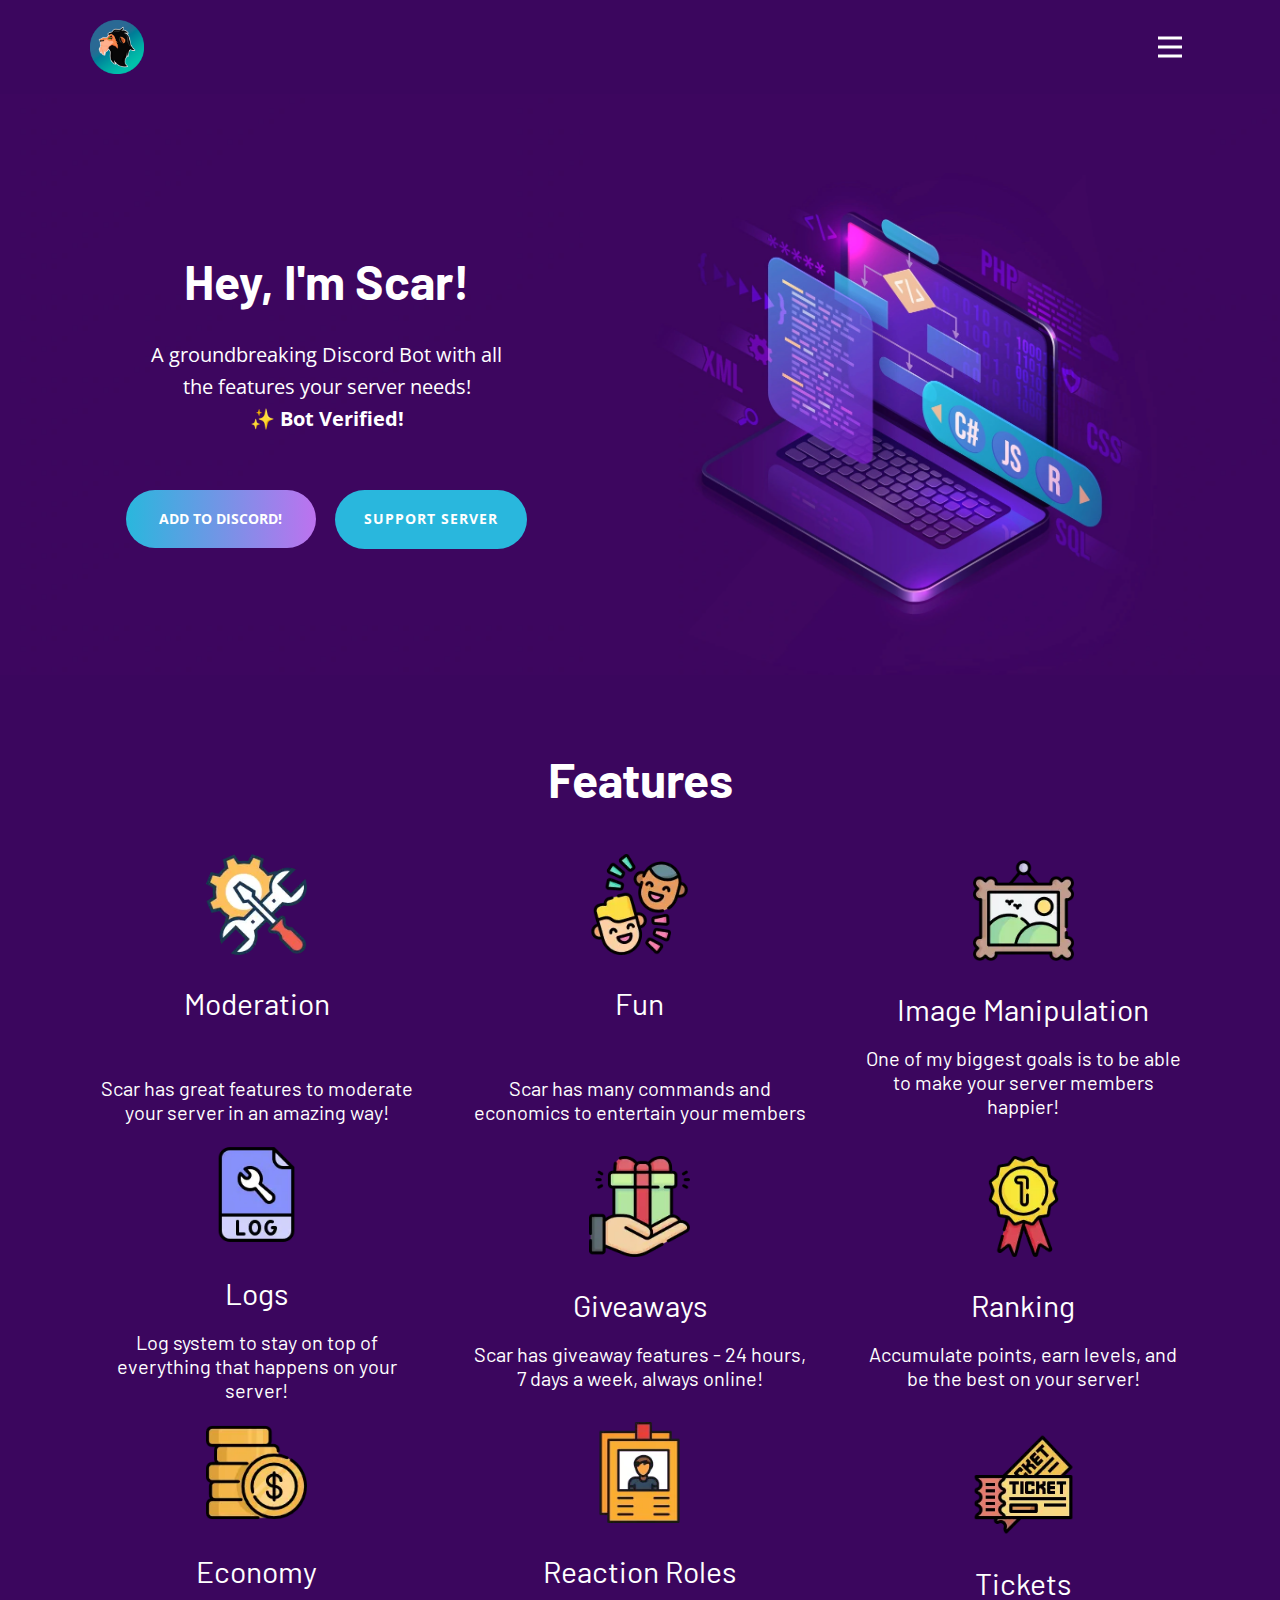
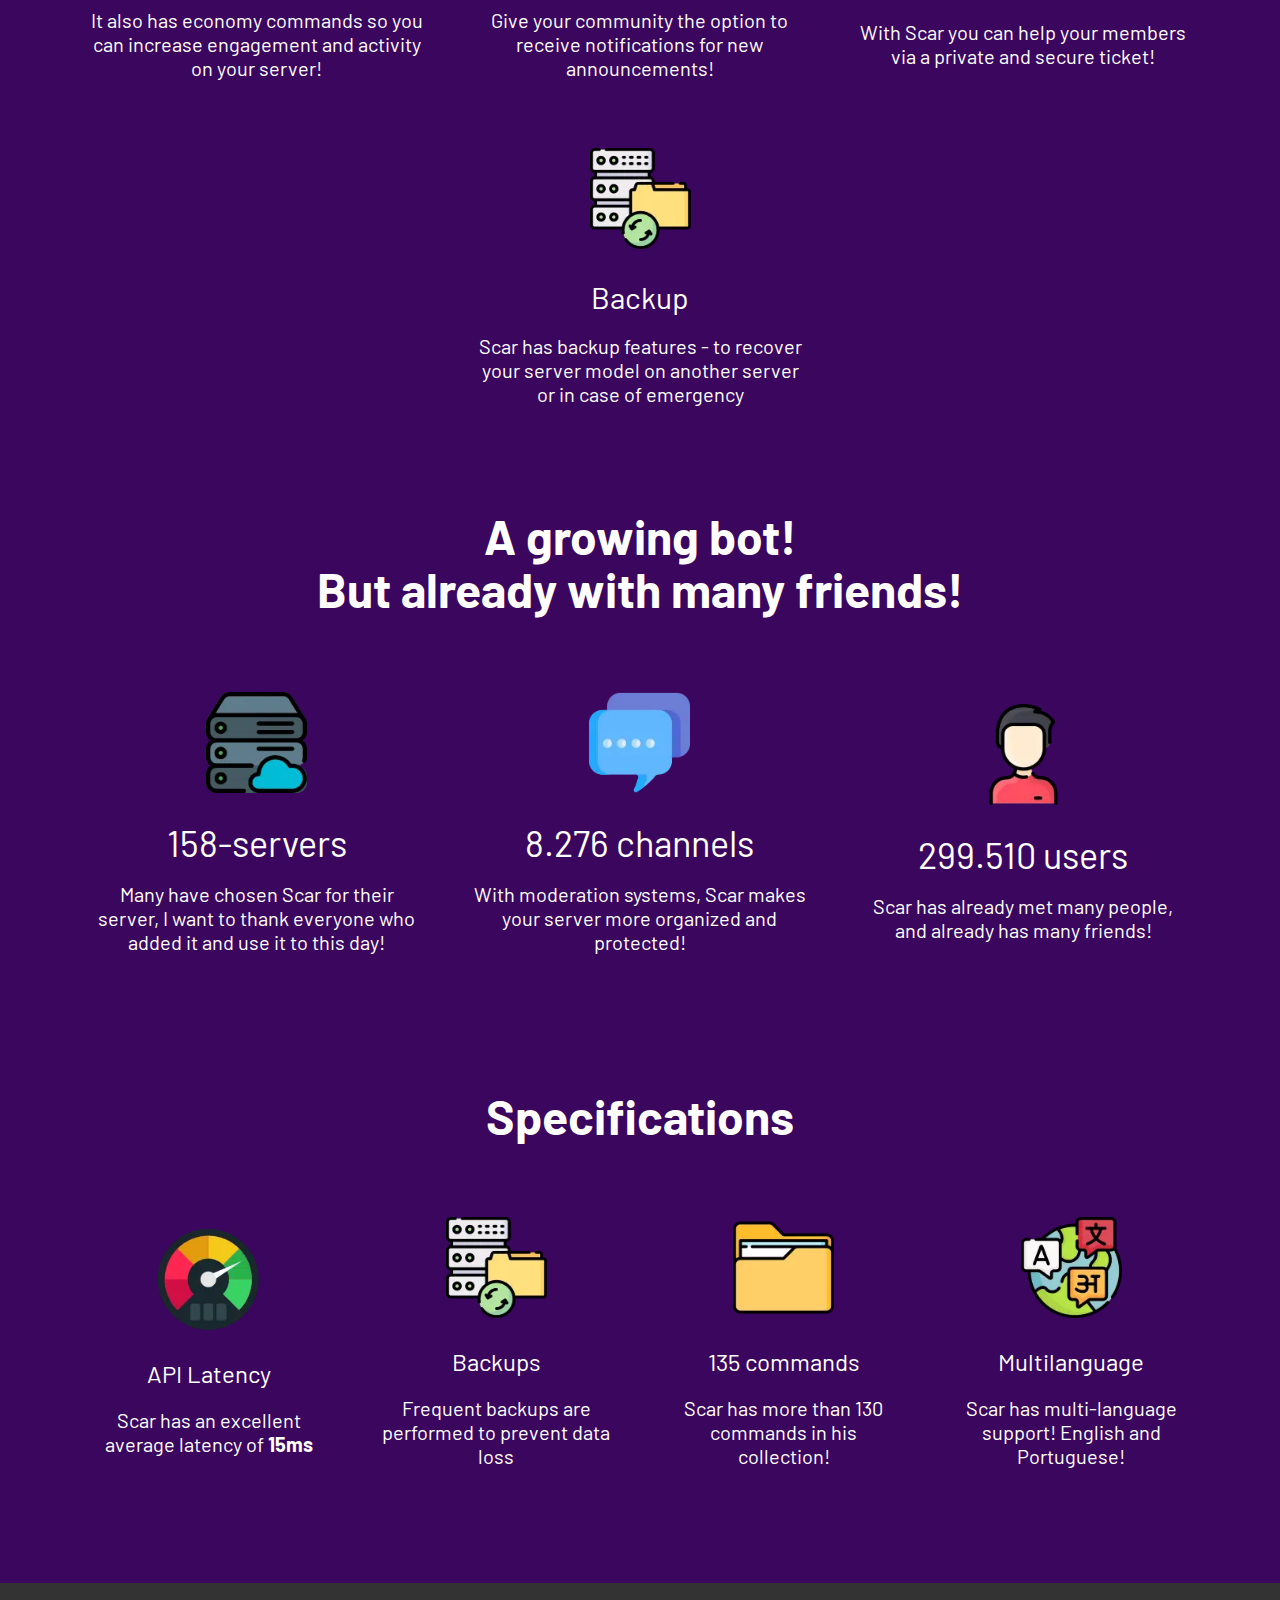
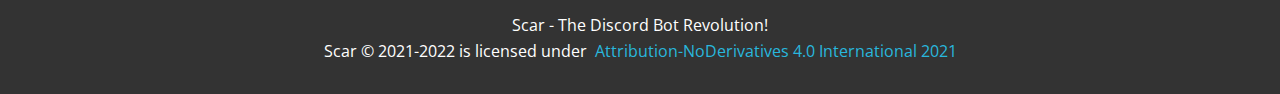
<file: index.html>
<!DOCTYPE html>
<html lang="en-US" , style="font-size: 16px;">
    <head>
        <meta name="viewport" content="width=device-width, initial-scale=1.0" />
        <meta charset="utf-8" />
        <meta name="keywords" content="scar, scarbot, discord, discord bot, economy discord bot, reaction roles discord bot, ticket tool, ticket discord bot, giveaways discord bot" />
        <meta name="description" content="Scar. The Discord Bot Revolution! Administration, Giveaways, Rankup, Economy, Logs, Reaction Roles, Tickets and SO much more!" />
        <link rel="shortcut icon" href="images/image-39.webp" type="image/x-icon" />
        <meta name="page_type" content="np-template-header-footer-from-plugin" />
        <meta property="og:title" content="Scar - A Discord Bot!" />
        <meta property="og:description" content="Scar. The Discord Bot Revolution! Administration, Giveaways, Rankup, Economy, Logs, Reaction Roles, Tickets and SO much more!" />
        <meta property="og:url" content="https://scarbot.com" />
        <title>Scar - A Discord Bot!</title>
        <link href="./home.css" media="screen" rel="stylesheet" />
        <link href="./style.css" media="screen" rel="stylesheet" />
        <script class="u-script" defer src="./jquery.js" type="text/javascript"></script>
        <script class="u-script" defer src="./scriptBase.js" type="text/javascript"></script>
        <link
            id="u-theme-google-font"
            rel="stylesheet"
            href="https://fonts.googleapis.com/css?family=Open+Sans:300,300i,400,400i,500,500i,600,600i,700,700i,800,800i|Barlow:100,100i,200,200i,300,300i,400,400i,500,500i,600,600i,700,700i,800,800i,900,900i"
        />
        <link id="u-page-google-font" rel="stylesheet" href="https://fonts.googleapis.com/css?family=Barlow:100,100i,200,200i,300,300i,400,400i,500,500i,600,600i,700,700i,800,800i,900,900i" />
        <script type="application/ld+json">
            {
                "@context": "http://schema.org",
                "@type": "website",
                "url": "https://scarbot.com",
                "name": "Scar",
                "logo": "images/image.webp"
            }
        </script>
        <meta name="theme-color" content="#3B065E" />
        <meta property="og:type" content="website" />
    </head>
    <body class="u-body u-xl-mode">
        <header class="u-clearfix u-header u-palette-2-base u-sticky u-header" id="sec-2485">
            <div class="u-clearfix u-sheet u-sheet-1">
                <a class="u-image u-logo u-image-1" href="https://scarbot.com/" data-image-width="671" data-image-height="671">
                    <img alt="Logo" , src="images/image.webp" class="u-logo-image u-logo-image-1" />
                </a>
                <nav class="u-menu u-menu-dropdown u-offcanvas u-menu-1" data-responsive-from="XL">
                    <div class="menu-collapse" style="font-size: 1rem; letter-spacing: 0px; font-weight: 700; text-transform: uppercase;">
                        <a
                            class="u-button-style u-custom-active-border-color u-custom-border u-custom-border-color u-custom-borders u-custom-hover-border-color u-custom-left-right-menu-spacing u-custom-padding-bottom u-custom-text-color u-custom-text-hover-color u-custom-top-bottom-menu-spacing u-nav-link u-text-active-palette-1-base u-text-hover-palette-2-base u-text-white"
                            href="#"
                        >
                            <svg class="u-svg-link" viewBox="0 0 24 24">
                                <use xmlns:xlink="http://www.w3.org/1999/xlink" xlink:href="#menu-hamburger"></use>
                            </svg>
                            <svg class="u-svg-content" version="1.1" id="menu-hamburger" viewBox="0 0 16 16" x="0px" y="0px" xmlns:xlink="http://www.w3.org/1999/xlink" xmlns="http://www.w3.org/2000/svg">
                                <g>
                                    <rect y="1" width="16" height="2"></rect>
                                    <rect y="7" width="16" height="2"></rect>
                                    <rect y="13" width="16" height="2"></rect>
                                </g>
                            </svg>
                        </a>
                    </div>
                    <div class="u-nav-container" wfd-invisible="true">
                        <ul class="u-nav u-spacing-30 u-unstyled u-nav-1">
                            <li class="u-nav-item">
                                <a
                                    class="u-border-2 u-border-active-palette-1-base u-border-hover-palette-1-base u-border-no-left u-border-no-right u-border-no-top u-button-style u-nav-link u-text-active-palette-1-base u-text-grey-90 u-text-hover-grey-90"
                                    href="https://scarbot.com/"
                                    style="padding: 10px 0px;"
                                >
                                    Home
                                </a>
                            </li>
                            <li class="u-nav-item">
                                <a
                                    class="u-border-2 u-border-active-palette-1-base u-border-hover-palette-1-base u-border-no-left u-border-no-right u-border-no-top u-button-style u-nav-link u-text-active-palette-1-base u-text-grey-90 u-text-hover-grey-90"
                                    href="https://scarbot.com/commands"
                                    style="padding: 10px 0px;"
                                >
                                    Commands
                                </a>
                            </li>
                            <li class="u-nav-item">
                                <a
                                    class="u-border-2 u-border-active-palette-1-base u-border-hover-palette-1-base u-border-no-left u-border-no-right u-border-no-top u-button-style u-nav-link u-text-active-palette-1-base u-text-grey-90 u-text-hover-grey-90"
                                    href="https://scarbot.com/staff"
                                    style="padding: 10px 0px;"
                                >
                                    Staff Team
                                </a>
                            </li>
                            <li class="u-nav-item">
                                <a
                                    class="u-border-2 u-border-active-palette-1-base u-border-hover-palette-1-base u-border-no-left u-border-no-right u-border-no-top u-button-style u-nav-link u-text-active-palette-1-base u-text-grey-90 u-text-hover-grey-90"
                                    href="https://scarbot.com/donate"
                                    style="padding: 10px 0px;"
                                >
                                    Donate
                                </a>
                            </li>

                            <li class="u-nav-item">
                                <a
                                    class="u-border-2 u-border-active-palette-1-base u-border-hover-palette-1-base u-border-no-left u-border-no-right u-border-no-top u-button-style u-nav-link u-text-active-palette-1-base u-text-grey-90 u-text-hover-grey-90"
                                    href="https://scarbot.com/terms"
                                    style="padding: 10px 0px;"
                                >
                                    Terms of Use
                                </a>
                            </li>
                            <li class="u-nav-item">
                                <a
                                    class="u-border-2 u-border-active-palette-1-base u-border-hover-palette-1-base u-border-no-left u-border-no-right u-border-no-top u-button-style u-nav-link u-text-active-palette-1-base u-text-grey-90 u-text-hover-grey-90"
                                    href="https://scarbot.com/privacy"
                                    style="padding: 10px 0px;"
                                >
                                    Privacy Policy
                                </a>
                            </li>
                        </ul>
                    </div>
                    <div class="u-nav-container-collapse">
                        <div class="u-black u-container-style u-inner-container-layout u-opacity u-opacity-95 u-sidenav">
                            <div class="u-inner-container-layout u-sidenav-overflow">
                                <div class="u-menu-close"></div>
                                <ul class="u-align-center u-nav u-popupmenu-items u-unstyled u-nav-2">
                                    <li class="u-nav-item">
                                        <a class="u-button-style u-nav-link" href="https://scarbot.com/" style="padding: 10px 20px;">Home</a>
                                    </li>
                                    <li class="u-nav-item">
                                        <a class="u-button-style u-nav-link" href="https://scarbot.com/commands" style="padding: 10px 20px;">Commands</a>
                                    </li>
                                    <li class="u-nav-item">
                                        <a class="u-button-style u-nav-link" href="https://scarbot.com/staff" style="padding: 10px 20px;">Staff Team</a>
                                    </li>
                                    <li class="u-nav-item">
                                        <a class="u-button-style u-nav-link" href="https://scarbot.com/donate" style="padding: 10px 20px;">Donate</a>
                                    </li>
                                    <li class="u-nav-item">
                                        <a class="u-button-style u-nav-link" href="https://scarbot.com/terms" style="padding: 10px 20px;">Terms of Use</a>
                                    </li>
                                    <li class="u-nav-item">
                                        <a class="u-button-style u-nav-link" href="https://scarbot.com/privacy" style="padding: 10px 20px;">Privacy Policy</a>
                                    </li>
                                </ul>
                            </div>
                        </div>
                        <div class="u-black u-menu-overlay u-opacity u-opacity-70" wfd-invisible="true"></div>
                    </div>
                </nav>
            </div>
        </header>
        <section class="u-align-left u-clearfix u-image u-section-1" id="carousel_3e8e" data-image-width="1980" data-image-height="1350">
            <div class="u-clearfix u-sheet u-valign-middle-sm u-valign-middle-xl u-valign-middle-xs u-sheet-1">
                <div class="u-clearfix u-expanded-width-md u-expanded-width-sm u-expanded-width-xl u-expanded-width-xs u-layout-wrap u-layout-wrap-1">
                    <div class="u-gutter-0 u-layout">
                        <div class="u-layout-row">
                            <div class="u-align-center u-container-style u-layout-cell u-left-cell u-shape-rectangle u-size-27 u-layout-cell-1">
                                <div class="u-container-layout u-container-layout-1">
                                    <h1 class="u-custom-font u-text u-text-body-alt-color u-text-1">
                                        Hey, I'm Scar!
                                    </h1>
                                    <p class="u-text u-text-body-alt-color u-text-2">
                                        A groundbreaking Discord Bot&nbsp;with all the features your server needs!<br />
                                        ✨ <strong>Bot Verified!</strong>
                                    </p>
                                    <a
                                        href="https://discord.com/oauth2/authorize?client_id=915532683847815198&amp;scope=bot%20applications.commands&amp;permissions=1110119407695"
                                        class="u-btn u-btn-round u-button-style u-gradient u-none u-radius-50 u-text-body-alt-color u-text-hover-white u-btn-1"
                                        target="_blank"
                                    >
                                        Add To Discord!
                                    </a>
                                    <a href="https://discord.gg/zB4f2Etm8A" class="u-btn u-btn-round u-button-style u-hover-palette-1-light-1 u-palette-1-base u-radius-50 u-btn-2" target="_blank">Support Server</a>
                                </div>
                            </div>
                            <div class="u-align-left u-container-style u-image u-layout-cell u-right-cell u-size-33 u-image-1" data-image-width="1372" data-image-height="1235">
                                <div class="u-container-layout u-valign-bottom u-container-layout-2"></div>
                            </div>
                        </div>
                    </div>
                </div>
            </div>
        </section>
        <section class="u-align-center u-clearfix u-palette-2-dark-1 u-section-2" id="sec-26c1">
            <h1 class="u-align-center u-text u-text-1">Features</h1>
            <div class="u-expanded-width-md u-expanded-width-sm u-expanded-width-xs u-list u-list-1">
                <div class="u-repeater u-repeater-1">
                    <div class="u-align-center u-container-style u-list-item u-repeater-item">
                        <div class="u-container-layout u-similar-container u-valign-middle-lg u-valign-middle-xl u-container-layout-1">
                            <span class="u-file-icon u-icon u-icon-1"><img alt="Presentation Image" , src="./images/627495.webp" alt="" /></span>
                            <h3 class="u-text u-text-default u-text-2">
                                Moderation<br />
                                <br />
                            </h3>
                            <h5 class="u-text u-text-3">
                                Scar has great features to moderate your server in an amazing way!
                            </h5>
                        </div>
                    </div>
                    <div class="u-align-center u-container-style u-list-item u-repeater-item">
                        <div class="u-container-layout u-similar-container u-valign-middle-lg u-valign-middle-xl u-container-layout-2">
                            <span class="u-file-icon u-icon u-icon-2"><img src="./images/2058208.webp" alt="" /></span>
                            <h3 class="u-text u-text-default u-text-4">
                                Fun<br />
                                <br />
                            </h3>
                            <h5 class="u-text u-text-5">
                                Scar has many commands and economics to entertain your members
                            </h5>
                        </div>
                    </div>
                    <div class="u-align-center u-container-style u-list-item u-repeater-item">
                        <div class="u-container-layout u-similar-container u-valign-middle-lg u-valign-middle-xl u-container-layout-3">
                            <span class="u-file-icon u-icon u-icon-3"><img src="./images/3719821.webp" alt="" /></span>
                            <h3 class="u-text u-text-default u-text-6">Image Manipulation</h3>
                            <h5 class="u-text u-text-7">
                                One of my biggest goals is to be able to make your server members happier!
                            </h5>
                        </div>
                    </div>
                </div>
            </div>
            <div class="u-expanded-width-md u-expanded-width-sm u-expanded-width-xs u-list u-list-2">
                <div class="u-repeater u-repeater-2">
                    <div class="u-align-center u-container-style u-list-item u-repeater-item">
                        <div class="u-container-layout u-similar-container u-valign-middle-lg u-valign-middle-xl u-container-layout-4">
                            <span class="u-file-icon u-icon u-icon-4"><img src="./images/2305896.webp" alt="" /></span>
                            <h3 class="u-text u-text-default u-text-8">Logs</h3>
                            <h5 class="u-text u-text-9">
                                Log system to stay on top of everything that happens on your server!
                            </h5>
                        </div>
                    </div>
                    <div class="u-align-center u-container-style u-list-item u-repeater-item">
                        <div class="u-container-layout u-similar-container u-valign-middle-lg u-valign-middle-xl u-container-layout-5">
                            <span class="u-file-icon u-icon u-icon-5"><img src="./images/3655364.webp" alt="" /></span>
                            <h3 class="u-text u-text-default u-text-10">Giveaways</h3>
                            <h5 class="u-text u-text-11">
                                Scar has giveaway features - 24 hours, 7 days a week, always online!
                            </h5>
                        </div>
                    </div>
                    <div class="u-align-center u-container-style u-list-item u-repeater-item">
                        <div class="u-container-layout u-similar-container u-valign-middle-lg u-valign-middle-xl u-container-layout-6">
                            <span class="u-file-icon u-icon u-icon-6"><img src="./images/3132785.webp" alt="" /></span>
                            <h3 class="u-text u-text-default u-text-12">Ranking</h3>
                            <h5 class="u-text u-text-13">
                                Accumulate points, earn levels, and be the best on your server!
                            </h5>
                        </div>
                    </div>
                </div>
            </div>
            <div class="u-list u-list-3">
                <div class="u-repeater u-repeater-3"></div>
            </div>
            <div class="u-expanded-width-md u-expanded-width-sm u-expanded-width-xs u-list u-list-4">
                <div class="u-repeater u-repeater-4">
                    <div class="u-align-center u-container-style u-list-item u-repeater-item">
                        <div class="u-container-layout u-similar-container u-valign-middle-lg u-valign-middle-xl u-container-layout-7">
                            <span class="u-file-icon u-icon u-icon-7"><img src="./images/1027961.webp" alt="" /></span>
                            <h3 class="u-text u-text-default u-text-14">Economy</h3>
                            <h5 class="u-text u-text-15">
                                It also has economy commands so you can increase engagement and activity on your server!
                            </h5>
                        </div>
                    </div>
                    <div class="u-align-center u-container-style u-list-item u-repeater-item">
                        <div class="u-container-layout u-similar-container u-valign-middle-lg u-valign-middle-xl u-container-layout-8">
                            <span class="u-file-icon u-icon u-icon-8"><img src="./images/7182514.webp" alt="" /></span>
                            <h3 class="u-text u-text-default u-text-16">Reaction Roles</h3>
                            <h5 class="u-text u-text-17">
                                Give your community the option to receive notifications for new announcements!
                            </h5>
                        </div>
                    </div>
                    <div class="u-align-center u-container-style u-list-item u-repeater-item">
                        <div class="u-container-layout u-similar-container u-valign-middle-lg u-valign-middle-xl u-container-layout-9">
                            <span class="u-file-icon u-icon u-icon-9"><img src="./images/2942962.webp" alt="" /></span>
                            <h3 class="u-text u-text-default u-text-18">Tickets</h3>
                            <h5 class="u-text u-text-19">
                                With Scar you can help your members via a private and secure ticket!
                            </h5>
                        </div>
                    </div>
                </div>
            </div>
            <div class="u-list u-list-5">
                <div class="u-repeater u-repeater-5"></div>
            </div>
            <div class="u-list u-list-6">
                <div class="u-repeater u-repeater-6">
                    <div class="u-align-center u-container-style u-list-item u-repeater-item">
                        <div class="u-container-layout u-similar-container u-valign-bottom-xs u-valign-middle-lg u-valign-middle-md u-valign-middle-sm u-valign-middle-xl u-container-layout-10">
                            <span class="u-file-icon u-icon u-icon-10"><img src="./images/4403114.webp" alt="" /></span>
                            <h3 class="u-text u-text-default u-text-20">Backup</h3>
                            <h5 class="u-text u-text-21">
                                Scar has backup features - to recover your server model on another server or in case of emergency
                            </h5>
                        </div>
                    </div>
                </div>
            </div>
        </section>
        <section class="u-clearfix u-palette-2-base u-section-3" id="carousel_dadf">
            <div class="u-clearfix u-sheet u-sheet-1">
                <h1 class="u-align-center u-text u-text-1">
                    A growing bot!<br />
                    But already with many friends!
                </h1>
                <div class="u-expanded-width-lg u-expanded-width-xl u-list u-list-1">
                    <div class="u-repeater u-repeater-1">
                        <div class="u-align-center u-container-style u-list-item u-repeater-item">
                            <div class="u-container-layout u-similar-container u-valign-middle-lg u-valign-middle-xl u-container-layout-1">
                                <span class="u-file-icon u-icon u-icon-1"><img src="./images/1202702.webp" alt="" /></span>
                                <h2 class="u-text u-text-default u-text-2">158-servers</h2>
                                <h5 class="u-hidden-xs u-text u-text-3">
                                    Many have chosen Scar for their server, I want to thank everyone who added it and use it to this day!
                                </h5>
                            </div>
                        </div>
                        <div class="u-align-center u-container-style u-list-item u-repeater-item">
                            <div class="u-container-layout u-similar-container u-valign-middle-lg u-valign-middle-xl u-container-layout-2">
                                <span class="u-file-icon u-icon u-icon-2"><img src="./images/2190552.webp" alt="" /></span>
                                <h2 class="u-text u-text-default u-text-4">8.276 channels</h2>
                                <h5 class="u-hidden-xs u-text u-text-5">
                                    With moderation systems, Scar makes your server more organized and protected!
                                </h5>
                            </div>
                        </div>
                        <div class="u-align-center u-container-style u-list-item u-repeater-item">
                            <div class="u-container-layout u-similar-container u-valign-middle-lg u-valign-middle-xl u-container-layout-3">
                                <span class="u-file-icon u-icon u-icon-3"><img src="./images/2922506.webp" alt="" /></span>
                                <h2 class="u-text u-text-default u-text-6">299.510 users</h2>
                                <h5 class="u-hidden-xs u-text u-text-7">
                                    Scar has already met many people, and already has many friends!
                                </h5>
                            </div>
                        </div>
                    </div>
                </div>
            </div>
        </section>
        <section class="u-clearfix u-palette-2-base u-section-4" id="sec-001c">
            <div class="u-clearfix u-sheet u-sheet-1">
                <h1 class="u-align-center u-text u-text-1">Specifications</h1>
                <div class="u-expanded-width u-list u-list-1">
                    <div class="u-repeater u-repeater-1">
                        <div class="u-align-center u-container-style u-list-item u-repeater-item">
                            <div class="u-container-layout u-similar-container u-valign-middle u-container-layout-1">
                                <span class="u-file-icon u-icon u-icon-1"><img src="./images/1531130.webp" alt="" /></span>
                                <h4 class="u-text u-text-default u-text-2">API Latency</h4>
                                <h5 class="u-text u-text-3">
                                    Scar has an excellent average latency of
                                    <span style="font-weight: 700;">15ms</span>
                                </h5>
                            </div>
                        </div>
                        <div class="u-align-center u-container-style u-list-item u-repeater-item">
                            <div class="u-container-layout u-similar-container u-valign-middle u-container-layout-2">
                                <span class="u-file-icon u-icon u-icon-2"><img src="./images/4403114.webp" alt="" /></span>
                                <h4 class="u-text u-text-default u-text-4">Backups</h4>
                                <h5 class="u-text u-text-5">
                                    Frequent backups are performed to prevent data loss
                                </h5>
                            </div>
                        </div>
                        <div class="u-align-center u-container-style u-list-item u-repeater-item">
                            <div class="u-container-layout u-similar-container u-valign-middle u-container-layout-3">
                                <span class="u-file-icon u-icon u-icon-3"><img src="./images/3767084.webp" alt="" /></span>
                                <h4 class="u-text u-text-default u-text-6">135 commands</h4>
                                <h5 class="u-text u-text-7">
                                    Scar has more than 130 commands in his collection!
                                </h5>
                            </div>
                        </div>
                        <div class="u-align-center u-container-style u-list-item u-repeater-item">
                            <div class="u-container-layout u-similar-container u-valign-middle u-container-layout-4">
                                <span class="u-file-icon u-icon u-icon-4"><img src="./images/3898082.webp" alt="" /></span>
                                <h4 class="u-text u-text-default u-text-8">Multilanguage</h4>
                                <h5 class="u-text u-text-9">
                                    Scar has multi-language support! English and Portuguese!
                                </h5>
                            </div>
                        </div>
                    </div>
                </div>
            </div>
        </section>
        <footer class="u-align-center u-clearfix u-footer u-grey-80 u-footer" id="sec-2692">
            <div class="u-clearfix u-sheet u-valign-middle u-sheet-1">
                <p class="u-small-text u-text u-text-variant u-text-1">
                    Scar - The Discord Bot Revolution!<br />
                    Scar © 2021-2022 is licensed under&nbsp;
                    <a href="https://creativecommons.org/licenses/by-nd/4.0/?ref=chooser-v1" class="text-primary u-active-none u-border-none u-btn u-button-style u-hover-none u-none u-text-palette-1-base u-btn-1">
                        Attribution-NoDerivatives 4.0 International 2021
                    </a>
                </p>
            </div>
        </footer>
    </body>
</html>
</file>
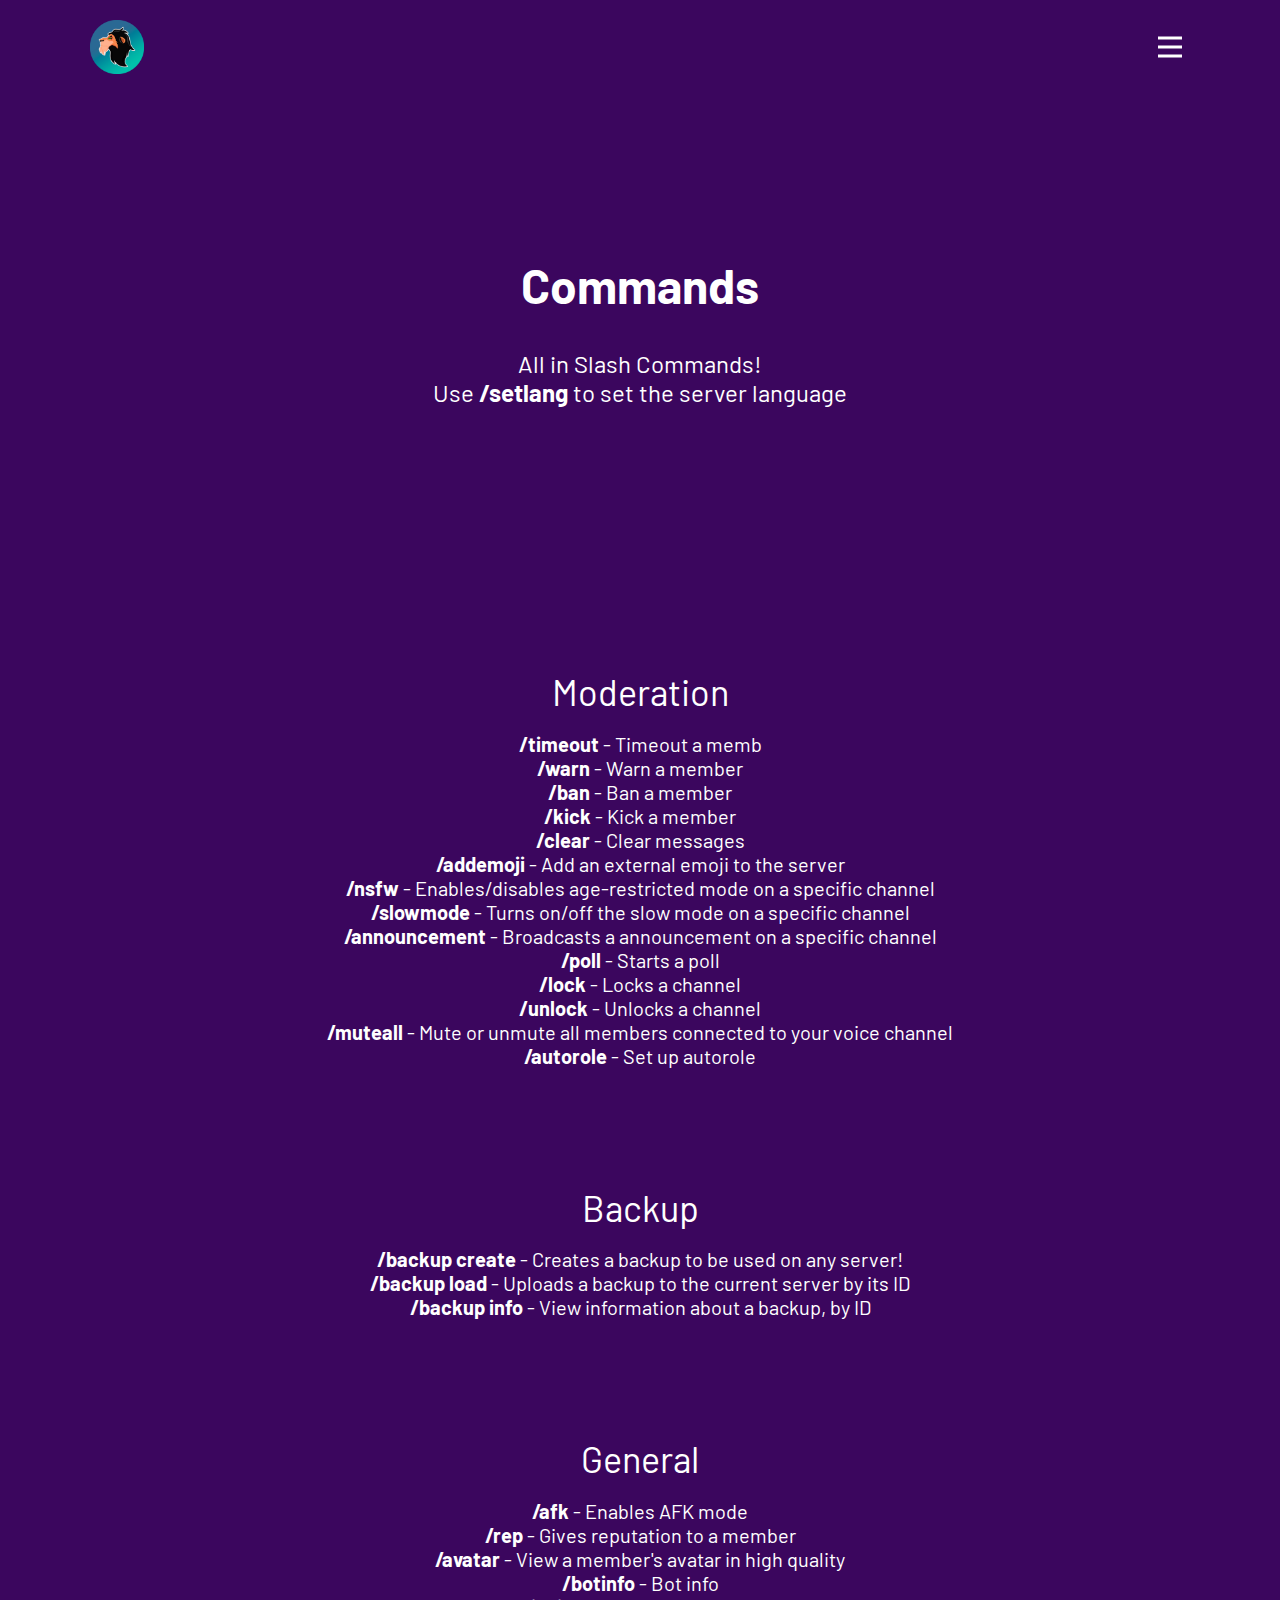
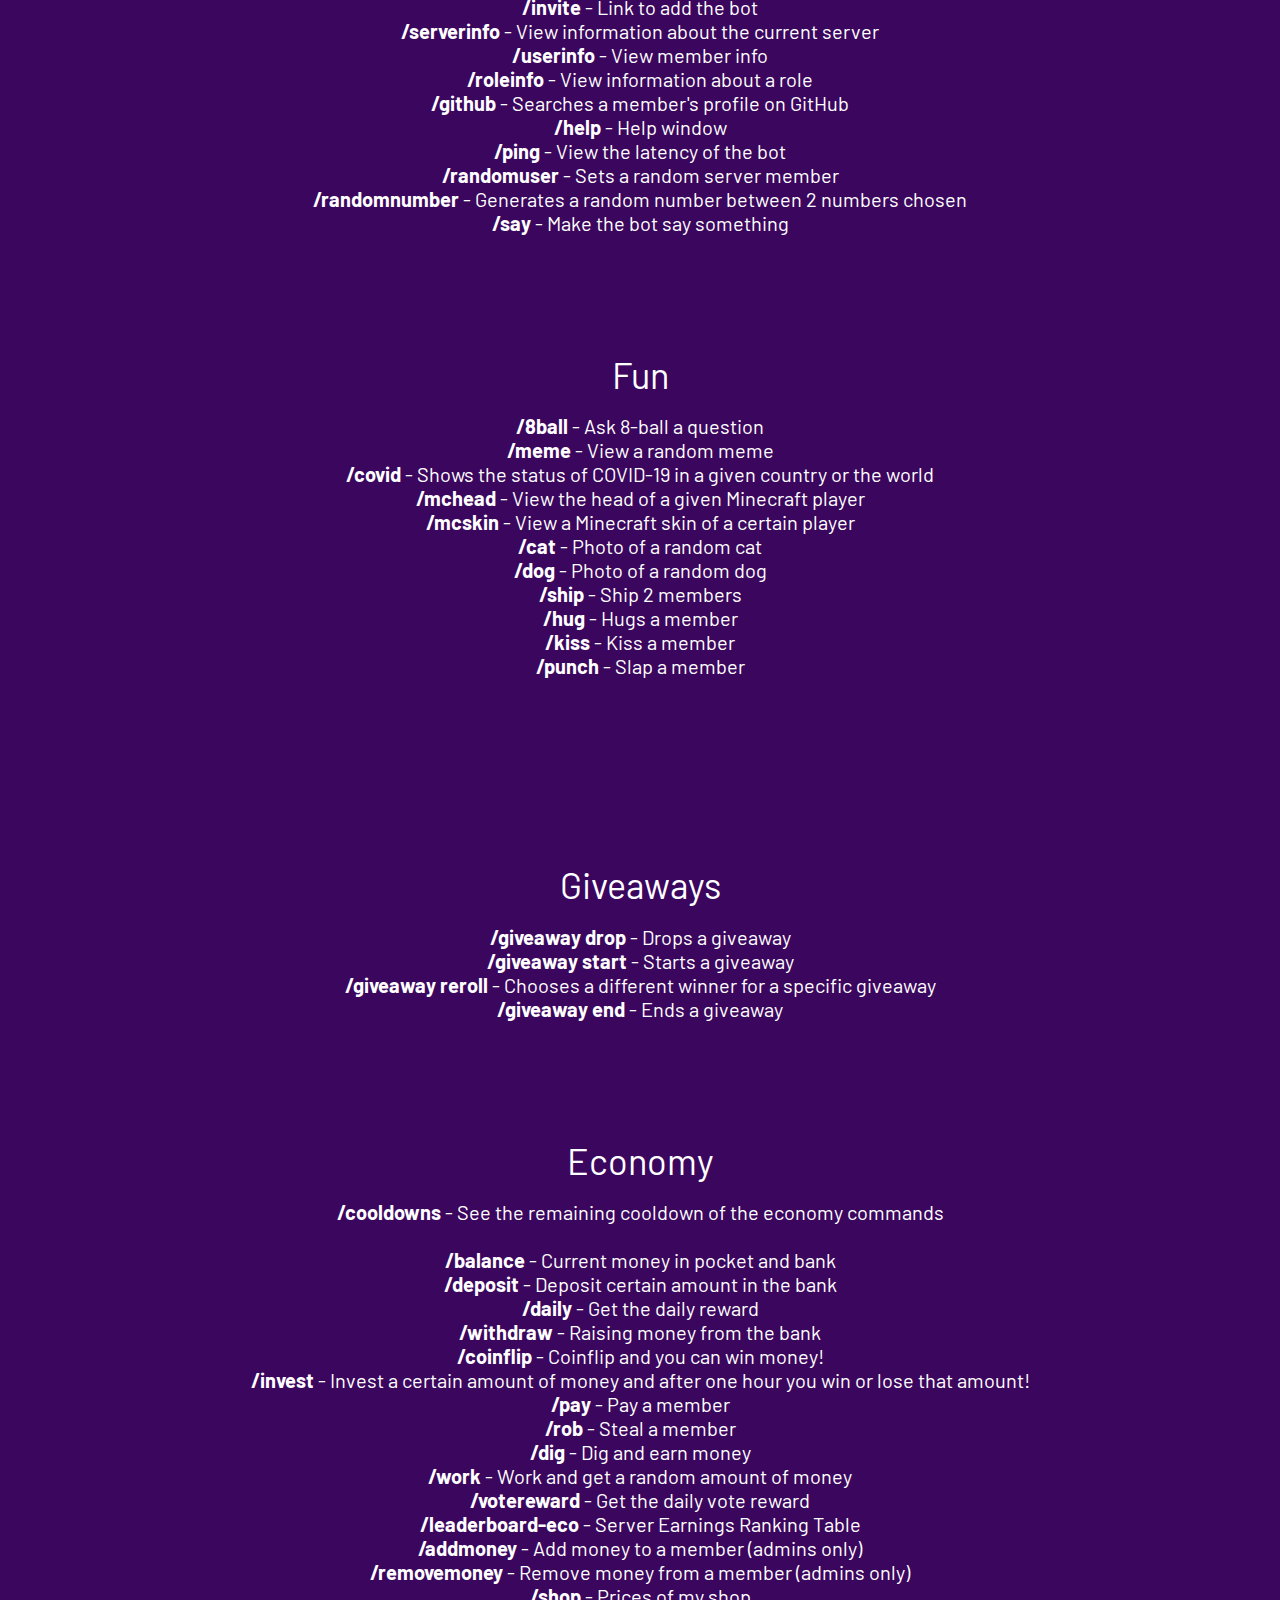
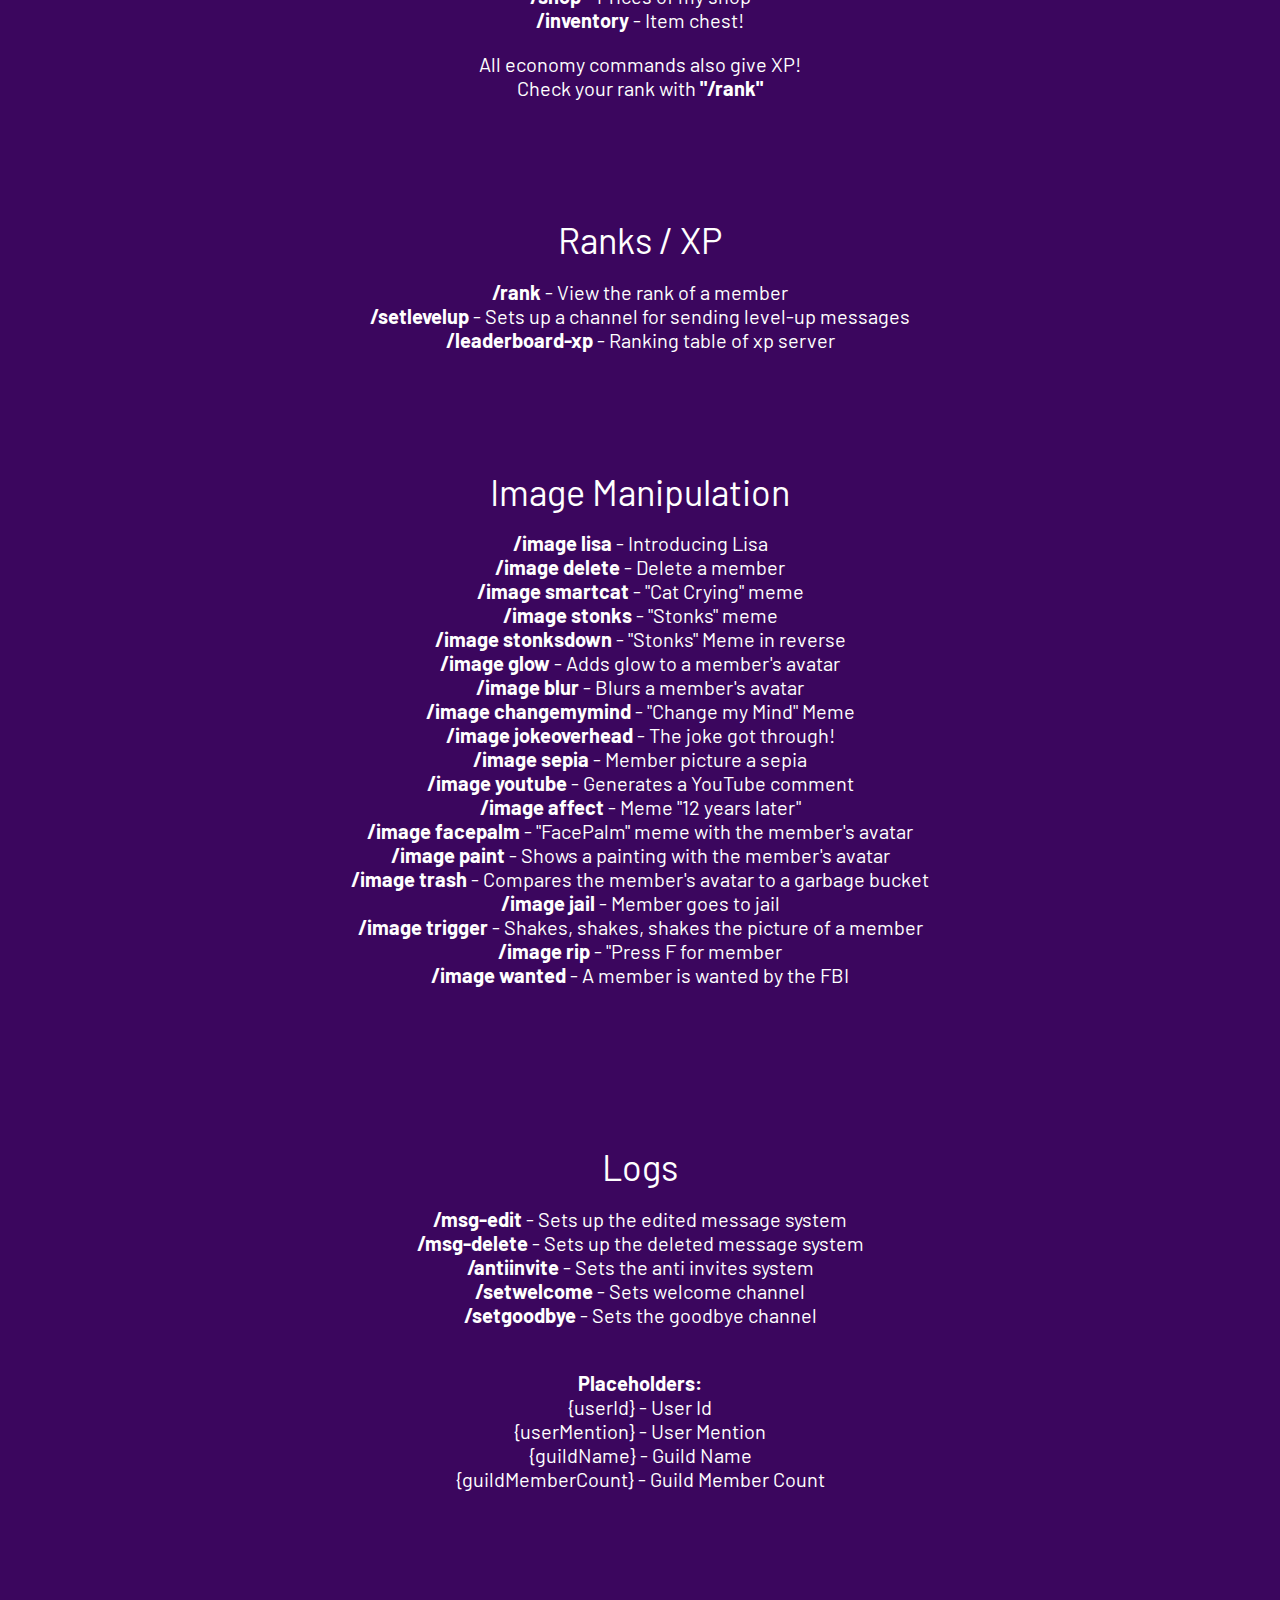
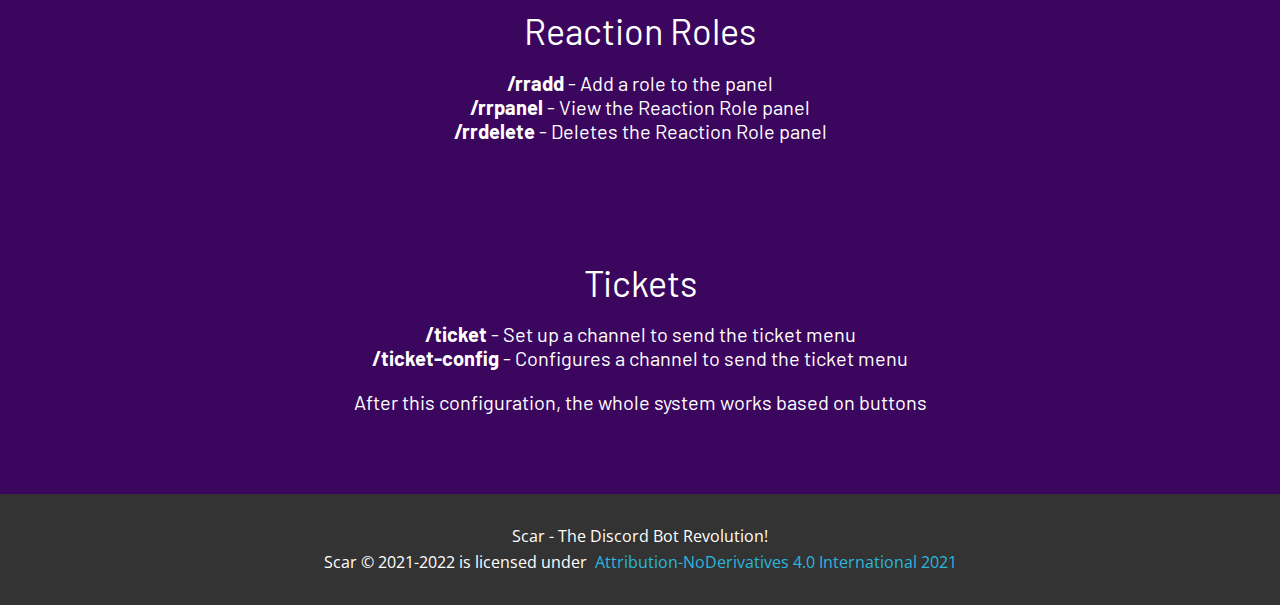
<file: commands/index.html>
<!DOCTYPE html>
<html lang="en-US" , style="font-size: 16px;">
    <head>
        <meta name="viewport" content="width=device-width, initial-scale=1.0" />
        <meta charset="utf-8" />
        <meta name="keywords" content="" />
        <meta name="description" content="" />
        <meta name="robots" content="noindex" />
        <meta name="page_type" content="np-template-header-footer-from-plugin" />
        <meta property="og:title" content="Scar - Commands" />
        <link rel="shortcut icon" href="../images/image-39.webp" type="image/x-icon" />
        <meta property="og:url" content="https://scarbot.com/commands" />
        <title>Scar - Commands</title>
        <link rel="stylesheet" href="../style.css" media="screen" />
        <link rel="stylesheet" href="./commands.css" media="screen" />
        <link
            id="u-theme-google-font"
            rel="stylesheet"
            href="https://fonts.googleapis.com/css?family=Open+Sans:300,300i,400,400i,500,500i,600,600i,700,700i,800,800i|Barlow:100,100i,200,200i,300,300i,400,400i,500,500i,600,600i,700,700i,800,800i,900,900i"
        />
        <script type="application/ld+json">
            {
                "@context": "http://schema.org",
                "@type": "website",
                "url": "https://scarbot.com/commands",
                "name": "Scar",
                "logo": "../images/image.webp"
            }
        </script>
        <meta name="theme-color" content="#3B065E" />
        <meta property="og:description" content="" />
        <meta property="og:type" content="website" />
        <script class="u-script" defer src="../jquery.js" type="text/javascript"></script>
        <script class="u-script" defer src="../scriptBase.js" type="text/javascript"></script>
    </head>

    <body class="u-body u-xl-mode">
        <header class="u-clearfix u-header u-palette-2-base u-sticky u-header" id="sec-2485">
            <div class="u-clearfix u-sheet u-sheet-1">
                <a class="u-image u-logo u-image-1" href="https://scarbot.com/" data-image-width="671" data-image-height="671">
                    <img src="../images/image.webp" class="u-logo-image u-logo-image-1" />
                </a>
                <nav class="u-menu u-menu-dropdown u-offcanvas u-menu-1" data-responsive-from="XL">
                    <div class="menu-collapse" style="font-size: 1rem; letter-spacing: 0px; font-weight: 700; text-transform: uppercase;">
                        <a
                            class="u-button-style u-custom-active-border-color u-custom-border u-custom-border-color u-custom-borders u-custom-hover-border-color u-custom-left-right-menu-spacing u-custom-padding-bottom u-custom-text-color u-custom-text-hover-color u-custom-top-bottom-menu-spacing u-nav-link u-text-active-palette-1-base u-text-hover-palette-2-base u-text-white"
                            href="#"
                        >
                            <svg class="u-svg-link" viewBox="0 0 24 24">
                                <use xmlns:xlink="http://www.w3.org/1999/xlink" xlink:href="#menu-hamburger"></use>
                            </svg>
                            <svg class="u-svg-content" version="1.1" id="menu-hamburger" viewBox="0 0 16 16" x="0px" y="0px" xmlns:xlink="http://www.w3.org/1999/xlink" xmlns="http://www.w3.org/2000/svg">
                                <g>
                                    <rect y="1" width="16" height="2"></rect>
                                    <rect y="7" width="16" height="2"></rect>
                                    <rect y="13" width="16" height="2"></rect>
                                </g>
                            </svg>
                        </a>
                    </div>
                    <div class="u-nav-container" wfd-invisible="true">
                        <ul class="u-nav u-spacing-30 u-unstyled u-nav-1">
                            <li class="u-nav-item">
                                <a
                                    class="u-border-2 u-border-active-palette-1-base u-border-hover-palette-1-base u-border-no-left u-border-no-right u-border-no-top u-button-style u-nav-link u-text-active-palette-1-base u-text-grey-90 u-text-hover-grey-90"
                                    href="https://scarbot.com/"
                                    style="padding: 10px 0px;"
                                >
                                    Home
                                </a>
                            </li>
                            <li class="u-nav-item">
                                <a
                                    class="u-border-2 u-border-active-palette-1-base u-border-hover-palette-1-base u-border-no-left u-border-no-right u-border-no-top u-button-style u-nav-link u-text-active-palette-1-base u-text-grey-90 u-text-hover-grey-90"
                                    href="https://scarbot.com/commands"
                                    style="padding: 10px 0px;"
                                >
                                    Commands
                                </a>
                            </li>
                            <li class="u-nav-item">
                                <a
                                    class="u-border-2 u-border-active-palette-1-base u-border-hover-palette-1-base u-border-no-left u-border-no-right u-border-no-top u-button-style u-nav-link u-text-active-palette-1-base u-text-grey-90 u-text-hover-grey-90"
                                    href="https://scarbot.com/staff"
                                    style="padding: 10px 0px;"
                                >
                                    Staff Team
                                </a>
                            </li>
                            <li class="u-nav-item">
                                <a
                                    class="u-border-2 u-border-active-palette-1-base u-border-hover-palette-1-base u-border-no-left u-border-no-right u-border-no-top u-button-style u-nav-link u-text-active-palette-1-base u-text-grey-90 u-text-hover-grey-90"
                                    href="https://scarbot.com/donate"
                                    style="padding: 10px 0px;"
                                >
                                    Donate
                                </a>
                            </li>

                            <li class="u-nav-item">
                                <a
                                    class="u-border-2 u-border-active-palette-1-base u-border-hover-palette-1-base u-border-no-left u-border-no-right u-border-no-top u-button-style u-nav-link u-text-active-palette-1-base u-text-grey-90 u-text-hover-grey-90"
                                    href="https://scarbot.com/terms"
                                    style="padding: 10px 0px;"
                                >
                                    Terms of Use
                                </a>
                            </li>
                            <li class="u-nav-item">
                                <a
                                    class="u-border-2 u-border-active-palette-1-base u-border-hover-palette-1-base u-border-no-left u-border-no-right u-border-no-top u-button-style u-nav-link u-text-active-palette-1-base u-text-grey-90 u-text-hover-grey-90"
                                    href="https://scarbot.com/privacy"
                                    style="padding: 10px 0px;"
                                >
                                    Privacy Policy
                                </a>
                            </li>
                        </ul>
                    </div>
                    <div class="u-nav-container-collapse">
                        <div class="u-black u-container-style u-inner-container-layout u-opacity u-opacity-95 u-sidenav">
                            <div class="u-inner-container-layout u-sidenav-overflow">
                                <div class="u-menu-close"></div>
                                <ul class="u-align-center u-nav u-popupmenu-items u-unstyled u-nav-2">
                                    <li class="u-nav-item">
                                        <a class="u-button-style u-nav-link" href="https://scarbot.com/" style="padding: 10px 20px;">Home</a>
                                    </li>
                                    <li class="u-nav-item">
                                        <a class="u-button-style u-nav-link" href="https://scarbot.com/commands" style="padding: 10px 20px;">Commands</a>
                                    </li>
                                    <li class="u-nav-item">
                                        <a class="u-button-style u-nav-link" href="https://scarbot.com/staff" style="padding: 10px 20px;">Staff Team</a>
                                    </li>
                                    <li class="u-nav-item">
                                        <a class="u-button-style u-nav-link" href="https://scarbot.com/donate" style="padding: 10px 20px;">Donate</a>
                                    </li>
                                    <li class="u-nav-item">
                                        <a class="u-button-style u-nav-link" href="https://scarbot.com/terms" style="padding: 10px 20px;">Terms of Use</a>
                                    </li>
                                    <li class="u-nav-item">
                                        <a class="u-button-style u-nav-link" href="https://scarbot.com/privacy" style="padding: 10px 20px;">Privacy Policy</a>
                                    </li>
                                </ul>
                            </div>
                        </div>
                        <div class="u-black u-menu-overlay u-opacity u-opacity-70" wfd-invisible="true"></div>
                    </div>
                </nav>
            </div>
        </header>
        <section class="u-clearfix u-palette-2-base u-section-1" id="sec-0b3a">
            <div class="u-clearfix u-sheet u-sheet-1">
                <h1 class="u-align-center u-text u-text-1">Commands</h1>
                <h4 class="u-align-center u-text u-text-default u-text-2">All in Slash Commands!<br>Use <span style="font-weight: 700;">/setlang</span> to set the server language
                </h4>
            </div>
        </section>
        <section class="u-align-left u-clearfix u-palette-2-base u-section-2" id="sec-6c10">
            <div class="u-clearfix u-sheet u-sheet-1">
                <div class="fr-view u-clearfix u-rich-text u-text u-text-1">
                    <h2 id="isPasted" style="text-align: center;">Moderation</h2>
                    <h5 style="text-align: center;">
                        <span style="font-weight: 700;">/timeout</span> - Timeout a memb <br />
                        <span style="font-weight: 700;">/warn</span> - Warn a member <br />
                        <span style="font-weight: 700;">/ban</span> - Ban a member <br />
                        <span style="font-weight: 700;">/kick</span> - Kick a member <br />
                        <span style="font-weight: 700;">/clear</span> - Clear messages <br />
                        <span style="font-weight: 700;">/addemoji</span> - Add an external emoji to the server <br />
                        <span style="font-weight: 700;">/nsfw&nbsp;</span>- Enables/disables age-restricted mode on a specific channel
                        <br />
                        <span style="font-weight: 700;">/slowmode</span> - Turns on/off the slow mode on a specific channel <br />
                        <span style="font-weight: 700;">/announcement</span> - Broadcasts a announcement on a specific channel <br />
                        <span style="font-weight: 700;">/poll</span> - Starts a poll <br />
                        <span style="font-weight: 700;">/lock</span> - Locks a channel <br />
                        <span style="font-weight: 700;">/unlock</span> - Unlocks a channel <br />
                        <span style="font-weight: 700;">/muteall</span> - Mute or unmute all members connected to your voice channel <br />
                        <span style="font-weight: 700;">/autorole</span> - Set up autorole
                    </h5>
                </div>
                <div class="fr-view u-clearfix u-rich-text u-text u-text-2">
                    <h2 id="isPasted" style="text-align: center;">Backup</h2>
                    <h5 style="text-align: center;">
                        <span style="font-weight: 700;">/backup create</span> - Creates a backup to be used on any server! <br />
                        <span style="font-weight: 700;">/backup load</span> - Uploads a backup to the current server by its ID <br />
                        <span style="font-weight: 700;">/backup info</span> - View information about a backup, by ID
                    </h5>
                </div>
                <div class="fr-view u-clearfix u-rich-text u-text u-text-3">
                    <h2 id="isPasted" style="text-align: center;">General</h2>
                    <h5 style="text-align: center;">
                        <span style="font-weight: 700;">/afk</span> - Enables AFK mode <br />
                        <span style="font-weight: 700;">/rep</span> - Gives reputation to a member <br />
                        <span style="font-weight: 700;">/avatar</span> - View a member's avatar in high quality <br />
                        <span style="font-weight: 700;">/botinfo</span> - Bot info <br />
                        <span style="font-weight: 700;">/invite</span> - Link to add the bot <br />
                        <span style="font-weight: 700;">/serverinfo</span> - View information about the current server <br />
                        <span style="font-weight: 700;">/userinfo</span> - View member info <br />
                        <span style="font-weight: 700;">/roleinfo</span> - View information about a role <br />
                        <span style="font-weight: 700;">/github</span> - Searches a member's profile on GitHub <br />
                        <span style="font-weight: 700;">/help</span> - Help window <br />
                        <span style="font-weight: 700;">/ping</span> - View the latency of the bot <br />
                        <span style="font-weight: 700;">/randomuser</span> - Sets a random server member <br />
                        <span style="font-weight: 700;">/randomnumber</span> - Generates a random number between 2 numbers chosen
                        <br />
                        <span style="font-weight: 700;">/say</span> - Make the bot say something
                    </h5>
                </div>
                <div class="fr-view u-clearfix u-rich-text u-text u-text-4">
                    <h2 id="isPasted" style="text-align: center;">Fun</h2>
                    <h5 style="text-align: center;">
                        <span style="font-weight: 700;">/8ball</span> - Ask 8-ball a question <br />
                        <span style="font-weight: 700;">/meme</span> - View a random meme <br />
                        <span style="font-weight: 700;">/covid&nbsp;</span>- Shows the status of COVID-19 in a given country or the world <br />
                        <span style="font-weight: 700;">/mchead</span> - View the head of a given Minecraft player <br />
                        <span style="font-weight: 700;">/mcskin</span> - View a Minecraft skin of a certain player <br />
                        <span style="font-weight: 700;">/cat</span> - Photo of a random cat <br />
                        <span style="font-weight: 700;">/dog</span> - Photo of a random dog <br />
                        <span style="font-weight: 700;">/ship</span> - Ship 2 members <br />
                        <span style="font-weight: 700;">/hug</span> - Hugs a member <br />
                        <span style="font-weight: 700;">/kiss</span> - Kiss a member <br />
                        <span style="font-weight: 700;">/punch</span> - Slap a member
                    </h5>
                </div>
            </div>
        </section>
        <section class="u-align-left u-clearfix u-palette-2-base u-section-3" id="sec-0cdc">
            <div class="u-clearfix u-sheet u-sheet-1">
                <div class="fr-view u-clearfix u-rich-text u-text u-text-1">
                    <h2 id="isPasted" style="text-align: center;">Giveaways</h2>
                    <h5 style="text-align: center;">
                        <span style="font-weight: 700;">/giveaway drop</span> - Drops a giveaway<br />
                        <span style="font-weight: 700;">/giveaway start </span> - Starts a giveaway <br />
                        <span style="font-weight: 700;">/giveaway reroll</span> - Chooses a different winner for a specific giveaway
                        <br />
                        <span style="font-weight: 700;">/giveaway end</span> - Ends a giveaway
                    </h5>
                </div>
                <div class="fr-view u-clearfix u-rich-text u-text u-text-2">
                    <h2 id="isPasted" style="text-align: center;">Economy</h2>
                    <h5 style="text-align: center;">
                        <span style="font-weight: 700;">/cooldowns</span> - See the remaining cooldown of the economy commands<br />
                        <br />
                        <span style="font-weight: 700;">/balance</span> - Current money in pocket and bank <br />
                        <span style="font-weight: 700;">/deposit</span> - Deposit certain amount in the bank <br />
                        <span style="font-weight: 700;">/daily</span> - Get the daily reward <br />
                        <span style="font-weight: 700;">/withdraw</span> - Raising money from the bank <br />
                        <span style="font-weight: 700;">/coinflip</span> - Coinflip and you can win money! <br />
                        <span style="font-weight: 700;">/invest</span> - Invest a certain amount of money and after one hour you win or lose that amount!<br />
                        <span style="font-weight: 700;">/pay</span> - Pay a member <br />
                        <span style="font-weight: 700;">/rob</span> - Steal a member <br />
                        <span style="font-weight: 700;">/dig</span> - Dig and earn money <br />
                        <span style="font-weight: 700;">/work&nbsp;</span>- Work and get a random amount of money <br />
                        <span style="font-weight: 700;">/votereward</span> - Get the daily vote reward <br />
                        <span style="font-weight: 700;">/leaderboard-eco</span> - Server Earnings Ranking Table <br />
                        <span style="font-weight: 700;">/addmoney</span> - Add money to a member (admins only) <br />
                        <span style="font-weight: 700;">/removemoney</span> - Remove money from a member (admins only) <br />
                        <span style="font-weight: 700;">/shop</span> - Prices of my shop <br />
                        <span style="font-weight: 700;">/inventory</span> - Item chest! <br />
                    </h5>
                    <h5 style="text-align: center;">
                        All economy commands also give XP! <br />
                        Check your rank with <span style="font-weight: 700;">"/rank"</span>
                    </h5>
                </div>
                <div class="fr-view u-clearfix u-rich-text u-text u-text-3">
                    <h2 id="isPasted" style="text-align: center;">Ranks / XP</h2>
                    <h5 style="text-align: center;">
                        <span style="font-weight: 700;">/rank</span> - View the rank of a member <br />
                        <span style="font-weight: 700;">/setlevelup</span> - Sets up a channel for sending level-up messages<br />
                        <span style="font-weight: 700;">/leaderboard-xp</span> - Ranking table of xp server
                    </h5>
                </div>
                <div class="fr-view u-clearfix u-rich-text u-text u-text-4">
                    <h2 id="isPasted" style="text-align: center;">Image Manipulation</h2>
                    <h5 style="text-align: center;">
                        <span style="font-weight: 700;">/image lisa</span> - Introducing Lisa <br />
                        <span style="font-weight: 700;">/image delete</span> - Delete a member <br />
                        <span style="font-weight: 700;">/image smartcat</span> - "Cat Crying" meme <br />
                        <span style="font-weight: 700;">/image stonks</span> - "Stonks" meme <br />
                        <span style="font-weight: 700;">/image stonksdown</span> - "Stonks" Meme in reverse <br />
                        <span style="font-weight: 700;">/image glow</span> - Adds glow to a member's avatar <br />
                        <span style="font-weight: 700;">/image blur</span> - Blurs a member's avatar <br />
                        <span style="font-weight: 700;">/image changemymind</span> - "Change my Mind" Meme <br />
                        <span style="font-weight: 700;">/image jokeoverhead</span> - The joke got through! <br />
                        <span style="font-weight: 700;">/image sepia</span> - Member picture a sepia <br />
                        <span style="font-weight: 700;">/image youtube</span> - Generates a YouTube comment <br />
                        <span style="font-weight: 700;">/image affect</span> - Meme "12 years later" <br />
                        <span style="font-weight: 700;">/image facepalm</span> - "FacePalm" meme with the member's avatar <br />
                        <span style="font-weight: 700;">/image paint</span> - Shows a painting with the member's avatar <br />
                        <span style="font-weight: 700;">/image trash</span> - Compares the member's avatar to a garbage bucket <br />
                        <span style="font-weight: 700;">/image jail</span> - Member goes to jail <br />
                        <span style="font-weight: 700;">/image trigger</span> - Shakes, shakes, shakes the picture of a member <br />
                        <span style="font-weight: 700;">/image rip</span> - "Press F for member <br />
                        <span style="font-weight: 700;">/image wanted</span> - A member is wanted by the FBI
                    </h5>
                </div>
            </div>
        </section>
        <section class="u-align-left u-clearfix u-palette-2-base u-section-4" id="sec-5cc4">
            <div class="u-clearfix u-sheet u-valign-middle u-sheet-1">
                <div class="fr-view u-clearfix u-rich-text u-text u-text-1">
                    <h2 id="isPasted" style="text-align: center;">Logs</h2>
                    <h5 style="text-align: center;">
                        <span style="font-weight: 700;">/msg-edit</span> - Sets up the edited message system <br />
                        <span style="font-weight: 700;">/msg-delete</span> - Sets up the deleted message system <br />
                        <span style="font-weight: 700;">/antiinvite</span> - Sets the anti invites system <br />
                        <span style="font-weight: 700;">/setwelcome</span> - Sets welcome channel <br />
                        <span style="font-weight: 700;">/setgoodbye</span> - Sets the goodbye channel<br />
                        <br />
                        <h5 style="text-align: center;">
                            <span style="font-weight: 700;">Placeholders:</span> <br />
                            {userId} - User Id<br />
                            {userMention} - User Mention<br />
                            {guildName} - Guild Name<br />
                            {guildMemberCount} - Guild Member Count
                        </h5>
                    </h5>
                </div>
                <div class="fr-view u-clearfix u-rich-text u-text u-text-2">
                    <h2 id="isPasted" style="text-align: center;">Reaction Roles</h2>
                    <h5 style="text-align: center;">
                        <span style="font-weight: 700;">/rradd</span> - Add a role to the panel <br />
                        <span style="font-weight: 700;">/rrpanel</span> - View the Reaction Role panel <br />
                        <span style="font-weight: 700;">/rrdelete</span> - Deletes the Reaction Role panel
                    </h5>
                </div>
                <div class="fr-view u-clearfix u-rich-text u-text u-text-3">
                    <h2 id="isPasted" style="text-align: center;">Tickets</h2>
                    <h5 style="text-align: center;">
                        <span style="font-weight: 700;">/ticket</span> - Set up a channel to send the ticket menu <br />
                        <span style="font-weight: 700;">/ticket-config</span> - Configures a channel to send the ticket menu
                    </h5>
                    <h5 style="text-align: center;">After this configuration, the whole system works based on buttons</h5>
                </div>
            </div>
        </section>
        <footer class="u-align-center u-clearfix u-footer u-grey-80 u-footer" id="sec-2692">
            <div class="u-clearfix u-sheet u-valign-middle u-sheet-1">
                <p class="u-small-text u-text u-text-variant u-text-1">
                    Scar - The Discord Bot Revolution! <br />
                    Scar © 2021-2022 is licensed under&nbsp;
                    <a href="https://creativecommons.org/licenses/by-nd/4.0/?ref=chooser-v1" class="text-primary u-active-none u-border-none u-btn u-button-style u-hover-none u-none u-text-palette-1-base u-btn-1">
                        Attribution-NoDerivatives 4.0 International 2021
                    </a>
                </p>
            </div>
        </footer>
    </body>
</html>
</file>
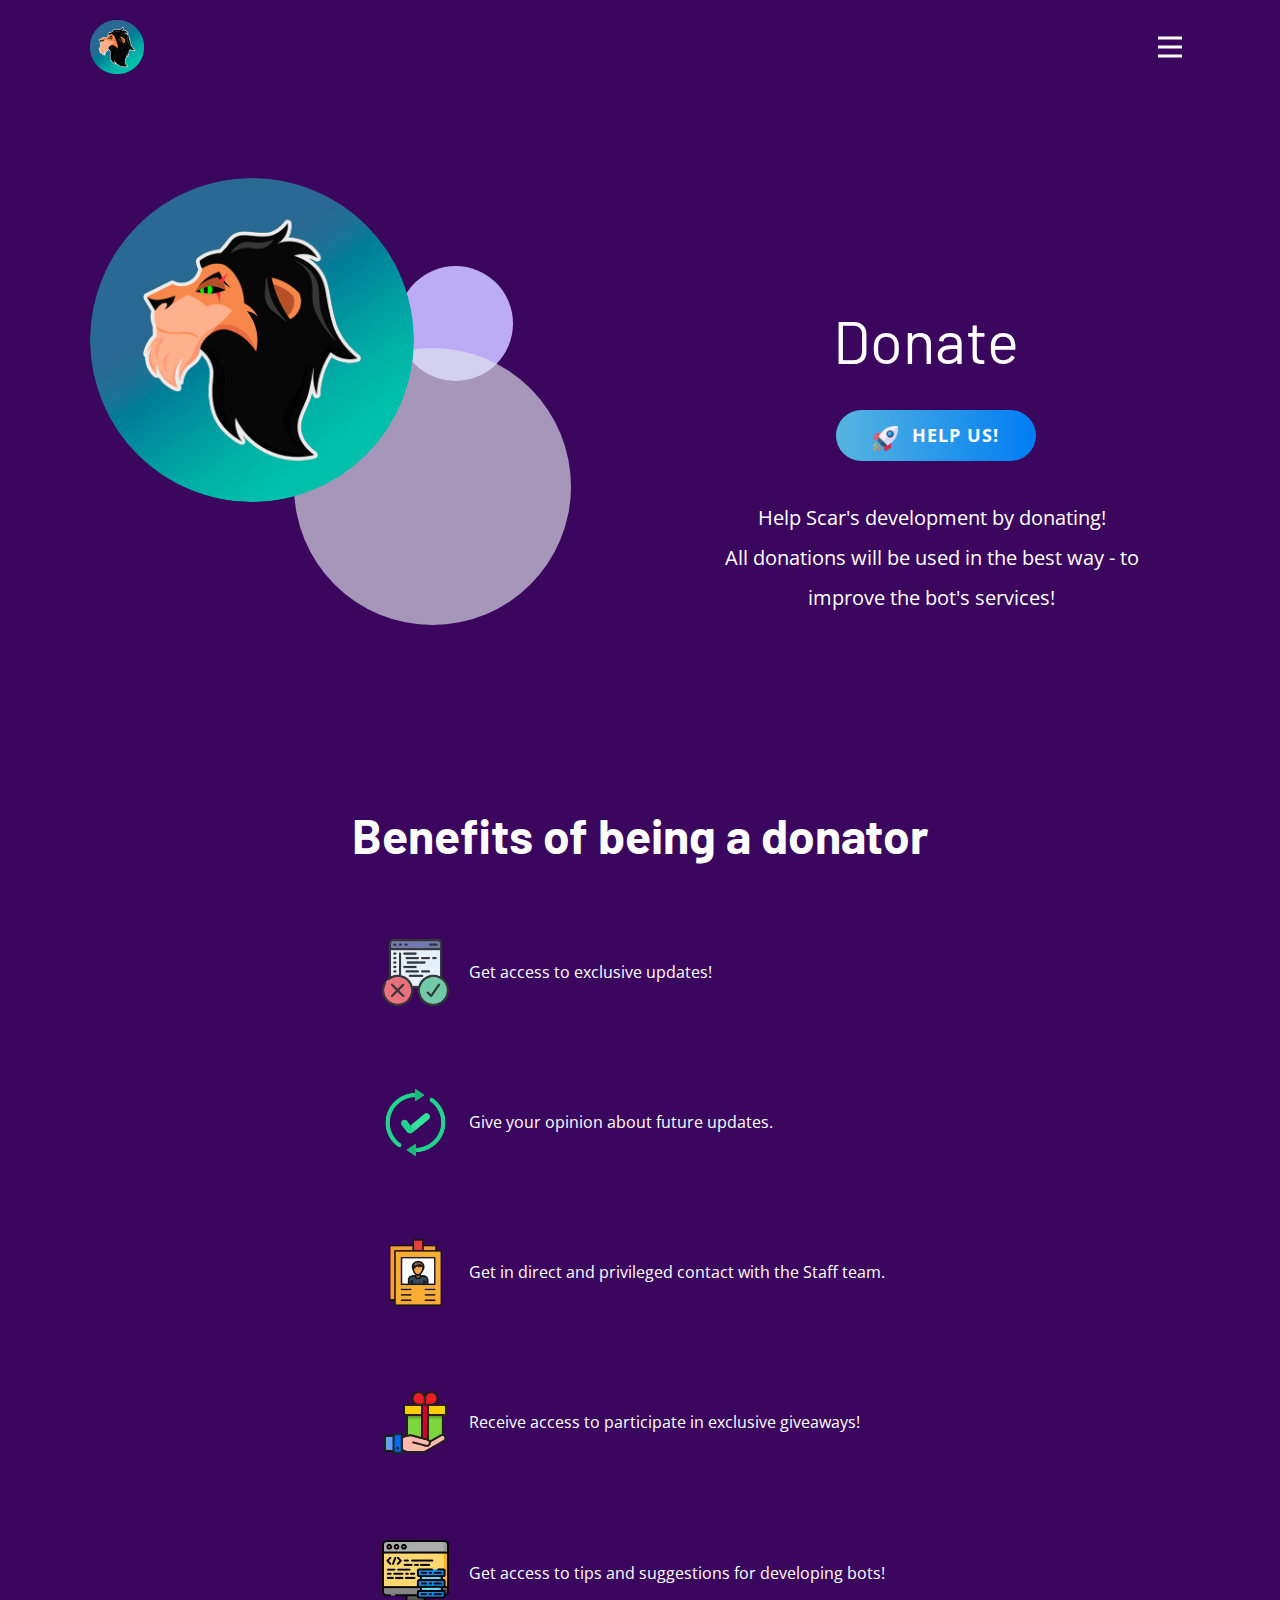
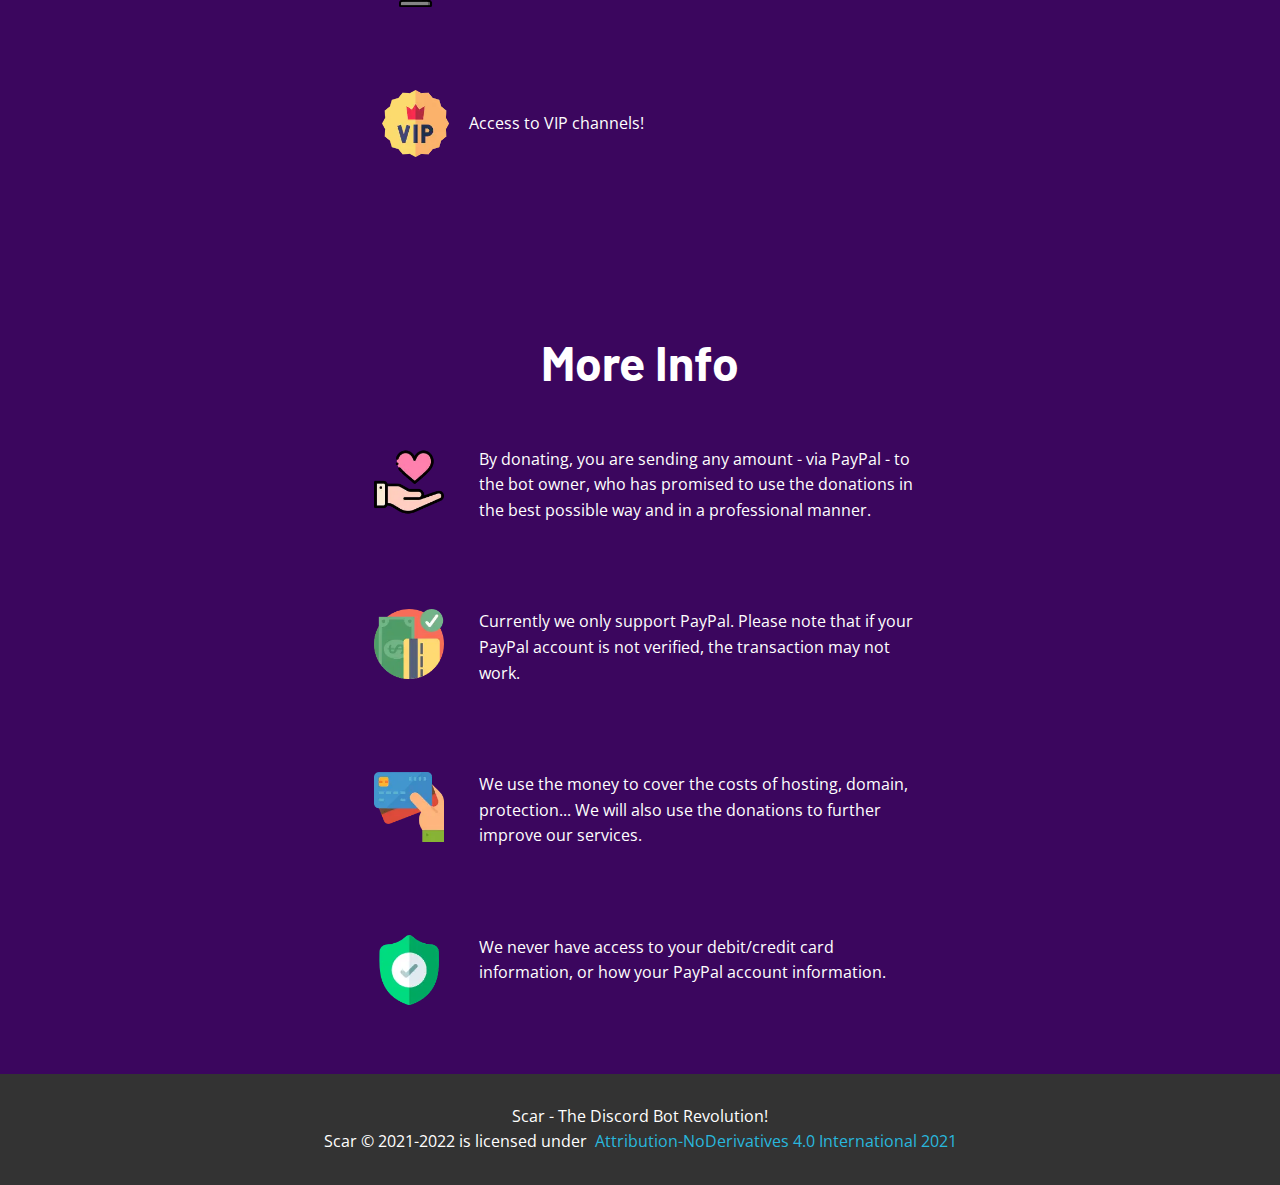
<file: donate/index.html>
<!DOCTYPE html>
<html lang="en-US" , style="font-size: 16px;">
    <head>
        <meta name="viewport" content="width=device-width, initial-scale=1.0" />
        <meta charset="utf-8" />
        <meta name="keywords" content="" />
        <meta name="description" content="" />
        <meta name="robots" content="noindex" />
        <meta name="page_type" content="np-template-header-footer-from-plugin" />
        <meta property="og:title" content="Scar - Donate" />
        <link rel="shortcut icon" href="../images/image-39.webp" type="image/x-icon" />
        <meta property="og:url" content="https://scarbot.com/donate" />
        <title>Scar - Donate</title>
        <link rel="stylesheet" href="../style.css" media="screen" />
        <link rel="stylesheet" href="./donate.css" media="screen" />
        <link
            id="u-theme-google-font"
            rel="stylesheet"
            href="https://fonts.googleapis.com/css?family=Open+Sans:300,300i,400,400i,500,500i,600,600i,700,700i,800,800i|Barlow:100,100i,200,200i,300,300i,400,400i,500,500i,600,600i,700,700i,800,800i,900,900i"
        />
        <script type="application/ld+json">
            {
                "@context": "http://schema.org",
                "@type": "website",
                "url": "https://scarbot.com/donate",
                "name": "Scar",
                "logo": "../images/image.webp"
            }
        </script>
        <meta name="theme-color" content="#3B065E" />
        <meta property="og:description" content="" />
        <meta property="og:type" content="website" />
        <script class="u-script" defer src="../jquery.js" type="text/javascript"></script>
        <script class="u-script" defer src="../scriptBase.js" type="text/javascript"></script>
    </head>

    <body class="u-body u-xl-mode">
        <header class="u-clearfix u-header u-palette-2-base u-sticky u-header" id="sec-2485">
            <div class="u-clearfix u-sheet u-sheet-1">
                <a class="u-image u-logo u-image-1" href="https://scarbot.com/" data-image-width="671" data-image-height="671">
                    <img src="../images/image.webp" class="u-logo-image u-logo-image-1" />
                </a>
                <nav class="u-menu u-menu-dropdown u-offcanvas u-menu-1" data-responsive-from="XL">
                    <div class="menu-collapse" style="font-size: 1rem; letter-spacing: 0px; font-weight: 700; text-transform: uppercase;">
                        <a
                            class="u-button-style u-custom-active-border-color u-custom-border u-custom-border-color u-custom-borders u-custom-hover-border-color u-custom-left-right-menu-spacing u-custom-padding-bottom u-custom-text-color u-custom-text-hover-color u-custom-top-bottom-menu-spacing u-nav-link u-text-active-palette-1-base u-text-hover-palette-2-base u-text-white"
                            href="#"
                        >
                            <svg class="u-svg-link" viewBox="0 0 24 24">
                                <use xmlns:xlink="http://www.w3.org/1999/xlink" xlink:href="#menu-hamburger"></use>
                            </svg>
                            <svg class="u-svg-content" version="1.1" id="menu-hamburger" viewBox="0 0 16 16" x="0px" y="0px" xmlns:xlink="http://www.w3.org/1999/xlink" xmlns="http://www.w3.org/2000/svg">
                                <g>
                                    <rect y="1" width="16" height="2"></rect>
                                    <rect y="7" width="16" height="2"></rect>
                                    <rect y="13" width="16" height="2"></rect>
                                </g>
                            </svg>
                        </a>
                    </div>
                    <div class="u-nav-container" wfd-invisible="true">
                        <ul class="u-nav u-spacing-30 u-unstyled u-nav-1">
                            <li class="u-nav-item">
                                <a
                                    class="u-border-2 u-border-active-palette-1-base u-border-hover-palette-1-base u-border-no-left u-border-no-right u-border-no-top u-button-style u-nav-link u-text-active-palette-1-base u-text-grey-90 u-text-hover-grey-90"
                                    href="https://scarbot.com/"
                                    style="padding: 10px 0px;"
                                >
                                    Home
                                </a>
                            </li>
                            <li class="u-nav-item">
                                <a
                                    class="u-border-2 u-border-active-palette-1-base u-border-hover-palette-1-base u-border-no-left u-border-no-right u-border-no-top u-button-style u-nav-link u-text-active-palette-1-base u-text-grey-90 u-text-hover-grey-90"
                                    href="https://scarbot.com/commands"
                                    style="padding: 10px 0px;"
                                >
                                    Commands
                                </a>
                            </li>
                            <li class="u-nav-item">
                                <a
                                    class="u-border-2 u-border-active-palette-1-base u-border-hover-palette-1-base u-border-no-left u-border-no-right u-border-no-top u-button-style u-nav-link u-text-active-palette-1-base u-text-grey-90 u-text-hover-grey-90"
                                    href="https://scarbot.com/staff"
                                    style="padding: 10px 0px;"
                                >
                                    Staff Team
                                </a>
                            </li>
                            <li class="u-nav-item">
                                <a
                                    class="u-border-2 u-border-active-palette-1-base u-border-hover-palette-1-base u-border-no-left u-border-no-right u-border-no-top u-button-style u-nav-link u-text-active-palette-1-base u-text-grey-90 u-text-hover-grey-90"
                                    href="https://scarbot.com/donate"
                                    style="padding: 10px 0px;"
                                >
                                    Donate
                                </a>
                            </li>
                            <li class="u-nav-item">
                                <a
                                    class="u-border-2 u-border-active-palette-1-base u-border-hover-palette-1-base u-border-no-left u-border-no-right u-border-no-top u-button-style u-nav-link u-text-active-palette-1-base u-text-grey-90 u-text-hover-grey-90"
                                    href="https://scarbot.com/terms"
                                    style="padding: 10px 0px;"
                                >
                                    Terms of Use
                                </a>
                            </li>
                            <li class="u-nav-item">
                                <a
                                    class="u-border-2 u-border-active-palette-1-base u-border-hover-palette-1-base u-border-no-left u-border-no-right u-border-no-top u-button-style u-nav-link u-text-active-palette-1-base u-text-grey-90 u-text-hover-grey-90"
                                    href="https://scarbot.com/privacy"
                                    style="padding: 10px 0px;"
                                >
                                    Privacy Policy
                                </a>
                            </li>
                        </ul>
                    </div>
                    <div class="u-nav-container-collapse">
                        <div class="u-black u-container-style u-inner-container-layout u-opacity u-opacity-95 u-sidenav">
                            <div class="u-inner-container-layout u-sidenav-overflow">
                                <div class="u-menu-close"></div>
                                <ul class="u-align-center u-nav u-popupmenu-items u-unstyled u-nav-2">
                                    <li class="u-nav-item">
                                        <a class="u-button-style u-nav-link" href="https://scarbot.com/" style="padding: 10px 20px;">Home</a>
                                    </li>
                                    <li class="u-nav-item">
                                        <a class="u-button-style u-nav-link" href="https://scarbot.com/commands" style="padding: 10px 20px;">Commands</a>
                                    </li>
                                    <li class="u-nav-item">
                                        <a class="u-button-style u-nav-link" href="https://scarbot.com/staff" style="padding: 10px 20px;">Staff Team</a>
                                    </li>
                                    <li class="u-nav-item">
                                        <a class="u-button-style u-nav-link" href="https://scarbot.com/donate" style="padding: 10px 20px;">Donate</a>
                                    </li>
                                    <li class="u-nav-item">
                                        <a class="u-button-style u-nav-link" href="https://scarbot.com/terms" style="padding: 10px 20px;">Terms of Use</a>
                                    </li>
                                    <li class="u-nav-item">
                                        <a class="u-button-style u-nav-link" href="https://scarbot.com/privacy" style="padding: 10px 20px;">Privacy Policy</a>
                                    </li>
                                </ul>
                            </div>
                        </div>
                        <div class="u-black u-menu-overlay u-opacity u-opacity-70" wfd-invisible="true"></div>
                    </div>
                </nav>
            </div>
        </header>
        <section class="skrollable u-clearfix u-palette-2-base u-section-1" id="carousel_ba48">
            <div class="u-clearfix u-sheet u-valign-middle-xl u-sheet-1">
                <div class="u-palette-3-light-2 u-shape u-shape-circle u-shape-1"></div>
                <div class="u-opacity u-opacity-65 u-palette-5-light-2 u-shape u-shape-circle u-shape-2"></div>
                <div class="u-align-left u-image u-image-circle u-preserve-proportions u-image-1" alt="" data-image-width="671" data-image-height="671"></div>
                <h2 class="u-text u-text-1">Donate <br /></h2>
                <a
                    href="https://www.paypal.com/donate/?hosted_button_id=J7YTX5PJSCF7U"
                    class="u-border-none u-btn u-btn-round u-button-style u-gradient u-hover-palette-1-dark-1 u-none u-radius-50 u-text-active-white u-btn-1"
                    target="_blank"
                >
                    <span style="font-size: 1.5rem;"></span>
                    <span class="u-file-icon u-icon u-icon-1">
                        <img src="../images/2285537.webp" alt="" />
                    </span>
                    &nbsp;Help us!
                </a>
                <p class="u-align-center u-large-text u-text u-text-variant u-text-2">
                    Help Scar's d​evelopment by donating! <br />
                    All donations will be used in the best way - to improve the bot's services!
                </p>
            </div>
        </section>
        <section class="u-clearfix u-palette-2-base u-section-2" id="sec-3672">
            <div class="u-clearfix u-sheet u-sheet-1">
                <h1 class="u-text u-text-1">Benefits of being a donator <br /></h1>
                <div class="u-list u-list-1">
                    <div class="u-repeater u-repeater-1">
                        <div class="u-container-style u-list-item u-repeater-item">
                            <div class="u-container-layout u-similar-container u-container-layout-1">
                                <span class="u-file-icon u-icon u-icon-1">
                                    <img src="../images/6403658.webp" alt="" />
                                </span>
                                <p class="u-text u-text-2">Get access to exclusive updates!</p>
                            </div>
                        </div>
                        <div class="u-container-style u-list-item u-repeater-item">
                            <div class="u-container-layout u-similar-container u-container-layout-2">
                                <span class="u-file-icon u-icon u-icon-2">
                                    <img src="../images/1688988.webp" alt="" />
                                </span>
                                <p class="u-text u-text-3">Give your opinion about future updates. <br /></p>
                            </div>
                        </div>
                        <div class="u-container-style u-list-item u-repeater-item">
                            <div class="u-container-layout u-similar-container u-container-layout-3">
                                <span class="u-file-icon u-icon u-icon-3">
                                    <img src="../images/7182514.webp" alt="" />
                                </span>
                                <p class="u-text u-text-4">Get in direct and privileged contact with the Staff team.&nbsp; <br /></p>
                            </div>
                        </div>
                        <div class="u-container-style u-list-item u-repeater-item">
                            <div class="u-container-layout u-similar-container u-container-layout-4">
                                <span class="u-file-icon u-icon u-icon-4">
                                    <img src="../images/2507061.webp" alt="" />
                                </span>
                                <p class="u-text u-text-5">Receive access to participate in exclusive giveaways!</p>
                            </div>
                        </div>
                        <div class="u-container-style u-list-item u-repeater-item">
                            <div class="u-container-layout u-similar-container u-container-layout-5">
                                <span class="u-file-icon u-icon u-icon-5">
                                    <img src="../images/1197409.webp" alt="" />
                                </span>
                                <p class="u-text u-text-6">Get access to tips and suggestions for developing bots! <br /></p>
                            </div>
                        </div>
                        <div class="u-container-style u-list-item u-repeater-item">
                            <div class="u-container-layout u-similar-container u-container-layout-6">
                                <span class="u-file-icon u-icon u-icon-6">
                                    <img src="../images/4142160.webp" alt="" />
                                </span>
                                <p class="u-text u-text-7">Access to VIP channels! <br /></p>
                            </div>
                        </div>
                    </div>
                </div>
            </div>
        </section>
        <section class="u-clearfix u-palette-2-base u-section-3" id="carousel_dd3e">
            <div class="u-clearfix u-sheet u-sheet-1">
                <h1 class="u-text u-text-1">More Info</h1>
                <div class="u-list u-list-1">
                    <div class="u-repeater u-repeater-1">
                        <div class="u-container-style u-list-item u-repeater-item">
                            <div class="u-container-layout u-similar-container u-container-layout-1">
                                <span class="u-file-icon u-icon u-icon-1">
                                    <img src="../images/1692181.webp" alt="" />
                                </span>
                                <p class="u-text u-text-2">By donating, you are sending any amount - via PayPal - to the bot owner, who has promised to use the donations in the best possible way and in a professional manner.</p>
                            </div>
                        </div>
                        <div class="u-container-style u-list-item u-repeater-item">
                            <div class="u-container-layout u-similar-container u-container-layout-2">
                                <span class="u-file-icon u-icon u-icon-2">
                                    <img src="../images/1169579.webp" alt="" />
                                </span>
                                <p class="u-text u-text-3">Currently we only support PayPal. Please note that if your PayPal account is not verified, the transaction may not work. <br /></p>
                            </div>
                        </div>
                        <div class="u-container-style u-list-item u-repeater-item">
                            <div class="u-container-layout u-similar-container u-container-layout-3">
                                <span class="u-file-icon u-icon u-icon-3">
                                    <img src="../images/1086741.webp" alt="" />
                                </span>
                                <p class="u-text u-text-4">We use the money to cover the costs of hosting, domain, protection... We will also use the donations to further improve our services.</p>
                            </div>
                        </div>
                        <div class="u-container-style u-list-item u-repeater-item">
                            <div class="u-container-layout u-similar-container u-container-layout-4">
                                <span class="u-file-icon u-icon u-icon-4">
                                    <img src="../images/1161388.webp" alt="" />
                                </span>
                                <p class="u-text u-text-5">We never have access to your debit/credit card information, or how your PayPal account information.</p>
                            </div>
                        </div>
                    </div>
                </div>
            </div>
        </section>
        <footer class="u-align-center u-clearfix u-footer u-grey-80 u-footer" id="sec-2692">
            <div class="u-clearfix u-sheet u-valign-middle u-sheet-1">
                <p class="u-small-text u-text u-text-variant u-text-1">
                    Scar - The Discord Bot Revolution! <br />
                    Scar © 2021-2022 is licensed under&nbsp;
                    <a href="https://creativecommons.org/licenses/by-nd/4.0/?ref=chooser-v1" class="text-primary u-active-none u-border-none u-btn u-button-style u-hover-none u-none u-text-palette-1-base u-btn-1">
                        Attribution-NoDerivatives 4.0 International 2021
                    </a>
                </p>
            </div>
        </footer>
    </body>
</html>
</file>
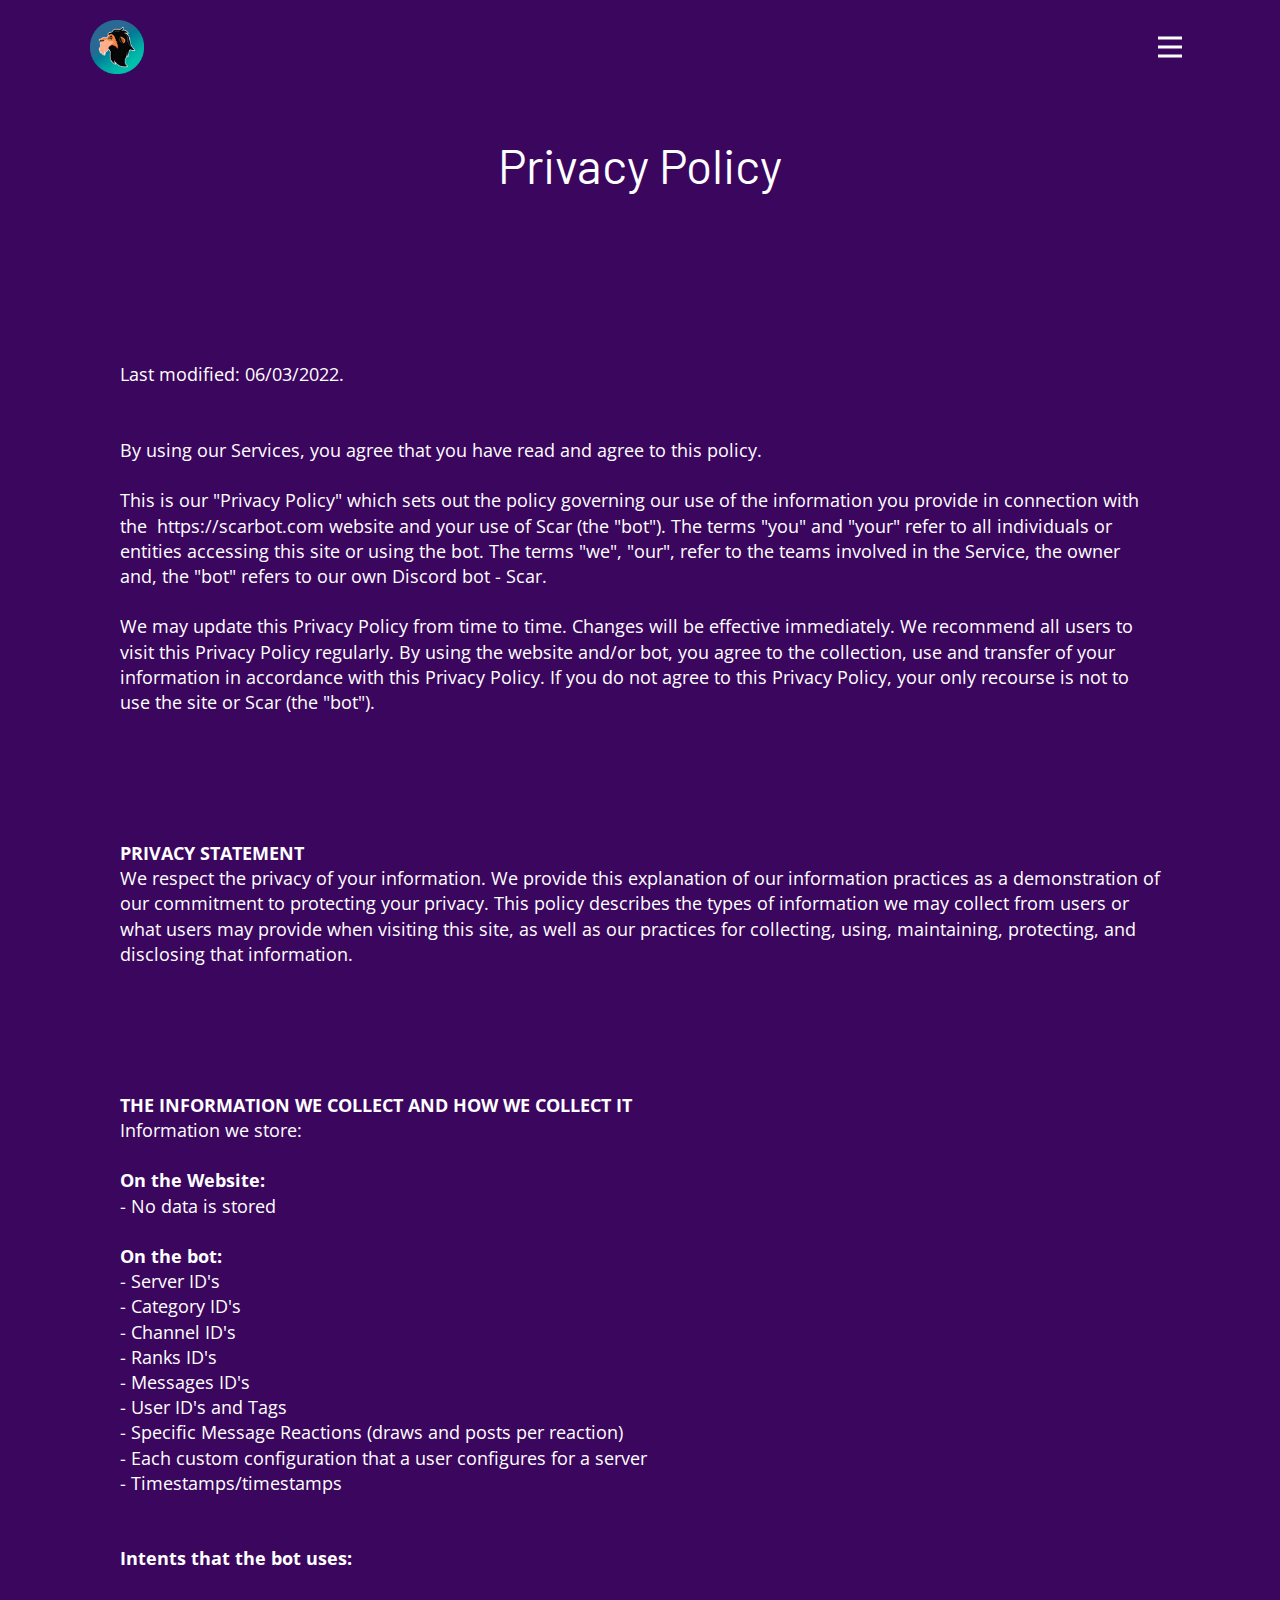
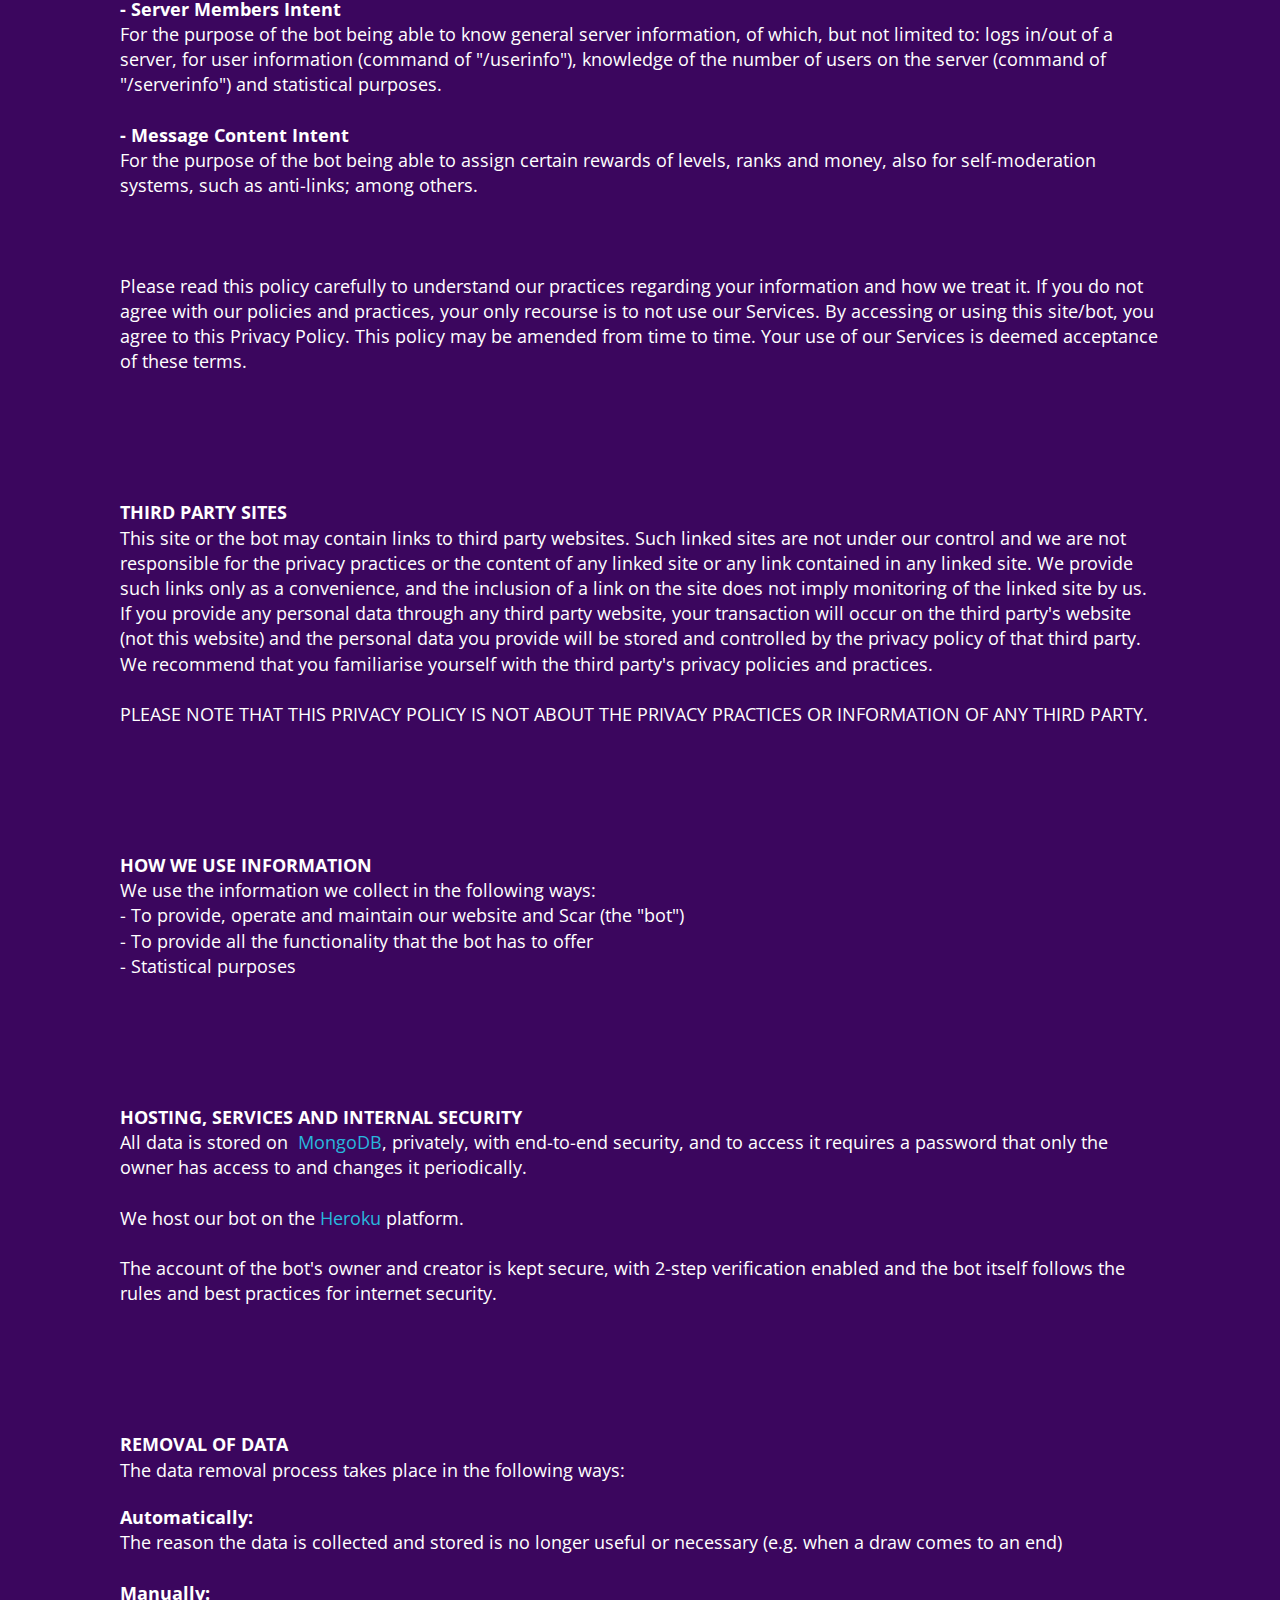
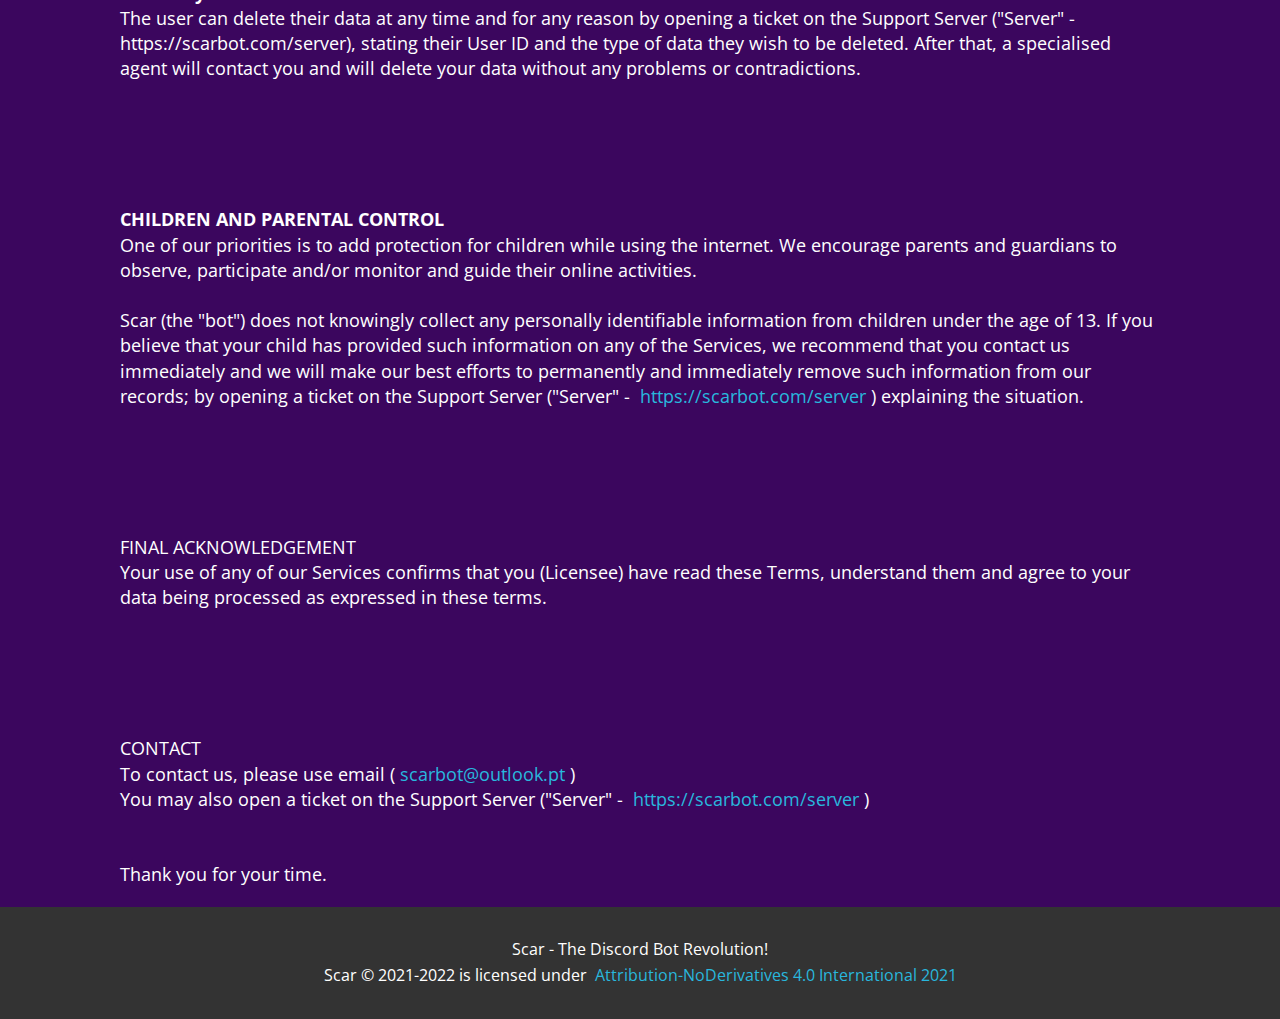
<file: privacy/index.html>
<!DOCTYPE html>
<html lang="en-US" , style="font-size: 16px;">
    <head>
        <meta name="viewport" content="width=device-width, initial-scale=1.0" />
        <meta charset="utf-8" />
        <meta name="keywords" content="" />
        <meta name="description" content="" />
        <meta name="robots" content="noindex" />
        <meta name="page_type" content="np-template-header-footer-from-plugin" />
        <meta property="og:title" content="Scar - Terms of Use" />
        <meta property="og:url" content="https://scarbot.com/terms" />
        <link rel="shortcut icon" href="../images/image-39.webp" type="image/x-icon" />
        <title>Scar - Privacy Policy</title>
        <link rel="stylesheet" href="../style.css" media="screen" />
        <link rel="stylesheet" href="./privacy.css" media="screen" />
        <link
            id="u-theme-google-font"
            rel="stylesheet"
            href="https://fonts.googleapis.com/css?family=Open+Sans:300,300i,400,400i,500,500i,600,600i,700,700i,800,800i|Barlow:100,100i,200,200i,300,300i,400,400i,500,500i,600,600i,700,700i,800,800i,900,900i"
        />
        <script type="application/ld+json">
            {
              "@context": "http://schema.org",
              "@type": "website",
              "url": "https://scarbot.com/privacy"
              "name": "Scar",
              "logo": "../images/image.webp"
            }
        </script>
        <meta name="theme-color" content="#3B065E" />
        <meta property="og:description" content="" />
        <meta property="og:type" content="website" />
        <script class="u-script" defer src="../jquery.js" type="text/javascript"></script>
        <script class="u-script" defer src="../scriptBase.js" type="text/javascript"></script>
    </head>

    <body class="u-body u-xl-mode">
        <header class="u-clearfix u-header u-palette-2-base u-sticky u-header" id="sec-2485">
            <div class="u-clearfix u-sheet u-sheet-1">
                <a class="u-image u-logo u-image-1" href="https://scarbot.com/" , data-image-width="671" data-image-height="671">
                    <img src="../images/image.webp" class="u-logo-image u-logo-image-1" />
                </a>
                <nav class="u-menu u-menu-dropdown u-offcanvas u-menu-1" data-responsive-from="XL">
                    <div class="menu-collapse" style="font-size: 1rem; letter-spacing: 0px; font-weight: 700; text-transform: uppercase;">
                        <a
                            class="u-button-style u-custom-active-border-color u-custom-border u-custom-border-color u-custom-borders u-custom-hover-border-color u-custom-left-right-menu-spacing u-custom-padding-bottom u-custom-text-color u-custom-text-hover-color u-custom-top-bottom-menu-spacing u-nav-link u-text-active-palette-1-base u-text-hover-palette-2-base u-text-white"
                            href="#"
                        >
                            <svg class="u-svg-link" viewBox="0 0 24 24">
                                <use xmlns:xlink="http://www.w3.org/1999/xlink" xlink:href="#menu-hamburger"></use>
                            </svg>
                            <svg class="u-svg-content" version="1.1" id="menu-hamburger" viewBox="0 0 16 16" x="0px" y="0px" xmlns:xlink="http://www.w3.org/1999/xlink" xmlns="http://www.w3.org/2000/svg">
                                <g>
                                    <rect y="1" width="16" height="2"></rect>
                                    <rect y="7" width="16" height="2"></rect>
                                    <rect y="13" width="16" height="2"></rect>
                                </g>
                            </svg>
                        </a>
                    </div>
                    <div class="u-nav-container" wfd-invisible="true">
                        <ul class="u-nav u-spacing-30 u-unstyled u-nav-1">
                            <li class="u-nav-item">
                                <a
                                    class="u-border-2 u-border-active-palette-1-base u-border-hover-palette-1-base u-border-no-left u-border-no-right u-border-no-top u-button-style u-nav-link u-text-active-palette-1-base u-text-grey-90 u-text-hover-grey-90"
                                    href="https://scarbot.com/"
                                    style="padding: 10px 0px;"
                                >
                                    Home
                                </a>
                            </li>
                            <li class="u-nav-item">
                                <a
                                    class="u-border-2 u-border-active-palette-1-base u-border-hover-palette-1-base u-border-no-left u-border-no-right u-border-no-top u-button-style u-nav-link u-text-active-palette-1-base u-text-grey-90 u-text-hover-grey-90"
                                    href="https://scarbot.com/commands"
                                    style="padding: 10px 0px;"
                                >
                                    Commands
                                </a>
                            </li>
                            <li class="u-nav-item">
                                <a
                                    class="u-border-2 u-border-active-palette-1-base u-border-hover-palette-1-base u-border-no-left u-border-no-right u-border-no-top u-button-style u-nav-link u-text-active-palette-1-base u-text-grey-90 u-text-hover-grey-90"
                                    href="https://scarbot.com/staff"
                                    style="padding: 10px 0px;"
                                >
                                    Staff Team
                                </a>
                            </li>
                            <li class="u-nav-item">
                                <a
                                    class="u-border-2 u-border-active-palette-1-base u-border-hover-palette-1-base u-border-no-left u-border-no-right u-border-no-top u-button-style u-nav-link u-text-active-palette-1-base u-text-grey-90 u-text-hover-grey-90"
                                    href="https://scarbot.com/donate"
                                    style="padding: 10px 0px;"
                                >
                                    Donate
                                </a>
                            </li>
                            <li class="u-nav-item">
                                <a
                                    class="u-border-2 u-border-active-palette-1-base u-border-hover-palette-1-base u-border-no-left u-border-no-right u-border-no-top u-button-style u-nav-link u-text-active-palette-1-base u-text-grey-90 u-text-hover-grey-90"
                                    href="https://scarbot.com/terms"
                                    style="padding: 10px 0px;"
                                >
                                    Terms of Use
                                </a>
                            </li>
                            <li class="u-nav-item">
                                <a
                                    class="u-border-2 u-border-active-palette-1-base u-border-hover-palette-1-base u-border-no-left u-border-no-right u-border-no-top u-button-style u-nav-link u-text-active-palette-1-base u-text-grey-90 u-text-hover-grey-90"
                                    href="https://scarbot.com/privacy"
                                    style="padding: 10px 0px;"
                                >
                                    Privacy Policy
                                </a>
                            </li>
                        </ul>
                    </div>
                    <div class="u-nav-container-collapse">
                        <div class="u-black u-container-style u-inner-container-layout u-opacity u-opacity-95 u-sidenav">
                            <div class="u-inner-container-layout u-sidenav-overflow">
                                <div class="u-menu-close"></div>
                                <ul class="u-align-center u-nav u-popupmenu-items u-unstyled u-nav-2">
                                    <li class="u-nav-item">
                                        <a class="u-button-style u-nav-link" href="https://scarbot.com/" style="padding: 10px 20px;">Home</a>
                                    </li>
                                    <li class="u-nav-item">
                                        <a class="u-button-style u-nav-link" href="https://scarbot.com/commands" style="padding: 10px 20px;">Commands</a>
                                    </li>
                                    <li class="u-nav-item">
                                        <a class="u-button-style u-nav-link" href="https://scarbot.com/staff" style="padding: 10px 20px;">Staff Team</a>
                                    </li>
                                    <li class="u-nav-item">
                                        <a class="u-button-style u-nav-link" href="https://scarbot.com/donate" style="padding: 10px 20px;">Donate</a>
                                    </li>
                                    <li class="u-nav-item">
                                        <a class="u-button-style u-nav-link" href="https://scarbot.com/terms" style="padding: 10px 20px;">Terms of Use</a>
                                    </li>
                                    <li class="u-nav-item">
                                        <a class="u-button-style u-nav-link" href="https://scarbot.com/privacy" style="padding: 10px 20px;">Privacy Policy</a>
                                    </li>
                                </ul>
                            </div>
                        </div>
                        <div class="u-black u-menu-overlay u-opacity u-opacity-70" wfd-invisible="true"></div>
                    </div>
                </nav>
            </div>
        </header>
        <section class="u-clearfix u-palette-2-base u-section-1" id="sec-7b7f">
            <div class="u-clearfix u-sheet u-valign-middle u-sheet-1">
                <h1 class="u-text u-text-default u-text-1">Privacy Policy</h1>
            </div>
        </section>
        <section class="u-align-left u-clearfix u-palette-2-base u-section-2" id="sec-b85b">
            <div class="u-clearfix u-sheet u-sheet-1">
                <div class="fr-view u-clearfix u-rich-text u-text u-text-1">
                    <p>
                        <br />
                    </p>
                    <p id="isPasted" style="text-align: left; line-height: 1.4;">
                        <span style="font-size: 1.125rem;">
                            Last modified: 06/03/2022. <br style="box-sizing: border-box;" id="isPasted" />
                            <br
                                style="
                                    box-sizing: border-box;
                                    color: rgb(83, 78, 78);
                                    font-family: Jost, sans-serif;
                                    font-size: 19.2px;
                                    font-style: normal;
                                    font-variant-ligatures: normal;
                                    font-variant-caps: normal;
                                    font-weight: 400;
                                    letter-spacing: normal;
                                    orphans: 2;
                                    text-align: start;
                                    text-indent: 0px;
                                    text-transform: none;
                                    white-space: normal;
                                    widows: 2;
                                    word-spacing: 0px;
                                    -webkit-text-stroke-width: 0px;
                                    background-color: rgb(255, 255, 255);
                                    text-decoration-thickness: initial;
                                    text-decoration-style: initial;
                                    text-decoration-color: initial;
                                "
                            />
                            <br
                                style="
                                    box-sizing: border-box;
                                    color: rgb(83, 78, 78);
                                    font-family: Jost, sans-serif;
                                    font-size: 19.2px;
                                    font-style: normal;
                                    font-variant-ligatures: normal;
                                    font-variant-caps: normal;
                                    font-weight: 400;
                                    letter-spacing: normal;
                                    orphans: 2;
                                    text-align: start;
                                    text-indent: 0px;
                                    text-transform: none;
                                    white-space: normal;
                                    widows: 2;
                                    word-spacing: 0px;
                                    -webkit-text-stroke-width: 0px;
                                    background-color: rgb(255, 255, 255);
                                    text-decoration-thickness: initial;
                                    text-decoration-style: initial;
                                    text-decoration-color: initial;
                                "
                            />
                            By using our Services, you agree that you have read and agree to this policy.
                            <br
                                style="
                                    box-sizing: border-box;
                                    color: rgb(83, 78, 78);
                                    font-family: Jost, sans-serif;
                                    font-size: 19.2px;
                                    font-style: normal;
                                    font-variant-ligatures: normal;
                                    font-variant-caps: normal;
                                    font-weight: 400;
                                    letter-spacing: normal;
                                    orphans: 2;
                                    text-align: start;
                                    text-indent: 0px;
                                    text-transform: none;
                                    white-space: normal;
                                    widows: 2;
                                    word-spacing: 0px;
                                    -webkit-text-stroke-width: 0px;
                                    background-color: rgb(255, 255, 255);
                                    text-decoration-thickness: initial;
                                    text-decoration-style: initial;
                                    text-decoration-color: initial;
                                "
                            />
                            <br
                                style="
                                    box-sizing: border-box;
                                    color: rgb(83, 78, 78);
                                    font-family: Jost, sans-serif;
                                    font-size: 19.2px;
                                    font-style: normal;
                                    font-variant-ligatures: normal;
                                    font-variant-caps: normal;
                                    font-weight: 400;
                                    letter-spacing: normal;
                                    orphans: 2;
                                    text-align: start;
                                    text-indent: 0px;
                                    text-transform: none;
                                    white-space: normal;
                                    widows: 2;
                                    word-spacing: 0px;
                                    -webkit-text-stroke-width: 0px;
                                    background-color: rgb(255, 255, 255);
                                    text-decoration-thickness: initial;
                                    text-decoration-style: initial;
                                    text-decoration-color: initial;
                                "
                            />
                            This is our "Privacy Policy" which sets out the policy governing our use of the information you provide in connection with the&nbsp;
                        </span>
                        <a href="https://scarbot.com"></a>
                        <span style="font-size: 1.125rem;">
                            <a href="https://scarbot.com">https://scarbot.com</a> website and your use of Scar (the "bot"). The terms "you" and "your" refer to all individuals or entities accessing this site or using the bot. The terms
                            "we", "our", refer to the teams involved in the Service, the owner and, the "bot" refers to our own Discord bot - Scar.
                            <br
                                style="
                                    box-sizing: border-box;
                                    color: rgb(83, 78, 78);
                                    font-family: Jost, sans-serif;
                                    font-size: 19.2px;
                                    font-style: normal;
                                    font-variant-ligatures: normal;
                                    font-variant-caps: normal;
                                    font-weight: 400;
                                    letter-spacing: normal;
                                    orphans: 2;
                                    text-align: start;
                                    text-indent: 0px;
                                    text-transform: none;
                                    white-space: normal;
                                    widows: 2;
                                    word-spacing: 0px;
                                    -webkit-text-stroke-width: 0px;
                                    background-color: rgb(255, 255, 255);
                                    text-decoration-thickness: initial;
                                    text-decoration-style: initial;
                                    text-decoration-color: initial;
                                "
                            />
                            <br
                                style="
                                    box-sizing: border-box;
                                    color: rgb(83, 78, 78);
                                    font-family: Jost, sans-serif;
                                    font-size: 19.2px;
                                    font-style: normal;
                                    font-variant-ligatures: normal;
                                    font-variant-caps: normal;
                                    font-weight: 400;
                                    letter-spacing: normal;
                                    orphans: 2;
                                    text-align: start;
                                    text-indent: 0px;
                                    text-transform: none;
                                    white-space: normal;
                                    widows: 2;
                                    word-spacing: 0px;
                                    -webkit-text-stroke-width: 0px;
                                    background-color: rgb(255, 255, 255);
                                    text-decoration-thickness: initial;
                                    text-decoration-style: initial;
                                    text-decoration-color: initial;
                                "
                            />
                            We may update this Privacy Policy from time to time. Changes will be effective immediately. We recommend all users to visit this Privacy Policy regularly. By using the website and/or bot, you agree to the
                            collection, use and transfer of your information in accordance with this Privacy Policy. If you do not agree to this Privacy Policy, your only recourse is not to use the site or Scar (the "bot").
                            <br
                                style="
                                    box-sizing: border-box;
                                    color: rgb(83, 78, 78);
                                    font-family: Jost, sans-serif;
                                    font-size: 19.2px;
                                    font-style: normal;
                                    font-variant-ligatures: normal;
                                    font-variant-caps: normal;
                                    font-weight: 400;
                                    letter-spacing: normal;
                                    orphans: 2;
                                    text-align: start;
                                    text-indent: 0px;
                                    text-transform: none;
                                    white-space: normal;
                                    widows: 2;
                                    word-spacing: 0px;
                                    -webkit-text-stroke-width: 0px;
                                    background-color: rgb(255, 255, 255);
                                    text-decoration-thickness: initial;
                                    text-decoration-style: initial;
                                    text-decoration-color: initial;
                                "
                            />
                            <br
                                style="
                                    box-sizing: border-box;
                                    color: rgb(83, 78, 78);
                                    font-family: Jost, sans-serif;
                                    font-size: 19.2px;
                                    font-style: normal;
                                    font-variant-ligatures: normal;
                                    font-variant-caps: normal;
                                    font-weight: 400;
                                    letter-spacing: normal;
                                    orphans: 2;
                                    text-align: start;
                                    text-indent: 0px;
                                    text-transform: none;
                                    white-space: normal;
                                    widows: 2;
                                    word-spacing: 0px;
                                    -webkit-text-stroke-width: 0px;
                                    background-color: rgb(255, 255, 255);
                                    text-decoration-thickness: initial;
                                    text-decoration-style: initial;
                                    text-decoration-color: initial;
                                "
                            />
                            <br
                                style="
                                    box-sizing: border-box;
                                    color: rgb(83, 78, 78);
                                    font-family: Jost, sans-serif;
                                    font-size: 19.2px;
                                    font-style: normal;
                                    font-variant-ligatures: normal;
                                    font-variant-caps: normal;
                                    font-weight: 400;
                                    letter-spacing: normal;
                                    orphans: 2;
                                    text-align: start;
                                    text-indent: 0px;
                                    text-transform: none;
                                    white-space: normal;
                                    widows: 2;
                                    word-spacing: 0px;
                                    -webkit-text-stroke-width: 0px;
                                    background-color: rgb(255, 255, 255);
                                    text-decoration-thickness: initial;
                                    text-decoration-style: initial;
                                    text-decoration-color: initial;
                                "
                            />
                            <br
                                style="
                                    box-sizing: border-box;
                                    color: rgb(83, 78, 78);
                                    font-family: Jost, sans-serif;
                                    font-size: 19.2px;
                                    font-style: normal;
                                    font-variant-ligatures: normal;
                                    font-variant-caps: normal;
                                    font-weight: 400;
                                    letter-spacing: normal;
                                    orphans: 2;
                                    text-align: start;
                                    text-indent: 0px;
                                    text-transform: none;
                                    white-space: normal;
                                    widows: 2;
                                    word-spacing: 0px;
                                    -webkit-text-stroke-width: 0px;
                                    background-color: rgb(255, 255, 255);
                                    text-decoration-thickness: initial;
                                    text-decoration-style: initial;
                                    text-decoration-color: initial;
                                "
                            />
                            <br
                                style="
                                    box-sizing: border-box;
                                    color: rgb(83, 78, 78);
                                    font-family: Jost, sans-serif;
                                    font-size: 19.2px;
                                    font-style: normal;
                                    font-variant-ligatures: normal;
                                    font-variant-caps: normal;
                                    font-weight: 400;
                                    letter-spacing: normal;
                                    orphans: 2;
                                    text-align: start;
                                    text-indent: 0px;
                                    text-transform: none;
                                    white-space: normal;
                                    widows: 2;
                                    word-spacing: 0px;
                                    -webkit-text-stroke-width: 0px;
                                    background-color: rgb(255, 255, 255);
                                    text-decoration-thickness: initial;
                                    text-decoration-style: initial;
                                    text-decoration-color: initial;
                                "
                            />
                            <br
                                style="
                                    box-sizing: border-box;
                                    color: rgb(83, 78, 78);
                                    font-family: Jost, sans-serif;
                                    font-size: 19.2px;
                                    font-style: normal;
                                    font-variant-ligatures: normal;
                                    font-variant-caps: normal;
                                    font-weight: 400;
                                    letter-spacing: normal;
                                    orphans: 2;
                                    text-align: start;
                                    text-indent: 0px;
                                    text-transform: none;
                                    white-space: normal;
                                    widows: 2;
                                    word-spacing: 0px;
                                    -webkit-text-stroke-width: 0px;
                                    background-color: rgb(255, 255, 255);
                                    text-decoration-thickness: initial;
                                    text-decoration-style: initial;
                                    text-decoration-color: initial;
                                "
                            />
                            <span style="font-weight: 700;">PRIVACY STATEMENT</span>
                            <br style="box-sizing: border-box;" />
                            We respect the privacy of your information. We provide this explanation of our information practices as a demonstration of our commitment to protecting your privacy. This policy describes the types of information
                            we may collect from users or what users may provide when visiting this site, as well as our practices for collecting, using, maintaining, protecting, and disclosing that information.
                            <br
                                style="
                                    box-sizing: border-box;
                                    color: rgb(83, 78, 78);
                                    font-family: Jost, sans-serif;
                                    font-size: 19.2px;
                                    font-style: normal;
                                    font-variant-ligatures: normal;
                                    font-variant-caps: normal;
                                    font-weight: 400;
                                    letter-spacing: normal;
                                    orphans: 2;
                                    text-align: start;
                                    text-indent: 0px;
                                    text-transform: none;
                                    white-space: normal;
                                    widows: 2;
                                    word-spacing: 0px;
                                    -webkit-text-stroke-width: 0px;
                                    background-color: rgb(255, 255, 255);
                                    text-decoration-thickness: initial;
                                    text-decoration-style: initial;
                                    text-decoration-color: initial;
                                "
                            />
                            <br
                                style="
                                    box-sizing: border-box;
                                    color: rgb(83, 78, 78);
                                    font-family: Jost, sans-serif;
                                    font-size: 19.2px;
                                    font-style: normal;
                                    font-variant-ligatures: normal;
                                    font-variant-caps: normal;
                                    font-weight: 400;
                                    letter-spacing: normal;
                                    orphans: 2;
                                    text-align: start;
                                    text-indent: 0px;
                                    text-transform: none;
                                    white-space: normal;
                                    widows: 2;
                                    word-spacing: 0px;
                                    -webkit-text-stroke-width: 0px;
                                    background-color: rgb(255, 255, 255);
                                    text-decoration-thickness: initial;
                                    text-decoration-style: initial;
                                    text-decoration-color: initial;
                                "
                            />
                            <br
                                style="
                                    box-sizing: border-box;
                                    color: rgb(83, 78, 78);
                                    font-family: Jost, sans-serif;
                                    font-size: 19.2px;
                                    font-style: normal;
                                    font-variant-ligatures: normal;
                                    font-variant-caps: normal;
                                    font-weight: 400;
                                    letter-spacing: normal;
                                    orphans: 2;
                                    text-align: start;
                                    text-indent: 0px;
                                    text-transform: none;
                                    white-space: normal;
                                    widows: 2;
                                    word-spacing: 0px;
                                    -webkit-text-stroke-width: 0px;
                                    background-color: rgb(255, 255, 255);
                                    text-decoration-thickness: initial;
                                    text-decoration-style: initial;
                                    text-decoration-color: initial;
                                "
                            />
                            <br
                                style="
                                    box-sizing: border-box;
                                    color: rgb(83, 78, 78);
                                    font-family: Jost, sans-serif;
                                    font-size: 19.2px;
                                    font-style: normal;
                                    font-variant-ligatures: normal;
                                    font-variant-caps: normal;
                                    font-weight: 400;
                                    letter-spacing: normal;
                                    orphans: 2;
                                    text-align: start;
                                    text-indent: 0px;
                                    text-transform: none;
                                    white-space: normal;
                                    widows: 2;
                                    word-spacing: 0px;
                                    -webkit-text-stroke-width: 0px;
                                    background-color: rgb(255, 255, 255);
                                    text-decoration-thickness: initial;
                                    text-decoration-style: initial;
                                    text-decoration-color: initial;
                                "
                            />
                            <br
                                style="
                                    box-sizing: border-box;
                                    color: rgb(83, 78, 78);
                                    font-family: Jost, sans-serif;
                                    font-size: 19.2px;
                                    font-style: normal;
                                    font-variant-ligatures: normal;
                                    font-variant-caps: normal;
                                    font-weight: 400;
                                    letter-spacing: normal;
                                    orphans: 2;
                                    text-align: start;
                                    text-indent: 0px;
                                    text-transform: none;
                                    white-space: normal;
                                    widows: 2;
                                    word-spacing: 0px;
                                    -webkit-text-stroke-width: 0px;
                                    background-color: rgb(255, 255, 255);
                                    text-decoration-thickness: initial;
                                    text-decoration-style: initial;
                                    text-decoration-color: initial;
                                "
                            />
                            <br
                                style="
                                    box-sizing: border-box;
                                    color: rgb(83, 78, 78);
                                    font-family: Jost, sans-serif;
                                    font-size: 19.2px;
                                    font-style: normal;
                                    font-variant-ligatures: normal;
                                    font-variant-caps: normal;
                                    font-weight: 400;
                                    letter-spacing: normal;
                                    orphans: 2;
                                    text-align: start;
                                    text-indent: 0px;
                                    text-transform: none;
                                    white-space: normal;
                                    widows: 2;
                                    word-spacing: 0px;
                                    -webkit-text-stroke-width: 0px;
                                    background-color: rgb(255, 255, 255);
                                    text-decoration-thickness: initial;
                                    text-decoration-style: initial;
                                    text-decoration-color: initial;
                                "
                            />
                            <span style="font-weight: 700;">THE INFORMATION WE COLLECT AND HOW WE COLLECT IT</span>
                            <br style="box-sizing: border-box;" />
                            Information we store: <br style="box-sizing: border-box;" />
                            <span style="font-weight: 700;">
                                <br
                                    style="
                                        box-sizing: border-box;
                                        color: rgb(83, 78, 78);
                                        font-family: Jost, sans-serif;
                                        font-size: 19.2px;
                                        font-style: normal;
                                        font-variant-ligatures: normal;
                                        font-variant-caps: normal;
                                        font-weight: 400;
                                        letter-spacing: normal;
                                        orphans: 2;
                                        text-align: start;
                                        text-indent: 0px;
                                        text-transform: none;
                                        white-space: normal;
                                        widows: 2;
                                        word-spacing: 0px;
                                        -webkit-text-stroke-width: 0px;
                                        background-color: rgb(255, 255, 255);
                                        text-decoration-thickness: initial;
                                        text-decoration-style: initial;
                                        text-decoration-color: initial;
                                    "
                                />
                                On the Website:
                            </span>
                            <br style="box-sizing: border-box;" />
                            - No data is stored
                            <br
                                style="
                                    box-sizing: border-box;
                                    color: rgb(83, 78, 78);
                                    font-family: Jost, sans-serif;
                                    font-size: 19.2px;
                                    font-style: normal;
                                    font-variant-ligatures: normal;
                                    font-variant-caps: normal;
                                    font-weight: 400;
                                    letter-spacing: normal;
                                    orphans: 2;
                                    text-align: start;
                                    text-indent: 0px;
                                    text-transform: none;
                                    white-space: normal;
                                    widows: 2;
                                    word-spacing: 0px;
                                    -webkit-text-stroke-width: 0px;
                                    background-color: rgb(255, 255, 255);
                                    text-decoration-thickness: initial;
                                    text-decoration-style: initial;
                                    text-decoration-color: initial;
                                "
                            />
                            <br
                                style="
                                    box-sizing: border-box;
                                    color: rgb(83, 78, 78);
                                    font-family: Jost, sans-serif;
                                    font-size: 19.2px;
                                    font-style: normal;
                                    font-variant-ligatures: normal;
                                    font-variant-caps: normal;
                                    font-weight: 400;
                                    letter-spacing: normal;
                                    orphans: 2;
                                    text-align: start;
                                    text-indent: 0px;
                                    text-transform: none;
                                    white-space: normal;
                                    widows: 2;
                                    word-spacing: 0px;
                                    -webkit-text-stroke-width: 0px;
                                    background-color: rgb(255, 255, 255);
                                    text-decoration-thickness: initial;
                                    text-decoration-style: initial;
                                    text-decoration-color: initial;
                                "
                            />
                            <span style="font-weight: 700;">On the bot:</span>
                            <br style="box-sizing: border-box;" />
                            - Server ID's
                            <br
                                style="
                                    box-sizing: border-box;
                                    color: rgb(83, 78, 78);
                                    font-family: Jost, sans-serif;
                                    font-size: 19.2px;
                                    font-style: normal;
                                    font-variant-ligatures: normal;
                                    font-variant-caps: normal;
                                    font-weight: 400;
                                    letter-spacing: normal;
                                    orphans: 2;
                                    text-align: start;
                                    text-indent: 0px;
                                    text-transform: none;
                                    white-space: normal;
                                    widows: 2;
                                    word-spacing: 0px;
                                    -webkit-text-stroke-width: 0px;
                                    background-color: rgb(255, 255, 255);
                                    text-decoration-thickness: initial;
                                    text-decoration-style: initial;
                                    text-decoration-color: initial;
                                "
                            />
                            - Category ID's
                            <br
                                style="
                                    box-sizing: border-box;
                                    color: rgb(83, 78, 78);
                                    font-family: Jost, sans-serif;
                                    font-size: 19.2px;
                                    font-style: normal;
                                    font-variant-ligatures: normal;
                                    font-variant-caps: normal;
                                    font-weight: 400;
                                    letter-spacing: normal;
                                    orphans: 2;
                                    text-align: start;
                                    text-indent: 0px;
                                    text-transform: none;
                                    white-space: normal;
                                    widows: 2;
                                    word-spacing: 0px;
                                    -webkit-text-stroke-width: 0px;
                                    background-color: rgb(255, 255, 255);
                                    text-decoration-thickness: initial;
                                    text-decoration-style: initial;
                                    text-decoration-color: initial;
                                "
                            />
                            - Channel ID's
                            <br
                                style="
                                    box-sizing: border-box;
                                    color: rgb(83, 78, 78);
                                    font-family: Jost, sans-serif;
                                    font-size: 19.2px;
                                    font-style: normal;
                                    font-variant-ligatures: normal;
                                    font-variant-caps: normal;
                                    font-weight: 400;
                                    letter-spacing: normal;
                                    orphans: 2;
                                    text-align: start;
                                    text-indent: 0px;
                                    text-transform: none;
                                    white-space: normal;
                                    widows: 2;
                                    word-spacing: 0px;
                                    -webkit-text-stroke-width: 0px;
                                    background-color: rgb(255, 255, 255);
                                    text-decoration-thickness: initial;
                                    text-decoration-style: initial;
                                    text-decoration-color: initial;
                                "
                            />
                            - Ranks ID's
                            <br
                                style="
                                    box-sizing: border-box;
                                    color: rgb(83, 78, 78);
                                    font-family: Jost, sans-serif;
                                    font-size: 19.2px;
                                    font-style: normal;
                                    font-variant-ligatures: normal;
                                    font-variant-caps: normal;
                                    font-weight: 400;
                                    letter-spacing: normal;
                                    orphans: 2;
                                    text-align: start;
                                    text-indent: 0px;
                                    text-transform: none;
                                    white-space: normal;
                                    widows: 2;
                                    word-spacing: 0px;
                                    -webkit-text-stroke-width: 0px;
                                    background-color: rgb(255, 255, 255);
                                    text-decoration-thickness: initial;
                                    text-decoration-style: initial;
                                    text-decoration-color: initial;
                                "
                            />
                            - Messages ID's
                            <br
                                style="
                                    box-sizing: border-box;
                                    color: rgb(83, 78, 78);
                                    font-family: Jost, sans-serif;
                                    font-size: 19.2px;
                                    font-style: normal;
                                    font-variant-ligatures: normal;
                                    font-variant-caps: normal;
                                    font-weight: 400;
                                    letter-spacing: normal;
                                    orphans: 2;
                                    text-align: start;
                                    text-indent: 0px;
                                    text-transform: none;
                                    white-space: normal;
                                    widows: 2;
                                    word-spacing: 0px;
                                    -webkit-text-stroke-width: 0px;
                                    background-color: rgb(255, 255, 255);
                                    text-decoration-thickness: initial;
                                    text-decoration-style: initial;
                                    text-decoration-color: initial;
                                "
                            />
                            - User ID's and Tags
                            <br
                                style="
                                    box-sizing: border-box;
                                    color: rgb(83, 78, 78);
                                    font-family: Jost, sans-serif;
                                    font-size: 19.2px;
                                    font-style: normal;
                                    font-variant-ligatures: normal;
                                    font-variant-caps: normal;
                                    font-weight: 400;
                                    letter-spacing: normal;
                                    orphans: 2;
                                    text-align: start;
                                    text-indent: 0px;
                                    text-transform: none;
                                    white-space: normal;
                                    widows: 2;
                                    word-spacing: 0px;
                                    -webkit-text-stroke-width: 0px;
                                    background-color: rgb(255, 255, 255);
                                    text-decoration-thickness: initial;
                                    text-decoration-style: initial;
                                    text-decoration-color: initial;
                                "
                            />
                            - Specific Message Reactions (draws and posts per reaction)
                            <br
                                style="
                                    box-sizing: border-box;
                                    color: rgb(83, 78, 78);
                                    font-family: Jost, sans-serif;
                                    font-size: 19.2px;
                                    font-style: normal;
                                    font-variant-ligatures: normal;
                                    font-variant-caps: normal;
                                    font-weight: 400;
                                    letter-spacing: normal;
                                    orphans: 2;
                                    text-align: start;
                                    text-indent: 0px;
                                    text-transform: none;
                                    white-space: normal;
                                    widows: 2;
                                    word-spacing: 0px;
                                    -webkit-text-stroke-width: 0px;
                                    background-color: rgb(255, 255, 255);
                                    text-decoration-thickness: initial;
                                    text-decoration-style: initial;
                                    text-decoration-color: initial;
                                "
                            />
                            - Each custom configuration that a user configures for a server
                            <br
                                style="
                                    box-sizing: border-box;
                                    color: rgb(83, 78, 78);
                                    font-family: Jost, sans-serif;
                                    font-size: 19.2px;
                                    font-style: normal;
                                    font-variant-ligatures: normal;
                                    font-variant-caps: normal;
                                    font-weight: 400;
                                    letter-spacing: normal;
                                    orphans: 2;
                                    text-align: start;
                                    text-indent: 0px;
                                    text-transform: none;
                                    white-space: normal;
                                    widows: 2;
                                    word-spacing: 0px;
                                    -webkit-text-stroke-width: 0px;
                                    background-color: rgb(255, 255, 255);
                                    text-decoration-thickness: initial;
                                    text-decoration-style: initial;
                                    text-decoration-color: initial;
                                "
                            />
                            - Timestamps/timestamps
                            <br
                                style="
                                    box-sizing: border-box;
                                    color: rgb(83, 78, 78);
                                    font-family: Jost, sans-serif;
                                    font-size: 19.2px;
                                    font-style: normal;
                                    font-variant-ligatures: normal;
                                    font-variant-caps: normal;
                                    font-weight: 400;
                                    letter-spacing: normal;
                                    orphans: 2;
                                    text-align: start;
                                    text-indent: 0px;
                                    text-transform: none;
                                    white-space: normal;
                                    widows: 2;
                                    word-spacing: 0px;
                                    -webkit-text-stroke-width: 0px;
                                    background-color: rgb(255, 255, 255);
                                    text-decoration-thickness: initial;
                                    text-decoration-style: initial;
                                    text-decoration-color: initial;
                                "
                            />
                            <br
                                style="
                                    box-sizing: border-box;
                                    color: rgb(83, 78, 78);
                                    font-family: Jost, sans-serif;
                                    font-size: 19.2px;
                                    font-style: normal;
                                    font-variant-ligatures: normal;
                                    font-variant-caps: normal;
                                    font-weight: 400;
                                    letter-spacing: normal;
                                    orphans: 2;
                                    text-align: start;
                                    text-indent: 0px;
                                    text-transform: none;
                                    white-space: normal;
                                    widows: 2;
                                    word-spacing: 0px;
                                    -webkit-text-stroke-width: 0px;
                                    background-color: rgb(255, 255, 255);
                                    text-decoration-thickness: initial;
                                    text-decoration-style: initial;
                                    text-decoration-color: initial;
                                "
                            />
                            <br
                                style="
                                    box-sizing: border-box;
                                    color: rgb(83, 78, 78);
                                    font-family: Jost, sans-serif;
                                    font-size: 19.2px;
                                    font-style: normal;
                                    font-variant-ligatures: normal;
                                    font-variant-caps: normal;
                                    font-weight: 400;
                                    letter-spacing: normal;
                                    orphans: 2;
                                    text-align: start;
                                    text-indent: 0px;
                                    text-transform: none;
                                    white-space: normal;
                                    widows: 2;
                                    word-spacing: 0px;
                                    -webkit-text-stroke-width: 0px;
                                    background-color: rgb(255, 255, 255);
                                    text-decoration-thickness: initial;
                                    text-decoration-style: initial;
                                    text-decoration-color: initial;
                                "
                            />
                            <span style="font-weight: 700;">Intents that the bot uses:</span>
                            <br style="box-sizing: border-box;" />
                            <br
                                style="
                                    box-sizing: border-box;
                                    color: rgb(83, 78, 78);
                                    font-family: Jost, sans-serif;
                                    font-size: 19.2px;
                                    font-style: normal;
                                    font-variant-ligatures: normal;
                                    font-variant-caps: normal;
                                    font-weight: 400;
                                    letter-spacing: normal;
                                    orphans: 2;
                                    text-align: start;
                                    text-indent: 0px;
                                    text-transform: none;
                                    white-space: normal;
                                    widows: 2;
                                    word-spacing: 0px;
                                    -webkit-text-stroke-width: 0px;
                                    background-color: rgb(255, 255, 255);
                                    text-decoration-thickness: initial;
                                    text-decoration-style: initial;
                                    text-decoration-color: initial;
                                "
                            />
                            <span style="font-weight: 700;">- Server Members Intent</span>
                            <br style="box-sizing: border-box;" />
                            For the purpose of the bot being able to know general server information, of which, but not limited to: logs in/out of a server, for user information (command of "/userinfo"), knowledge of the number of users on
                            the server (command of "/serverinfo") and statistical purposes.
                            <br
                                style="
                                    box-sizing: border-box;
                                    color: rgb(83, 78, 78);
                                    font-family: Jost, sans-serif;
                                    font-size: 19.2px;
                                    font-style: normal;
                                    font-variant-ligatures: normal;
                                    font-variant-caps: normal;
                                    font-weight: 400;
                                    letter-spacing: normal;
                                    orphans: 2;
                                    text-align: start;
                                    text-indent: 0px;
                                    text-transform: none;
                                    white-space: normal;
                                    widows: 2;
                                    word-spacing: 0px;
                                    -webkit-text-stroke-width: 0px;
                                    background-color: rgb(255, 255, 255);
                                    text-decoration-thickness: initial;
                                    text-decoration-style: initial;
                                    text-decoration-color: initial;
                                "
                            />
                            <br
                                style="
                                    box-sizing: border-box;
                                    color: rgb(83, 78, 78);
                                    font-family: Jost, sans-serif;
                                    font-size: 19.2px;
                                    font-style: normal;
                                    font-variant-ligatures: normal;
                                    font-variant-caps: normal;
                                    font-weight: 400;
                                    letter-spacing: normal;
                                    orphans: 2;
                                    text-align: start;
                                    text-indent: 0px;
                                    text-transform: none;
                                    white-space: normal;
                                    widows: 2;
                                    word-spacing: 0px;
                                    -webkit-text-stroke-width: 0px;
                                    background-color: rgb(255, 255, 255);
                                    text-decoration-thickness: initial;
                                    text-decoration-style: initial;
                                    text-decoration-color: initial;
                                "
                            />
                            <span style="font-weight: 700;">- Message Content Intent</span>
                            <br style="box-sizing: border-box;" />
                            For the purpose of the bot being able to assign certain rewards of levels, ranks and money, also for self-moderation systems, such as anti-links; among others.
                            <br
                                style="
                                    box-sizing: border-box;
                                    color: rgb(83, 78, 78);
                                    font-family: Jost, sans-serif;
                                    font-size: 19.2px;
                                    font-style: normal;
                                    font-variant-ligatures: normal;
                                    font-variant-caps: normal;
                                    font-weight: 400;
                                    letter-spacing: normal;
                                    orphans: 2;
                                    text-align: start;
                                    text-indent: 0px;
                                    text-transform: none;
                                    white-space: normal;
                                    widows: 2;
                                    word-spacing: 0px;
                                    -webkit-text-stroke-width: 0px;
                                    background-color: rgb(255, 255, 255);
                                    text-decoration-thickness: initial;
                                    text-decoration-style: initial;
                                    text-decoration-color: initial;
                                "
                            />
                            <br
                                style="
                                    box-sizing: border-box;
                                    color: rgb(83, 78, 78);
                                    font-family: Jost, sans-serif;
                                    font-size: 19.2px;
                                    font-style: normal;
                                    font-variant-ligatures: normal;
                                    font-variant-caps: normal;
                                    font-weight: 400;
                                    letter-spacing: normal;
                                    orphans: 2;
                                    text-align: start;
                                    text-indent: 0px;
                                    text-transform: none;
                                    white-space: normal;
                                    widows: 2;
                                    word-spacing: 0px;
                                    -webkit-text-stroke-width: 0px;
                                    background-color: rgb(255, 255, 255);
                                    text-decoration-thickness: initial;
                                    text-decoration-style: initial;
                                    text-decoration-color: initial;
                                "
                            />
                            <br
                                style="
                                    box-sizing: border-box;
                                    color: rgb(83, 78, 78);
                                    font-family: Jost, sans-serif;
                                    font-size: 19.2px;
                                    font-style: normal;
                                    font-variant-ligatures: normal;
                                    font-variant-caps: normal;
                                    font-weight: 400;
                                    letter-spacing: normal;
                                    orphans: 2;
                                    text-align: start;
                                    text-indent: 0px;
                                    text-transform: none;
                                    white-space: normal;
                                    widows: 2;
                                    word-spacing: 0px;
                                    -webkit-text-stroke-width: 0px;
                                    background-color: rgb(255, 255, 255);
                                    text-decoration-thickness: initial;
                                    text-decoration-style: initial;
                                    text-decoration-color: initial;
                                "
                            />
                            <br
                                style="
                                    box-sizing: border-box;
                                    color: rgb(83, 78, 78);
                                    font-family: Jost, sans-serif;
                                    font-size: 19.2px;
                                    font-style: normal;
                                    font-variant-ligatures: normal;
                                    font-variant-caps: normal;
                                    font-weight: 400;
                                    letter-spacing: normal;
                                    orphans: 2;
                                    text-align: start;
                                    text-indent: 0px;
                                    text-transform: none;
                                    white-space: normal;
                                    widows: 2;
                                    word-spacing: 0px;
                                    -webkit-text-stroke-width: 0px;
                                    background-color: rgb(255, 255, 255);
                                    text-decoration-thickness: initial;
                                    text-decoration-style: initial;
                                    text-decoration-color: initial;
                                "
                            />
                            Please read this policy carefully to understand our practices regarding your information and how we treat it. If you do not agree with our policies and practices, your only recourse is to not use our Services. By
                            accessing or using this site/bot, you agree to this Privacy Policy. This policy may be amended from time to time. Your use of our Services is deemed acceptance of these terms.
                            <br
                                style="
                                    box-sizing: border-box;
                                    color: rgb(83, 78, 78);
                                    font-family: Jost, sans-serif;
                                    font-size: 19.2px;
                                    font-style: normal;
                                    font-variant-ligatures: normal;
                                    font-variant-caps: normal;
                                    font-weight: 400;
                                    letter-spacing: normal;
                                    orphans: 2;
                                    text-align: start;
                                    text-indent: 0px;
                                    text-transform: none;
                                    white-space: normal;
                                    widows: 2;
                                    word-spacing: 0px;
                                    -webkit-text-stroke-width: 0px;
                                    background-color: rgb(255, 255, 255);
                                    text-decoration-thickness: initial;
                                    text-decoration-style: initial;
                                    text-decoration-color: initial;
                                "
                            />
                            <br
                                style="
                                    box-sizing: border-box;
                                    color: rgb(83, 78, 78);
                                    font-family: Jost, sans-serif;
                                    font-size: 19.2px;
                                    font-style: normal;
                                    font-variant-ligatures: normal;
                                    font-variant-caps: normal;
                                    font-weight: 400;
                                    letter-spacing: normal;
                                    orphans: 2;
                                    text-align: start;
                                    text-indent: 0px;
                                    text-transform: none;
                                    white-space: normal;
                                    widows: 2;
                                    word-spacing: 0px;
                                    -webkit-text-stroke-width: 0px;
                                    background-color: rgb(255, 255, 255);
                                    text-decoration-thickness: initial;
                                    text-decoration-style: initial;
                                    text-decoration-color: initial;
                                "
                            />
                            <br
                                style="
                                    box-sizing: border-box;
                                    color: rgb(83, 78, 78);
                                    font-family: Jost, sans-serif;
                                    font-size: 19.2px;
                                    font-style: normal;
                                    font-variant-ligatures: normal;
                                    font-variant-caps: normal;
                                    font-weight: 400;
                                    letter-spacing: normal;
                                    orphans: 2;
                                    text-align: start;
                                    text-indent: 0px;
                                    text-transform: none;
                                    white-space: normal;
                                    widows: 2;
                                    word-spacing: 0px;
                                    -webkit-text-stroke-width: 0px;
                                    background-color: rgb(255, 255, 255);
                                    text-decoration-thickness: initial;
                                    text-decoration-style: initial;
                                    text-decoration-color: initial;
                                "
                            />
                            <br
                                style="
                                    box-sizing: border-box;
                                    color: rgb(83, 78, 78);
                                    font-family: Jost, sans-serif;
                                    font-size: 19.2px;
                                    font-style: normal;
                                    font-variant-ligatures: normal;
                                    font-variant-caps: normal;
                                    font-weight: 400;
                                    letter-spacing: normal;
                                    orphans: 2;
                                    text-align: start;
                                    text-indent: 0px;
                                    text-transform: none;
                                    white-space: normal;
                                    widows: 2;
                                    word-spacing: 0px;
                                    -webkit-text-stroke-width: 0px;
                                    background-color: rgb(255, 255, 255);
                                    text-decoration-thickness: initial;
                                    text-decoration-style: initial;
                                    text-decoration-color: initial;
                                "
                            />
                            <br
                                style="
                                    box-sizing: border-box;
                                    color: rgb(83, 78, 78);
                                    font-family: Jost, sans-serif;
                                    font-size: 19.2px;
                                    font-style: normal;
                                    font-variant-ligatures: normal;
                                    font-variant-caps: normal;
                                    font-weight: 400;
                                    letter-spacing: normal;
                                    orphans: 2;
                                    text-align: start;
                                    text-indent: 0px;
                                    text-transform: none;
                                    white-space: normal;
                                    widows: 2;
                                    word-spacing: 0px;
                                    -webkit-text-stroke-width: 0px;
                                    background-color: rgb(255, 255, 255);
                                    text-decoration-thickness: initial;
                                    text-decoration-style: initial;
                                    text-decoration-color: initial;
                                "
                            />
                            <span style="font-weight: 700;">
                                <br
                                    style="
                                        box-sizing: border-box;
                                        color: rgb(83, 78, 78);
                                        font-family: Jost, sans-serif;
                                        font-size: 19.2px;
                                        font-style: normal;
                                        font-variant-ligatures: normal;
                                        font-variant-caps: normal;
                                        font-weight: 400;
                                        letter-spacing: normal;
                                        orphans: 2;
                                        text-align: start;
                                        text-indent: 0px;
                                        text-transform: none;
                                        white-space: normal;
                                        widows: 2;
                                        word-spacing: 0px;
                                        -webkit-text-stroke-width: 0px;
                                        background-color: rgb(255, 255, 255);
                                        text-decoration-thickness: initial;
                                        text-decoration-style: initial;
                                        text-decoration-color: initial;
                                    "
                                />
                                THIRD PARTY SITES
                            </span>
                            <br style="box-sizing: border-box;" />
                            This site or the bot may contain links to third party websites. Such linked sites are not under our control and we are not responsible for the privacy practices or the content of any linked site or any link
                            contained in any linked site. We provide such links only as a convenience, and the inclusion of a link on the site does not imply monitoring of the linked site by us. If you provide any personal data through any
                            third party website, your transaction will occur on the third party's website (not this website) and the personal data you provide will be stored and controlled by the privacy policy of that third party. We
                            recommend that you familiarise yourself with the third party's privacy policies and practices.
                            <br
                                style="
                                    box-sizing: border-box;
                                    color: rgb(83, 78, 78);
                                    font-family: Jost, sans-serif;
                                    font-size: 19.2px;
                                    font-style: normal;
                                    font-variant-ligatures: normal;
                                    font-variant-caps: normal;
                                    font-weight: 400;
                                    letter-spacing: normal;
                                    orphans: 2;
                                    text-align: start;
                                    text-indent: 0px;
                                    text-transform: none;
                                    white-space: normal;
                                    widows: 2;
                                    word-spacing: 0px;
                                    -webkit-text-stroke-width: 0px;
                                    background-color: rgb(255, 255, 255);
                                    text-decoration-thickness: initial;
                                    text-decoration-style: initial;
                                    text-decoration-color: initial;
                                "
                            />
                            <br
                                style="
                                    box-sizing: border-box;
                                    color: rgb(83, 78, 78);
                                    font-family: Jost, sans-serif;
                                    font-size: 19.2px;
                                    font-style: normal;
                                    font-variant-ligatures: normal;
                                    font-variant-caps: normal;
                                    font-weight: 400;
                                    letter-spacing: normal;
                                    orphans: 2;
                                    text-align: start;
                                    text-indent: 0px;
                                    text-transform: none;
                                    white-space: normal;
                                    widows: 2;
                                    word-spacing: 0px;
                                    -webkit-text-stroke-width: 0px;
                                    background-color: rgb(255, 255, 255);
                                    text-decoration-thickness: initial;
                                    text-decoration-style: initial;
                                    text-decoration-color: initial;
                                "
                            />
                            PLEASE NOTE THAT THIS PRIVACY POLICY IS NOT ABOUT THE PRIVACY PRACTICES OR INFORMATION OF ANY THIRD PARTY.
                            <br
                                style="
                                    box-sizing: border-box;
                                    color: rgb(83, 78, 78);
                                    font-family: Jost, sans-serif;
                                    font-size: 19.2px;
                                    font-style: normal;
                                    font-variant-ligatures: normal;
                                    font-variant-caps: normal;
                                    font-weight: 400;
                                    letter-spacing: normal;
                                    orphans: 2;
                                    text-align: start;
                                    text-indent: 0px;
                                    text-transform: none;
                                    white-space: normal;
                                    widows: 2;
                                    word-spacing: 0px;
                                    -webkit-text-stroke-width: 0px;
                                    background-color: rgb(255, 255, 255);
                                    text-decoration-thickness: initial;
                                    text-decoration-style: initial;
                                    text-decoration-color: initial;
                                "
                            />
                            <br
                                style="
                                    box-sizing: border-box;
                                    color: rgb(83, 78, 78);
                                    font-family: Jost, sans-serif;
                                    font-size: 19.2px;
                                    font-style: normal;
                                    font-variant-ligatures: normal;
                                    font-variant-caps: normal;
                                    font-weight: 400;
                                    letter-spacing: normal;
                                    orphans: 2;
                                    text-align: start;
                                    text-indent: 0px;
                                    text-transform: none;
                                    white-space: normal;
                                    widows: 2;
                                    word-spacing: 0px;
                                    -webkit-text-stroke-width: 0px;
                                    background-color: rgb(255, 255, 255);
                                    text-decoration-thickness: initial;
                                    text-decoration-style: initial;
                                    text-decoration-color: initial;
                                "
                            />
                            <br
                                style="
                                    box-sizing: border-box;
                                    color: rgb(83, 78, 78);
                                    font-family: Jost, sans-serif;
                                    font-size: 19.2px;
                                    font-style: normal;
                                    font-variant-ligatures: normal;
                                    font-variant-caps: normal;
                                    font-weight: 400;
                                    letter-spacing: normal;
                                    orphans: 2;
                                    text-align: start;
                                    text-indent: 0px;
                                    text-transform: none;
                                    white-space: normal;
                                    widows: 2;
                                    word-spacing: 0px;
                                    -webkit-text-stroke-width: 0px;
                                    background-color: rgb(255, 255, 255);
                                    text-decoration-thickness: initial;
                                    text-decoration-style: initial;
                                    text-decoration-color: initial;
                                "
                            />
                            <br
                                style="
                                    box-sizing: border-box;
                                    color: rgb(83, 78, 78);
                                    font-family: Jost, sans-serif;
                                    font-size: 19.2px;
                                    font-style: normal;
                                    font-variant-ligatures: normal;
                                    font-variant-caps: normal;
                                    font-weight: 400;
                                    letter-spacing: normal;
                                    orphans: 2;
                                    text-align: start;
                                    text-indent: 0px;
                                    text-transform: none;
                                    white-space: normal;
                                    widows: 2;
                                    word-spacing: 0px;
                                    -webkit-text-stroke-width: 0px;
                                    background-color: rgb(255, 255, 255);
                                    text-decoration-thickness: initial;
                                    text-decoration-style: initial;
                                    text-decoration-color: initial;
                                "
                            />
                            <br
                                style="
                                    box-sizing: border-box;
                                    color: rgb(83, 78, 78);
                                    font-family: Jost, sans-serif;
                                    font-size: 19.2px;
                                    font-style: normal;
                                    font-variant-ligatures: normal;
                                    font-variant-caps: normal;
                                    font-weight: 400;
                                    letter-spacing: normal;
                                    orphans: 2;
                                    text-align: start;
                                    text-indent: 0px;
                                    text-transform: none;
                                    white-space: normal;
                                    widows: 2;
                                    word-spacing: 0px;
                                    -webkit-text-stroke-width: 0px;
                                    background-color: rgb(255, 255, 255);
                                    text-decoration-thickness: initial;
                                    text-decoration-style: initial;
                                    text-decoration-color: initial;
                                "
                            />
                            <br
                                style="
                                    box-sizing: border-box;
                                    color: rgb(83, 78, 78);
                                    font-family: Jost, sans-serif;
                                    font-size: 19.2px;
                                    font-style: normal;
                                    font-variant-ligatures: normal;
                                    font-variant-caps: normal;
                                    font-weight: 400;
                                    letter-spacing: normal;
                                    orphans: 2;
                                    text-align: start;
                                    text-indent: 0px;
                                    text-transform: none;
                                    white-space: normal;
                                    widows: 2;
                                    word-spacing: 0px;
                                    -webkit-text-stroke-width: 0px;
                                    background-color: rgb(255, 255, 255);
                                    text-decoration-thickness: initial;
                                    text-decoration-style: initial;
                                    text-decoration-color: initial;
                                "
                            />
                            <span style="font-weight: 700;">HOW WE USE INFORMATION</span>
                            <br style="box-sizing: border-box;" />
                            We use the information we collect in the following ways:
                            <br
                                style="
                                    box-sizing: border-box;
                                    color: rgb(83, 78, 78);
                                    font-family: Jost, sans-serif;
                                    font-size: 19.2px;
                                    font-style: normal;
                                    font-variant-ligatures: normal;
                                    font-variant-caps: normal;
                                    font-weight: 400;
                                    letter-spacing: normal;
                                    orphans: 2;
                                    text-align: start;
                                    text-indent: 0px;
                                    text-transform: none;
                                    white-space: normal;
                                    widows: 2;
                                    word-spacing: 0px;
                                    -webkit-text-stroke-width: 0px;
                                    background-color: rgb(255, 255, 255);
                                    text-decoration-thickness: initial;
                                    text-decoration-style: initial;
                                    text-decoration-color: initial;
                                "
                            />
                            - To provide, operate and maintain our website and Scar (the "bot")
                            <br
                                style="
                                    box-sizing: border-box;
                                    color: rgb(83, 78, 78);
                                    font-family: Jost, sans-serif;
                                    font-size: 19.2px;
                                    font-style: normal;
                                    font-variant-ligatures: normal;
                                    font-variant-caps: normal;
                                    font-weight: 400;
                                    letter-spacing: normal;
                                    orphans: 2;
                                    text-align: start;
                                    text-indent: 0px;
                                    text-transform: none;
                                    white-space: normal;
                                    widows: 2;
                                    word-spacing: 0px;
                                    -webkit-text-stroke-width: 0px;
                                    background-color: rgb(255, 255, 255);
                                    text-decoration-thickness: initial;
                                    text-decoration-style: initial;
                                    text-decoration-color: initial;
                                "
                            />
                            - To provide all the functionality that the bot has to offer
                            <br
                                style="
                                    box-sizing: border-box;
                                    color: rgb(83, 78, 78);
                                    font-family: Jost, sans-serif;
                                    font-size: 19.2px;
                                    font-style: normal;
                                    font-variant-ligatures: normal;
                                    font-variant-caps: normal;
                                    font-weight: 400;
                                    letter-spacing: normal;
                                    orphans: 2;
                                    text-align: start;
                                    text-indent: 0px;
                                    text-transform: none;
                                    white-space: normal;
                                    widows: 2;
                                    word-spacing: 0px;
                                    -webkit-text-stroke-width: 0px;
                                    background-color: rgb(255, 255, 255);
                                    text-decoration-thickness: initial;
                                    text-decoration-style: initial;
                                    text-decoration-color: initial;
                                "
                            />
                            - Statistical purposes
                            <br
                                style="
                                    box-sizing: border-box;
                                    color: rgb(83, 78, 78);
                                    font-family: Jost, sans-serif;
                                    font-size: 19.2px;
                                    font-style: normal;
                                    font-variant-ligatures: normal;
                                    font-variant-caps: normal;
                                    font-weight: 400;
                                    letter-spacing: normal;
                                    orphans: 2;
                                    text-align: start;
                                    text-indent: 0px;
                                    text-transform: none;
                                    white-space: normal;
                                    widows: 2;
                                    word-spacing: 0px;
                                    -webkit-text-stroke-width: 0px;
                                    background-color: rgb(255, 255, 255);
                                    text-decoration-thickness: initial;
                                    text-decoration-style: initial;
                                    text-decoration-color: initial;
                                "
                            />
                            <br
                                style="
                                    box-sizing: border-box;
                                    color: rgb(83, 78, 78);
                                    font-family: Jost, sans-serif;
                                    font-size: 19.2px;
                                    font-style: normal;
                                    font-variant-ligatures: normal;
                                    font-variant-caps: normal;
                                    font-weight: 400;
                                    letter-spacing: normal;
                                    orphans: 2;
                                    text-align: start;
                                    text-indent: 0px;
                                    text-transform: none;
                                    white-space: normal;
                                    widows: 2;
                                    word-spacing: 0px;
                                    -webkit-text-stroke-width: 0px;
                                    background-color: rgb(255, 255, 255);
                                    text-decoration-thickness: initial;
                                    text-decoration-style: initial;
                                    text-decoration-color: initial;
                                "
                            />
                            <br
                                style="
                                    box-sizing: border-box;
                                    color: rgb(83, 78, 78);
                                    font-family: Jost, sans-serif;
                                    font-size: 19.2px;
                                    font-style: normal;
                                    font-variant-ligatures: normal;
                                    font-variant-caps: normal;
                                    font-weight: 400;
                                    letter-spacing: normal;
                                    orphans: 2;
                                    text-align: start;
                                    text-indent: 0px;
                                    text-transform: none;
                                    white-space: normal;
                                    widows: 2;
                                    word-spacing: 0px;
                                    -webkit-text-stroke-width: 0px;
                                    background-color: rgb(255, 255, 255);
                                    text-decoration-thickness: initial;
                                    text-decoration-style: initial;
                                    text-decoration-color: initial;
                                "
                            />
                            <br
                                style="
                                    box-sizing: border-box;
                                    color: rgb(83, 78, 78);
                                    font-family: Jost, sans-serif;
                                    font-size: 19.2px;
                                    font-style: normal;
                                    font-variant-ligatures: normal;
                                    font-variant-caps: normal;
                                    font-weight: 400;
                                    letter-spacing: normal;
                                    orphans: 2;
                                    text-align: start;
                                    text-indent: 0px;
                                    text-transform: none;
                                    white-space: normal;
                                    widows: 2;
                                    word-spacing: 0px;
                                    -webkit-text-stroke-width: 0px;
                                    background-color: rgb(255, 255, 255);
                                    text-decoration-thickness: initial;
                                    text-decoration-style: initial;
                                    text-decoration-color: initial;
                                "
                            />
                            <br
                                style="
                                    box-sizing: border-box;
                                    color: rgb(83, 78, 78);
                                    font-family: Jost, sans-serif;
                                    font-size: 19.2px;
                                    font-style: normal;
                                    font-variant-ligatures: normal;
                                    font-variant-caps: normal;
                                    font-weight: 400;
                                    letter-spacing: normal;
                                    orphans: 2;
                                    text-align: start;
                                    text-indent: 0px;
                                    text-transform: none;
                                    white-space: normal;
                                    widows: 2;
                                    word-spacing: 0px;
                                    -webkit-text-stroke-width: 0px;
                                    background-color: rgb(255, 255, 255);
                                    text-decoration-thickness: initial;
                                    text-decoration-style: initial;
                                    text-decoration-color: initial;
                                "
                            />
                            <br
                                style="
                                    box-sizing: border-box;
                                    color: rgb(83, 78, 78);
                                    font-family: Jost, sans-serif;
                                    font-size: 19.2px;
                                    font-style: normal;
                                    font-variant-ligatures: normal;
                                    font-variant-caps: normal;
                                    font-weight: 400;
                                    letter-spacing: normal;
                                    orphans: 2;
                                    text-align: start;
                                    text-indent: 0px;
                                    text-transform: none;
                                    white-space: normal;
                                    widows: 2;
                                    word-spacing: 0px;
                                    -webkit-text-stroke-width: 0px;
                                    background-color: rgb(255, 255, 255);
                                    text-decoration-thickness: initial;
                                    text-decoration-style: initial;
                                    text-decoration-color: initial;
                                "
                            />
                            <span style="font-weight: 700;">HOSTING, SERVICES AND INTERNAL SECURITY</span>
                            <br style="box-sizing: border-box;" />
                            All data is stored on&nbsp;
                        </span>
                        <a href="https://www.mongodb.com/"></a>
                        <span style="font-size: 1.125rem;">
                            <a class="u-active-none u-border-none u-btn u-button-style u-hover-none u-none u-text-palette-1-base u-btn-1" href="https://www.mongodb.com/">MongoDB</a>, privately, with end-to-end security, and to access it
                            requires a password that only the owner has access to and changes it periodically.
                            <br
                                style="
                                    box-sizing: border-box;
                                    color: rgb(83, 78, 78);
                                    font-family: Jost, sans-serif;
                                    font-size: 19.2px;
                                    font-style: normal;
                                    font-variant-ligatures: normal;
                                    font-variant-caps: normal;
                                    font-weight: 400;
                                    letter-spacing: normal;
                                    orphans: 2;
                                    text-align: start;
                                    text-indent: 0px;
                                    text-transform: none;
                                    white-space: normal;
                                    widows: 2;
                                    word-spacing: 0px;
                                    -webkit-text-stroke-width: 0px;
                                    background-color: rgb(255, 255, 255);
                                    text-decoration-thickness: initial;
                                    text-decoration-style: initial;
                                    text-decoration-color: initial;
                                "
                            />
                            <br
                                style="
                                    box-sizing: border-box;
                                    color: rgb(83, 78, 78);
                                    font-family: Jost, sans-serif;
                                    font-size: 19.2px;
                                    font-style: normal;
                                    font-variant-ligatures: normal;
                                    font-variant-caps: normal;
                                    font-weight: 400;
                                    letter-spacing: normal;
                                    orphans: 2;
                                    text-align: start;
                                    text-indent: 0px;
                                    text-transform: none;
                                    white-space: normal;
                                    widows: 2;
                                    word-spacing: 0px;
                                    -webkit-text-stroke-width: 0px;
                                    background-color: rgb(255, 255, 255);
                                    text-decoration-thickness: initial;
                                    text-decoration-style: initial;
                                    text-decoration-color: initial;
                                "
                            />
                            We host our bot on the <a class="u-active-none u-border-none u-btn u-button-style u-hover-none u-none u-text-palette-1-base u-btn-2" href="https://heroku.com/">Heroku</a> platform.
                            <br
                                style="
                                    box-sizing: border-box;
                                    color: rgb(83, 78, 78);
                                    font-family: Jost, sans-serif;
                                    font-size: 19.2px;
                                    font-style: normal;
                                    font-variant-ligatures: normal;
                                    font-variant-caps: normal;
                                    font-weight: 400;
                                    letter-spacing: normal;
                                    orphans: 2;
                                    text-align: start;
                                    text-indent: 0px;
                                    text-transform: none;
                                    white-space: normal;
                                    widows: 2;
                                    word-spacing: 0px;
                                    -webkit-text-stroke-width: 0px;
                                    background-color: rgb(255, 255, 255);
                                    text-decoration-thickness: initial;
                                    text-decoration-style: initial;
                                    text-decoration-color: initial;
                                "
                            />
                            <br
                                style="
                                    box-sizing: border-box;
                                    color: rgb(83, 78, 78);
                                    font-family: Jost, sans-serif;
                                    font-size: 19.2px;
                                    font-style: normal;
                                    font-variant-ligatures: normal;
                                    font-variant-caps: normal;
                                    font-weight: 400;
                                    letter-spacing: normal;
                                    orphans: 2;
                                    text-align: start;
                                    text-indent: 0px;
                                    text-transform: none;
                                    white-space: normal;
                                    widows: 2;
                                    word-spacing: 0px;
                                    -webkit-text-stroke-width: 0px;
                                    background-color: rgb(255, 255, 255);
                                    text-decoration-thickness: initial;
                                    text-decoration-style: initial;
                                    text-decoration-color: initial;
                                "
                            />
                            The account of the bot's owner and creator is kept secure, with 2-step verification enabled and the bot itself follows the rules and best practices for internet security.
                            <br
                                style="
                                    box-sizing: border-box;
                                    color: rgb(83, 78, 78);
                                    font-family: Jost, sans-serif;
                                    font-size: 19.2px;
                                    font-style: normal;
                                    font-variant-ligatures: normal;
                                    font-variant-caps: normal;
                                    font-weight: 400;
                                    letter-spacing: normal;
                                    orphans: 2;
                                    text-align: start;
                                    text-indent: 0px;
                                    text-transform: none;
                                    white-space: normal;
                                    widows: 2;
                                    word-spacing: 0px;
                                    -webkit-text-stroke-width: 0px;
                                    background-color: rgb(255, 255, 255);
                                    text-decoration-thickness: initial;
                                    text-decoration-style: initial;
                                    text-decoration-color: initial;
                                "
                            />
                            <br
                                style="
                                    box-sizing: border-box;
                                    color: rgb(83, 78, 78);
                                    font-family: Jost, sans-serif;
                                    font-size: 19.2px;
                                    font-style: normal;
                                    font-variant-ligatures: normal;
                                    font-variant-caps: normal;
                                    font-weight: 400;
                                    letter-spacing: normal;
                                    orphans: 2;
                                    text-align: start;
                                    text-indent: 0px;
                                    text-transform: none;
                                    white-space: normal;
                                    widows: 2;
                                    word-spacing: 0px;
                                    -webkit-text-stroke-width: 0px;
                                    background-color: rgb(255, 255, 255);
                                    text-decoration-thickness: initial;
                                    text-decoration-style: initial;
                                    text-decoration-color: initial;
                                "
                            />
                            <br
                                style="
                                    box-sizing: border-box;
                                    color: rgb(83, 78, 78);
                                    font-family: Jost, sans-serif;
                                    font-size: 19.2px;
                                    font-style: normal;
                                    font-variant-ligatures: normal;
                                    font-variant-caps: normal;
                                    font-weight: 400;
                                    letter-spacing: normal;
                                    orphans: 2;
                                    text-align: start;
                                    text-indent: 0px;
                                    text-transform: none;
                                    white-space: normal;
                                    widows: 2;
                                    word-spacing: 0px;
                                    -webkit-text-stroke-width: 0px;
                                    background-color: rgb(255, 255, 255);
                                    text-decoration-thickness: initial;
                                    text-decoration-style: initial;
                                    text-decoration-color: initial;
                                "
                            />
                            <br
                                style="
                                    box-sizing: border-box;
                                    color: rgb(83, 78, 78);
                                    font-family: Jost, sans-serif;
                                    font-size: 19.2px;
                                    font-style: normal;
                                    font-variant-ligatures: normal;
                                    font-variant-caps: normal;
                                    font-weight: 400;
                                    letter-spacing: normal;
                                    orphans: 2;
                                    text-align: start;
                                    text-indent: 0px;
                                    text-transform: none;
                                    white-space: normal;
                                    widows: 2;
                                    word-spacing: 0px;
                                    -webkit-text-stroke-width: 0px;
                                    background-color: rgb(255, 255, 255);
                                    text-decoration-thickness: initial;
                                    text-decoration-style: initial;
                                    text-decoration-color: initial;
                                "
                            />
                            <br
                                style="
                                    box-sizing: border-box;
                                    color: rgb(83, 78, 78);
                                    font-family: Jost, sans-serif;
                                    font-size: 19.2px;
                                    font-style: normal;
                                    font-variant-ligatures: normal;
                                    font-variant-caps: normal;
                                    font-weight: 400;
                                    letter-spacing: normal;
                                    orphans: 2;
                                    text-align: start;
                                    text-indent: 0px;
                                    text-transform: none;
                                    white-space: normal;
                                    widows: 2;
                                    word-spacing: 0px;
                                    -webkit-text-stroke-width: 0px;
                                    background-color: rgb(255, 255, 255);
                                    text-decoration-thickness: initial;
                                    text-decoration-style: initial;
                                    text-decoration-color: initial;
                                "
                            />
                            <br
                                style="
                                    box-sizing: border-box;
                                    color: rgb(83, 78, 78);
                                    font-family: Jost, sans-serif;
                                    font-size: 19.2px;
                                    font-style: normal;
                                    font-variant-ligatures: normal;
                                    font-variant-caps: normal;
                                    font-weight: 400;
                                    letter-spacing: normal;
                                    orphans: 2;
                                    text-align: start;
                                    text-indent: 0px;
                                    text-transform: none;
                                    white-space: normal;
                                    widows: 2;
                                    word-spacing: 0px;
                                    -webkit-text-stroke-width: 0px;
                                    background-color: rgb(255, 255, 255);
                                    text-decoration-thickness: initial;
                                    text-decoration-style: initial;
                                    text-decoration-color: initial;
                                "
                            />
                            <span style="font-weight: 700;">REMOVAL OF DATA</span>
                            <br style="box-sizing: border-box;" />
                            The data removal process takes place in the following ways:
                            <br
                                style="
                                    box-sizing: border-box;
                                    color: rgb(83, 78, 78);
                                    font-family: Jost, sans-serif;
                                    font-size: 19.2px;
                                    font-style: normal;
                                    font-variant-ligatures: normal;
                                    font-variant-caps: normal;
                                    font-weight: 400;
                                    letter-spacing: normal;
                                    orphans: 2;
                                    text-align: start;
                                    text-indent: 0px;
                                    text-transform: none;
                                    white-space: normal;
                                    widows: 2;
                                    word-spacing: 0px;
                                    -webkit-text-stroke-width: 0px;
                                    background-color: rgb(255, 255, 255);
                                    text-decoration-thickness: initial;
                                    text-decoration-style: initial;
                                    text-decoration-color: initial;
                                "
                            />
                        </span>
                        <br />
                        <span style="font-size: 1.125rem;">
                            <span style="font-weight: 700;">Automatically:</span>
                            <br style="box-sizing: border-box;" />
                            The reason the data is collected and stored is no longer useful or necessary (e.g. when a draw comes to an end)
                        </span>
                        <br />
                        <span style="font-size: 1.125rem;">
                            <br
                                style="
                                    box-sizing: border-box;
                                    color: rgb(83, 78, 78);
                                    font-family: Jost, sans-serif;
                                    font-size: 19.2px;
                                    font-style: normal;
                                    font-variant-ligatures: normal;
                                    font-variant-caps: normal;
                                    font-weight: 400;
                                    letter-spacing: normal;
                                    orphans: 2;
                                    text-align: start;
                                    text-indent: 0px;
                                    text-transform: none;
                                    white-space: normal;
                                    widows: 2;
                                    word-spacing: 0px;
                                    -webkit-text-stroke-width: 0px;
                                    background-color: rgb(255, 255, 255);
                                    text-decoration-thickness: initial;
                                    text-decoration-style: initial;
                                    text-decoration-color: initial;
                                "
                            />
                            <span style="font-weight: 700;">Manually:</span>
                            <br
                                style="
                                    box-sizing: border-box;
                                    color: rgb(83, 78, 78);
                                    font-family: Jost, sans-serif;
                                    font-size: 19.2px;
                                    font-style: normal;
                                    font-variant-ligatures: normal;
                                    font-variant-caps: normal;
                                    font-weight: 400;
                                    letter-spacing: normal;
                                    orphans: 2;
                                    text-align: start;
                                    text-indent: 0px;
                                    text-transform: none;
                                    white-space: normal;
                                    widows: 2;
                                    word-spacing: 0px;
                                    -webkit-text-stroke-width: 0px;
                                    background-color: rgb(255, 255, 255);
                                    text-decoration-thickness: initial;
                                    text-decoration-style: initial;
                                    text-decoration-color: initial;
                                "
                            />
                            The user can delete their data at any time and for any reason by opening a ticket on the Support Server ("Server" -&nbsp;
                        </span>
                        <a href="https://scarbot.com/server"></a>
                        <span style="font-size: 1.125rem;">
                            <a href="https://scarbot.com/server">https://scarbot.com/server</a>), stating their User ID and the type of data they wish to be deleted. After that, a specialised agent will contact you and will delete your data
                            without any problems or contradictions.
                            <br
                                style="
                                    box-sizing: border-box;
                                    color: rgb(83, 78, 78);
                                    font-family: Jost, sans-serif;
                                    font-size: 19.2px;
                                    font-style: normal;
                                    font-variant-ligatures: normal;
                                    font-variant-caps: normal;
                                    font-weight: 400;
                                    letter-spacing: normal;
                                    orphans: 2;
                                    text-align: start;
                                    text-indent: 0px;
                                    text-transform: none;
                                    white-space: normal;
                                    widows: 2;
                                    word-spacing: 0px;
                                    -webkit-text-stroke-width: 0px;
                                    background-color: rgb(255, 255, 255);
                                    text-decoration-thickness: initial;
                                    text-decoration-style: initial;
                                    text-decoration-color: initial;
                                "
                            />
                            <br
                                style="
                                    box-sizing: border-box;
                                    color: rgb(83, 78, 78);
                                    font-family: Jost, sans-serif;
                                    font-size: 19.2px;
                                    font-style: normal;
                                    font-variant-ligatures: normal;
                                    font-variant-caps: normal;
                                    font-weight: 400;
                                    letter-spacing: normal;
                                    orphans: 2;
                                    text-align: start;
                                    text-indent: 0px;
                                    text-transform: none;
                                    white-space: normal;
                                    widows: 2;
                                    word-spacing: 0px;
                                    -webkit-text-stroke-width: 0px;
                                    background-color: rgb(255, 255, 255);
                                    text-decoration-thickness: initial;
                                    text-decoration-style: initial;
                                    text-decoration-color: initial;
                                "
                            />
                            <br
                                style="
                                    box-sizing: border-box;
                                    color: rgb(83, 78, 78);
                                    font-family: Jost, sans-serif;
                                    font-size: 19.2px;
                                    font-style: normal;
                                    font-variant-ligatures: normal;
                                    font-variant-caps: normal;
                                    font-weight: 400;
                                    letter-spacing: normal;
                                    orphans: 2;
                                    text-align: start;
                                    text-indent: 0px;
                                    text-transform: none;
                                    white-space: normal;
                                    widows: 2;
                                    word-spacing: 0px;
                                    -webkit-text-stroke-width: 0px;
                                    background-color: rgb(255, 255, 255);
                                    text-decoration-thickness: initial;
                                    text-decoration-style: initial;
                                    text-decoration-color: initial;
                                "
                            />
                            <br
                                style="
                                    box-sizing: border-box;
                                    color: rgb(83, 78, 78);
                                    font-family: Jost, sans-serif;
                                    font-size: 19.2px;
                                    font-style: normal;
                                    font-variant-ligatures: normal;
                                    font-variant-caps: normal;
                                    font-weight: 400;
                                    letter-spacing: normal;
                                    orphans: 2;
                                    text-align: start;
                                    text-indent: 0px;
                                    text-transform: none;
                                    white-space: normal;
                                    widows: 2;
                                    word-spacing: 0px;
                                    -webkit-text-stroke-width: 0px;
                                    background-color: rgb(255, 255, 255);
                                    text-decoration-thickness: initial;
                                    text-decoration-style: initial;
                                    text-decoration-color: initial;
                                "
                            />
                            <br
                                style="
                                    box-sizing: border-box;
                                    color: rgb(83, 78, 78);
                                    font-family: Jost, sans-serif;
                                    font-size: 19.2px;
                                    font-style: normal;
                                    font-variant-ligatures: normal;
                                    font-variant-caps: normal;
                                    font-weight: 400;
                                    letter-spacing: normal;
                                    orphans: 2;
                                    text-align: start;
                                    text-indent: 0px;
                                    text-transform: none;
                                    white-space: normal;
                                    widows: 2;
                                    word-spacing: 0px;
                                    -webkit-text-stroke-width: 0px;
                                    background-color: rgb(255, 255, 255);
                                    text-decoration-thickness: initial;
                                    text-decoration-style: initial;
                                    text-decoration-color: initial;
                                "
                            />
                            <span style="font-weight: 700;">
                                <br
                                    style="
                                        box-sizing: border-box;
                                        color: rgb(83, 78, 78);
                                        font-family: Jost, sans-serif;
                                        font-size: 19.2px;
                                        font-style: normal;
                                        font-variant-ligatures: normal;
                                        font-variant-caps: normal;
                                        font-weight: 400;
                                        letter-spacing: normal;
                                        orphans: 2;
                                        text-align: start;
                                        text-indent: 0px;
                                        text-transform: none;
                                        white-space: normal;
                                        widows: 2;
                                        word-spacing: 0px;
                                        -webkit-text-stroke-width: 0px;
                                        background-color: rgb(255, 255, 255);
                                        text-decoration-thickness: initial;
                                        text-decoration-style: initial;
                                        text-decoration-color: initial;
                                    "
                                />
                                CHILDREN AND PARENTAL CONTROL
                            </span>
                            <br style="box-sizing: border-box;" />
                            One of our priorities is to add protection for children while using the internet. We encourage parents and guardians to observe, participate and/or monitor and guide their online activities.
                            <br
                                style="
                                    box-sizing: border-box;
                                    color: rgb(83, 78, 78);
                                    font-family: Jost, sans-serif;
                                    font-size: 19.2px;
                                    font-style: normal;
                                    font-variant-ligatures: normal;
                                    font-variant-caps: normal;
                                    font-weight: 400;
                                    letter-spacing: normal;
                                    orphans: 2;
                                    text-align: start;
                                    text-indent: 0px;
                                    text-transform: none;
                                    white-space: normal;
                                    widows: 2;
                                    word-spacing: 0px;
                                    -webkit-text-stroke-width: 0px;
                                    background-color: rgb(255, 255, 255);
                                    text-decoration-thickness: initial;
                                    text-decoration-style: initial;
                                    text-decoration-color: initial;
                                "
                            />
                            <br
                                style="
                                    box-sizing: border-box;
                                    color: rgb(83, 78, 78);
                                    font-family: Jost, sans-serif;
                                    font-size: 19.2px;
                                    font-style: normal;
                                    font-variant-ligatures: normal;
                                    font-variant-caps: normal;
                                    font-weight: 400;
                                    letter-spacing: normal;
                                    orphans: 2;
                                    text-align: start;
                                    text-indent: 0px;
                                    text-transform: none;
                                    white-space: normal;
                                    widows: 2;
                                    word-spacing: 0px;
                                    -webkit-text-stroke-width: 0px;
                                    background-color: rgb(255, 255, 255);
                                    text-decoration-thickness: initial;
                                    text-decoration-style: initial;
                                    text-decoration-color: initial;
                                "
                            />
                            Scar (the "bot") does not knowingly collect any personally identifiable information from children under the age of 13. If you believe that your child has provided such information on any of the Services, we
                            recommend that you contact us immediately and we will make our best efforts to permanently and immediately remove such information from our records; by opening a ticket on the Support Server ("Server" -&nbsp;
                        </span>
                        <a href="https://scarbot.com/server"></a>
                        <span style="font-size: 1.125rem;">
                            <a class="u-active-none u-border-none u-btn u-button-style u-hover-none u-none u-text-palette-1-base u-btn-3" href="https://scarbot.com/server">https://scarbot.com/server</a>
                        </span>
                        <span style="font-size: 1.125rem;">
                            ) explaining the situation.
                            <br
                                style="
                                    box-sizing: border-box;
                                    color: rgb(83, 78, 78);
                                    font-family: Jost, sans-serif;
                                    font-size: 19.2px;
                                    font-style: normal;
                                    font-variant-ligatures: normal;
                                    font-variant-caps: normal;
                                    font-weight: 400;
                                    letter-spacing: normal;
                                    orphans: 2;
                                    text-align: start;
                                    text-indent: 0px;
                                    text-transform: none;
                                    white-space: normal;
                                    widows: 2;
                                    word-spacing: 0px;
                                    -webkit-text-stroke-width: 0px;
                                    background-color: rgb(255, 255, 255);
                                    text-decoration-thickness: initial;
                                    text-decoration-style: initial;
                                    text-decoration-color: initial;
                                "
                            />
                            <br
                                style="
                                    box-sizing: border-box;
                                    color: rgb(83, 78, 78);
                                    font-family: Jost, sans-serif;
                                    font-size: 19.2px;
                                    font-style: normal;
                                    font-variant-ligatures: normal;
                                    font-variant-caps: normal;
                                    font-weight: 400;
                                    letter-spacing: normal;
                                    orphans: 2;
                                    text-align: start;
                                    text-indent: 0px;
                                    text-transform: none;
                                    white-space: normal;
                                    widows: 2;
                                    word-spacing: 0px;
                                    -webkit-text-stroke-width: 0px;
                                    background-color: rgb(255, 255, 255);
                                    text-decoration-thickness: initial;
                                    text-decoration-style: initial;
                                    text-decoration-color: initial;
                                "
                            />
                            <br
                                style="
                                    box-sizing: border-box;
                                    color: rgb(83, 78, 78);
                                    font-family: Jost, sans-serif;
                                    font-size: 19.2px;
                                    font-style: normal;
                                    font-variant-ligatures: normal;
                                    font-variant-caps: normal;
                                    font-weight: 400;
                                    letter-spacing: normal;
                                    orphans: 2;
                                    text-align: start;
                                    text-indent: 0px;
                                    text-transform: none;
                                    white-space: normal;
                                    widows: 2;
                                    word-spacing: 0px;
                                    -webkit-text-stroke-width: 0px;
                                    background-color: rgb(255, 255, 255);
                                    text-decoration-thickness: initial;
                                    text-decoration-style: initial;
                                    text-decoration-color: initial;
                                "
                            />
                            <br
                                style="
                                    box-sizing: border-box;
                                    color: rgb(83, 78, 78);
                                    font-family: Jost, sans-serif;
                                    font-size: 19.2px;
                                    font-style: normal;
                                    font-variant-ligatures: normal;
                                    font-variant-caps: normal;
                                    font-weight: 400;
                                    letter-spacing: normal;
                                    orphans: 2;
                                    text-align: start;
                                    text-indent: 0px;
                                    text-transform: none;
                                    white-space: normal;
                                    widows: 2;
                                    word-spacing: 0px;
                                    -webkit-text-stroke-width: 0px;
                                    background-color: rgb(255, 255, 255);
                                    text-decoration-thickness: initial;
                                    text-decoration-style: initial;
                                    text-decoration-color: initial;
                                "
                            />
                            <br
                                style="
                                    box-sizing: border-box;
                                    color: rgb(83, 78, 78);
                                    font-family: Jost, sans-serif;
                                    font-size: 19.2px;
                                    font-style: normal;
                                    font-variant-ligatures: normal;
                                    font-variant-caps: normal;
                                    font-weight: 400;
                                    letter-spacing: normal;
                                    orphans: 2;
                                    text-align: start;
                                    text-indent: 0px;
                                    text-transform: none;
                                    white-space: normal;
                                    widows: 2;
                                    word-spacing: 0px;
                                    -webkit-text-stroke-width: 0px;
                                    background-color: rgb(255, 255, 255);
                                    text-decoration-thickness: initial;
                                    text-decoration-style: initial;
                                    text-decoration-color: initial;
                                "
                            />
                            <br
                                style="
                                    box-sizing: border-box;
                                    color: rgb(83, 78, 78);
                                    font-family: Jost, sans-serif;
                                    font-size: 19.2px;
                                    font-style: normal;
                                    font-variant-ligatures: normal;
                                    font-variant-caps: normal;
                                    font-weight: 400;
                                    letter-spacing: normal;
                                    orphans: 2;
                                    text-align: start;
                                    text-indent: 0px;
                                    text-transform: none;
                                    white-space: normal;
                                    widows: 2;
                                    word-spacing: 0px;
                                    -webkit-text-stroke-width: 0px;
                                    background-color: rgb(255, 255, 255);
                                    text-decoration-thickness: initial;
                                    text-decoration-style: initial;
                                    text-decoration-color: initial;
                                "
                            />
                            FINAL ACKNOWLEDGEMENT <br style="box-sizing: border-box;" />
                            Your use of any of our Services confirms that you (Licensee) have read these Terms, understand them and agree to your data being processed as expressed in these terms.
                            <br
                                style="
                                    box-sizing: border-box;
                                    color: rgb(83, 78, 78);
                                    font-family: Jost, sans-serif;
                                    font-size: 19.2px;
                                    font-style: normal;
                                    font-variant-ligatures: normal;
                                    font-variant-caps: normal;
                                    font-weight: 400;
                                    letter-spacing: normal;
                                    orphans: 2;
                                    text-align: start;
                                    text-indent: 0px;
                                    text-transform: none;
                                    white-space: normal;
                                    widows: 2;
                                    word-spacing: 0px;
                                    -webkit-text-stroke-width: 0px;
                                    background-color: rgb(255, 255, 255);
                                    text-decoration-thickness: initial;
                                    text-decoration-style: initial;
                                    text-decoration-color: initial;
                                "
                            />
                            <br
                                style="
                                    box-sizing: border-box;
                                    color: rgb(83, 78, 78);
                                    font-family: Jost, sans-serif;
                                    font-size: 19.2px;
                                    font-style: normal;
                                    font-variant-ligatures: normal;
                                    font-variant-caps: normal;
                                    font-weight: 400;
                                    letter-spacing: normal;
                                    orphans: 2;
                                    text-align: start;
                                    text-indent: 0px;
                                    text-transform: none;
                                    white-space: normal;
                                    widows: 2;
                                    word-spacing: 0px;
                                    -webkit-text-stroke-width: 0px;
                                    background-color: rgb(255, 255, 255);
                                    text-decoration-thickness: initial;
                                    text-decoration-style: initial;
                                    text-decoration-color: initial;
                                "
                            />
                            <br
                                style="
                                    box-sizing: border-box;
                                    color: rgb(83, 78, 78);
                                    font-family: Jost, sans-serif;
                                    font-size: 19.2px;
                                    font-style: normal;
                                    font-variant-ligatures: normal;
                                    font-variant-caps: normal;
                                    font-weight: 400;
                                    letter-spacing: normal;
                                    orphans: 2;
                                    text-align: start;
                                    text-indent: 0px;
                                    text-transform: none;
                                    white-space: normal;
                                    widows: 2;
                                    word-spacing: 0px;
                                    -webkit-text-stroke-width: 0px;
                                    background-color: rgb(255, 255, 255);
                                    text-decoration-thickness: initial;
                                    text-decoration-style: initial;
                                    text-decoration-color: initial;
                                "
                            />
                            <br
                                style="
                                    box-sizing: border-box;
                                    color: rgb(83, 78, 78);
                                    font-family: Jost, sans-serif;
                                    font-size: 19.2px;
                                    font-style: normal;
                                    font-variant-ligatures: normal;
                                    font-variant-caps: normal;
                                    font-weight: 400;
                                    letter-spacing: normal;
                                    orphans: 2;
                                    text-align: start;
                                    text-indent: 0px;
                                    text-transform: none;
                                    white-space: normal;
                                    widows: 2;
                                    word-spacing: 0px;
                                    -webkit-text-stroke-width: 0px;
                                    background-color: rgb(255, 255, 255);
                                    text-decoration-thickness: initial;
                                    text-decoration-style: initial;
                                    text-decoration-color: initial;
                                "
                            />
                            <br
                                style="
                                    box-sizing: border-box;
                                    color: rgb(83, 78, 78);
                                    font-family: Jost, sans-serif;
                                    font-size: 19.2px;
                                    font-style: normal;
                                    font-variant-ligatures: normal;
                                    font-variant-caps: normal;
                                    font-weight: 400;
                                    letter-spacing: normal;
                                    orphans: 2;
                                    text-align: start;
                                    text-indent: 0px;
                                    text-transform: none;
                                    white-space: normal;
                                    widows: 2;
                                    word-spacing: 0px;
                                    -webkit-text-stroke-width: 0px;
                                    background-color: rgb(255, 255, 255);
                                    text-decoration-thickness: initial;
                                    text-decoration-style: initial;
                                    text-decoration-color: initial;
                                "
                            />
                            <br
                                style="
                                    box-sizing: border-box;
                                    color: rgb(83, 78, 78);
                                    font-family: Jost, sans-serif;
                                    font-size: 19.2px;
                                    font-style: normal;
                                    font-variant-ligatures: normal;
                                    font-variant-caps: normal;
                                    font-weight: 400;
                                    letter-spacing: normal;
                                    orphans: 2;
                                    text-align: start;
                                    text-indent: 0px;
                                    text-transform: none;
                                    white-space: normal;
                                    widows: 2;
                                    word-spacing: 0px;
                                    -webkit-text-stroke-width: 0px;
                                    background-color: rgb(255, 255, 255);
                                    text-decoration-thickness: initial;
                                    text-decoration-style: initial;
                                    text-decoration-color: initial;
                                "
                            />
                            CONTACT <br style="box-sizing: border-box;" />
                            To contact us, please use email (
                        </span>
                        <a href="mailto:scarbot@outlook.pt"></a>
                        <span style="font-size: 1.125rem;">
                            <a class="u-active-none u-border-none u-btn u-button-style u-hover-none u-none u-text-palette-1-base u-btn-4" href="mailto:scarbot@outlook.pt">scarbot@outlook.pt</a>
                        </span>
                        <span style="font-size: 1.125rem;">
                            )
                            <br
                                style="
                                    box-sizing: border-box;
                                    color: rgb(83, 78, 78);
                                    font-family: Jost, sans-serif;
                                    font-size: 19.2px;
                                    font-style: normal;
                                    font-variant-ligatures: normal;
                                    font-variant-caps: normal;
                                    font-weight: 400;
                                    letter-spacing: normal;
                                    orphans: 2;
                                    text-align: start;
                                    text-indent: 0px;
                                    text-transform: none;
                                    white-space: normal;
                                    widows: 2;
                                    word-spacing: 0px;
                                    -webkit-text-stroke-width: 0px;
                                    background-color: rgb(255, 255, 255);
                                    text-decoration-thickness: initial;
                                    text-decoration-style: initial;
                                    text-decoration-color: initial;
                                "
                            />
                            You may also open a ticket on the Support Server ("Server" -&nbsp;
                        </span>
                        <a href="https://scarbot.com/server"></a>
                        <span style="font-size: 1.125rem;">
                            <a class="u-active-none u-border-none u-btn u-button-style u-hover-none u-none u-text-palette-1-base u-btn-5" href="https://scarbot.com/server">https://scarbot.com/server</a>
                        </span>
                        <span style="font-size: 1.125rem;">
                            )
                            <br
                                style="
                                    box-sizing: border-box;
                                    color: rgb(83, 78, 78);
                                    font-family: Jost, sans-serif;
                                    font-size: 19.2px;
                                    font-style: normal;
                                    font-variant-ligatures: normal;
                                    font-variant-caps: normal;
                                    font-weight: 400;
                                    letter-spacing: normal;
                                    orphans: 2;
                                    text-align: start;
                                    text-indent: 0px;
                                    text-transform: none;
                                    white-space: normal;
                                    widows: 2;
                                    word-spacing: 0px;
                                    -webkit-text-stroke-width: 0px;
                                    background-color: rgb(255, 255, 255);
                                    text-decoration-thickness: initial;
                                    text-decoration-style: initial;
                                    text-decoration-color: initial;
                                "
                            />
                            <br
                                style="
                                    box-sizing: border-box;
                                    color: rgb(83, 78, 78);
                                    font-family: Jost, sans-serif;
                                    font-size: 19.2px;
                                    font-style: normal;
                                    font-variant-ligatures: normal;
                                    font-variant-caps: normal;
                                    font-weight: 400;
                                    letter-spacing: normal;
                                    orphans: 2;
                                    text-align: start;
                                    text-indent: 0px;
                                    text-transform: none;
                                    white-space: normal;
                                    widows: 2;
                                    word-spacing: 0px;
                                    -webkit-text-stroke-width: 0px;
                                    background-color: rgb(255, 255, 255);
                                    text-decoration-thickness: initial;
                                    text-decoration-style: initial;
                                    text-decoration-color: initial;
                                "
                            />
                            <br
                                style="
                                    box-sizing: border-box;
                                    color: rgb(83, 78, 78);
                                    font-family: Jost, sans-serif;
                                    font-size: 19.2px;
                                    font-style: normal;
                                    font-variant-ligatures: normal;
                                    font-variant-caps: normal;
                                    font-weight: 400;
                                    letter-spacing: normal;
                                    orphans: 2;
                                    text-align: start;
                                    text-indent: 0px;
                                    text-transform: none;
                                    white-space: normal;
                                    widows: 2;
                                    word-spacing: 0px;
                                    -webkit-text-stroke-width: 0px;
                                    background-color: rgb(255, 255, 255);
                                    text-decoration-thickness: initial;
                                    text-decoration-style: initial;
                                    text-decoration-color: initial;
                                "
                            />
                            Thank you for your time.
                        </span>
                    </p>
                </div>
            </div>
        </section>
        <footer class="u-align-center u-clearfix u-footer u-grey-80 u-footer" id="sec-2692">
            <div class="u-clearfix u-sheet u-valign-middle u-sheet-1">
                <p class="u-small-text u-text u-text-variant u-text-1">
                    Scar - The Discord Bot Revolution! <br />
                    Scar © 2021-2022 is licensed under&nbsp;
                    <a href="https://creativecommons.org/licenses/by-nd/4.0/?ref=chooser-v1" class="text-primary u-active-none u-border-none u-btn u-button-style u-hover-none u-none u-text-palette-1-base u-btn-1">
                        Attribution-NoDerivatives 4.0 International 2021
                    </a>
                </p>
            </div>
        </footer>
    </body>
</html>
</file>
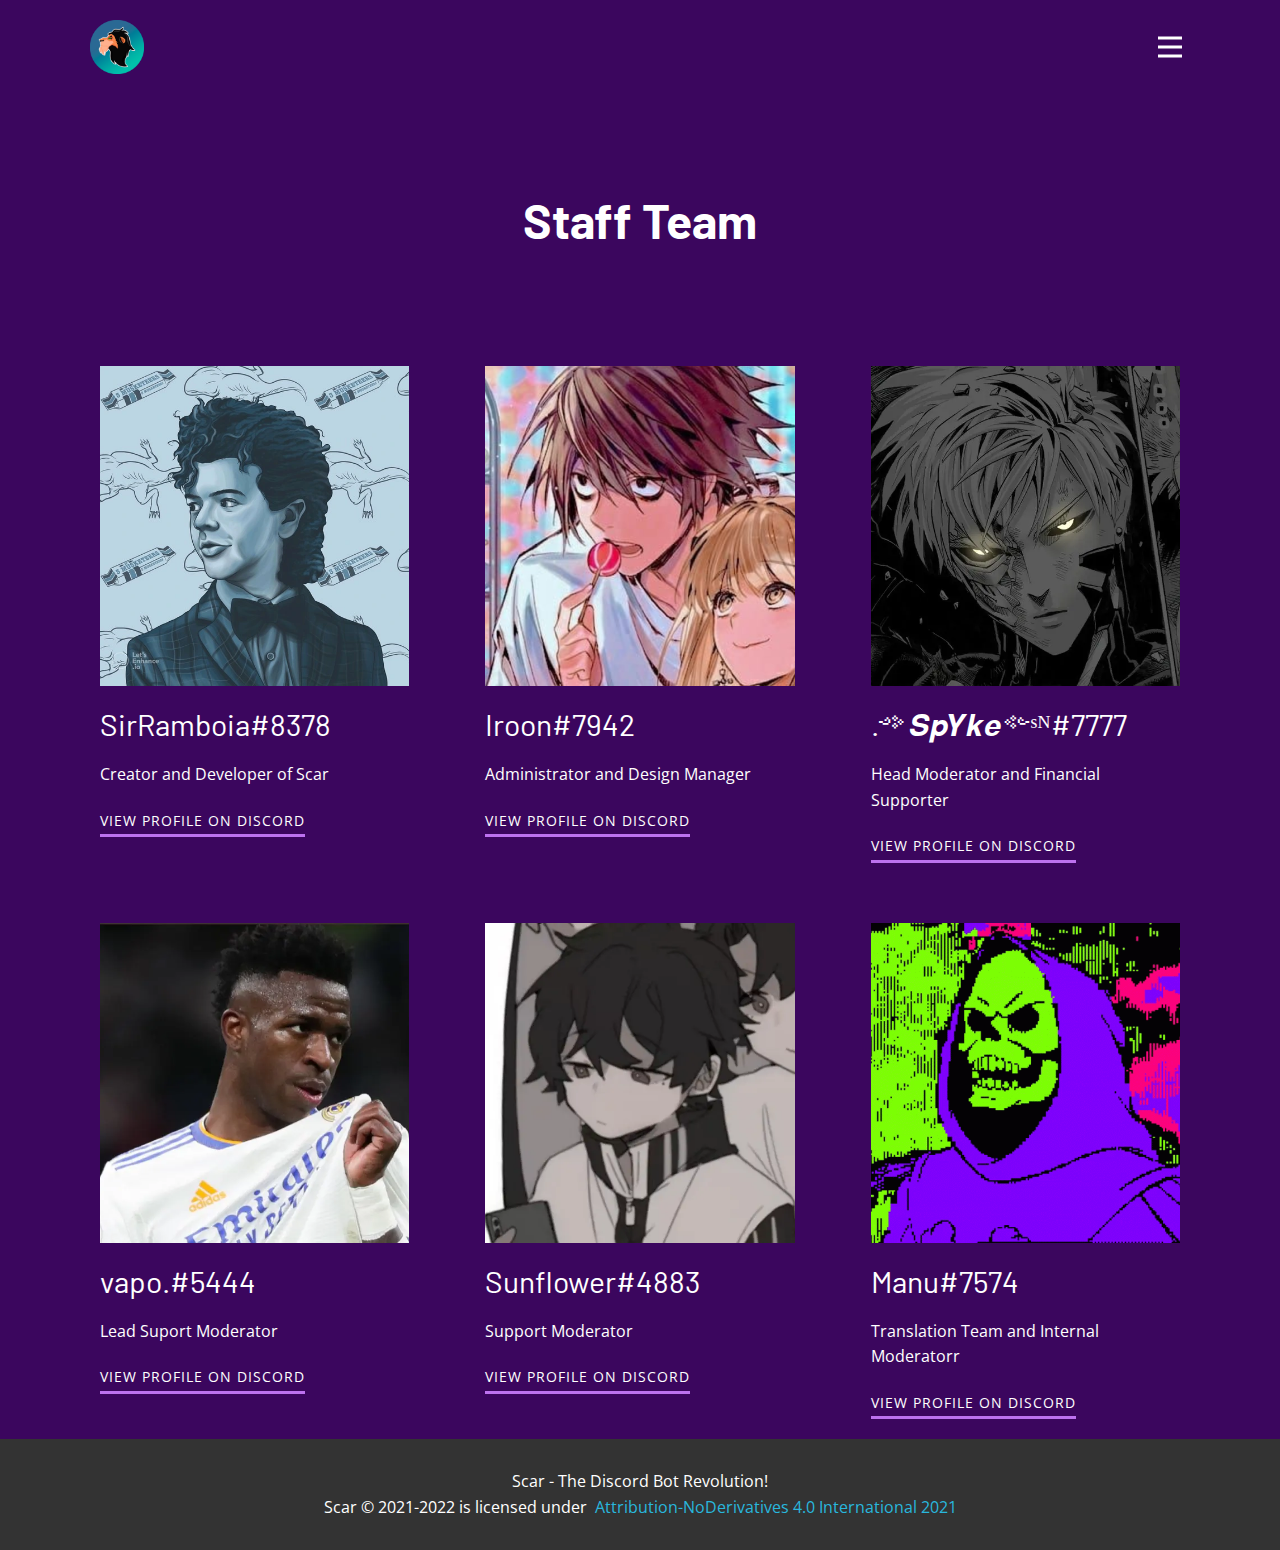
<file: staff/index.html>
<!DOCTYPE html>
<html lang="en-US" , style="font-size: 16px;">
    <head>
        <meta name="viewport" content="width=device-width, initial-scale=1.0" />
        <meta charset="utf-8" />
        <meta name="keywords" content="" />
        <meta name="description" content="" />
        <link rel="shortcut icon" href="../images/image-39.webp" type="image/x-icon" />
        <meta name="robots" content="noindex" />
        <meta name="page_type" content="np-template-header-footer-from-plugin" />
        <meta property="og:title" content="Scar - Staff Team" />
        <meta property="og:url" content="https://scarbot.com/staff" />
        <title>Scar - Staff Team</title>
        <link rel="stylesheet" href="../style.css" media="screen" />
        <link rel="stylesheet" href="./staff.css" media="screen" />
        <link
            id="u-theme-google-font"
            rel="stylesheet"
            href="https://fonts.googleapis.com/css?family=Open+Sans:300,300i,400,400i,500,500i,600,600i,700,700i,800,800i|Barlow:100,100i,200,200i,300,300i,400,400i,500,500i,600,600i,700,700i,800,800i,900,900i"
        />
        <script type="application/ld+json">
            {
              "@context": "http://schema.org",
              "@type": "website",
              "url": "https://scarbot.com/staff"
              "name": "Scar",
              "logo": "../images/image.webp"
            }
        </script>
        <meta name="theme-color" content="#3B065E" />
        <meta property="og:description" content="" />
        <meta property="og:type" content="website" />
        <script class="u-script" defer src="../jquery.js" type="text/javascript"></script>
        <script class="u-script" defer src="../scriptBase.js" type="text/javascript"></script>
    </head>

    <body class="u-body u-xl-mode">
        <header class="u-clearfix u-header u-palette-2-base u-sticky u-header" id="sec-2485">
            <div class="u-clearfix u-sheet u-sheet-1">
                <a class="u-image u-logo u-image-1" href="https://scarbot.com/" , data-image-width="671" data-image-height="671">
                    <img src="../images/image.webp" class="u-logo-image u-logo-image-1" />
                </a>
                <nav class="u-menu u-menu-dropdown u-offcanvas u-menu-1" data-responsive-from="XL">
                    <div class="menu-collapse" style="font-size: 1rem; letter-spacing: 0px; font-weight: 700; text-transform: uppercase;">
                        <a
                            class="u-button-style u-custom-active-border-color u-custom-border u-custom-border-color u-custom-borders u-custom-hover-border-color u-custom-left-right-menu-spacing u-custom-padding-bottom u-custom-text-color u-custom-text-hover-color u-custom-top-bottom-menu-spacing u-nav-link u-text-active-palette-1-base u-text-hover-palette-2-base u-text-white"
                            href="#"
                        >
                            <svg class="u-svg-link" viewBox="0 0 24 24">
                                <use xmlns:xlink="http://www.w3.org/1999/xlink" xlink:href="#menu-hamburger"></use>
                            </svg>
                            <svg class="u-svg-content" version="1.1" id="menu-hamburger" viewBox="0 0 16 16" x="0px" y="0px" xmlns:xlink="http://www.w3.org/1999/xlink" xmlns="http://www.w3.org/2000/svg">
                                <g>
                                    <rect y="1" width="16" height="2"></rect>
                                    <rect y="7" width="16" height="2"></rect>
                                    <rect y="13" width="16" height="2"></rect>
                                </g>
                            </svg>
                        </a>
                    </div>
                    <div class="u-nav-container" wfd-invisible="true">
                        <ul class="u-nav u-spacing-30 u-unstyled u-nav-1">
                            <li class="u-nav-item">
                                <a
                                    class="u-border-2 u-border-active-palette-1-base u-border-hover-palette-1-base u-border-no-left u-border-no-right u-border-no-top u-button-style u-nav-link u-text-active-palette-1-base u-text-grey-90 u-text-hover-grey-90"
                                    href="https://scarbot.com/"
                                    style="padding: 10px 0px;"
                                >
                                    Home
                                </a>
                            </li>
                            <li class="u-nav-item">
                                <a
                                    class="u-border-2 u-border-active-palette-1-base u-border-hover-palette-1-base u-border-no-left u-border-no-right u-border-no-top u-button-style u-nav-link u-text-active-palette-1-base u-text-grey-90 u-text-hover-grey-90"
                                    href="https://scarbot.com/commands"
                                    style="padding: 10px 0px;"
                                >
                                    Commands
                                </a>
                            </li>
                            <li class="u-nav-item">
                                <a
                                    class="u-border-2 u-border-active-palette-1-base u-border-hover-palette-1-base u-border-no-left u-border-no-right u-border-no-top u-button-style u-nav-link u-text-active-palette-1-base u-text-grey-90 u-text-hover-grey-90"
                                    href="https://scarbot.com/staff"
                                    style="padding: 10px 0px;"
                                >
                                    Staff Team
                                </a>
                            </li>
                            <li class="u-nav-item">
                                <a
                                    class="u-border-2 u-border-active-palette-1-base u-border-hover-palette-1-base u-border-no-left u-border-no-right u-border-no-top u-button-style u-nav-link u-text-active-palette-1-base u-text-grey-90 u-text-hover-grey-90"
                                    href="https://scarbot.com/donate"
                                    style="padding: 10px 0px;"
                                >
                                    Donate
                                </a>
                            </li>
                            <li class="u-nav-item">
                                <a
                                    class="u-border-2 u-border-active-palette-1-base u-border-hover-palette-1-base u-border-no-left u-border-no-right u-border-no-top u-button-style u-nav-link u-text-active-palette-1-base u-text-grey-90 u-text-hover-grey-90"
                                    href="https://scarbot.com/terms"
                                    style="padding: 10px 0px;"
                                >
                                    Terms of Use
                                </a>
                            </li>
                            <li class="u-nav-item">
                                <a
                                    class="u-border-2 u-border-active-palette-1-base u-border-hover-palette-1-base u-border-no-left u-border-no-right u-border-no-top u-button-style u-nav-link u-text-active-palette-1-base u-text-grey-90 u-text-hover-grey-90"
                                    href="https://scarbot.com/privacy"
                                    style="padding: 10px 0px;"
                                >
                                    Privacy Policy
                                </a>
                            </li>
                        </ul>
                    </div>
                    <div class="u-nav-container-collapse">
                        <div class="u-black u-container-style u-inner-container-layout u-opacity u-opacity-95 u-sidenav">
                            <div class="u-inner-container-layout u-sidenav-overflow">
                                <div class="u-menu-close"></div>
                                <ul class="u-align-center u-nav u-popupmenu-items u-unstyled u-nav-2">
                                    <li class="u-nav-item">
                                        <a class="u-button-style u-nav-link" href="https://scarbot.com/" style="padding: 10px 20px;">Home</a>
                                    </li>
                                    <li class="u-nav-item">
                                        <a class="u-button-style u-nav-link" href="https://scarbot.com/commands" style="padding: 10px 20px;">Commands</a>
                                    </li>
                                    <li class="u-nav-item">
                                        <a class="u-button-style u-nav-link" href="https://scarbot.com/staff" style="padding: 10px 20px;">Staff Team</a>
                                    </li>
                                    <li class="u-nav-item">
                                        <a class="u-button-style u-nav-link" href="https://scarbot.com/donate" style="padding: 10px 20px;">Donate</a>
                                    </li>
                                    <li class="u-nav-item">
                                        <a class="u-button-style u-nav-link" href="https://scarbot.com/terms" style="padding: 10px 20px;">Terms of Use</a>
                                    </li>
                                    <li class="u-nav-item">
                                        <a class="u-button-style u-nav-link" href="https://scarbot.com/privacy" style="padding: 10px 20px;">Privacy Policy</a>
                                    </li>
                                </ul>
                            </div>
                        </div>
                        <div class="u-black u-menu-overlay u-opacity u-opacity-70" wfd-invisible="true"></div>
                    </div>
                </nav>
            </div>
        </header>
        <section class="u-clearfix u-palette-2-base u-section-1" id="sec-410b">
            <div class="u-clearfix u-sheet u-valign-middle u-sheet-1">
                <h1 class="u-align-center u-text u-text-1">Staff Team</h1>
            </div>
        </section>
        <section class="u-clearfix u-palette-2-base u-section-2" id="sec-eac1">
            <div class="u-clearfix u-sheet u-sheet-1">
                <div class="u-expanded-width u-list u-list-1">
                    <div class="u-repeater u-repeater-1">
                        <div class="u-container-style u-list-item u-repeater-item">
                            <div class="u-container-layout u-similar-container u-container-layout-1">
                                <img alt="" class="u-expanded-width u-image u-image-default u-image-1" data-image-width="649" data-image-height="649" src="../images/sirramboia.webp" />
                                <h3 class="u-text u-text-default u-text-1">SirRamboia#8378</h3>
                                <p class="u-text u-text-2">Creator and Developer of Scar</p>
                                <a
                                    href="https://discordapp.com/users/880143303364980767"
                                    class="u-active-none u-border-3 u-border-hover-palette-2-light-3 u-border-palette-2-light-1 u-btn u-button-style u-hover-none u-none u-text-body-alt-color u-btn-1"
                                    target="_blank"
                                >
                                    View Profile on Discord
                                </a>
                            </div>
                        </div>
                        <div class="u-container-style u-list-item u-repeater-item">
                            <div class="u-container-layout u-similar-container u-container-layout-2">
                                <img alt="" class="u-expanded-width u-image u-image-default u-image-2" data-image-width="610" data-image-height="610" src="../images/iroon.webp" />
                                <h3 class="u-text u-text-default u-text-3">Iroon#7942</h3>
                                <p class="u-text u-text-4">Administrator and Design Manager</p>
                                <a
                                    href="https://discordapp.com/users/606139799635623939"
                                    class="u-active-none u-border-3 u-border-hover-palette-2-light-3 u-border-palette-2-light-1 u-btn u-button-style u-hover-none u-none u-text-body-alt-color u-btn-2"
                                    target="_blank"
                                >
                                    View Profile on Discord
                                </a>
                            </div>
                        </div>
                        <div class="u-container-style u-list-item u-repeater-item">
                            <div class="u-container-layout u-similar-container u-container-layout-3">
                                <img alt="" class="u-expanded-width u-image u-image-default u-image-3" data-image-width="587" data-image-height="587" src="../images/spyke.webp" />
                                <h3 class="u-text u-text-default u-text-5">.༺𝑺𝒑𝒀𝒌𝒆༻ˢᴺ#7777</h3>
                                <p class="u-text u-text-6">Head Moderator and Financial Supporter</p>
                                <a
                                    href="https://discordapp.com/users/732987229374251028"
                                    class="u-active-none u-border-3 u-border-hover-palette-2-light-3 u-border-palette-2-light-1 u-btn u-button-style u-hover-none u-none u-text-body-alt-color u-btn-3"
                                    target="_blank"
                                >
                                    View Profile on Discord
                                </a>
                            </div>
                        </div>
                    </div>
                </div>
                <div class="u-expanded-width u-list u-list-2">
                    <div class="u-repeater u-repeater-2">
                        <div class="u-container-style u-list-item u-repeater-item">
                            <div class="u-container-layout u-similar-container u-container-layout-4">
                                <img alt="" class="u-expanded-width u-image u-image-default u-image-4" data-image-width="671" data-image-height="671" src="../images/vapo.webp" />
                                <h3 class="u-text u-text-default u-text-7">vapo.#5444</h3>
                                <p class="u-text u-text-8">Lead Suport Moderator</p>
                                <a
                                    href="https://discordapp.com/users/630094077529948172"
                                    class="u-active-none u-border-3 u-border-hover-palette-2-light-3 u-border-palette-2-light-1 u-btn u-button-style u-hover-none u-none u-text-body-alt-color u-btn-4"
                                    target="_blank"
                                >
                                    View Profile on Discord
                                </a>
                            </div>
                        </div>
                        <div class="u-container-style u-list-item u-repeater-item">
                            <div class="u-container-layout u-similar-container u-container-layout-5">
                                <img alt="" class="u-expanded-width u-image u-image-default u-image-5" data-image-width="671" data-image-height="671" src="../images/sunflower.webp" />
                                <h3 class="u-text u-text-default u-text-9">Sunflower#4883</h3>
                                <p class="u-text u-text-10">Support Moderator</p>
                                <a
                                    href="https://discordapp.com/users/918251994907553842"
                                    class="u-active-none u-border-3 u-border-hover-palette-2-light-3 u-border-palette-2-light-1 u-btn u-button-style u-hover-none u-none u-text-body-alt-color u-btn-5"
                                    target="_blank"
                                >
                                    View Profile on Discord
                                </a>
                            </div>
                        </div>
                        <div class="u-container-style u-list-item u-repeater-item">
                            <div class="u-container-layout u-similar-container u-container-layout-6">
                                <img alt="" class="u-expanded-width u-image u-image-default u-image-6" data-image-width="370" data-image-height="370" src="../images/manu.gif" />
                                <h3 class="u-text u-text-default u-text-11">Manu#7574</h3>
                                <p class="u-text u-text-12">Translation Team and Internal Moderatorr</p>
                                <a
                                    href="https://discordapp.com/users/543076250852392969"
                                    class="u-active-none u-border-3 u-border-hover-palette-2-light-3 u-border-palette-2-light-1 u-btn u-button-style u-hover-none u-none u-text-body-alt-color u-btn-6"
                                    target="_blank"
                                >
                                    View Profile on Discord
                                </a>
                            </div>
                        </div>
                    </div>
                </div>
            </div>
        </section>
        <footer class="u-align-center u-clearfix u-footer u-grey-80 u-footer" id="sec-2692">
            <div class="u-clearfix u-sheet u-valign-middle u-sheet-1">
                <p class="u-small-text u-text u-text-variant u-text-1">
                    Scar - The Discord Bot Revolution! <br />
                    Scar © 2021-2022 is licensed under&nbsp;
                    <a href="https://creativecommons.org/licenses/by-nd/4.0/?ref=chooser-v1" class="text-primary u-active-none u-border-none u-btn u-button-style u-hover-none u-none u-text-palette-1-base u-btn-1">
                        Attribution-NoDerivatives 4.0 International 2021
                    </a>
                </p>
            </div>
        </footer>
    </body>
</html>
</file>
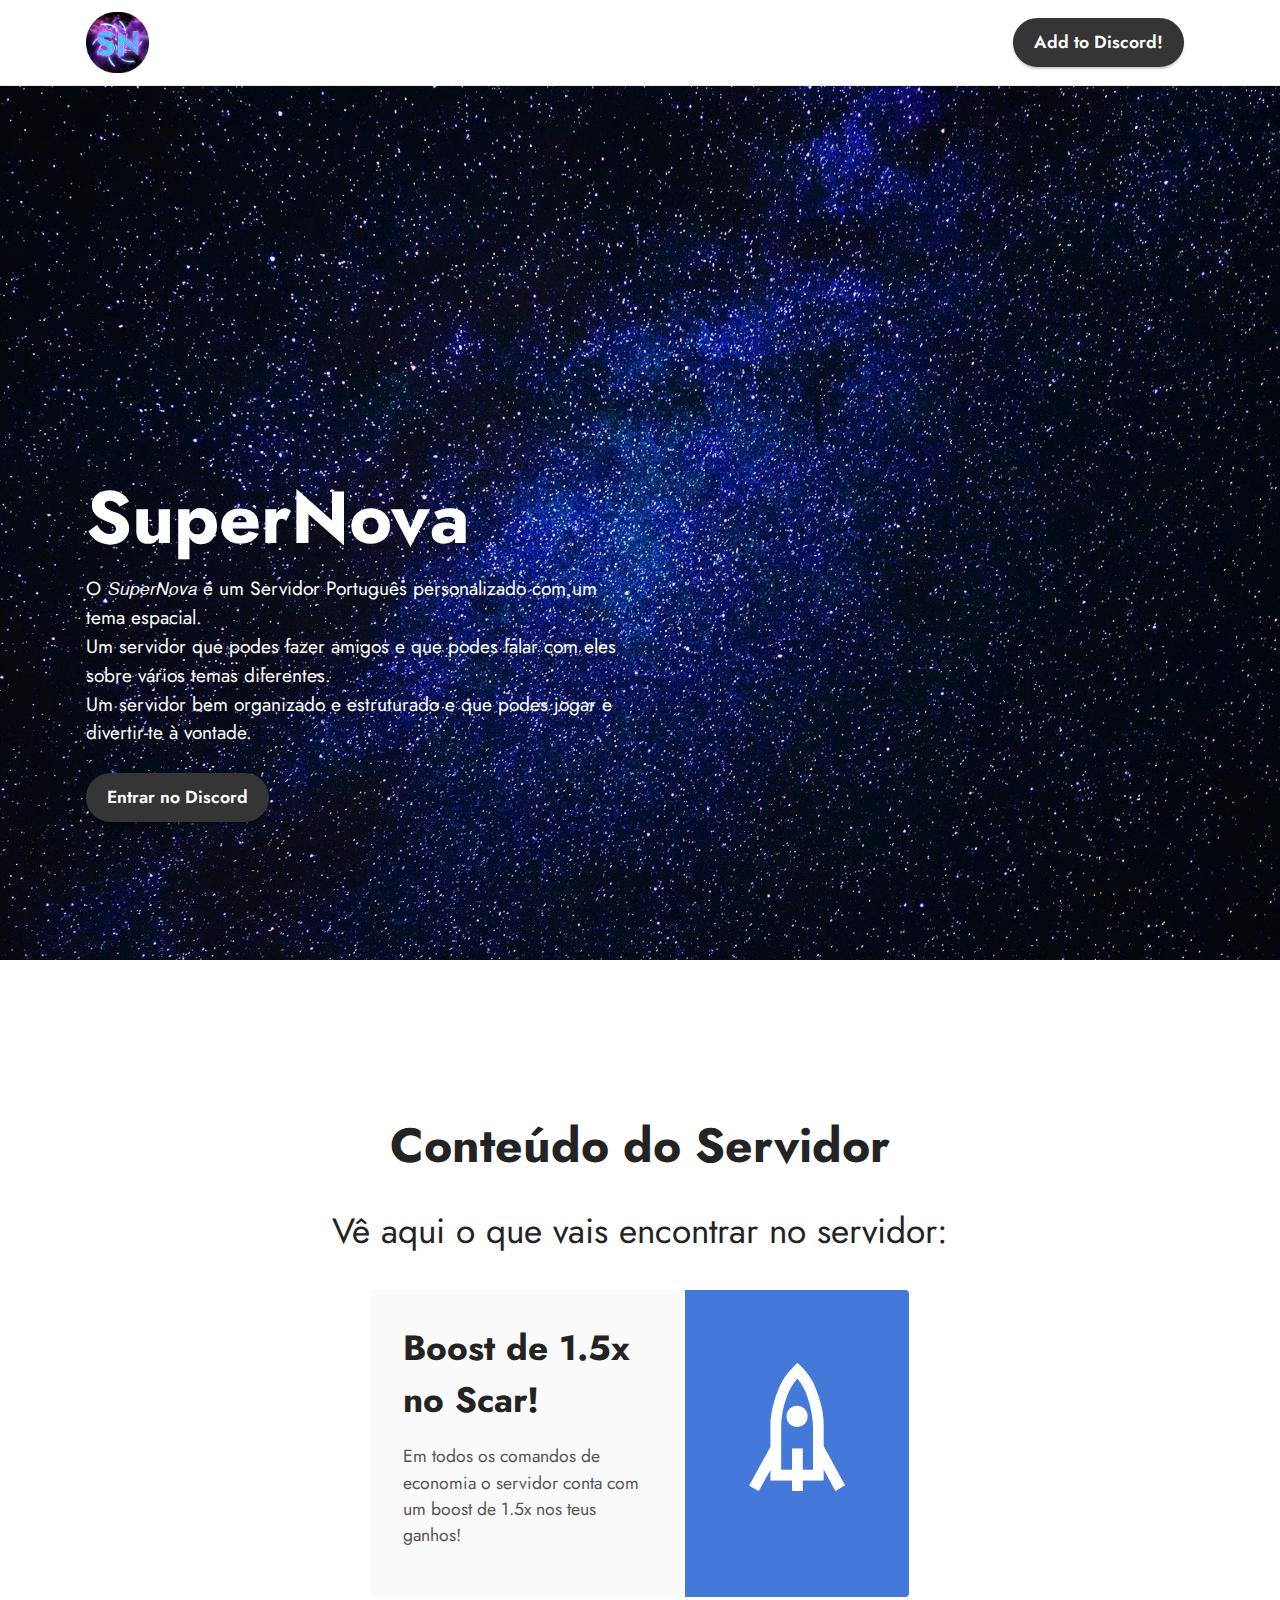
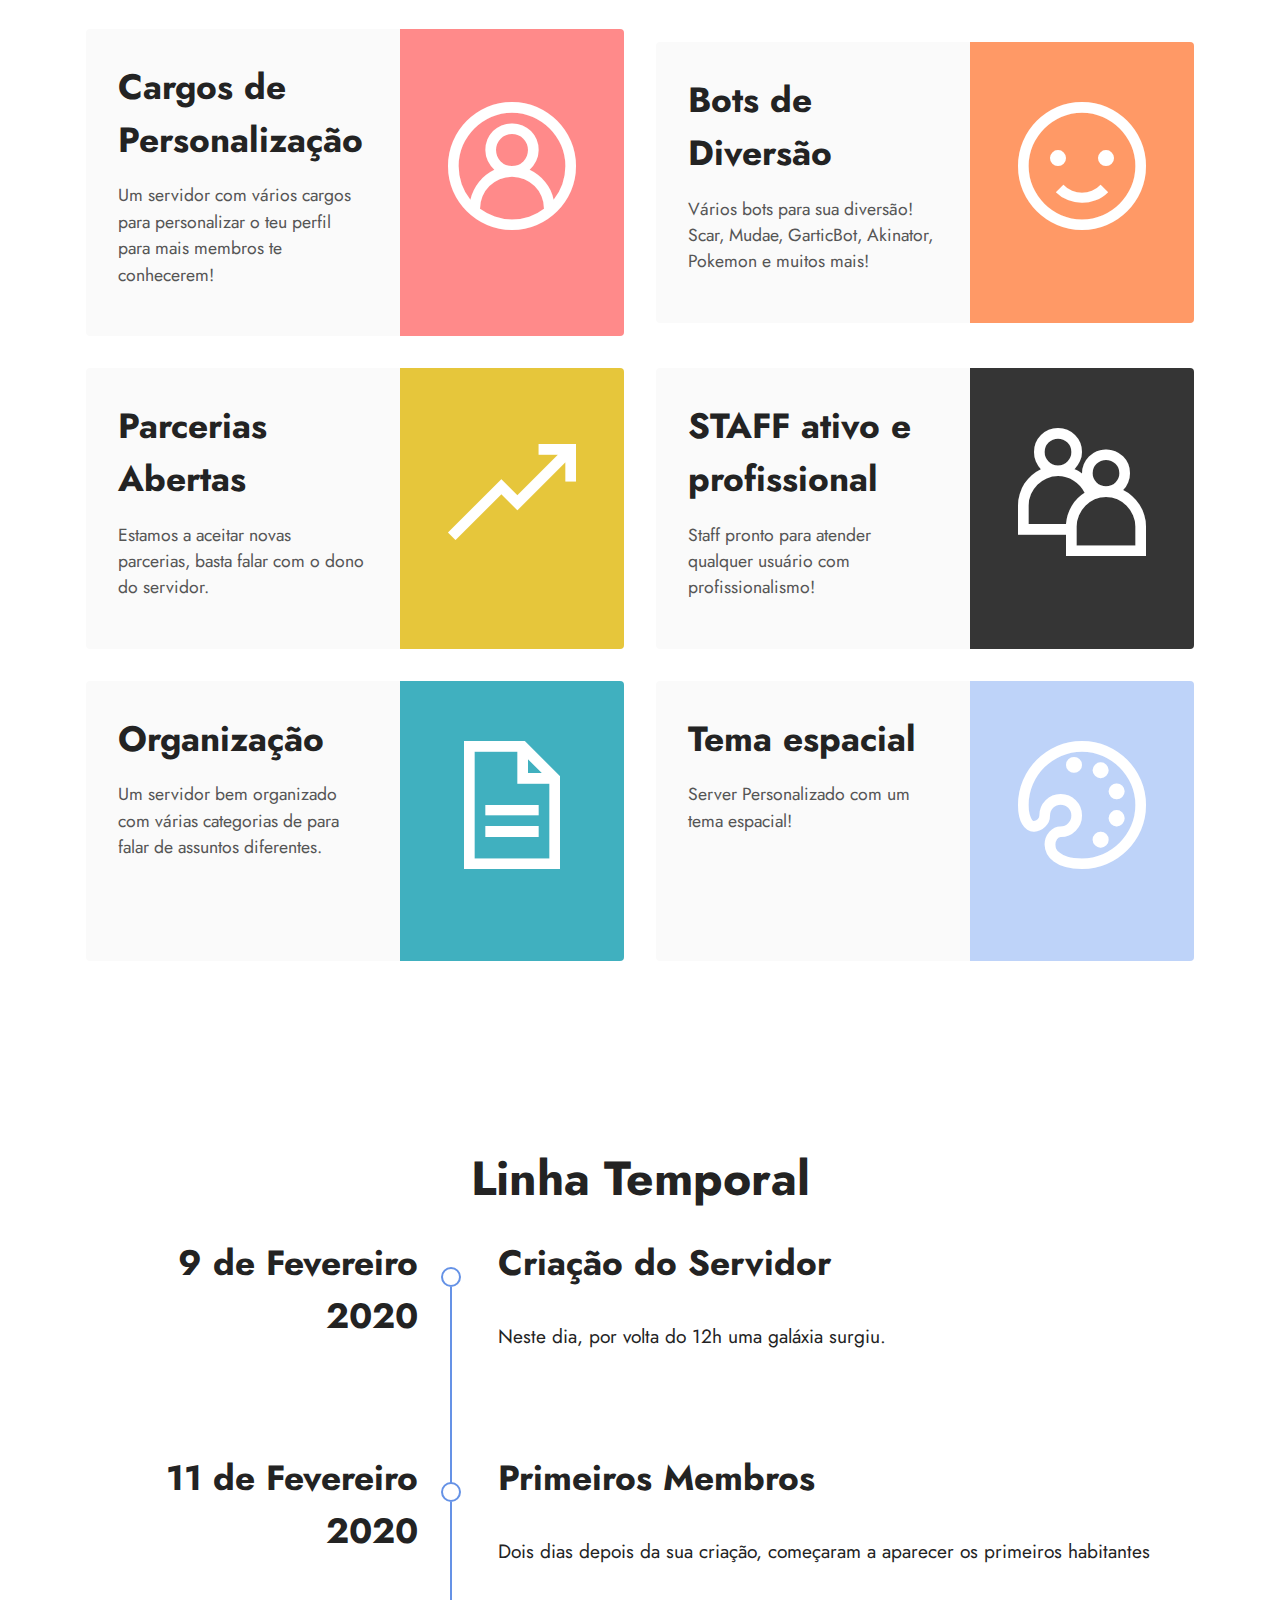
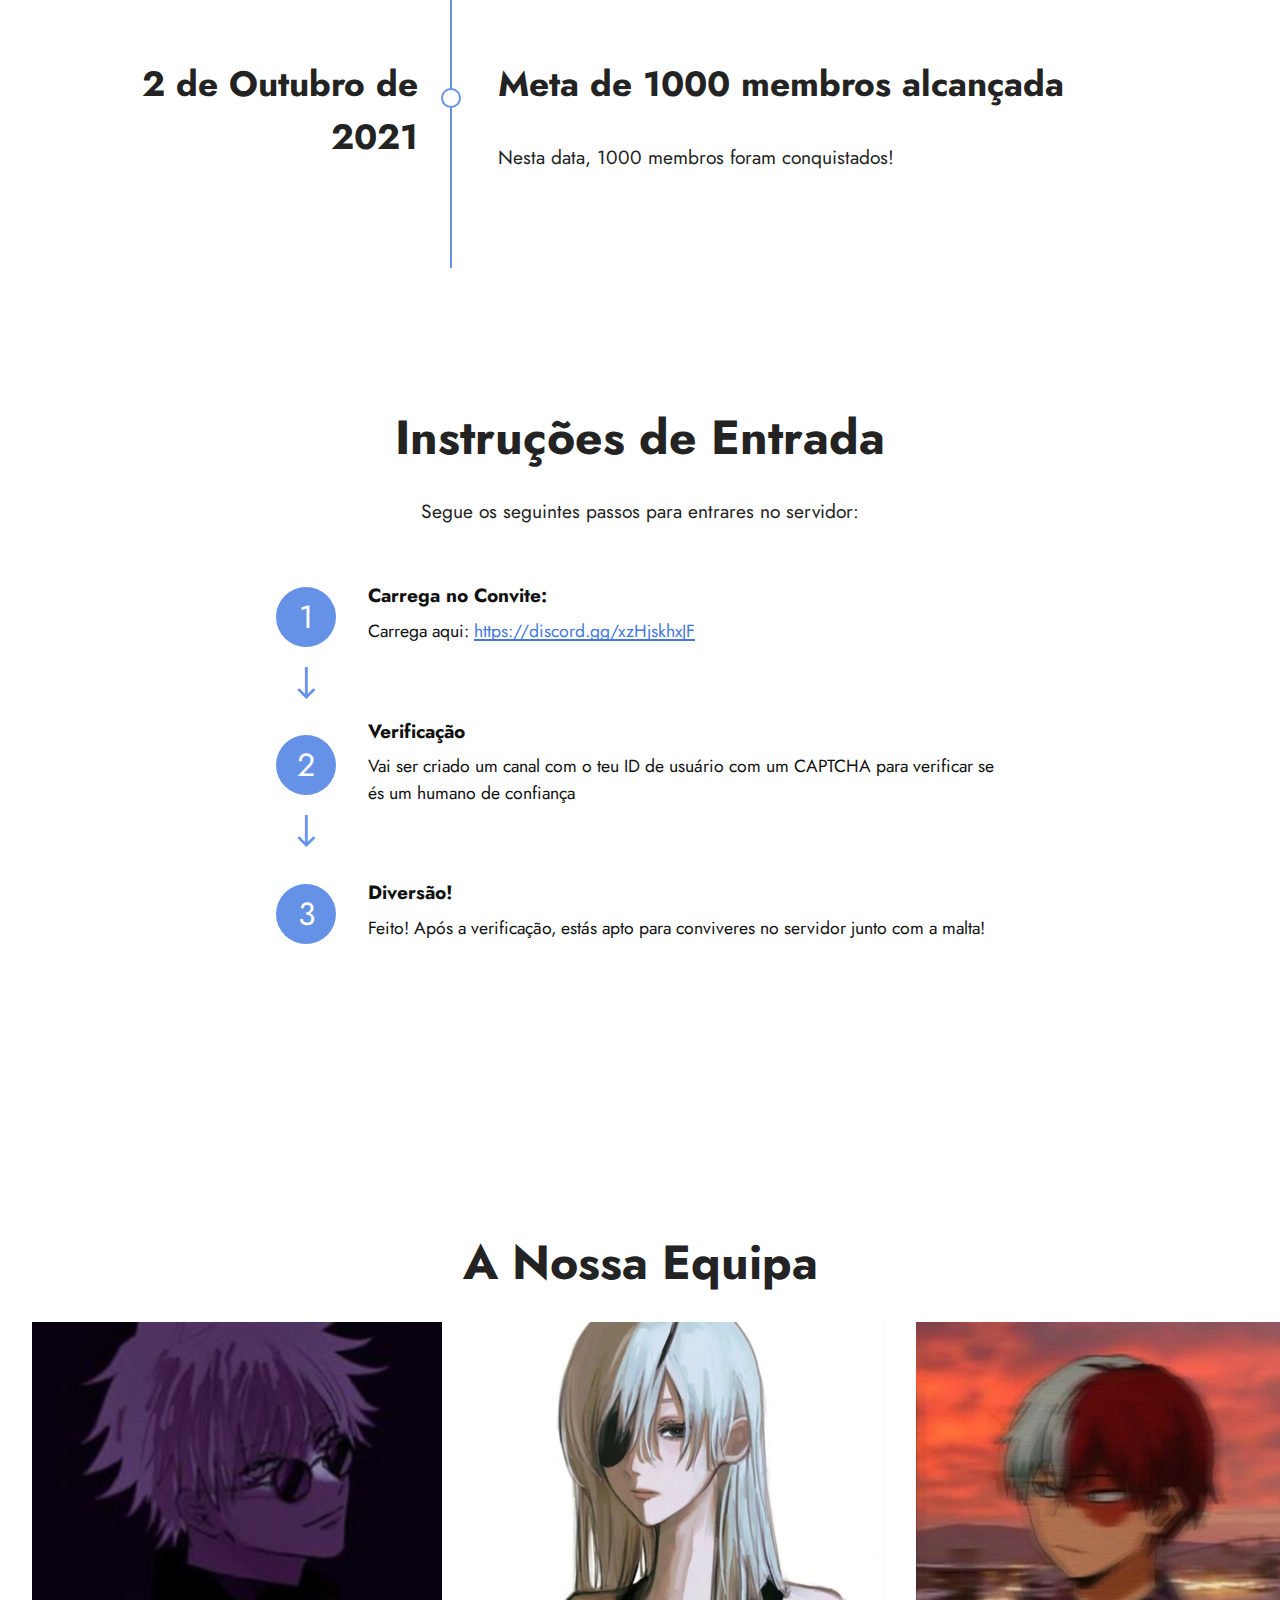
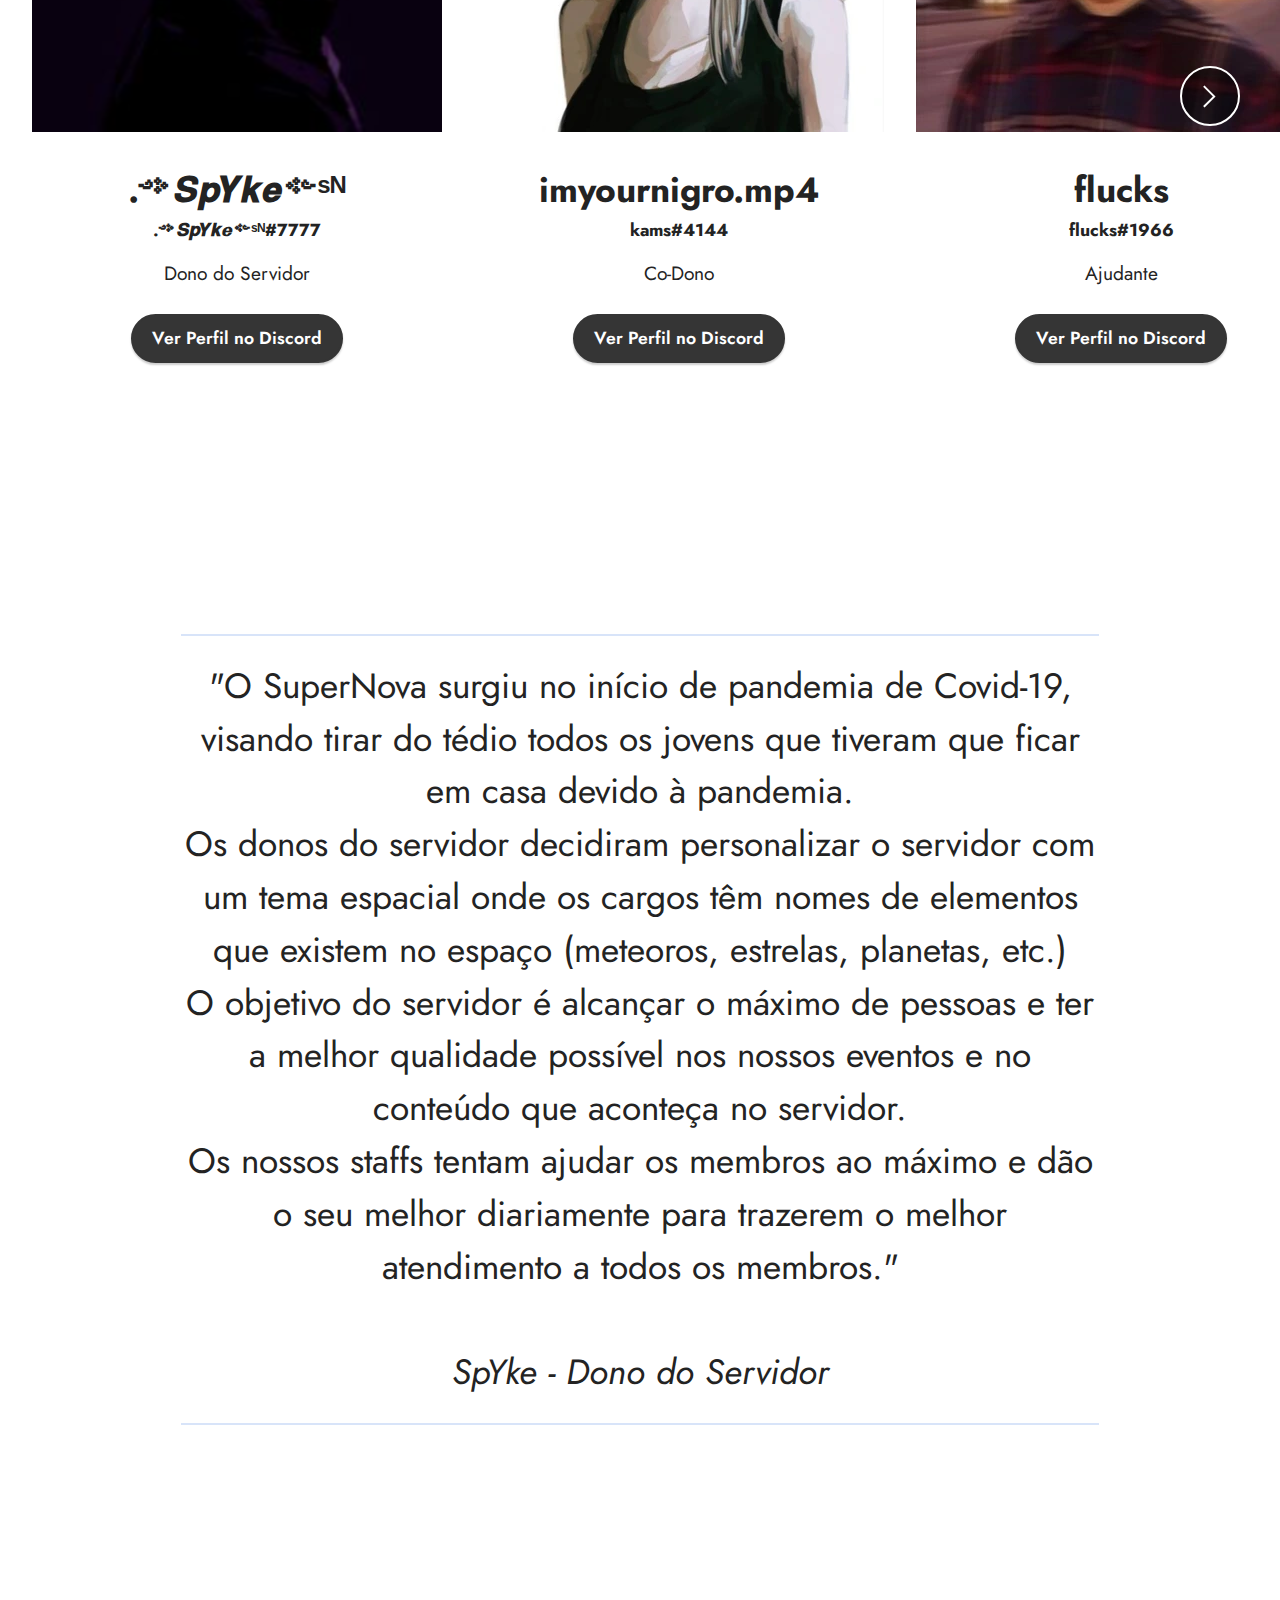
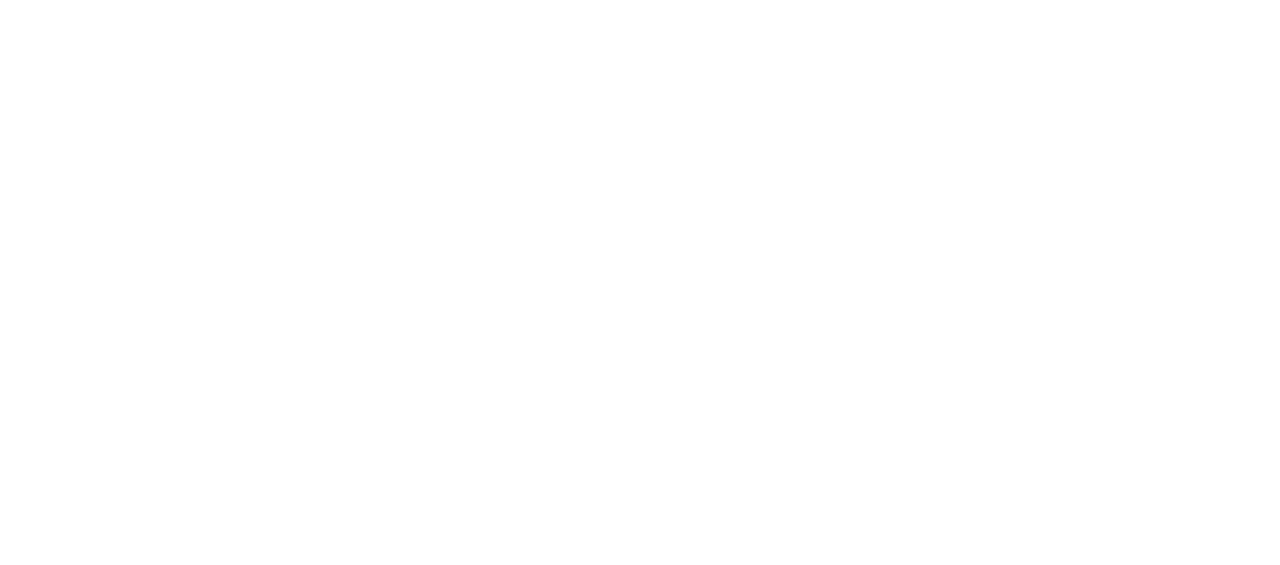
<file: supernova/index.html>
<!DOCTYPE html>
<html>
    <head>
        <meta charset="UTF-8" />
        <meta http-equiv="X-UA-Compatible" content="IE=edge" />
        <meta name="twitter:card" content="summary_large_image" />
        <meta name="twitter:image:src" content="assets/images/supernova-meta.webp" />
        <meta property="og:image" content="assets/images/supernova-meta.webp" />
        <meta name="twitter:title" content="SuperNova | Discord Server" />
        <meta name="viewport" content="width=device-width, initial-scale=1, minimum-scale=1" />
        <link rel="shortcut icon" href="assets/images/scarbot.webp" type="image/x-icon" />
        <meta name="description" content="SuperNova - O servidor Discord perfeito para ti • Sorteios • Eventos • Social • Gaming • Convívio" />
        <title>SuperNova | Discord Server</title>
        <link rel="stylesheet" href="assets/web/assets/mobirise-icons2/mobirise2.css" />
        <link rel="stylesheet" href="assets/bootstrap/css/bootstrap.min.css" />
        <link rel="stylesheet" href="assets/bootstrap/css/bootstrap-grid.min.css" />
        <link rel="stylesheet" href="assets/bootstrap/css/bootstrap-reboot.min.css" />
        <link rel="stylesheet" href="assets/parallax/jarallax.css" />
        <link rel="stylesheet" href="assets/animatecss/animate.css" />
        <link rel="stylesheet" href="assets/dropdown/css/style.css" />
        <link rel="stylesheet" href="assets/socicon/css/styles.css" />
        <link rel="stylesheet" href="assets/theme/css/style.css" />
        <link rel="preload" href="https://fonts.googleapis.com/css?family=Jost:100,200,300,400,500,600,700,800,900,100i,200i,300i,400i,500i,600i,700i,800i,900i&display=swap" as="style" onload="this.onload=null;this.rel='stylesheet'" />
        <noscript>
            <link rel="stylesheet" href="https://fonts.googleapis.com/css?family=Jost:100,200,300,400,500,600,700,800,900,100i,200i,300i,400i,500i,600i,700i,800i,900i&display=swap" />
        </noscript>
        <link rel="preload" as="style" href="assets/mobirise/css/mbr-additional.css" />
        <link rel="stylesheet" href="assets/mobirise/css/mbr-additional.css" type="text/css" />
        <script async src="https://pagead2.googlesyndication.com/pagead/js/adsbygoogle.js?client=ca-pub-6776926783484770" crossorigin="anonymous"></script>
    </head>

    <body>
        <section data-bs-version="5.1" class="menu cid-s48OLK6784" once="menu" id="menu1-28">
            <nav class="navbar navbar-dropdown navbar-fixed-top navbar-expand-lg">
                <div class="container">
                    <div class="navbar-brand">
                        <span class="navbar-logo">
                            <img src="assets/images/projeto1.webp" alt="supernovaLogo" style="height: 3.8rem;" />
                        </span>
                        <span class="navbar-caption-wrap">
                            <a class="navbar-caption text-black display-7"></a>
                        </span>
                    </div>
                    <button
                        class="navbar-toggler"
                        type="button"
                        data-toggle="collapse"
                        data-bs-toggle="collapse"
                        data-target="#navbarSupportedContent"
                        data-bs-target="#navbarSupportedContent"
                        aria-controls="navbarNavAltMarkup"
                        aria-expanded="false"
                        aria-label="Toggle navigation"
                    >
                        <div class="hamburger">
                            <span></span>
                            <span></span>
                            <span></span>
                            <span></span>
                        </div>
                    </button>
                    <div class="collapse navbar-collapse" id="navbarSupportedContent">
                        <div class="navbar-buttons mbr-section-btn">
                            <a class="btn btn-primary display-4" href="https://scarbot.com/invite" target="_blank">Add to Discord!</a>
                        </div>
                    </div>
                </div>
            </nav>
        </section>
        <section data-bs-version="5.1" class="header4 cid-sTrsxAPnJV mbr-fullscreen" id="header4-2f">
            <div class="container">
                <div class="row">
                    <div class="content-wrap">
                        <h1 class="mbr-section-title mbr-fonts-style mbr-white mb-3 display-1">
                            <strong>SuperNova</strong>
                        </h1>
                        <p class="mbr-fonts-style mbr-text mbr-white mb-3 display-7">
                            O 𝘚𝘶𝘱𝘦𝘳𝘕𝘰𝘷𝘢 é um Servidor Português personalizado com um tema espacial. <br />
                            Um servidor que podes fazer amigos e que podes falar com eles sobre vários temas diferentes. <br />
                            Um servidor bem organizado e estruturado e que podes jogar e divertir-te à vontade.
                        </p>
                        <div class="mbr-section-btn">
                            <a class="btn btn-primary display-4" href="https://discord.gg/xzHjskhxJF">Entrar no Discord</a>
                        </div>
                    </div>
                </div>
            </div>
        </section>
        <section data-bs-version="5.1" class="content4 cid-sTrtHgfuL1" id="content4-2j">
            <div class="container">
                <div class="row justify-content-center">
                    <div class="title col-md-12 col-lg-12">
                        <h3 class="mbr-section-title mbr-fonts-style align-center mb-4 display-2">
                            <strong>Conteúdo&nbsp;do Servidor</strong>
                        </h3>
                        <h4 class="mbr-section-subtitle align-center mbr-fonts-style mb-4 display-5">Vê aqui o que vais encontrar no servidor:</h4>
                    </div>
                </div>
            </div>
        </section>
        <section data-bs-version="5.1" class="features5 cid-sTrtmhfF5A" id="features6-2g">
            <div class="container">
                <div class="row justify-content-center">
                    <div class="card col-12 col-lg-6">
                        <div class="card-wrapper mbr-flex">
                            <div class="card-box align-left">
                                <h5 class="card-title mbr-fonts-style align-left mb-3 display-5">
                                    <strong>Boost de 1.5x no Scar!</strong>
                                </h5>
                                <p class="mbr-text mbr-fonts-style mb-3 display-4">Em todos os comandos de economia o servidor conta com um boost de 1.5x nos teus ganhos!</p>
                            </div>
                            <div class="img-wrapper img1 align-center">
                                <span class="mbr-iconfont mobi-mbri-rocket mobi-mbri"></span>
                            </div>
                        </div>
                    </div>
                </div>
            </div>
        </section>
        <section data-bs-version="5.1" class="features5 cid-sTrtoJnzOM" id="features6-2h">
            <div class="container">
                <div class="row justify-content-center">
                    <div class="card col-12 col-lg-6">
                        <div class="card-wrapper mbr-flex">
                            <div class="card-box align-left">
                                <h5 class="card-title mbr-fonts-style align-left mb-3 display-5">
                                    <strong>Cargos de Personalização</strong>
                                </h5>
                                <p class="mbr-text mbr-fonts-style mb-3 display-4">Um servidor com vários cargos para personalizar o teu perfil para mais membros te conhecerem!</p>
                            </div>
                            <div class="img-wrapper img1 align-center">
                                <span class="mbr-iconfont mobi-mbri-user-2 mobi-mbri"></span>
                            </div>
                        </div>
                    </div>
                    <div class="card col-12 col-lg-6">
                        <div class="card-wrapper mbr-flex">
                            <div class="card-box align-left">
                                <h5 class="card-title mbr-fonts-style align-left mb-3 display-5">
                                    <strong>Bots de Diversão</strong>
                                </h5>
                                <p class="mbr-text mbr-fonts-style mb-3 display-4">Vários bots para sua diversão! Scar, Mudae, GarticBot, Akinator, Pokemon e muitos mais!</p>
                            </div>
                            <div class="img-wrapper img2 align-center">
                                <span class="mbr-iconfont mobi-mbri-smile-face mobi-mbri"></span>
                            </div>
                        </div>
                    </div>
                </div>
            </div>
        </section>
        <section data-bs-version="5.1" class="features5 cid-sTrtparOz8" id="features6-2i">
            <div class="container">
                <div class="row justify-content-center">
                    <div class="card col-12 col-lg-6">
                        <div class="card-wrapper mbr-flex">
                            <div class="card-box align-left">
                                <h5 class="card-title mbr-fonts-style align-left mb-3 display-5">
                                    <strong>Parcerias Abertas</strong>
                                </h5>
                                <p class="mbr-text mbr-fonts-style mb-3 display-4">Estamos a aceitar novas parcerias, basta falar com o dono do servidor.</p>
                            </div>
                            <div class="img-wrapper img1 align-center">
                                <span class="mbr-iconfont mobi-mbri-growing-chart mobi-mbri"></span>
                            </div>
                        </div>
                    </div>
                    <div class="card col-12 col-lg-6">
                        <div class="card-wrapper mbr-flex">
                            <div class="card-box align-left">
                                <h5 class="card-title mbr-fonts-style align-left mb-3 display-5">
                                    <strong>STAFF ativo e profissional</strong>
                                </h5>
                                <p class="mbr-text mbr-fonts-style mb-3 display-4">Staff pronto para atender qualquer usuário com profissionalismo!</p>
                            </div>
                            <div class="img-wrapper img2 align-center">
                                <span class="mbr-iconfont mobi-mbri-users mobi-mbri"></span>
                            </div>
                        </div>
                    </div>
                </div>
            </div>
        </section>
        <section data-bs-version="5.1" class="features5 cid-sTryOvnkez" id="features6-2k">
            <div class="container">
                <div class="row justify-content-center">
                    <div class="card col-12 col-lg-6">
                        <div class="card-wrapper mbr-flex">
                            <div class="card-box align-left">
                                <h5 class="card-title mbr-fonts-style align-left mb-3 display-5">
                                    <strong>Organização</strong>
                                </h5>
                                <p class="mbr-text mbr-fonts-style mb-3 display-4">Um servidor bem organizado com várias categorias de para falar de assuntos diferentes.</p>
                            </div>
                            <div class="img-wrapper img1 align-center">
                                <span class="mbr-iconfont mobi-mbri-file mobi-mbri"></span>
                            </div>
                        </div>
                    </div>
                    <div class="card col-12 col-lg-6">
                        <div class="card-wrapper mbr-flex">
                            <div class="card-box align-left">
                                <h5 class="card-title mbr-fonts-style align-left mb-3 display-5">
                                    <strong>Tema espacial</strong>
                                </h5>
                                <p class="mbr-text mbr-fonts-style mb-3 display-4">Server Personalizado com um tema espacial!</p>
                            </div>
                            <div class="img-wrapper img2 align-center">
                                <span class="mbr-iconfont mobi-mbri-change-style mobi-mbri"></span>
                            </div>
                        </div>
                    </div>
                </div>
            </div>
        </section>
        <section data-bs-version="5.1" class="timeline2 cid-sTrGx2n1Ii" id="timeline2-2m">
            <div class="container">
                <div class="mbr-section-head">
                    <h3 class="mbr-section-title mbr-fonts-style align-center mb-0 display-2">
                        <strong>Linha Temporal</strong>
                    </h3>
                </div>
                <div class="timelines-container mt-4">
                    <div class="row timeline-element separline mb-5">
                        <div class="timeline-date-panel col-12 col-md-4">
                            <div class="time-line-date-content">
                                <h4 class="mbr-timeline-date mbr-fonts-style display-5">
                                    <strong>2 de Outubro de 2021</strong>
                                </h4>
                            </div>
                        </div>
                        <span class="iconBackground"></span>
                        <div class="col-12 col-md-8">
                            <div class="timeline-text-content">
                                <h4 class="mbr-timeline-title mb-4 mbr-fonts-style display-5">
                                    <strong>Meta de 1000 membros alcançada</strong>
                                </h4>
                                <p class="mbr-text mbr-fonts-style display-7">Nesta data, 1000 membros foram conquistados!</p>
                            </div>
                        </div>
                    </div>
                    <div class="row timeline-element separline mb-5">
                        <div class="timeline-date-panel col-12 col-md-4">
                            <div class="time-line-date-content">
                                <h4 class="mbr-timeline-date mbr-fonts-style display-5">
                                    <strong>11 de Fevereiro 2020</strong>
                                </h4>
                            </div>
                        </div>
                        <span class="iconBackground"></span>
                        <div class="col-12 col-md-8">
                            <div class="timeline-text-content">
                                <h4 class="mbr-timeline-title mb-4 mbr-fonts-style display-5">
                                    <strong>Primeiros Membros</strong>
                                </h4>
                                <p class="mbr-text mbr-fonts-style display-7">
                                    Dois dias depois da sua criação, começaram a aparecer os primeiros habitantes <br />
                                    <br />
                                </p>
                            </div>
                        </div>
                    </div>
                    <div class="row timeline-element separline mb-5">
                        <div class="timeline-date-panel col-12 col-md-4">
                            <div class="time-line-date-content">
                                <h4 class="mbr-timeline-date mbr-fonts-style display-5">
                                    <strong>9 de Fevereiro 2020</strong>
                                </h4>
                            </div>
                        </div>
                        <span class="iconBackground"></span>
                        <div class="col-12 col-md-8">
                            <div class="timeline-text-content">
                                <h4 class="mbr-timeline-title mb-4 mbr-fonts-style display-5">
                                    <strong>Criação do Servidor</strong>
                                </h4>
                                <p class="mbr-text mbr-fonts-style display-7">Neste dia, por volta do 12h uma galáxia surgiu.</p>
                            </div>
                        </div>
                    </div>
                </div>
            </div>
        </section>
        <section data-bs-version="5.1" class="features19 cid-sTrK6wUd3B" id="features20-2n">
            <div class="container">
                <div class="row justify-content-center">
                    <div class="col-md-12 col-lg-9">
                        <div class="card-wrapper pb-4">
                            <div class="card-box align-center">
                                <h4 class="card-title mbr-fonts-style mb-4 display-2">
                                    <strong>Instruções de Entrada</strong>
                                </h4>
                                <p class="mbr-text mbr-fonts-style mb-4 display-7">Segue os seguintes passos para entrares no servidor:</p>
                            </div>
                        </div>
                    </div>
                    <div class="col-12 col-md-8">
                        <div class="item mbr-flex">
                            <div class="icon-box">
                                <span class="step-number mbr-fonts-style display-5">1</span>
                            </div>
                            <div class="text-box">
                                <h4 class="icon-title card-title mbr-black mbr-fonts-style display-7">
                                    <strong>Carrega no Convite:</strong>
                                </h4>
                                <h5 class="icon-text mbr-black mbr-fonts-style display-4">Carrega aqui: <a href="https://discord.gg/xzHjskhxJF" class="text-success" target="_blank">https://discord.gg/xzHjskhxJF</a></h5>
                            </div>
                        </div>
                        <div class="item mbr-flex">
                            <div class="icon-box">
                                <span class="step-number mbr-fonts-style display-5">2</span>
                            </div>
                            <div class="text-box">
                                <h4 class="icon-title card-title mbr-black mbr-fonts-style display-7">
                                    <strong>Verificação</strong>
                                </h4>
                                <h5 class="icon-text mbr-black mbr-fonts-style display-4">Vai ser criado um canal com o teu ID de usuário com um CAPTCHA para verificar se és um humano de confiança</h5>
                            </div>
                        </div>
                        <div class="item mbr-flex last">
                            <div class="icon-box">
                                <span class="step-number mbr-fonts-style display-5">3</span>
                            </div>
                            <div class="text-box">
                                <h4 class="icon-title card-title mbr-black mbr-fonts-style display-7">
                                    <strong>Diversão!</strong>
                                </h4>
                                <h5 class="icon-text mbr-black mbr-fonts-style display-4">Feito! Após a verificação, estás apto para conviveres no servidor junto com a malta!</h5>
                            </div>
                        </div>
                    </div>
                </div>
            </div>
        </section>
        <section data-bs-version="5.1" class="slider3 mbr-embla cid-sRudqpEDTq" id="slider3-23">
            <div class="position-relative text-center">
                <div class="col-12">
                    <h3 class="mbr-section-title mbr-fonts-style align-center mb-4 display-2">
                        <strong>A Nossa Equipa</strong>
                    </h3>
                </div>
                <div class="embla" data-skip-snaps="true" data-align="center" data-contain-scroll="trimSnaps" data-auto-play-interval="5" data-draggable="true">
                    <div class="embla__viewport container-fluid">
                        <div class="embla__container">
                            <div class="embla__slide slider-image item active" style="margin-left: 1rem; margin-right: 1rem;">
                                <div class="card-wrap">
                                    <div class="item-wrapper position-relative">
                                        <div class="image-wrap">
                                            <img src="assets/images/spyke.webp" data-slide-to="0" data-bs-slide-to="0" />
                                        </div>
                                    </div>
                                    <div class="content-wrap">
                                        <h5 class="mbr-section-title card-title mbr-fonts-style align-center m-0 display-5">
                                            <strong>.༺𝑺𝒑𝒀𝒌𝒆༻ˢᴺ</strong>
                                        </h5>
                                        <h6 class="mbr-role mbr-fonts-style align-center mb-3 display-4">
                                            <strong>.༺𝑺𝒑𝒀𝒌𝒆༻ˢᴺ#7777</strong>
                                        </h6>
                                        <p class="card-text mbr-fonts-style align-center display-7">Dono do Servidor</p>
                                        <div class="mbr-section-btn card-btn align-center">
                                            <a class="btn btn-primary display-4" href="https://discordapp.com/users/732987229374251028">Ver Perfil no Discord</a>
                                        </div>
                                    </div>
                                </div>
                            </div>
                            <div class="embla__slide slider-image item active" style="margin-left: 1rem; margin-right: 1rem;">
                                <div class="card-wrap">
                                    <div class="item-wrapper position-relative">
                                        <div class="image-wrap">
                                            <img src="assets/images/kams.webp" data-slide-to="1" data-bs-slide-to="1" />
                                        </div>
                                    </div>
                                    <div class="content-wrap">
                                        <h5 class="mbr-section-title card-title mbr-fonts-style align-center m-0 display-5">
                                            <strong>imyournigro.mp4</strong>
                                        </h5>
                                        <h6 class="mbr-role mbr-fonts-style align-center mb-3 display-4">
                                            <strong>kams#4144</strong>
                                        </h6>
                                        <p class="card-text mbr-fonts-style align-center display-7">Co-Dono</p>
                                        <div class="mbr-section-btn card-btn align-center">
                                            <a class="btn btn-primary display-4" href="https://discordapp.com/users/661210583420370984">Ver Perfil no Discord</a>
                                        </div>
                                    </div>
                                </div>
                            </div>
                            <div class="embla__slide slider-image item active" style="margin-left: 1rem; margin-right: 1rem;">
                                <div class="card-wrap">
                                    <div class="item-wrapper position-relative">
                                        <div class="image-wrap">
                                            <img src="assets/images/flucks.webp" data-slide-to="2" data-bs-slide-to="2" />
                                        </div>
                                    </div>
                                    <div class="content-wrap">
                                        <h5 class="mbr-section-title card-title mbr-fonts-style align-center m-0 display-5">
                                            <strong>flucks</strong>
                                        </h5>
                                        <h6 class="mbr-role mbr-fonts-style align-center mb-3 display-4">
                                            <strong>flucks#1966</strong>
                                        </h6>
                                        <p class="card-text mbr-fonts-style align-center display-7">Ajudante</p>
                                        <div class="mbr-section-btn card-btn align-center">
                                            <a class="btn btn-primary display-4" href="https://discordapp.com/users/819973569391755274">Ver Perfil no Discord</a>
                                        </div>
                                    </div>
                                </div>
                            </div>
                            <div class="embla__slide slider-image item active" style="margin-left: 1rem; margin-right: 1rem;">
                                <div class="card-wrap">
                                    <div class="item-wrapper position-relative">
                                        <div class="image-wrap">
                                            <img src="assets/images/cookie.webp" data-slide-to="3" data-bs-slide-to="3" />
                                        </div>
                                    </div>
                                    <div class="content-wrap">
                                        <h5 class="mbr-section-title card-title mbr-fonts-style align-center m-0 display-5">
                                            <strong>cookie N</strong>
                                        </h5>
                                        <h6 class="mbr-role mbr-fonts-style align-center mb-3 display-4">
                                            <strong>cookie N#8716</strong>
                                        </h6>
                                        <p class="card-text mbr-fonts-style align-center display-7">Administrador</p>
                                        <div class="mbr-section-btn card-btn align-center">
                                            <a class="btn btn-primary display-4" href="https://discordapp.com/users/730733212246081556">Ver Perfil no Discord</a>
                                        </div>
                                    </div>
                                </div>
                            </div>
                            <div class="embla__slide slider-image item active" style="margin-left: 1rem; margin-right: 1rem;">
                                <div class="card-wrap">
                                    <div class="item-wrapper position-relative">
                                        <div class="image-wrap">
                                            <img src="assets/images/sleepy.webp" data-slide-to="4" data-bs-slide-to="4" />
                                        </div>
                                    </div>
                                    <div class="content-wrap">
                                        <h5 class="mbr-section-title card-title mbr-fonts-style align-center m-0 display-5">
                                            <strong>sleepy</strong>
                                        </h5>
                                        <h6 class="mbr-role mbr-fonts-style align-center mb-3 display-4">
                                            <strong>sleepy#0555</strong>
                                        </h6>
                                        <p class="card-text mbr-fonts-style align-center display-7">Administrador</p>
                                        <div class="mbr-section-btn card-btn align-center">
                                            <a class="btn btn-primary display-4" href="https://discordapp.com/users/374180649877110794">Ver Perfil no Discord</a>
                                        </div>
                                    </div>
                                </div>
                            </div>
                            <div class="embla__slide slider-image item active" style="margin-left: 1rem; margin-right: 1rem;">
                                <div class="card-wrap">
                                    <div class="item-wrapper position-relative">
                                        <div class="image-wrap">
                                            <img src="assets/images/lol.gif" data-slide-to="5" data-bs-slide-to="5" />
                                        </div>
                                    </div>
                                    <div class="content-wrap">
                                        <h5 class="mbr-section-title card-title mbr-fonts-style align-center m-0 display-5">
                                            <strong>༺۵🍄𝓢𝓱𝓪𝓭𝓸𝔀 𝓓𝓻𝓪𝓰𝓷𝓮𝓮𝓵🍄۵༻</strong>
                                        </h5>
                                        <h6 class="mbr-role mbr-fonts-style align-center mb-3 display-4">
                                            <strong>༺۵🍄𝓢𝓱𝓪𝓭𝓸𝔀 𝓓𝓻𝓪𝓰𝓷𝓮𝓮𝓵🍄۵༻#5407</strong>
                                        </h6>
                                        <p class="card-text mbr-fonts-style align-center display-7">Moderador</p>
                                        <div class="mbr-section-btn card-btn align-center">
                                            <a class="btn btn-primary display-4" href="https://discordapp.com/users/282928664214110219">Ver Perfil no Discord</a>
                                        </div>
                                    </div>
                                </div>
                            </div>
                            <div class="embla__slide slider-image item active" style="margin-left: 1rem; margin-right: 1rem;">
                                <div class="card-wrap">
                                    <div class="item-wrapper position-relative">
                                        <div class="image-wrap">
                                            <img src="assets/images/wee2.gif" data-slide-to="4" data-bs-slide-to="4" />
                                        </div>
                                    </div>
                                    <div class="content-wrap">
                                        <h5 class="mbr-section-title card-title mbr-fonts-style align-center m-0 display-5">
                                            <strong>Drop</strong>
                                        </h5>
                                        <h6 class="mbr-role mbr-fonts-style align-center mb-3 display-4">
                                            <strong>Drop#2040</strong>
                                        </h6>
                                        <p class="card-text mbr-fonts-style align-center display-7">Moderador</p>
                                        <div class="mbr-section-btn card-btn align-center">
                                            <a class="btn btn-primary display-4" href="https://discordapp.com/users/287915532051808258">Ver Perfil no Discord</a>
                                        </div>
                                    </div>
                                </div>
                            </div>
                            <div class="embla__slide slider-image item active" style="margin-left: 1rem; margin-right: 1rem;">
                                <div class="card-wrap">
                                    <div class="item-wrapper position-relative">
                                        <div class="image-wrap">
                                            <img src="assets/images/clarinha.webp" data-slide-to="4" data-bs-slide-to="4" />
                                        </div>
                                    </div>
                                    <div class="content-wrap">
                                        <h5 class="mbr-section-title card-title mbr-fonts-style align-center m-0 display-5">
                                            <strong>clarinha🤍</strong>
                                        </h5>
                                        <h6 class="mbr-role mbr-fonts-style align-center mb-3 display-4">
                                            <strong>clarinha🤍#3436</strong>
                                        </h6>
                                        <p class="card-text mbr-fonts-style align-center display-7">Moderador</p>
                                        <div class="mbr-section-btn card-btn align-center">
                                            <a class="btn btn-primary display-4" href="https://discordapp.com/users/474203843354427394">Ver Perfil no Discord</a>
                                        </div>
                                    </div>
                                </div>
                            </div>
                            <div class="embla__slide slider-image item active" style="margin-left: 1rem; margin-right: 1rem;">
                                <div class="card-wrap">
                                    <div class="item-wrapper position-relative">
                                        <div class="image-wrap">
                                            <img src="assets/images/manu.webp" data-slide-to="2" data-bs-slide-to="2" />
                                        </div>
                                    </div>
                                    <div class="content-wrap">
                                        <h5 class="mbr-section-title card-title mbr-fonts-style align-center m-0 display-5">
                                            <strong>Manu</strong>
                                        </h5>
                                        <h6 class="mbr-role mbr-fonts-style align-center mb-3 display-4">
                                            <strong>Manu#4574</strong>
                                        </h6>
                                        <p class="card-text mbr-fonts-style align-center display-7">Ajudante</p>
                                        <div class="mbr-section-btn card-btn align-center">
                                            <a class="btn btn-primary display-4" href="https://discordapp.com/users/543076250852392969">Ver Perfil no Discord</a>
                                        </div>
                                    </div>
                                </div>
                            </div>
                            <div class="embla__slide slider-image item active" style="margin-left: 1rem; margin-right: 1rem;">
                                <div class="card-wrap">
                                    <div class="item-wrapper position-relative">
                                        <div class="image-wrap">
                                            <img src="assets/images/tw.webp" data-slide-to="4" data-bs-slide-to="4" />
                                        </div>
                                    </div>
                                    <div class="content-wrap">
                                        <h5 class="mbr-section-title card-title mbr-fonts-style align-center m-0 display-5">
                                            <strong>! treasslow4</strong>
                                        </h5>
                                        <h6 class="mbr-role mbr-fonts-style align-center mb-3 display-4">
                                            <strong>! treasslow4#2549</strong>
                                        </h6>
                                        <p class="card-text mbr-fonts-style align-center display-7">Ajudante</p>
                                        <div class="mbr-section-btn card-btn align-center">
                                            <a class="btn btn-primary display-4" href="https://discordapp.com/users/761345167159722024">Ver Perfil no Discord</a>
                                        </div>
                                    </div>
                                </div>
                            </div>
                            <div class="embla__slide slider-image item active" style="margin-left: 1rem; margin-right: 1rem;">
                                <div class="card-wrap">
                                    <div class="item-wrapper position-relative">
                                        <div class="image-wrap">
                                            <img src="assets/images/sirramboia.webp" data-slide-to="4" data-bs-slide-to="4" />
                                        </div>
                                    </div>
                                    <div class="content-wrap">
                                        <h5 class="mbr-section-title card-title mbr-fonts-style align-center m-0 display-5">
                                            <strong>SirRamboia</strong>
                                        </h5>
                                        <h6 class="mbr-role mbr-fonts-style align-center mb-3 display-4">
                                            <strong>SirRamboia#8378</strong>
                                        </h6>
                                        <p class="card-text mbr-fonts-style align-center display-7">Ajudante e Configurador e Criador do Bot Oficial</p>
                                        <div class="mbr-section-btn card-btn align-center">
                                            <a class="btn btn-primary display-4" href="https://discordapp.com/users/880143303364980767">Ver Perfil no Discord</a>
                                        </div>
                                    </div>
                                </div>
                            </div>
                        </div>
                    </div>
                    <button class="embla__button embla__button--prev">
                        <span class="mobi-mbri mobi-mbri-arrow-prev mbr-iconfont" aria-hidden="true"></span>
                        <span class="sr-only visually-hidden visually-hidden">Previous</span>
                    </button>
                    <button class="embla__button embla__button--next">
                        <span class="mobi-mbri mobi-mbri-arrow-next mbr-iconfont" aria-hidden="true"></span>
                        <span class="sr-only visually-hidden visually-hidden">Next</span>
                    </button>
                </div>
            </div>
        </section>
        <section data-bs-version="5.1" class="content6 cid-sTrSkJc4fN" id="content6-2p">
            <div class="container">
                <div class="row justify-content-center">
                    <div class="col-md-12 col-lg-10">
                        <hr class="line" />
                        <p class="mbr-text align-center mbr-fonts-style my-4 display-5">
                            "O SuperNova surgiu no início de pandemia de Covid-19, visando tirar do tédio todos os jovens que tiveram que ficar em casa devido à pandemia. <br />
                            Os donos do servidor decidiram personalizar o servidor com um tema espacial onde os cargos têm nomes de elementos que existem no espaço (meteoros, estrelas, planetas, etc.) <br />
                            O objetivo do servidor é alcançar o máximo de pessoas e ter a melhor qualidade possível nos nossos eventos e no conteúdo que aconteça no servidor. <br />
                            Os nossos staffs tentam ajudar os membros ao máximo e dão o seu melhor diariamente para trazerem o melhor atendimento a todos os membros." <br />
                            <br />
                            <em>SpYke - Dono do Servidor</em>
                        </p>
                        <hr class="line" />
                    </div>
                </div>
            </div>
        </section>
        <section data-bs-version="5.1" class="content6 cid-sTrSkJc4fN" id="content6-2p">
            <div class="container">
                <div class="row justify-content-center">
                    <div class="col-md-12 col-lg-10">
                        <iframe
                            src="https://discord.com/widget?id=676031545798295553&theme=dark"
                            width="350"
                            height="500"
                            allowtransparency="true"
                            frameborder="0"
                            sandbox="allow-popups allow-popups-to-escape-sandbox allow-same-origin allow-scripts"
                        ></iframe>
                    </div>
                </div>
            </div>
        </section>
        <section style="background-color: #fff; font-family: -apple-system, BlinkMacSystemFont, 'Segoe UI', 'Roboto', 'Helvetica Neue', Arial, sans-serif; color: #aaa; font-size: 12px; padding: 0; align-items: center; display: flex;">
            <a href="https://mobirise.site/y" style="flex: 1 1; height: 0rem; padding-left: 1rem;"></a>
        </section>
        <script src="assets/bootstrap/js/bootstrap.bundle.min.js"></script>
        <script src="assets/parallax/jarallax.js"></script>
        <script src="assets/smoothscroll/smooth-scroll.js"></script>
        <script src="assets/ytplayer/index.js"></script>
        <script src="assets/dropdown/js/navbar-dropdown.js"></script>
        <script src="assets/embla/embla.min.js"></script>
        <script src="assets/embla/script.js"></script>
        <script src="assets/theme/js/script.js"></script>
        <div id="scrollToTop" class="scrollToTop mbr-arrow-up">
            <a style="text-align: center;">
                <i class="mbr-arrow-up-icon mbr-arrow-up-icon-cm cm-icon cm-icon-smallarrow-up"></i>
            </a>
        </div>
    </body>
</html>
</file>
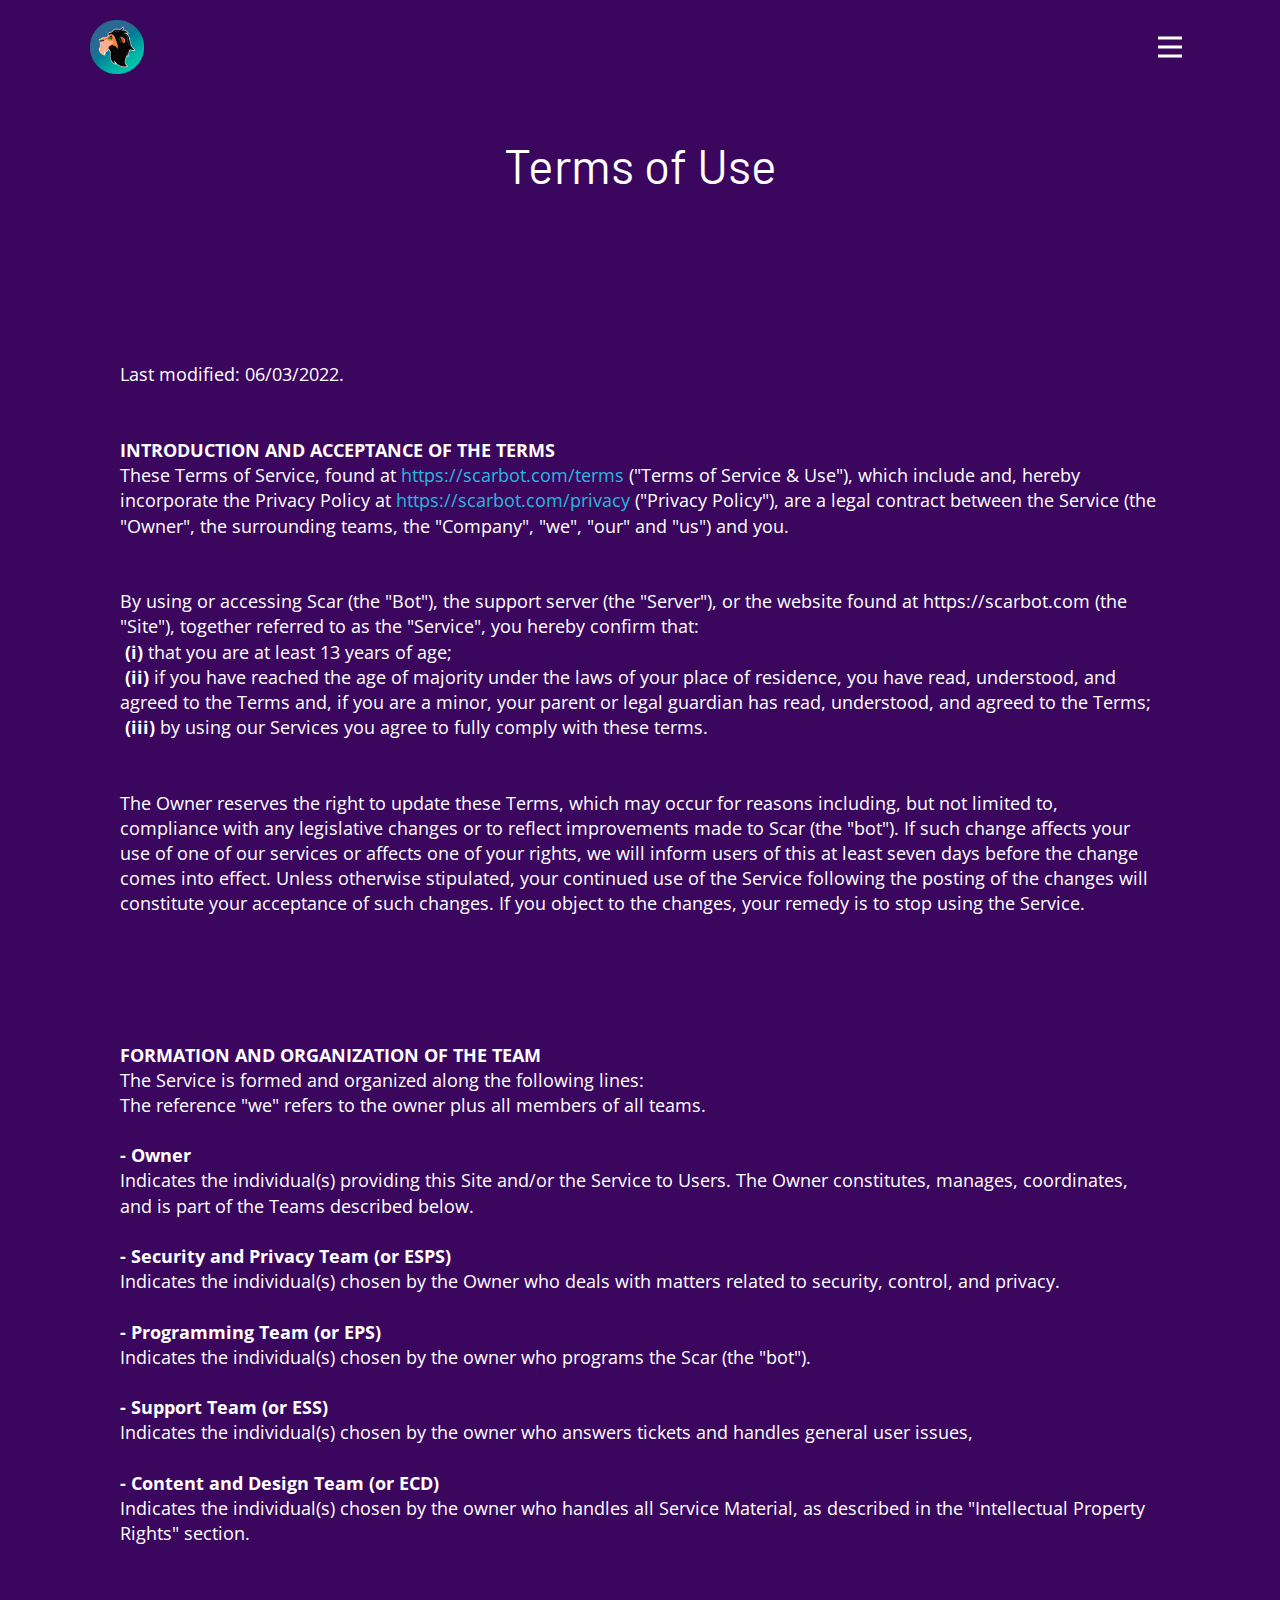
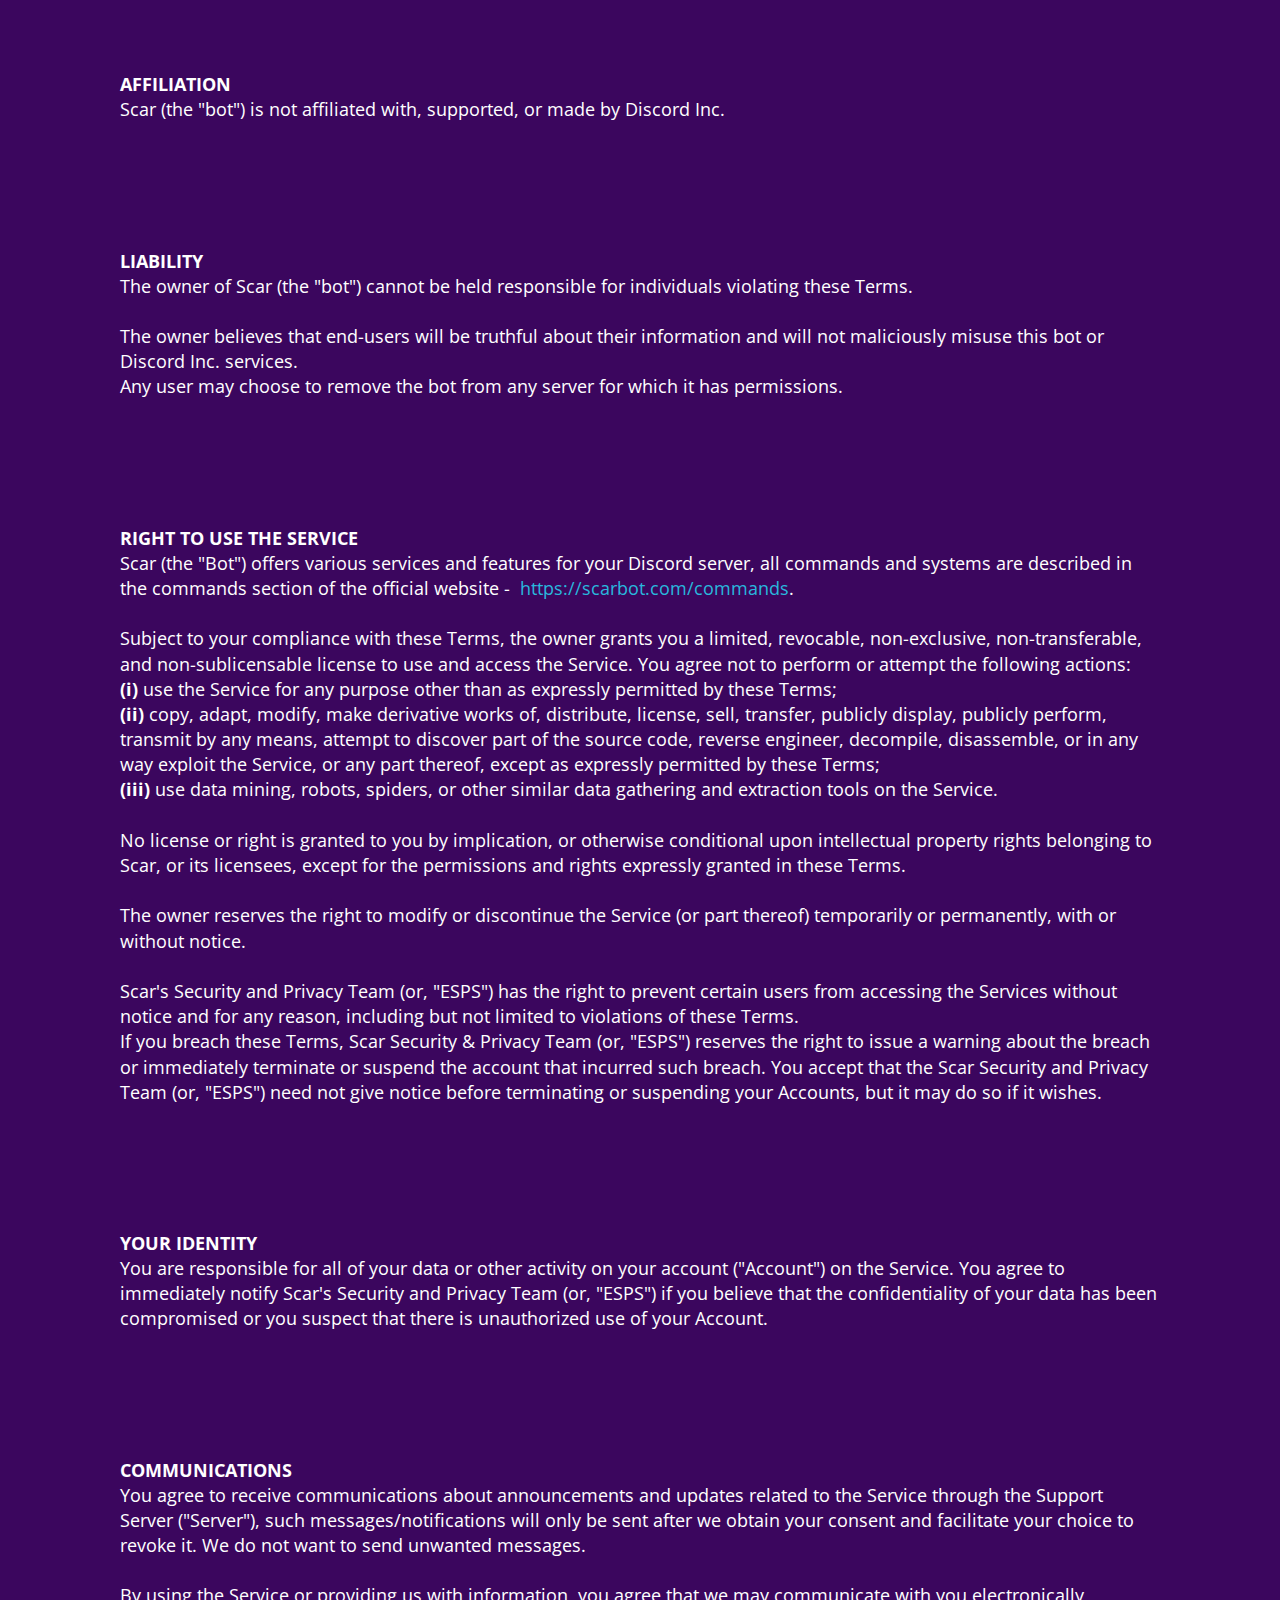
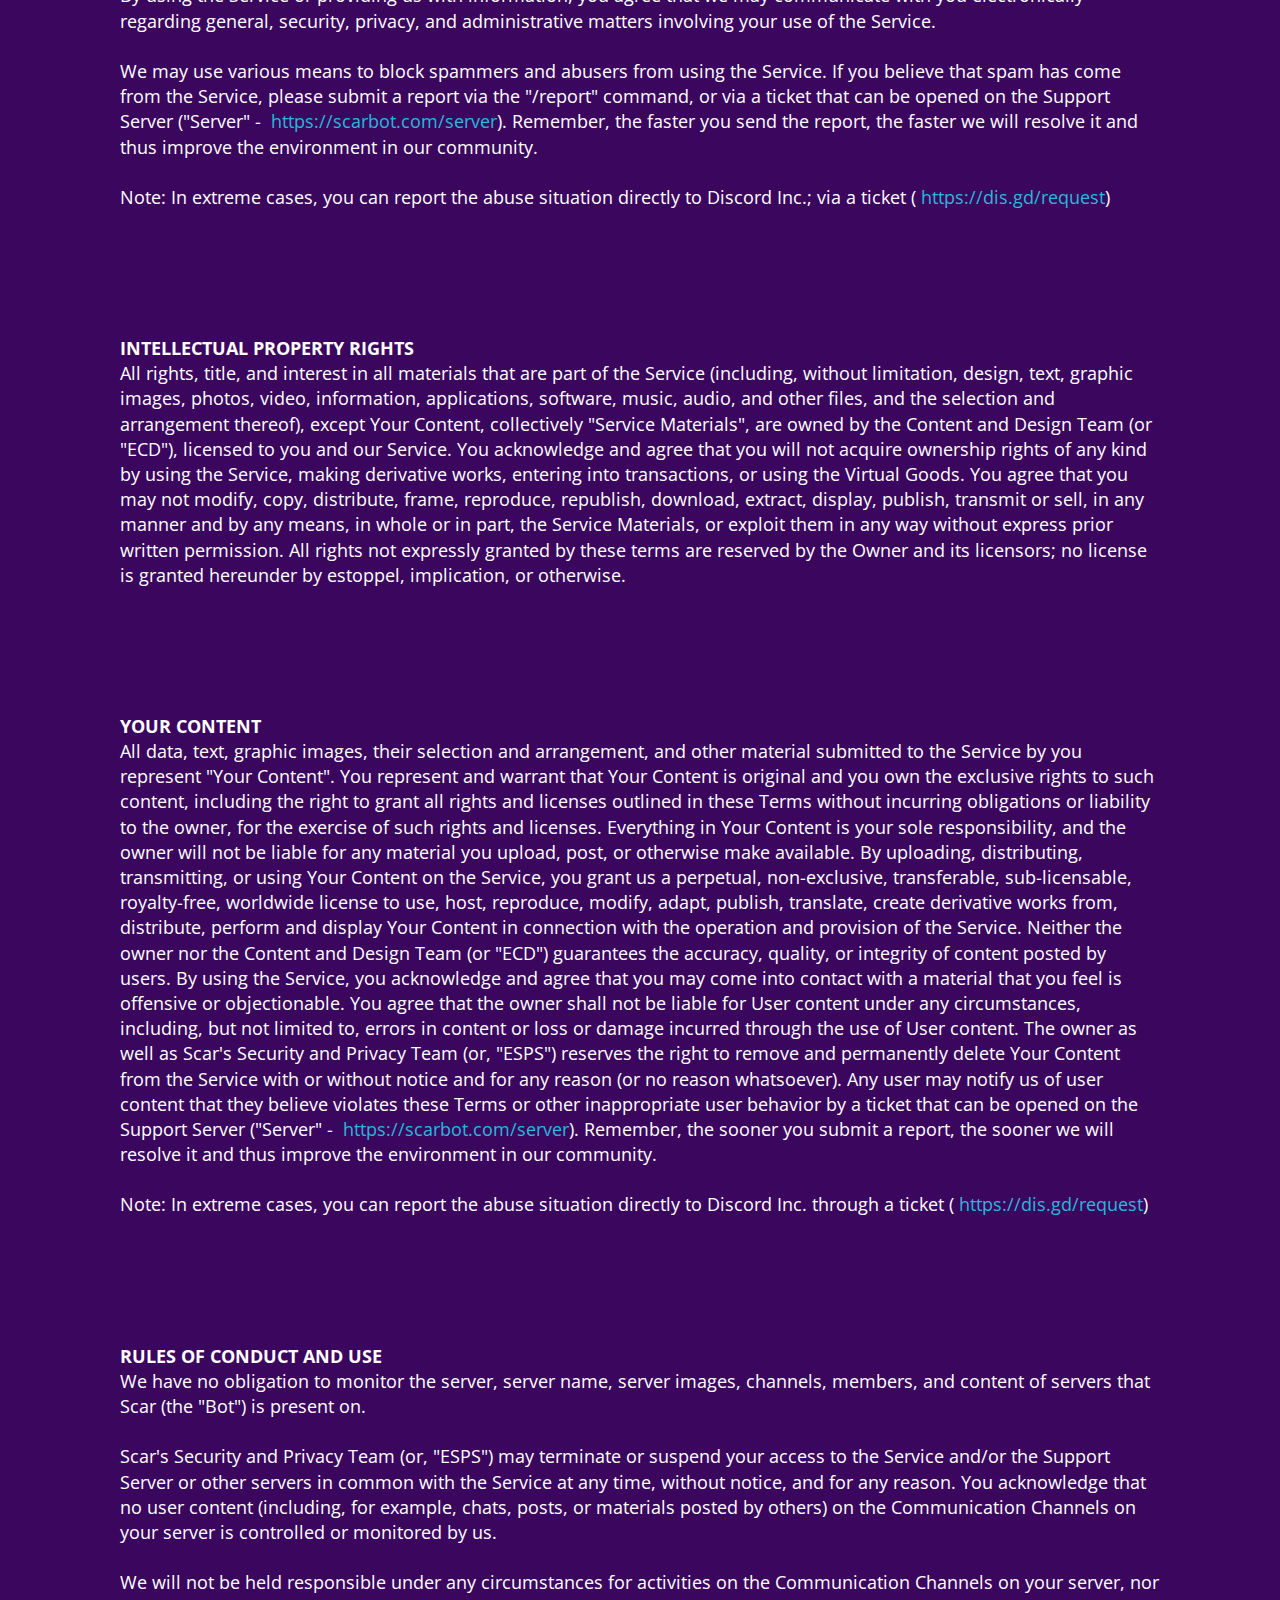
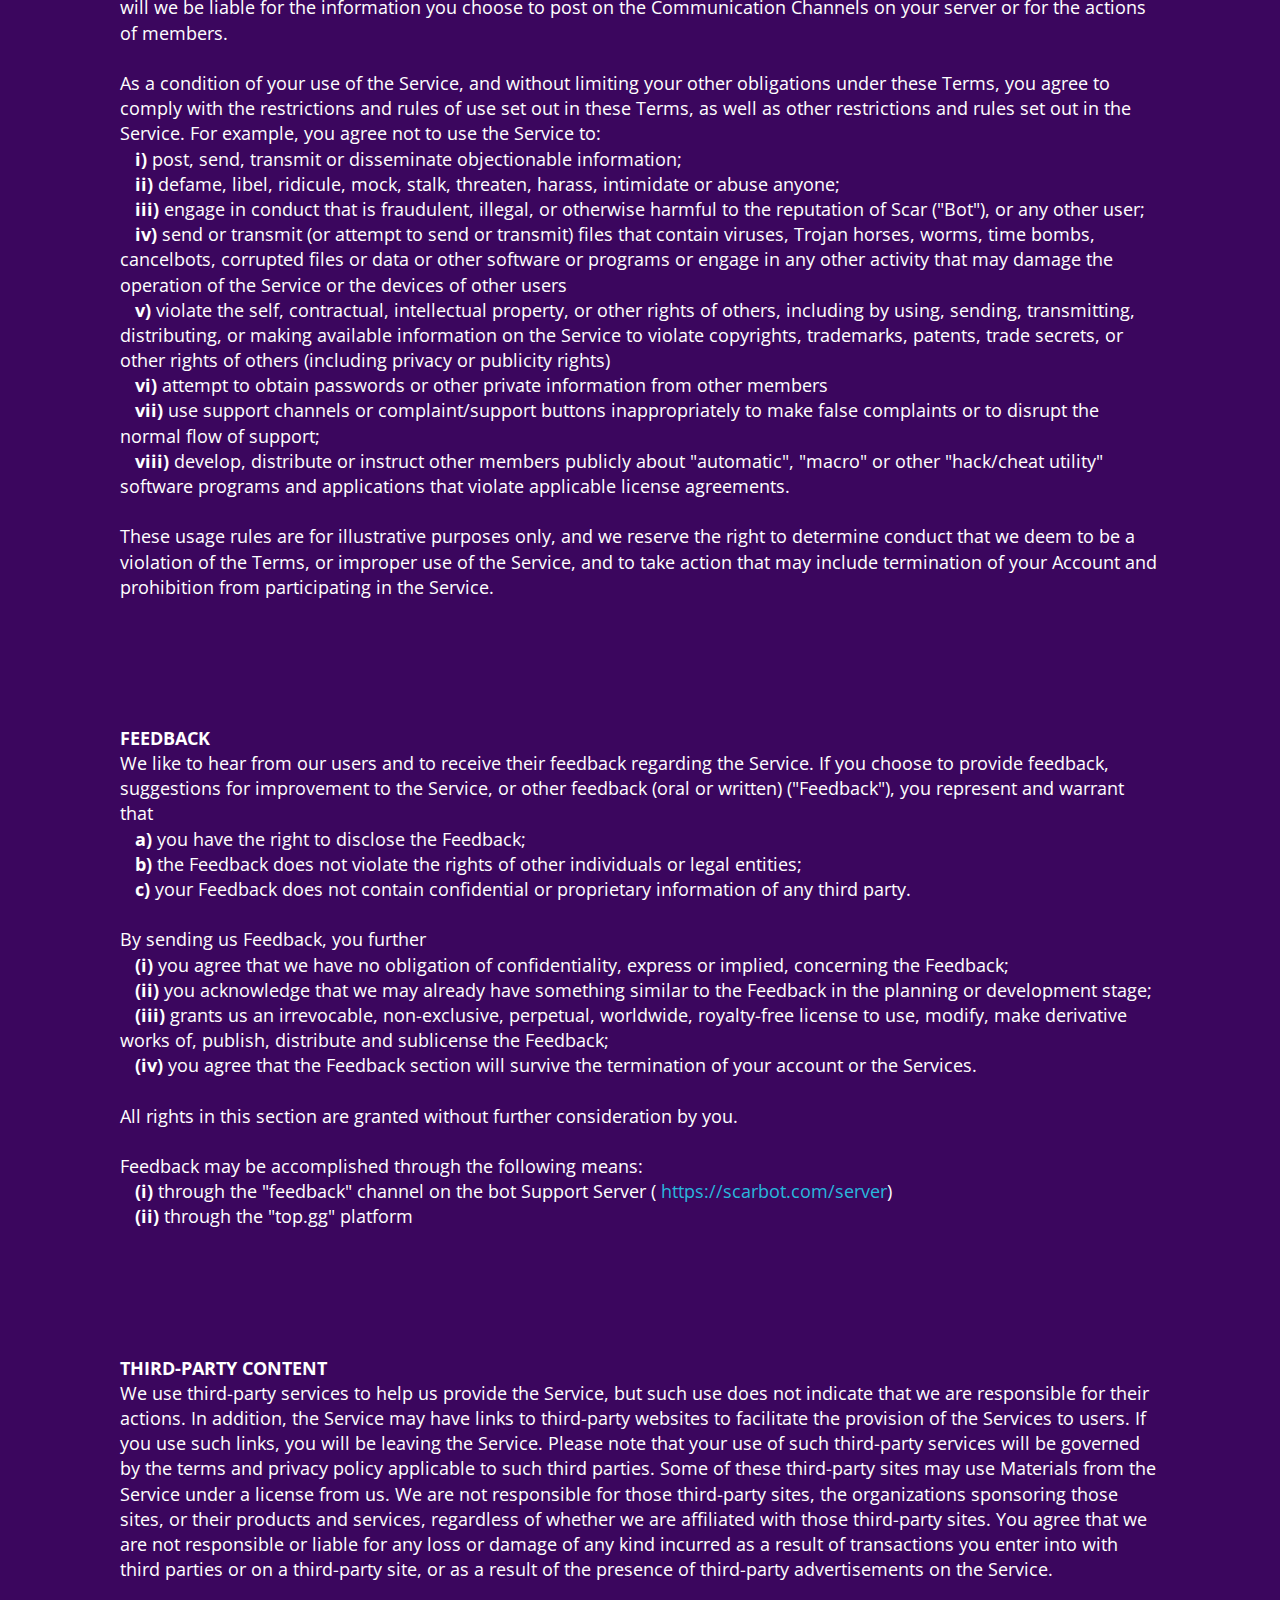
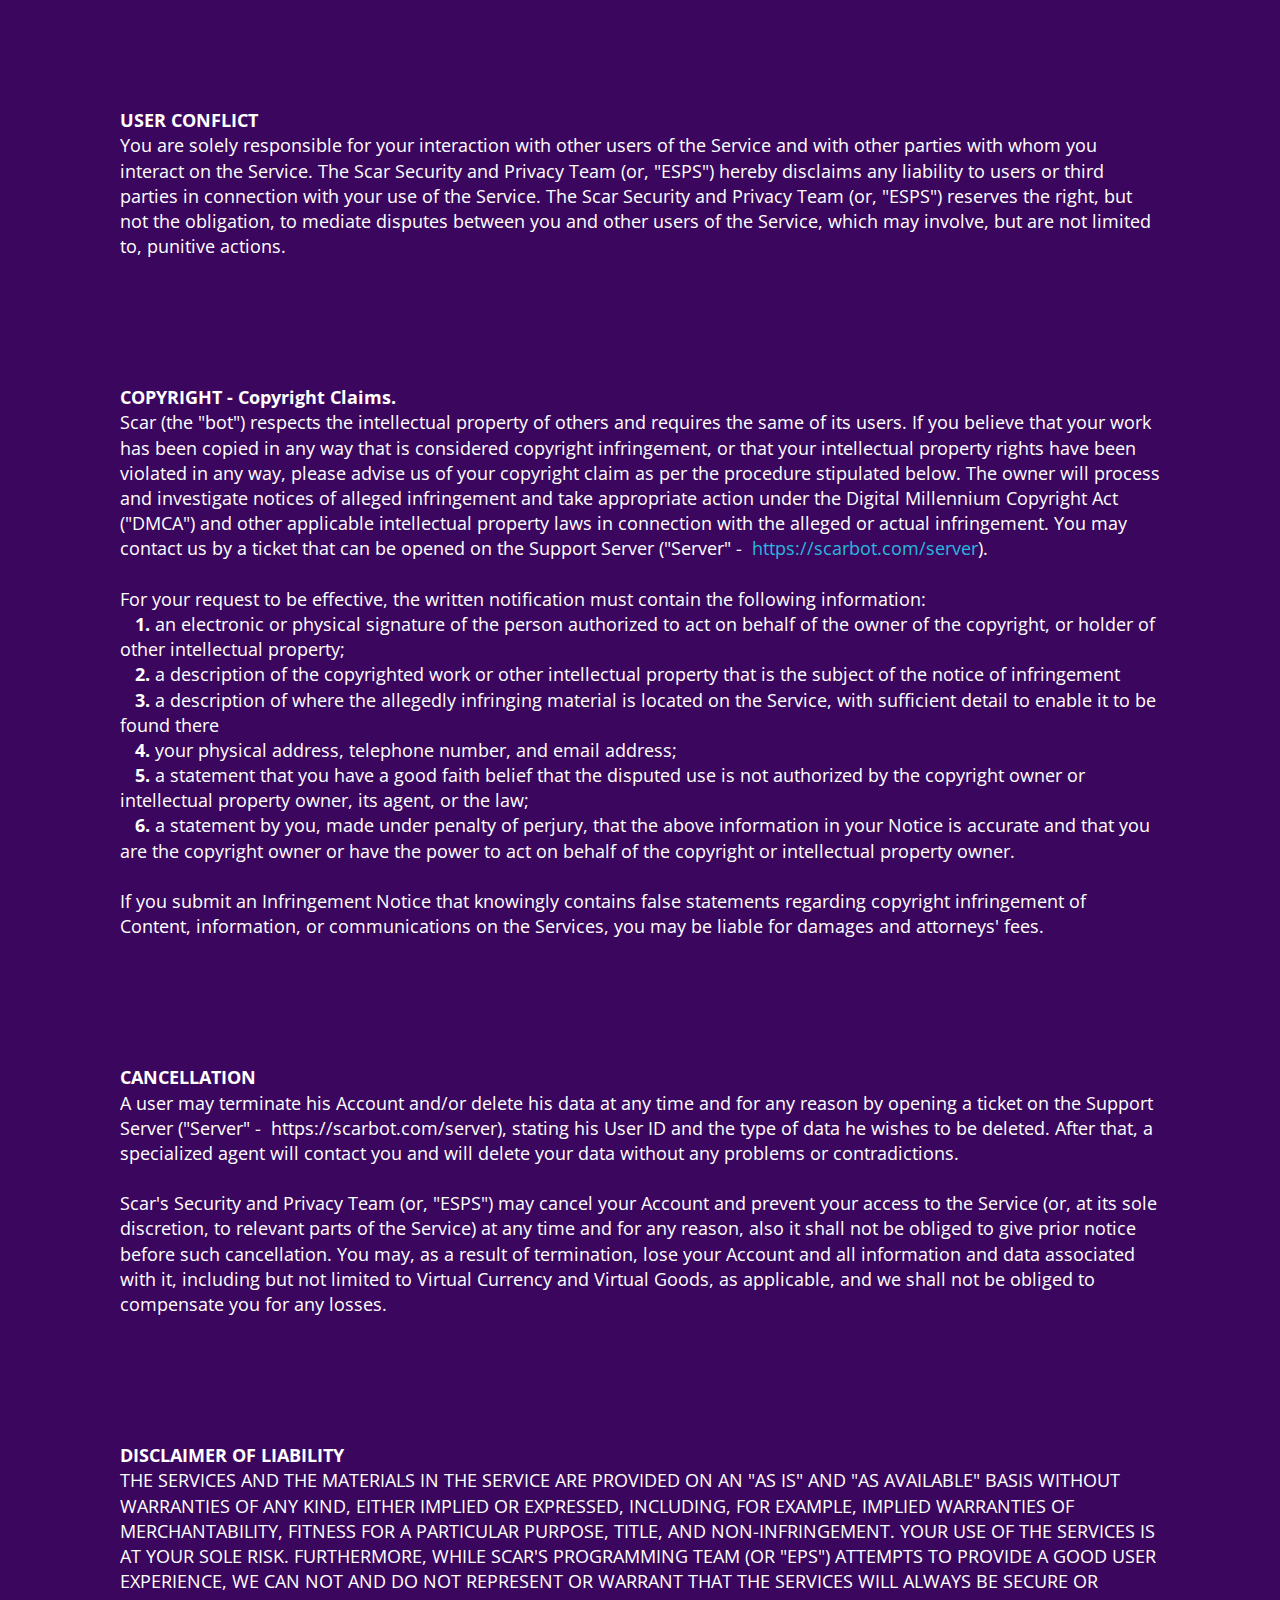
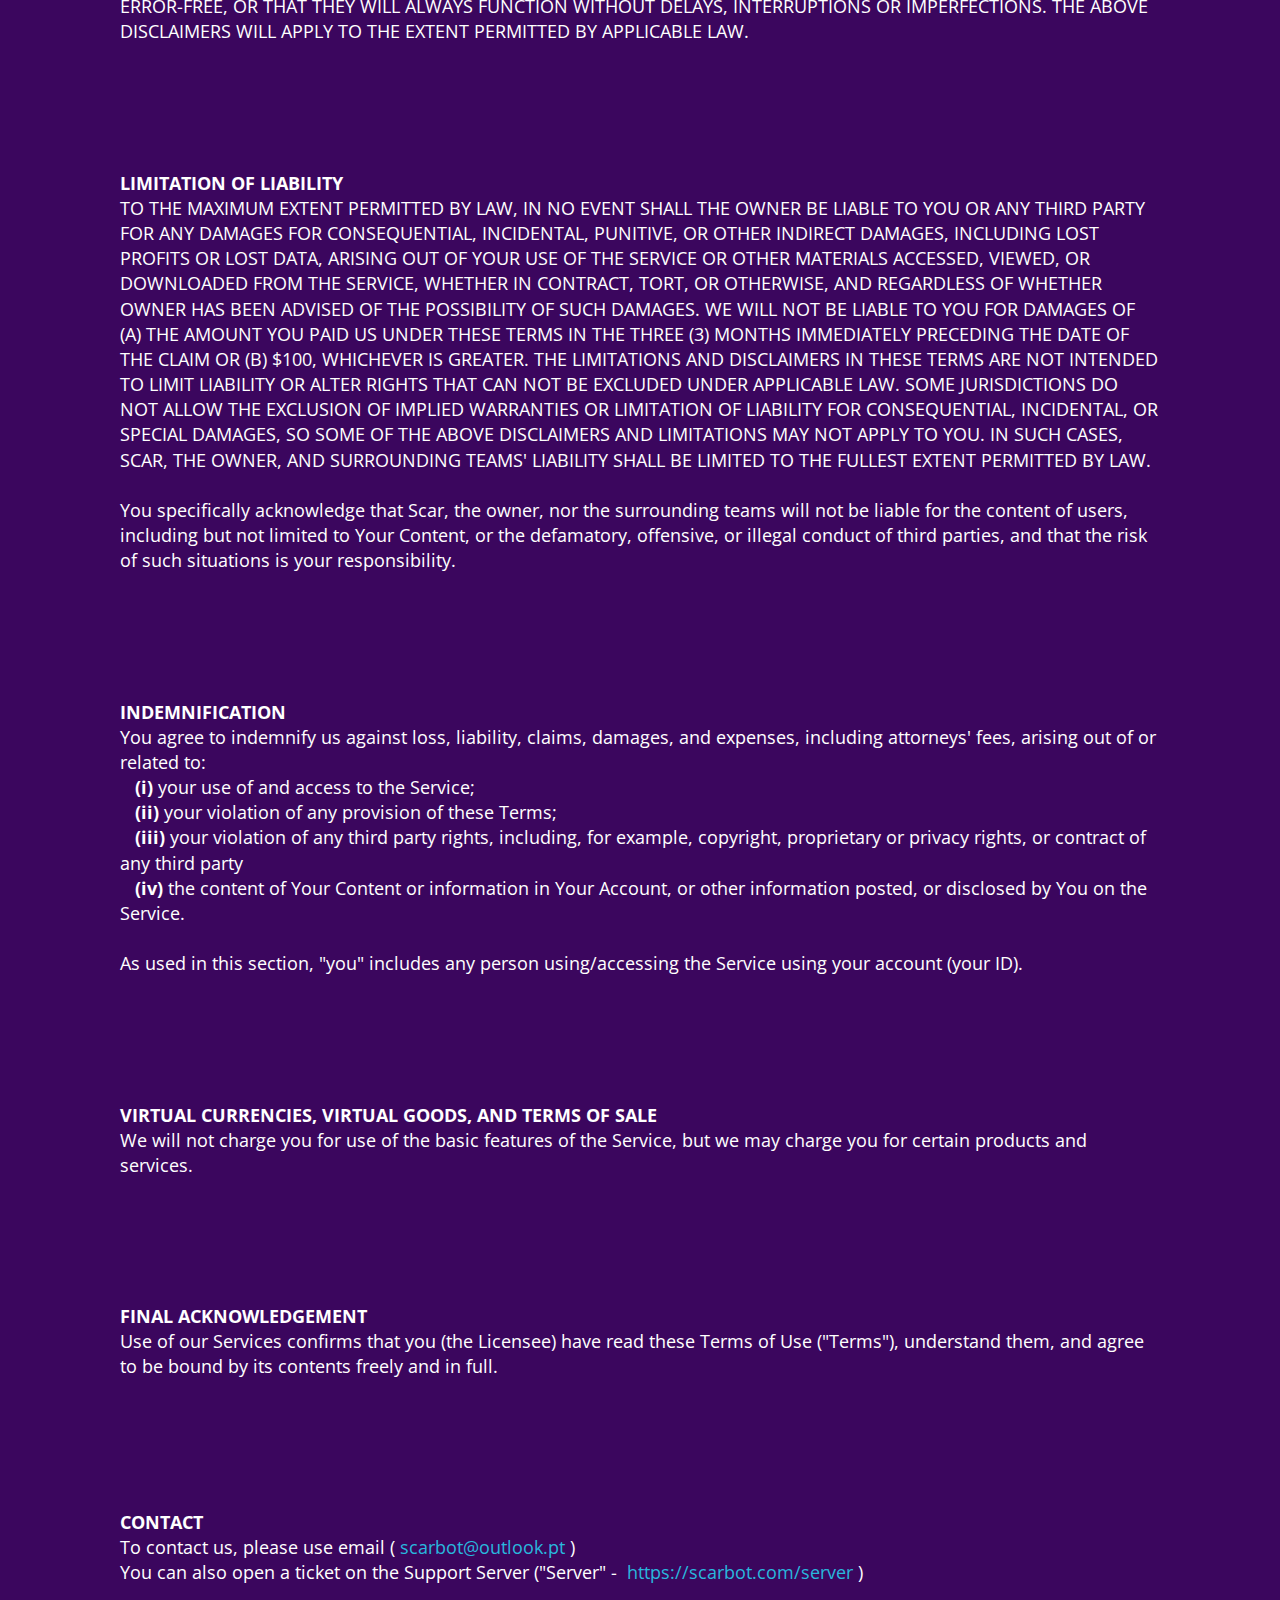
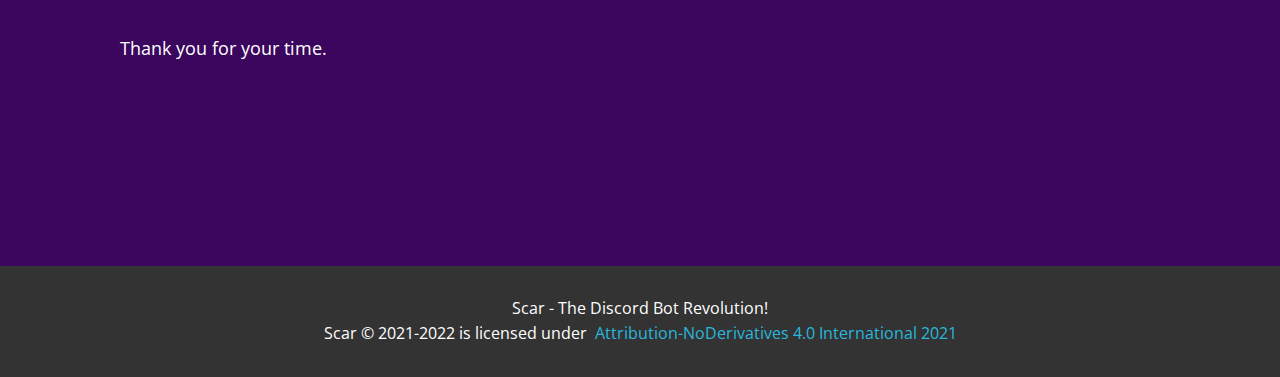
<file: terms/index.html>
<!DOCTYPE html>
<html lang="en-US" , style="font-size: 16px;">
    <head>
        <meta name="viewport" content="width=device-width, initial-scale=1.0" />
        <meta charset="utf-8" />
        <meta name="keywords" content="" />
        <meta name="description" content="" />
        <meta name="robots" content="noindex" />
        <meta name="page_type" content="np-template-header-footer-from-plugin" />
        <meta property="og:title" content="Scar - Terms of Use" />
        <meta property="og:url" content="https://scarbot.com/terms" />
        <link rel="shortcut icon" href="../images/image-39.webp" type="image/x-icon" />
        <title>Scar - Terms of Use</title>
        <link rel="stylesheet" href="../style.css" media="screen" />
        <link rel="stylesheet" href="terms.css" media="screen" />
        <link
            id="u-theme-google-font"
            rel="stylesheet"
            href="https://fonts.googleapis.com/css?family=Open+Sans:300,300i,400,400i,500,500i,600,600i,700,700i,800,800i|Barlow:100,100i,200,200i,300,300i,400,400i,500,500i,600,600i,700,700i,800,800i,900,900i"
        />
        <script type="application/ld+json">
            {
                "@context": "http://schema.org",
                "@type": "website",
                "url": "https://scarbot.com/terms",
                "name": "Scar",
                "logo": "../images/image.webp"
            }
        </script>
        <meta name="theme-color" content="#3B065E" />
        <meta property="og:description" content="" />
        <meta property="og:type" content="website" />
        <script class="u-script" defer src="../jquery.js" type="text/javascript"></script>
        <script class="u-script" defer src="../scriptBase.js" type="text/javascript"></script>
    </head>

    <body class="u-body u-xl-mode">
        <header class="u-clearfix u-header u-palette-2-base u-sticky u-header" id="sec-2485">
            <div class="u-clearfix u-sheet u-sheet-1">
                <a class="u-image u-logo u-image-1" href="https://scarbot.com/" data-image-width="671" data-image-height="671">
                    <img src="../images/image.webp" class="u-logo-image u-logo-image-1" />
                </a>
                <nav class="u-menu u-menu-dropdown u-offcanvas u-menu-1" data-responsive-from="XL">
                    <div class="menu-collapse" style="font-size: 1rem; letter-spacing: 0px; font-weight: 700; text-transform: uppercase;">
                        <a
                            class="u-button-style u-custom-active-border-color u-custom-border u-custom-border-color u-custom-borders u-custom-hover-border-color u-custom-left-right-menu-spacing u-custom-padding-bottom u-custom-text-color u-custom-text-hover-color u-custom-top-bottom-menu-spacing u-nav-link u-text-active-palette-1-base u-text-hover-palette-2-base u-text-white"
                            href="#"
                        >
                            <svg class="u-svg-link" viewBox="0 0 24 24">
                                <use xmlns:xlink="http://www.w3.org/1999/xlink" xlink:href="#menu-hamburger"></use>
                            </svg>
                            <svg class="u-svg-content" version="1.1" id="menu-hamburger" viewBox="0 0 16 16" x="0px" y="0px" xmlns:xlink="http://www.w3.org/1999/xlink" xmlns="http://www.w3.org/2000/svg">
                                <g>
                                    <rect y="1" width="16" height="2"></rect>
                                    <rect y="7" width="16" height="2"></rect>
                                    <rect y="13" width="16" height="2"></rect>
                                </g>
                            </svg>
                        </a>
                    </div>
                    <div class="u-nav-container" wfd-invisible="true">
                        <ul class="u-nav u-spacing-30 u-unstyled u-nav-1">
                            <li class="u-nav-item">
                                <a
                                    class="u-border-2 u-border-active-palette-1-base u-border-hover-palette-1-base u-border-no-left u-border-no-right u-border-no-top u-button-style u-nav-link u-text-active-palette-1-base u-text-grey-90 u-text-hover-grey-90"
                                    href="https://scarbot.com/"
                                    style="padding: 10px 0px;"
                                >
                                    Home
                                </a>
                            </li>
                            <li class="u-nav-item">
                                <a
                                    class="u-border-2 u-border-active-palette-1-base u-border-hover-palette-1-base u-border-no-left u-border-no-right u-border-no-top u-button-style u-nav-link u-text-active-palette-1-base u-text-grey-90 u-text-hover-grey-90"
                                    href="https://scarbot.com/commands"
                                    style="padding: 10px 0px;"
                                >
                                    Commands
                                </a>
                            </li>
                            <li class="u-nav-item">
                                <a
                                    class="u-border-2 u-border-active-palette-1-base u-border-hover-palette-1-base u-border-no-left u-border-no-right u-border-no-top u-button-style u-nav-link u-text-active-palette-1-base u-text-grey-90 u-text-hover-grey-90"
                                    href="https://scarbot.com/staff"
                                    style="padding: 10px 0px;"
                                >
                                    Staff Team
                                </a>
                            </li>
                            <li class="u-nav-item">
                                <a
                                    class="u-border-2 u-border-active-palette-1-base u-border-hover-palette-1-base u-border-no-left u-border-no-right u-border-no-top u-button-style u-nav-link u-text-active-palette-1-base u-text-grey-90 u-text-hover-grey-90"
                                    href="https://scarbot.com/donate"
                                    style="padding: 10px 0px;"
                                >
                                    Donate
                                </a>
                            </li>
                            <li class="u-nav-item">
                                <a
                                    class="u-border-2 u-border-active-palette-1-base u-border-hover-palette-1-base u-border-no-left u-border-no-right u-border-no-top u-button-style u-nav-link u-text-active-palette-1-base u-text-grey-90 u-text-hover-grey-90"
                                    href="https://scarbot.com/terms"
                                    style="padding: 10px 0px;"
                                >
                                    Terms of Use
                                </a>
                            </li>
                            <li class="u-nav-item">
                                <a
                                    class="u-border-2 u-border-active-palette-1-base u-border-hover-palette-1-base u-border-no-left u-border-no-right u-border-no-top u-button-style u-nav-link u-text-active-palette-1-base u-text-grey-90 u-text-hover-grey-90"
                                    href="https://scarbot.com/privacy"
                                    style="padding: 10px 0px;"
                                >
                                    Privacy Policy
                                </a>
                            </li>
                        </ul>
                    </div>
                    <div class="u-nav-container-collapse">
                        <div class="u-black u-container-style u-inner-container-layout u-opacity u-opacity-95 u-sidenav">
                            <div class="u-inner-container-layout u-sidenav-overflow">
                                <div class="u-menu-close"></div>
                                <ul class="u-align-center u-nav u-popupmenu-items u-unstyled u-nav-2">
                                    <li class="u-nav-item">
                                        <a class="u-button-style u-nav-link" href="https://scarbot.com/" style="padding: 10px 20px;">Home</a>
                                    </li>
                                    <li class="u-nav-item">
                                        <a class="u-button-style u-nav-link" href="https://scarbot.com/commands" style="padding: 10px 20px;">Commands</a>
                                    </li>
                                    <li class="u-nav-item">
                                        <a class="u-button-style u-nav-link" href="https://scarbot.com/staff" style="padding: 10px 20px;">Staff Team</a>
                                    </li>
                                    <li class="u-nav-item">
                                        <a class="u-button-style u-nav-link" href="https://scarbot.com/donate" style="padding: 10px 20px;">Donate</a>
                                    </li>
                                    <li class="u-nav-item">
                                        <a class="u-button-style u-nav-link" href="https://scarbot.com/terms" style="padding: 10px 20px;">Terms of Use</a>
                                    </li>
                                    <li class="u-nav-item">
                                        <a class="u-button-style u-nav-link" href="https://scarbot.com/privacy" style="padding: 10px 20px;">Privacy Policy</a>
                                    </li>
                                </ul>
                            </div>
                        </div>
                        <div class="u-black u-menu-overlay u-opacity u-opacity-70" wfd-invisible="true"></div>
                    </div>
                </nav>
            </div>
        </header>
        <section class="u-clearfix u-palette-2-base u-section-1" id="sec-7b7f">
            <div class="u-clearfix u-sheet u-valign-middle u-sheet-1">
                <h1 class="u-text u-text-default u-text-1">Terms of Use</h1>
            </div>
        </section>
        <section class="u-align-left u-clearfix u-palette-2-base u-section-2" id="sec-b85b">
            <div class="u-clearfix u-sheet u-sheet-1">
                <div class="fr-view u-clearfix u-rich-text u-text u-text-1">
                    <p>
                        <br />
                    </p>
                    <p id="isPasted" style="text-align: left; line-height: 1.4;">
                        <span style="font-size: 1.125rem;">
                            Last modified: 06/03/2022.
                            <br style="box-sizing: border-box;" id="isPasted" />
                            <br
                                style="
                                    box-sizing: border-box;
                                    color: rgb(83, 78, 78);
                                    font-family: Jost, sans-serif;
                                    font-size: 19.2px;
                                    font-style: normal;
                                    font-variant-ligatures: normal;
                                    font-variant-caps: normal;
                                    font-weight: 400;
                                    letter-spacing: normal;
                                    orphans: 2;
                                    text-align: start;
                                    text-indent: 0px;
                                    text-transform: none;
                                    white-space: normal;
                                    widows: 2;
                                    word-spacing: 0px;
                                    -webkit-text-stroke-width: 0px;
                                    background-color: rgb(255, 255, 255);
                                    text-decoration-thickness: initial;
                                    text-decoration-style: initial;
                                    text-decoration-color: initial;
                                "
                            />
                            <br
                                style="
                                    box-sizing: border-box;
                                    color: rgb(83, 78, 78);
                                    font-family: Jost, sans-serif;
                                    font-size: 19.2px;
                                    font-style: normal;
                                    font-variant-ligatures: normal;
                                    font-variant-caps: normal;
                                    font-weight: 400;
                                    letter-spacing: normal;
                                    orphans: 2;
                                    text-align: start;
                                    text-indent: 0px;
                                    text-transform: none;
                                    white-space: normal;
                                    widows: 2;
                                    word-spacing: 0px;
                                    -webkit-text-stroke-width: 0px;
                                    background-color: rgb(255, 255, 255);
                                    text-decoration-thickness: initial;
                                    text-decoration-style: initial;
                                    text-decoration-color: initial;
                                "
                            />
                        </span>
                        <span style="font-weight: 700; font-size: 1.125rem;">INTRODUCTION AND ACCEPTANCE OF THE TERMS</span>
                        <span style="font-size: 1.125rem;">
                            <br style="box-sizing: border-box;" />
                            These Terms of Service, found at
                            <a class="u-active-none u-border-none u-btn u-button-style u-hover-none u-none u-text-palette-1-base u-btn-1" href="https://scarbot.com/terms">https://scarbot.com/terms</a>
                            ("Terms of Service &amp; Use"), which include and, hereby incorporate the Privacy Policy at
                            <a class="u-active-none u-border-none u-btn u-button-style u-hover-none u-none u-text-palette-1-base u-btn-2" href="https://scarbot.com/privacy">https://scarbot.com/privacy</a>
                            ("Privacy Policy"), are a legal contract between the Service (the "Owner", the surrounding teams, the "Company", "we", "our" and "us") and you.
                            <br
                                style="
                                    box-sizing: border-box;
                                    color: rgb(83, 78, 78);
                                    font-family: Jost, sans-serif;
                                    font-size: 19.2px;
                                    font-style: normal;
                                    font-variant-ligatures: normal;
                                    font-variant-caps: normal;
                                    font-weight: 400;
                                    letter-spacing: normal;
                                    orphans: 2;
                                    text-align: start;
                                    text-indent: 0px;
                                    text-transform: none;
                                    white-space: normal;
                                    widows: 2;
                                    word-spacing: 0px;
                                    -webkit-text-stroke-width: 0px;
                                    background-color: rgb(255, 255, 255);
                                    text-decoration-thickness: initial;
                                    text-decoration-style: initial;
                                    text-decoration-color: initial;
                                "
                            />
                            <br
                                style="
                                    box-sizing: border-box;
                                    color: rgb(83, 78, 78);
                                    font-family: Jost, sans-serif;
                                    font-size: 19.2px;
                                    font-style: normal;
                                    font-variant-ligatures: normal;
                                    font-variant-caps: normal;
                                    font-weight: 400;
                                    letter-spacing: normal;
                                    orphans: 2;
                                    text-align: start;
                                    text-indent: 0px;
                                    text-transform: none;
                                    white-space: normal;
                                    widows: 2;
                                    word-spacing: 0px;
                                    -webkit-text-stroke-width: 0px;
                                    background-color: rgb(255, 255, 255);
                                    text-decoration-thickness: initial;
                                    text-decoration-style: initial;
                                    text-decoration-color: initial;
                                "
                            />
                            <br
                                style="
                                    box-sizing: border-box;
                                    color: rgb(83, 78, 78);
                                    font-family: Jost, sans-serif;
                                    font-size: 19.2px;
                                    font-style: normal;
                                    font-variant-ligatures: normal;
                                    font-variant-caps: normal;
                                    font-weight: 400;
                                    letter-spacing: normal;
                                    orphans: 2;
                                    text-align: start;
                                    text-indent: 0px;
                                    text-transform: none;
                                    white-space: normal;
                                    widows: 2;
                                    word-spacing: 0px;
                                    -webkit-text-stroke-width: 0px;
                                    background-color: rgb(255, 255, 255);
                                    text-decoration-thickness: initial;
                                    text-decoration-style: initial;
                                    text-decoration-color: initial;
                                "
                            />
                            By using or accessing Scar (the "Bot"), the support server (the "Server"), or the website found at https://scarbot.com (the "Site"), together referred to as the "Service", you hereby confirm that:
                            <br
                                style="
                                    box-sizing: border-box;
                                    color: rgb(83, 78, 78);
                                    font-family: Jost, sans-serif;
                                    font-size: 19.2px;
                                    font-style: normal;
                                    font-variant-ligatures: normal;
                                    font-variant-caps: normal;
                                    font-weight: 400;
                                    letter-spacing: normal;
                                    orphans: 2;
                                    text-align: start;
                                    text-indent: 0px;
                                    text-transform: none;
                                    white-space: normal;
                                    widows: 2;
                                    word-spacing: 0px;
                                    -webkit-text-stroke-width: 0px;
                                    background-color: rgb(255, 255, 255);
                                    text-decoration-thickness: initial;
                                    text-decoration-style: initial;
                                    text-decoration-color: initial;
                                "
                            />
                            <span style="font-weight: 700;">&nbsp;(i)</span> that you are at least 13 years of age;
                            <br
                                style="
                                    box-sizing: border-box;
                                    color: rgb(83, 78, 78);
                                    font-family: Jost, sans-serif;
                                    font-size: 19.2px;
                                    font-style: normal;
                                    font-variant-ligatures: normal;
                                    font-variant-caps: normal;
                                    font-weight: 400;
                                    letter-spacing: normal;
                                    orphans: 2;
                                    text-align: start;
                                    text-indent: 0px;
                                    text-transform: none;
                                    white-space: normal;
                                    widows: 2;
                                    word-spacing: 0px;
                                    -webkit-text-stroke-width: 0px;
                                    background-color: rgb(255, 255, 255);
                                    text-decoration-thickness: initial;
                                    text-decoration-style: initial;
                                    text-decoration-color: initial;
                                "
                            />
                            <span style="font-weight: 700;">&nbsp;(ii)&nbsp;</span>if you have reached the age of majority under the laws of your place of residence, you have read, understood, and agreed to the Terms and, if you are a
                            minor, your parent or legal guardian has read, understood, and agreed to the Terms;
                            <br
                                style="
                                    box-sizing: border-box;
                                    color: rgb(83, 78, 78);
                                    font-family: Jost, sans-serif;
                                    font-size: 19.2px;
                                    font-style: normal;
                                    font-variant-ligatures: normal;
                                    font-variant-caps: normal;
                                    font-weight: 400;
                                    letter-spacing: normal;
                                    orphans: 2;
                                    text-align: start;
                                    text-indent: 0px;
                                    text-transform: none;
                                    white-space: normal;
                                    widows: 2;
                                    word-spacing: 0px;
                                    -webkit-text-stroke-width: 0px;
                                    background-color: rgb(255, 255, 255);
                                    text-decoration-thickness: initial;
                                    text-decoration-style: initial;
                                    text-decoration-color: initial;
                                "
                            />
                            <span style="font-weight: 700;">&nbsp;(iii)</span> by using our Services you agree to fully comply with these terms.
                            <br
                                style="
                                    box-sizing: border-box;
                                    color: rgb(83, 78, 78);
                                    font-family: Jost, sans-serif;
                                    font-size: 19.2px;
                                    font-style: normal;
                                    font-variant-ligatures: normal;
                                    font-variant-caps: normal;
                                    font-weight: 400;
                                    letter-spacing: normal;
                                    orphans: 2;
                                    text-align: start;
                                    text-indent: 0px;
                                    text-transform: none;
                                    white-space: normal;
                                    widows: 2;
                                    word-spacing: 0px;
                                    -webkit-text-stroke-width: 0px;
                                    background-color: rgb(255, 255, 255);
                                    text-decoration-thickness: initial;
                                    text-decoration-style: initial;
                                    text-decoration-color: initial;
                                "
                            />
                            <br
                                style="
                                    box-sizing: border-box;
                                    color: rgb(83, 78, 78);
                                    font-family: Jost, sans-serif;
                                    font-size: 19.2px;
                                    font-style: normal;
                                    font-variant-ligatures: normal;
                                    font-variant-caps: normal;
                                    font-weight: 400;
                                    letter-spacing: normal;
                                    orphans: 2;
                                    text-align: start;
                                    text-indent: 0px;
                                    text-transform: none;
                                    white-space: normal;
                                    widows: 2;
                                    word-spacing: 0px;
                                    -webkit-text-stroke-width: 0px;
                                    background-color: rgb(255, 255, 255);
                                    text-decoration-thickness: initial;
                                    text-decoration-style: initial;
                                    text-decoration-color: initial;
                                "
                            />
                            <br
                                style="
                                    box-sizing: border-box;
                                    color: rgb(83, 78, 78);
                                    font-family: Jost, sans-serif;
                                    font-size: 19.2px;
                                    font-style: normal;
                                    font-variant-ligatures: normal;
                                    font-variant-caps: normal;
                                    font-weight: 400;
                                    letter-spacing: normal;
                                    orphans: 2;
                                    text-align: start;
                                    text-indent: 0px;
                                    text-transform: none;
                                    white-space: normal;
                                    widows: 2;
                                    word-spacing: 0px;
                                    -webkit-text-stroke-width: 0px;
                                    background-color: rgb(255, 255, 255);
                                    text-decoration-thickness: initial;
                                    text-decoration-style: initial;
                                    text-decoration-color: initial;
                                "
                            />
                            The Owner reserves the right to update these Terms, which may occur for reasons including, but not limited to, compliance with any legislative changes or to reflect improvements made to Scar (the "bot"). If such
                            change affects your use of one of our services or affects one of your rights, we will inform users of this at least seven days before the change comes into effect. Unless otherwise stipulated, your continued use
                            of the Service following the posting of the changes will constitute your acceptance of such changes. If you object to the changes, your remedy is to stop using the Service.
                            <br
                                style="
                                    box-sizing: border-box;
                                    color: rgb(83, 78, 78);
                                    font-family: Jost, sans-serif;
                                    font-size: 19.2px;
                                    font-style: normal;
                                    font-variant-ligatures: normal;
                                    font-variant-caps: normal;
                                    font-weight: 400;
                                    letter-spacing: normal;
                                    orphans: 2;
                                    text-align: start;
                                    text-indent: 0px;
                                    text-transform: none;
                                    white-space: normal;
                                    widows: 2;
                                    word-spacing: 0px;
                                    -webkit-text-stroke-width: 0px;
                                    background-color: rgb(255, 255, 255);
                                    text-decoration-thickness: initial;
                                    text-decoration-style: initial;
                                    text-decoration-color: initial;
                                "
                            />
                            <br
                                style="
                                    box-sizing: border-box;
                                    color: rgb(83, 78, 78);
                                    font-family: Jost, sans-serif;
                                    font-size: 19.2px;
                                    font-style: normal;
                                    font-variant-ligatures: normal;
                                    font-variant-caps: normal;
                                    font-weight: 400;
                                    letter-spacing: normal;
                                    orphans: 2;
                                    text-align: start;
                                    text-indent: 0px;
                                    text-transform: none;
                                    white-space: normal;
                                    widows: 2;
                                    word-spacing: 0px;
                                    -webkit-text-stroke-width: 0px;
                                    background-color: rgb(255, 255, 255);
                                    text-decoration-thickness: initial;
                                    text-decoration-style: initial;
                                    text-decoration-color: initial;
                                "
                            />
                            <br
                                style="
                                    box-sizing: border-box;
                                    color: rgb(83, 78, 78);
                                    font-family: Jost, sans-serif;
                                    font-size: 19.2px;
                                    font-style: normal;
                                    font-variant-ligatures: normal;
                                    font-variant-caps: normal;
                                    font-weight: 400;
                                    letter-spacing: normal;
                                    orphans: 2;
                                    text-align: start;
                                    text-indent: 0px;
                                    text-transform: none;
                                    white-space: normal;
                                    widows: 2;
                                    word-spacing: 0px;
                                    -webkit-text-stroke-width: 0px;
                                    background-color: rgb(255, 255, 255);
                                    text-decoration-thickness: initial;
                                    text-decoration-style: initial;
                                    text-decoration-color: initial;
                                "
                            />
                            <br
                                style="
                                    box-sizing: border-box;
                                    color: rgb(83, 78, 78);
                                    font-family: Jost, sans-serif;
                                    font-size: 19.2px;
                                    font-style: normal;
                                    font-variant-ligatures: normal;
                                    font-variant-caps: normal;
                                    font-weight: 400;
                                    letter-spacing: normal;
                                    orphans: 2;
                                    text-align: start;
                                    text-indent: 0px;
                                    text-transform: none;
                                    white-space: normal;
                                    widows: 2;
                                    word-spacing: 0px;
                                    -webkit-text-stroke-width: 0px;
                                    background-color: rgb(255, 255, 255);
                                    text-decoration-thickness: initial;
                                    text-decoration-style: initial;
                                    text-decoration-color: initial;
                                "
                            />
                            <br
                                style="
                                    box-sizing: border-box;
                                    color: rgb(83, 78, 78);
                                    font-family: Jost, sans-serif;
                                    font-size: 19.2px;
                                    font-style: normal;
                                    font-variant-ligatures: normal;
                                    font-variant-caps: normal;
                                    font-weight: 400;
                                    letter-spacing: normal;
                                    orphans: 2;
                                    text-align: start;
                                    text-indent: 0px;
                                    text-transform: none;
                                    white-space: normal;
                                    widows: 2;
                                    word-spacing: 0px;
                                    -webkit-text-stroke-width: 0px;
                                    background-color: rgb(255, 255, 255);
                                    text-decoration-thickness: initial;
                                    text-decoration-style: initial;
                                    text-decoration-color: initial;
                                "
                            />
                            <br
                                style="
                                    box-sizing: border-box;
                                    color: rgb(83, 78, 78);
                                    font-family: Jost, sans-serif;
                                    font-size: 19.2px;
                                    font-style: normal;
                                    font-variant-ligatures: normal;
                                    font-variant-caps: normal;
                                    font-weight: 400;
                                    letter-spacing: normal;
                                    orphans: 2;
                                    text-align: start;
                                    text-indent: 0px;
                                    text-transform: none;
                                    white-space: normal;
                                    widows: 2;
                                    word-spacing: 0px;
                                    -webkit-text-stroke-width: 0px;
                                    background-color: rgb(255, 255, 255);
                                    text-decoration-thickness: initial;
                                    text-decoration-style: initial;
                                    text-decoration-color: initial;
                                "
                            />
                            <span style="font-weight: 700;">FORMATION AND ORGANIZATION OF THE TEAM</span>
                            <br style="box-sizing: border-box;" />
                            The Service is formed and organized along the following lines:
                            <br
                                style="
                                    box-sizing: border-box;
                                    color: rgb(83, 78, 78);
                                    font-family: Jost, sans-serif;
                                    font-size: 19.2px;
                                    font-style: normal;
                                    font-variant-ligatures: normal;
                                    font-variant-caps: normal;
                                    font-weight: 400;
                                    letter-spacing: normal;
                                    orphans: 2;
                                    text-align: start;
                                    text-indent: 0px;
                                    text-transform: none;
                                    white-space: normal;
                                    widows: 2;
                                    word-spacing: 0px;
                                    -webkit-text-stroke-width: 0px;
                                    background-color: rgb(255, 255, 255);
                                    text-decoration-thickness: initial;
                                    text-decoration-style: initial;
                                    text-decoration-color: initial;
                                "
                            />
                            The reference "we" refers to the owner plus all members of all teams.
                            <br
                                style="
                                    box-sizing: border-box;
                                    color: rgb(83, 78, 78);
                                    font-family: Jost, sans-serif;
                                    font-size: 19.2px;
                                    font-style: normal;
                                    font-variant-ligatures: normal;
                                    font-variant-caps: normal;
                                    font-weight: 400;
                                    letter-spacing: normal;
                                    orphans: 2;
                                    text-align: start;
                                    text-indent: 0px;
                                    text-transform: none;
                                    white-space: normal;
                                    widows: 2;
                                    word-spacing: 0px;
                                    -webkit-text-stroke-width: 0px;
                                    background-color: rgb(255, 255, 255);
                                    text-decoration-thickness: initial;
                                    text-decoration-style: initial;
                                    text-decoration-color: initial;
                                "
                            />
                            <br
                                style="
                                    box-sizing: border-box;
                                    color: rgb(83, 78, 78);
                                    font-family: Jost, sans-serif;
                                    font-size: 19.2px;
                                    font-style: normal;
                                    font-variant-ligatures: normal;
                                    font-variant-caps: normal;
                                    font-weight: 400;
                                    letter-spacing: normal;
                                    orphans: 2;
                                    text-align: start;
                                    text-indent: 0px;
                                    text-transform: none;
                                    white-space: normal;
                                    widows: 2;
                                    word-spacing: 0px;
                                    -webkit-text-stroke-width: 0px;
                                    background-color: rgb(255, 255, 255);
                                    text-decoration-thickness: initial;
                                    text-decoration-style: initial;
                                    text-decoration-color: initial;
                                "
                            />
                            <span style="font-weight: 700;">- Owner</span>
                            <br style="box-sizing: border-box;" />
                            Indicates the individual(s) providing this Site and/or the Service to Users. The Owner constitutes, manages, coordinates, and is part of the Teams described below.
                            <br
                                style="
                                    box-sizing: border-box;
                                    color: rgb(83, 78, 78);
                                    font-family: Jost, sans-serif;
                                    font-size: 19.2px;
                                    font-style: normal;
                                    font-variant-ligatures: normal;
                                    font-variant-caps: normal;
                                    font-weight: 400;
                                    letter-spacing: normal;
                                    orphans: 2;
                                    text-align: start;
                                    text-indent: 0px;
                                    text-transform: none;
                                    white-space: normal;
                                    widows: 2;
                                    word-spacing: 0px;
                                    -webkit-text-stroke-width: 0px;
                                    background-color: rgb(255, 255, 255);
                                    text-decoration-thickness: initial;
                                    text-decoration-style: initial;
                                    text-decoration-color: initial;
                                "
                            />
                            <br
                                style="
                                    box-sizing: border-box;
                                    color: rgb(83, 78, 78);
                                    font-family: Jost, sans-serif;
                                    font-size: 19.2px;
                                    font-style: normal;
                                    font-variant-ligatures: normal;
                                    font-variant-caps: normal;
                                    font-weight: 400;
                                    letter-spacing: normal;
                                    orphans: 2;
                                    text-align: start;
                                    text-indent: 0px;
                                    text-transform: none;
                                    white-space: normal;
                                    widows: 2;
                                    word-spacing: 0px;
                                    -webkit-text-stroke-width: 0px;
                                    background-color: rgb(255, 255, 255);
                                    text-decoration-thickness: initial;
                                    text-decoration-style: initial;
                                    text-decoration-color: initial;
                                "
                            />
                            <span style="font-weight: 700;">- Security and Privacy Team (or ESPS)</span>
                            <br style="box-sizing: border-box;" />
                            Indicates the individual(s) chosen by the Owner who deals with matters related to security, control, and privacy.
                            <br
                                style="
                                    box-sizing: border-box;
                                    color: rgb(83, 78, 78);
                                    font-family: Jost, sans-serif;
                                    font-size: 19.2px;
                                    font-style: normal;
                                    font-variant-ligatures: normal;
                                    font-variant-caps: normal;
                                    font-weight: 400;
                                    letter-spacing: normal;
                                    orphans: 2;
                                    text-align: start;
                                    text-indent: 0px;
                                    text-transform: none;
                                    white-space: normal;
                                    widows: 2;
                                    word-spacing: 0px;
                                    -webkit-text-stroke-width: 0px;
                                    background-color: rgb(255, 255, 255);
                                    text-decoration-thickness: initial;
                                    text-decoration-style: initial;
                                    text-decoration-color: initial;
                                "
                            />
                            <br
                                style="
                                    box-sizing: border-box;
                                    color: rgb(83, 78, 78);
                                    font-family: Jost, sans-serif;
                                    font-size: 19.2px;
                                    font-style: normal;
                                    font-variant-ligatures: normal;
                                    font-variant-caps: normal;
                                    font-weight: 400;
                                    letter-spacing: normal;
                                    orphans: 2;
                                    text-align: start;
                                    text-indent: 0px;
                                    text-transform: none;
                                    white-space: normal;
                                    widows: 2;
                                    word-spacing: 0px;
                                    -webkit-text-stroke-width: 0px;
                                    background-color: rgb(255, 255, 255);
                                    text-decoration-thickness: initial;
                                    text-decoration-style: initial;
                                    text-decoration-color: initial;
                                "
                            />
                            <span style="font-weight: 700;">- Programming Team (or EPS)</span>
                            <br style="box-sizing: border-box;" />
                            Indicates the individual(s) chosen by the owner who programs the Scar (the "bot").
                            <br
                                style="
                                    box-sizing: border-box;
                                    color: rgb(83, 78, 78);
                                    font-family: Jost, sans-serif;
                                    font-size: 19.2px;
                                    font-style: normal;
                                    font-variant-ligatures: normal;
                                    font-variant-caps: normal;
                                    font-weight: 400;
                                    letter-spacing: normal;
                                    orphans: 2;
                                    text-align: start;
                                    text-indent: 0px;
                                    text-transform: none;
                                    white-space: normal;
                                    widows: 2;
                                    word-spacing: 0px;
                                    -webkit-text-stroke-width: 0px;
                                    background-color: rgb(255, 255, 255);
                                    text-decoration-thickness: initial;
                                    text-decoration-style: initial;
                                    text-decoration-color: initial;
                                "
                            />
                            <br
                                style="
                                    box-sizing: border-box;
                                    color: rgb(83, 78, 78);
                                    font-family: Jost, sans-serif;
                                    font-size: 19.2px;
                                    font-style: normal;
                                    font-variant-ligatures: normal;
                                    font-variant-caps: normal;
                                    font-weight: 400;
                                    letter-spacing: normal;
                                    orphans: 2;
                                    text-align: start;
                                    text-indent: 0px;
                                    text-transform: none;
                                    white-space: normal;
                                    widows: 2;
                                    word-spacing: 0px;
                                    -webkit-text-stroke-width: 0px;
                                    background-color: rgb(255, 255, 255);
                                    text-decoration-thickness: initial;
                                    text-decoration-style: initial;
                                    text-decoration-color: initial;
                                "
                            />
                            <span style="font-weight: 700;">- Support Team (or ESS)</span>
                            <br style="box-sizing: border-box;" />
                            Indicates the individual(s) chosen by the owner who answers tickets and handles general user issues,
                            <br
                                style="
                                    box-sizing: border-box;
                                    color: rgb(83, 78, 78);
                                    font-family: Jost, sans-serif;
                                    font-size: 19.2px;
                                    font-style: normal;
                                    font-variant-ligatures: normal;
                                    font-variant-caps: normal;
                                    font-weight: 400;
                                    letter-spacing: normal;
                                    orphans: 2;
                                    text-align: start;
                                    text-indent: 0px;
                                    text-transform: none;
                                    white-space: normal;
                                    widows: 2;
                                    word-spacing: 0px;
                                    -webkit-text-stroke-width: 0px;
                                    background-color: rgb(255, 255, 255);
                                    text-decoration-thickness: initial;
                                    text-decoration-style: initial;
                                    text-decoration-color: initial;
                                "
                            />
                            <br
                                style="
                                    box-sizing: border-box;
                                    color: rgb(83, 78, 78);
                                    font-family: Jost, sans-serif;
                                    font-size: 19.2px;
                                    font-style: normal;
                                    font-variant-ligatures: normal;
                                    font-variant-caps: normal;
                                    font-weight: 400;
                                    letter-spacing: normal;
                                    orphans: 2;
                                    text-align: start;
                                    text-indent: 0px;
                                    text-transform: none;
                                    white-space: normal;
                                    widows: 2;
                                    word-spacing: 0px;
                                    -webkit-text-stroke-width: 0px;
                                    background-color: rgb(255, 255, 255);
                                    text-decoration-thickness: initial;
                                    text-decoration-style: initial;
                                    text-decoration-color: initial;
                                "
                            />
                            <span style="font-weight: 700;">- Content and Design Team (or ECD)</span>
                            <br style="box-sizing: border-box;" />
                            Indicates the individual(s) chosen by the owner who handles all Service Material, as described in the "Intellectual Property Rights" section.
                            <br
                                style="
                                    box-sizing: border-box;
                                    color: rgb(83, 78, 78);
                                    font-family: Jost, sans-serif;
                                    font-size: 19.2px;
                                    font-style: normal;
                                    font-variant-ligatures: normal;
                                    font-variant-caps: normal;
                                    font-weight: 400;
                                    letter-spacing: normal;
                                    orphans: 2;
                                    text-align: start;
                                    text-indent: 0px;
                                    text-transform: none;
                                    white-space: normal;
                                    widows: 2;
                                    word-spacing: 0px;
                                    -webkit-text-stroke-width: 0px;
                                    background-color: rgb(255, 255, 255);
                                    text-decoration-thickness: initial;
                                    text-decoration-style: initial;
                                    text-decoration-color: initial;
                                "
                            />
                            <br
                                style="
                                    box-sizing: border-box;
                                    color: rgb(83, 78, 78);
                                    font-family: Jost, sans-serif;
                                    font-size: 19.2px;
                                    font-style: normal;
                                    font-variant-ligatures: normal;
                                    font-variant-caps: normal;
                                    font-weight: 400;
                                    letter-spacing: normal;
                                    orphans: 2;
                                    text-align: start;
                                    text-indent: 0px;
                                    text-transform: none;
                                    white-space: normal;
                                    widows: 2;
                                    word-spacing: 0px;
                                    -webkit-text-stroke-width: 0px;
                                    background-color: rgb(255, 255, 255);
                                    text-decoration-thickness: initial;
                                    text-decoration-style: initial;
                                    text-decoration-color: initial;
                                "
                            />
                            <br
                                style="
                                    box-sizing: border-box;
                                    color: rgb(83, 78, 78);
                                    font-family: Jost, sans-serif;
                                    font-size: 19.2px;
                                    font-style: normal;
                                    font-variant-ligatures: normal;
                                    font-variant-caps: normal;
                                    font-weight: 400;
                                    letter-spacing: normal;
                                    orphans: 2;
                                    text-align: start;
                                    text-indent: 0px;
                                    text-transform: none;
                                    white-space: normal;
                                    widows: 2;
                                    word-spacing: 0px;
                                    -webkit-text-stroke-width: 0px;
                                    background-color: rgb(255, 255, 255);
                                    text-decoration-thickness: initial;
                                    text-decoration-style: initial;
                                    text-decoration-color: initial;
                                "
                            />
                            <br
                                style="
                                    box-sizing: border-box;
                                    color: rgb(83, 78, 78);
                                    font-family: Jost, sans-serif;
                                    font-size: 19.2px;
                                    font-style: normal;
                                    font-variant-ligatures: normal;
                                    font-variant-caps: normal;
                                    font-weight: 400;
                                    letter-spacing: normal;
                                    orphans: 2;
                                    text-align: start;
                                    text-indent: 0px;
                                    text-transform: none;
                                    white-space: normal;
                                    widows: 2;
                                    word-spacing: 0px;
                                    -webkit-text-stroke-width: 0px;
                                    background-color: rgb(255, 255, 255);
                                    text-decoration-thickness: initial;
                                    text-decoration-style: initial;
                                    text-decoration-color: initial;
                                "
                            />
                            <br
                                style="
                                    box-sizing: border-box;
                                    color: rgb(83, 78, 78);
                                    font-family: Jost, sans-serif;
                                    font-size: 19.2px;
                                    font-style: normal;
                                    font-variant-ligatures: normal;
                                    font-variant-caps: normal;
                                    font-weight: 400;
                                    letter-spacing: normal;
                                    orphans: 2;
                                    text-align: start;
                                    text-indent: 0px;
                                    text-transform: none;
                                    white-space: normal;
                                    widows: 2;
                                    word-spacing: 0px;
                                    -webkit-text-stroke-width: 0px;
                                    background-color: rgb(255, 255, 255);
                                    text-decoration-thickness: initial;
                                    text-decoration-style: initial;
                                    text-decoration-color: initial;
                                "
                            />
                            <br
                                style="
                                    box-sizing: border-box;
                                    color: rgb(83, 78, 78);
                                    font-family: Jost, sans-serif;
                                    font-size: 19.2px;
                                    font-style: normal;
                                    font-variant-ligatures: normal;
                                    font-variant-caps: normal;
                                    font-weight: 400;
                                    letter-spacing: normal;
                                    orphans: 2;
                                    text-align: start;
                                    text-indent: 0px;
                                    text-transform: none;
                                    white-space: normal;
                                    widows: 2;
                                    word-spacing: 0px;
                                    -webkit-text-stroke-width: 0px;
                                    background-color: rgb(255, 255, 255);
                                    text-decoration-thickness: initial;
                                    text-decoration-style: initial;
                                    text-decoration-color: initial;
                                "
                            />
                            <span style="font-weight: 700;">AFFILIATION</span>
                            <br style="box-sizing: border-box;" />
                            Scar (the "bot") is not affiliated with, supported, or made by Discord Inc.
                            <br
                                style="
                                    box-sizing: border-box;
                                    color: rgb(83, 78, 78);
                                    font-family: Jost, sans-serif;
                                    font-size: 19.2px;
                                    font-style: normal;
                                    font-variant-ligatures: normal;
                                    font-variant-caps: normal;
                                    font-weight: 400;
                                    letter-spacing: normal;
                                    orphans: 2;
                                    text-align: start;
                                    text-indent: 0px;
                                    text-transform: none;
                                    white-space: normal;
                                    widows: 2;
                                    word-spacing: 0px;
                                    -webkit-text-stroke-width: 0px;
                                    background-color: rgb(255, 255, 255);
                                    text-decoration-thickness: initial;
                                    text-decoration-style: initial;
                                    text-decoration-color: initial;
                                "
                            />
                            <br
                                style="
                                    box-sizing: border-box;
                                    color: rgb(83, 78, 78);
                                    font-family: Jost, sans-serif;
                                    font-size: 19.2px;
                                    font-style: normal;
                                    font-variant-ligatures: normal;
                                    font-variant-caps: normal;
                                    font-weight: 400;
                                    letter-spacing: normal;
                                    orphans: 2;
                                    text-align: start;
                                    text-indent: 0px;
                                    text-transform: none;
                                    white-space: normal;
                                    widows: 2;
                                    word-spacing: 0px;
                                    -webkit-text-stroke-width: 0px;
                                    background-color: rgb(255, 255, 255);
                                    text-decoration-thickness: initial;
                                    text-decoration-style: initial;
                                    text-decoration-color: initial;
                                "
                            />
                            <br
                                style="
                                    box-sizing: border-box;
                                    color: rgb(83, 78, 78);
                                    font-family: Jost, sans-serif;
                                    font-size: 19.2px;
                                    font-style: normal;
                                    font-variant-ligatures: normal;
                                    font-variant-caps: normal;
                                    font-weight: 400;
                                    letter-spacing: normal;
                                    orphans: 2;
                                    text-align: start;
                                    text-indent: 0px;
                                    text-transform: none;
                                    white-space: normal;
                                    widows: 2;
                                    word-spacing: 0px;
                                    -webkit-text-stroke-width: 0px;
                                    background-color: rgb(255, 255, 255);
                                    text-decoration-thickness: initial;
                                    text-decoration-style: initial;
                                    text-decoration-color: initial;
                                "
                            />
                            <br
                                style="
                                    box-sizing: border-box;
                                    color: rgb(83, 78, 78);
                                    font-family: Jost, sans-serif;
                                    font-size: 19.2px;
                                    font-style: normal;
                                    font-variant-ligatures: normal;
                                    font-variant-caps: normal;
                                    font-weight: 400;
                                    letter-spacing: normal;
                                    orphans: 2;
                                    text-align: start;
                                    text-indent: 0px;
                                    text-transform: none;
                                    white-space: normal;
                                    widows: 2;
                                    word-spacing: 0px;
                                    -webkit-text-stroke-width: 0px;
                                    background-color: rgb(255, 255, 255);
                                    text-decoration-thickness: initial;
                                    text-decoration-style: initial;
                                    text-decoration-color: initial;
                                "
                            />
                            <br
                                style="
                                    box-sizing: border-box;
                                    color: rgb(83, 78, 78);
                                    font-family: Jost, sans-serif;
                                    font-size: 19.2px;
                                    font-style: normal;
                                    font-variant-ligatures: normal;
                                    font-variant-caps: normal;
                                    font-weight: 400;
                                    letter-spacing: normal;
                                    orphans: 2;
                                    text-align: start;
                                    text-indent: 0px;
                                    text-transform: none;
                                    white-space: normal;
                                    widows: 2;
                                    word-spacing: 0px;
                                    -webkit-text-stroke-width: 0px;
                                    background-color: rgb(255, 255, 255);
                                    text-decoration-thickness: initial;
                                    text-decoration-style: initial;
                                    text-decoration-color: initial;
                                "
                            />
                            <br
                                style="
                                    box-sizing: border-box;
                                    color: rgb(83, 78, 78);
                                    font-family: Jost, sans-serif;
                                    font-size: 19.2px;
                                    font-style: normal;
                                    font-variant-ligatures: normal;
                                    font-variant-caps: normal;
                                    font-weight: 400;
                                    letter-spacing: normal;
                                    orphans: 2;
                                    text-align: start;
                                    text-indent: 0px;
                                    text-transform: none;
                                    white-space: normal;
                                    widows: 2;
                                    word-spacing: 0px;
                                    -webkit-text-stroke-width: 0px;
                                    background-color: rgb(255, 255, 255);
                                    text-decoration-thickness: initial;
                                    text-decoration-style: initial;
                                    text-decoration-color: initial;
                                "
                            />
                            <span style="font-weight: 700;">LIABILITY</span>
                            <br style="box-sizing: border-box;" />
                            The owner of Scar (the "bot") cannot be held responsible for individuals violating these Terms.
                            <br
                                style="
                                    box-sizing: border-box;
                                    color: rgb(83, 78, 78);
                                    font-family: Jost, sans-serif;
                                    font-size: 19.2px;
                                    font-style: normal;
                                    font-variant-ligatures: normal;
                                    font-variant-caps: normal;
                                    font-weight: 400;
                                    letter-spacing: normal;
                                    orphans: 2;
                                    text-align: start;
                                    text-indent: 0px;
                                    text-transform: none;
                                    white-space: normal;
                                    widows: 2;
                                    word-spacing: 0px;
                                    -webkit-text-stroke-width: 0px;
                                    background-color: rgb(255, 255, 255);
                                    text-decoration-thickness: initial;
                                    text-decoration-style: initial;
                                    text-decoration-color: initial;
                                "
                            />
                            <br
                                style="
                                    box-sizing: border-box;
                                    color: rgb(83, 78, 78);
                                    font-family: Jost, sans-serif;
                                    font-size: 19.2px;
                                    font-style: normal;
                                    font-variant-ligatures: normal;
                                    font-variant-caps: normal;
                                    font-weight: 400;
                                    letter-spacing: normal;
                                    orphans: 2;
                                    text-align: start;
                                    text-indent: 0px;
                                    text-transform: none;
                                    white-space: normal;
                                    widows: 2;
                                    word-spacing: 0px;
                                    -webkit-text-stroke-width: 0px;
                                    background-color: rgb(255, 255, 255);
                                    text-decoration-thickness: initial;
                                    text-decoration-style: initial;
                                    text-decoration-color: initial;
                                "
                            />
                            The owner believes that end-users will be truthful about their information and will not maliciously misuse this bot or Discord Inc. services.
                            <br
                                style="
                                    box-sizing: border-box;
                                    color: rgb(83, 78, 78);
                                    font-family: Jost, sans-serif;
                                    font-size: 19.2px;
                                    font-style: normal;
                                    font-variant-ligatures: normal;
                                    font-variant-caps: normal;
                                    font-weight: 400;
                                    letter-spacing: normal;
                                    orphans: 2;
                                    text-align: start;
                                    text-indent: 0px;
                                    text-transform: none;
                                    white-space: normal;
                                    widows: 2;
                                    word-spacing: 0px;
                                    -webkit-text-stroke-width: 0px;
                                    background-color: rgb(255, 255, 255);
                                    text-decoration-thickness: initial;
                                    text-decoration-style: initial;
                                    text-decoration-color: initial;
                                "
                            />
                            Any user may choose to remove the bot from any server for which it has permissions.
                            <br
                                style="
                                    box-sizing: border-box;
                                    color: rgb(83, 78, 78);
                                    font-family: Jost, sans-serif;
                                    font-size: 19.2px;
                                    font-style: normal;
                                    font-variant-ligatures: normal;
                                    font-variant-caps: normal;
                                    font-weight: 400;
                                    letter-spacing: normal;
                                    orphans: 2;
                                    text-align: start;
                                    text-indent: 0px;
                                    text-transform: none;
                                    white-space: normal;
                                    widows: 2;
                                    word-spacing: 0px;
                                    -webkit-text-stroke-width: 0px;
                                    background-color: rgb(255, 255, 255);
                                    text-decoration-thickness: initial;
                                    text-decoration-style: initial;
                                    text-decoration-color: initial;
                                "
                            />
                            <br
                                style="
                                    box-sizing: border-box;
                                    color: rgb(83, 78, 78);
                                    font-family: Jost, sans-serif;
                                    font-size: 19.2px;
                                    font-style: normal;
                                    font-variant-ligatures: normal;
                                    font-variant-caps: normal;
                                    font-weight: 400;
                                    letter-spacing: normal;
                                    orphans: 2;
                                    text-align: start;
                                    text-indent: 0px;
                                    text-transform: none;
                                    white-space: normal;
                                    widows: 2;
                                    word-spacing: 0px;
                                    -webkit-text-stroke-width: 0px;
                                    background-color: rgb(255, 255, 255);
                                    text-decoration-thickness: initial;
                                    text-decoration-style: initial;
                                    text-decoration-color: initial;
                                "
                            />
                            <br
                                style="
                                    box-sizing: border-box;
                                    color: rgb(83, 78, 78);
                                    font-family: Jost, sans-serif;
                                    font-size: 19.2px;
                                    font-style: normal;
                                    font-variant-ligatures: normal;
                                    font-variant-caps: normal;
                                    font-weight: 400;
                                    letter-spacing: normal;
                                    orphans: 2;
                                    text-align: start;
                                    text-indent: 0px;
                                    text-transform: none;
                                    white-space: normal;
                                    widows: 2;
                                    word-spacing: 0px;
                                    -webkit-text-stroke-width: 0px;
                                    background-color: rgb(255, 255, 255);
                                    text-decoration-thickness: initial;
                                    text-decoration-style: initial;
                                    text-decoration-color: initial;
                                "
                            />
                            <br
                                style="
                                    box-sizing: border-box;
                                    color: rgb(83, 78, 78);
                                    font-family: Jost, sans-serif;
                                    font-size: 19.2px;
                                    font-style: normal;
                                    font-variant-ligatures: normal;
                                    font-variant-caps: normal;
                                    font-weight: 400;
                                    letter-spacing: normal;
                                    orphans: 2;
                                    text-align: start;
                                    text-indent: 0px;
                                    text-transform: none;
                                    white-space: normal;
                                    widows: 2;
                                    word-spacing: 0px;
                                    -webkit-text-stroke-width: 0px;
                                    background-color: rgb(255, 255, 255);
                                    text-decoration-thickness: initial;
                                    text-decoration-style: initial;
                                    text-decoration-color: initial;
                                "
                            />
                            <br
                                style="
                                    box-sizing: border-box;
                                    color: rgb(83, 78, 78);
                                    font-family: Jost, sans-serif;
                                    font-size: 19.2px;
                                    font-style: normal;
                                    font-variant-ligatures: normal;
                                    font-variant-caps: normal;
                                    font-weight: 400;
                                    letter-spacing: normal;
                                    orphans: 2;
                                    text-align: start;
                                    text-indent: 0px;
                                    text-transform: none;
                                    white-space: normal;
                                    widows: 2;
                                    word-spacing: 0px;
                                    -webkit-text-stroke-width: 0px;
                                    background-color: rgb(255, 255, 255);
                                    text-decoration-thickness: initial;
                                    text-decoration-style: initial;
                                    text-decoration-color: initial;
                                "
                            />
                            <br
                                style="
                                    box-sizing: border-box;
                                    color: rgb(83, 78, 78);
                                    font-family: Jost, sans-serif;
                                    font-size: 19.2px;
                                    font-style: normal;
                                    font-variant-ligatures: normal;
                                    font-variant-caps: normal;
                                    font-weight: 400;
                                    letter-spacing: normal;
                                    orphans: 2;
                                    text-align: start;
                                    text-indent: 0px;
                                    text-transform: none;
                                    white-space: normal;
                                    widows: 2;
                                    word-spacing: 0px;
                                    -webkit-text-stroke-width: 0px;
                                    background-color: rgb(255, 255, 255);
                                    text-decoration-thickness: initial;
                                    text-decoration-style: initial;
                                    text-decoration-color: initial;
                                "
                            />
                            <span style="font-weight: 700;">RIGHT TO USE THE SERVICE</span>
                            <br style="box-sizing: border-box;" />
                            Scar (the "Bot") offers various services and features for your Discord server, all commands and systems are described in the commands section of the official website -&nbsp;
                        </span>
                        <a href="https://scarbot.com/commands"></a>
                        <span style="font-size: 1.125rem;">
                            <a class="u-active-none u-border-none u-btn u-button-style u-hover-none u-none u-text-palette-1-base u-btn-3" href="https://scarbot.com/commands">https://scarbot.com/commands</a>.
                            <br
                                style="
                                    box-sizing: border-box;
                                    color: rgb(83, 78, 78);
                                    font-family: Jost, sans-serif;
                                    font-size: 19.2px;
                                    font-style: normal;
                                    font-variant-ligatures: normal;
                                    font-variant-caps: normal;
                                    font-weight: 400;
                                    letter-spacing: normal;
                                    orphans: 2;
                                    text-align: start;
                                    text-indent: 0px;
                                    text-transform: none;
                                    white-space: normal;
                                    widows: 2;
                                    word-spacing: 0px;
                                    -webkit-text-stroke-width: 0px;
                                    background-color: rgb(255, 255, 255);
                                    text-decoration-thickness: initial;
                                    text-decoration-style: initial;
                                    text-decoration-color: initial;
                                "
                            />
                            <br
                                style="
                                    box-sizing: border-box;
                                    color: rgb(83, 78, 78);
                                    font-family: Jost, sans-serif;
                                    font-size: 19.2px;
                                    font-style: normal;
                                    font-variant-ligatures: normal;
                                    font-variant-caps: normal;
                                    font-weight: 400;
                                    letter-spacing: normal;
                                    orphans: 2;
                                    text-align: start;
                                    text-indent: 0px;
                                    text-transform: none;
                                    white-space: normal;
                                    widows: 2;
                                    word-spacing: 0px;
                                    -webkit-text-stroke-width: 0px;
                                    background-color: rgb(255, 255, 255);
                                    text-decoration-thickness: initial;
                                    text-decoration-style: initial;
                                    text-decoration-color: initial;
                                "
                            />
                            Subject to your compliance with these Terms, the owner grants you a limited, revocable, non-exclusive, non-transferable, and non-sublicensable license to use and access the Service. You agree not to perform or
                            attempt the following actions:
                            <br
                                style="
                                    box-sizing: border-box;
                                    color: rgb(83, 78, 78);
                                    font-family: Jost, sans-serif;
                                    font-size: 19.2px;
                                    font-style: normal;
                                    font-variant-ligatures: normal;
                                    font-variant-caps: normal;
                                    font-weight: 400;
                                    letter-spacing: normal;
                                    orphans: 2;
                                    text-align: start;
                                    text-indent: 0px;
                                    text-transform: none;
                                    white-space: normal;
                                    widows: 2;
                                    word-spacing: 0px;
                                    -webkit-text-stroke-width: 0px;
                                    background-color: rgb(255, 255, 255);
                                    text-decoration-thickness: initial;
                                    text-decoration-style: initial;
                                    text-decoration-color: initial;
                                "
                            />
                            <span style="font-weight: 700;">(i)</span> use the Service for any purpose other than as expressly permitted by these Terms;
                            <br
                                style="
                                    box-sizing: border-box;
                                    color: rgb(83, 78, 78);
                                    font-family: Jost, sans-serif;
                                    font-size: 19.2px;
                                    font-style: normal;
                                    font-variant-ligatures: normal;
                                    font-variant-caps: normal;
                                    font-weight: 400;
                                    letter-spacing: normal;
                                    orphans: 2;
                                    text-align: start;
                                    text-indent: 0px;
                                    text-transform: none;
                                    white-space: normal;
                                    widows: 2;
                                    word-spacing: 0px;
                                    -webkit-text-stroke-width: 0px;
                                    background-color: rgb(255, 255, 255);
                                    text-decoration-thickness: initial;
                                    text-decoration-style: initial;
                                    text-decoration-color: initial;
                                "
                            />
                            <span style="font-weight: 700;">(ii)</span> copy, adapt, modify, make derivative works of, distribute, license, sell, transfer, publicly display, publicly perform, transmit by any means, attempt to discover part
                            of the source code, reverse engineer, decompile, disassemble, or in any way exploit the Service, or any part thereof, except as expressly permitted by these Terms;
                            <br
                                style="
                                    box-sizing: border-box;
                                    color: rgb(83, 78, 78);
                                    font-family: Jost, sans-serif;
                                    font-size: 19.2px;
                                    font-style: normal;
                                    font-variant-ligatures: normal;
                                    font-variant-caps: normal;
                                    font-weight: 400;
                                    letter-spacing: normal;
                                    orphans: 2;
                                    text-align: start;
                                    text-indent: 0px;
                                    text-transform: none;
                                    white-space: normal;
                                    widows: 2;
                                    word-spacing: 0px;
                                    -webkit-text-stroke-width: 0px;
                                    background-color: rgb(255, 255, 255);
                                    text-decoration-thickness: initial;
                                    text-decoration-style: initial;
                                    text-decoration-color: initial;
                                "
                            />
                            <span style="font-weight: 700;">(iii)&nbsp;</span>use data mining, robots, spiders, or other similar data gathering and extraction tools on the Service.
                            <br
                                style="
                                    box-sizing: border-box;
                                    color: rgb(83, 78, 78);
                                    font-family: Jost, sans-serif;
                                    font-size: 19.2px;
                                    font-style: normal;
                                    font-variant-ligatures: normal;
                                    font-variant-caps: normal;
                                    font-weight: 400;
                                    letter-spacing: normal;
                                    orphans: 2;
                                    text-align: start;
                                    text-indent: 0px;
                                    text-transform: none;
                                    white-space: normal;
                                    widows: 2;
                                    word-spacing: 0px;
                                    -webkit-text-stroke-width: 0px;
                                    background-color: rgb(255, 255, 255);
                                    text-decoration-thickness: initial;
                                    text-decoration-style: initial;
                                    text-decoration-color: initial;
                                "
                            />
                            <br
                                style="
                                    box-sizing: border-box;
                                    color: rgb(83, 78, 78);
                                    font-family: Jost, sans-serif;
                                    font-size: 19.2px;
                                    font-style: normal;
                                    font-variant-ligatures: normal;
                                    font-variant-caps: normal;
                                    font-weight: 400;
                                    letter-spacing: normal;
                                    orphans: 2;
                                    text-align: start;
                                    text-indent: 0px;
                                    text-transform: none;
                                    white-space: normal;
                                    widows: 2;
                                    word-spacing: 0px;
                                    -webkit-text-stroke-width: 0px;
                                    background-color: rgb(255, 255, 255);
                                    text-decoration-thickness: initial;
                                    text-decoration-style: initial;
                                    text-decoration-color: initial;
                                "
                            />
                            No license or right is granted to you by implication, or otherwise conditional upon intellectual property rights belonging to Scar, or its licensees, except for the permissions and rights expressly granted in
                            these Terms.
                            <br
                                style="
                                    box-sizing: border-box;
                                    color: rgb(83, 78, 78);
                                    font-family: Jost, sans-serif;
                                    font-size: 19.2px;
                                    font-style: normal;
                                    font-variant-ligatures: normal;
                                    font-variant-caps: normal;
                                    font-weight: 400;
                                    letter-spacing: normal;
                                    orphans: 2;
                                    text-align: start;
                                    text-indent: 0px;
                                    text-transform: none;
                                    white-space: normal;
                                    widows: 2;
                                    word-spacing: 0px;
                                    -webkit-text-stroke-width: 0px;
                                    background-color: rgb(255, 255, 255);
                                    text-decoration-thickness: initial;
                                    text-decoration-style: initial;
                                    text-decoration-color: initial;
                                "
                            />
                            <br
                                style="
                                    box-sizing: border-box;
                                    color: rgb(83, 78, 78);
                                    font-family: Jost, sans-serif;
                                    font-size: 19.2px;
                                    font-style: normal;
                                    font-variant-ligatures: normal;
                                    font-variant-caps: normal;
                                    font-weight: 400;
                                    letter-spacing: normal;
                                    orphans: 2;
                                    text-align: start;
                                    text-indent: 0px;
                                    text-transform: none;
                                    white-space: normal;
                                    widows: 2;
                                    word-spacing: 0px;
                                    -webkit-text-stroke-width: 0px;
                                    background-color: rgb(255, 255, 255);
                                    text-decoration-thickness: initial;
                                    text-decoration-style: initial;
                                    text-decoration-color: initial;
                                "
                            />
                            The owner reserves the right to modify or discontinue the Service (or part thereof) temporarily or permanently, with or without notice.
                            <br
                                style="
                                    box-sizing: border-box;
                                    color: rgb(83, 78, 78);
                                    font-family: Jost, sans-serif;
                                    font-size: 19.2px;
                                    font-style: normal;
                                    font-variant-ligatures: normal;
                                    font-variant-caps: normal;
                                    font-weight: 400;
                                    letter-spacing: normal;
                                    orphans: 2;
                                    text-align: start;
                                    text-indent: 0px;
                                    text-transform: none;
                                    white-space: normal;
                                    widows: 2;
                                    word-spacing: 0px;
                                    -webkit-text-stroke-width: 0px;
                                    background-color: rgb(255, 255, 255);
                                    text-decoration-thickness: initial;
                                    text-decoration-style: initial;
                                    text-decoration-color: initial;
                                "
                            />
                            <br
                                style="
                                    box-sizing: border-box;
                                    color: rgb(83, 78, 78);
                                    font-family: Jost, sans-serif;
                                    font-size: 19.2px;
                                    font-style: normal;
                                    font-variant-ligatures: normal;
                                    font-variant-caps: normal;
                                    font-weight: 400;
                                    letter-spacing: normal;
                                    orphans: 2;
                                    text-align: start;
                                    text-indent: 0px;
                                    text-transform: none;
                                    white-space: normal;
                                    widows: 2;
                                    word-spacing: 0px;
                                    -webkit-text-stroke-width: 0px;
                                    background-color: rgb(255, 255, 255);
                                    text-decoration-thickness: initial;
                                    text-decoration-style: initial;
                                    text-decoration-color: initial;
                                "
                            />
                            Scar's Security and Privacy Team (or, "ESPS") has the right to prevent certain users from accessing the Services without notice and for any reason, including but not limited to violations of these Terms.
                            <br
                                style="
                                    box-sizing: border-box;
                                    color: rgb(83, 78, 78);
                                    font-family: Jost, sans-serif;
                                    font-size: 19.2px;
                                    font-style: normal;
                                    font-variant-ligatures: normal;
                                    font-variant-caps: normal;
                                    font-weight: 400;
                                    letter-spacing: normal;
                                    orphans: 2;
                                    text-align: start;
                                    text-indent: 0px;
                                    text-transform: none;
                                    white-space: normal;
                                    widows: 2;
                                    word-spacing: 0px;
                                    -webkit-text-stroke-width: 0px;
                                    background-color: rgb(255, 255, 255);
                                    text-decoration-thickness: initial;
                                    text-decoration-style: initial;
                                    text-decoration-color: initial;
                                "
                            />
                            If you breach these Terms, Scar Security &amp; Privacy Team (or, "ESPS") reserves the right to issue a warning about the breach or immediately terminate or suspend the account that incurred such breach. You
                            accept that the Scar Security and Privacy Team (or, "ESPS") need not give notice before terminating or suspending your Accounts, but it may do so if it wishes.
                            <br
                                style="
                                    box-sizing: border-box;
                                    color: rgb(83, 78, 78);
                                    font-family: Jost, sans-serif;
                                    font-size: 19.2px;
                                    font-style: normal;
                                    font-variant-ligatures: normal;
                                    font-variant-caps: normal;
                                    font-weight: 400;
                                    letter-spacing: normal;
                                    orphans: 2;
                                    text-align: start;
                                    text-indent: 0px;
                                    text-transform: none;
                                    white-space: normal;
                                    widows: 2;
                                    word-spacing: 0px;
                                    -webkit-text-stroke-width: 0px;
                                    background-color: rgb(255, 255, 255);
                                    text-decoration-thickness: initial;
                                    text-decoration-style: initial;
                                    text-decoration-color: initial;
                                "
                            />
                            <br
                                style="
                                    box-sizing: border-box;
                                    color: rgb(83, 78, 78);
                                    font-family: Jost, sans-serif;
                                    font-size: 19.2px;
                                    font-style: normal;
                                    font-variant-ligatures: normal;
                                    font-variant-caps: normal;
                                    font-weight: 400;
                                    letter-spacing: normal;
                                    orphans: 2;
                                    text-align: start;
                                    text-indent: 0px;
                                    text-transform: none;
                                    white-space: normal;
                                    widows: 2;
                                    word-spacing: 0px;
                                    -webkit-text-stroke-width: 0px;
                                    background-color: rgb(255, 255, 255);
                                    text-decoration-thickness: initial;
                                    text-decoration-style: initial;
                                    text-decoration-color: initial;
                                "
                            />
                            <br
                                style="
                                    box-sizing: border-box;
                                    color: rgb(83, 78, 78);
                                    font-family: Jost, sans-serif;
                                    font-size: 19.2px;
                                    font-style: normal;
                                    font-variant-ligatures: normal;
                                    font-variant-caps: normal;
                                    font-weight: 400;
                                    letter-spacing: normal;
                                    orphans: 2;
                                    text-align: start;
                                    text-indent: 0px;
                                    text-transform: none;
                                    white-space: normal;
                                    widows: 2;
                                    word-spacing: 0px;
                                    -webkit-text-stroke-width: 0px;
                                    background-color: rgb(255, 255, 255);
                                    text-decoration-thickness: initial;
                                    text-decoration-style: initial;
                                    text-decoration-color: initial;
                                "
                            />
                            <br
                                style="
                                    box-sizing: border-box;
                                    color: rgb(83, 78, 78);
                                    font-family: Jost, sans-serif;
                                    font-size: 19.2px;
                                    font-style: normal;
                                    font-variant-ligatures: normal;
                                    font-variant-caps: normal;
                                    font-weight: 400;
                                    letter-spacing: normal;
                                    orphans: 2;
                                    text-align: start;
                                    text-indent: 0px;
                                    text-transform: none;
                                    white-space: normal;
                                    widows: 2;
                                    word-spacing: 0px;
                                    -webkit-text-stroke-width: 0px;
                                    background-color: rgb(255, 255, 255);
                                    text-decoration-thickness: initial;
                                    text-decoration-style: initial;
                                    text-decoration-color: initial;
                                "
                            />
                            <br
                                style="
                                    box-sizing: border-box;
                                    color: rgb(83, 78, 78);
                                    font-family: Jost, sans-serif;
                                    font-size: 19.2px;
                                    font-style: normal;
                                    font-variant-ligatures: normal;
                                    font-variant-caps: normal;
                                    font-weight: 400;
                                    letter-spacing: normal;
                                    orphans: 2;
                                    text-align: start;
                                    text-indent: 0px;
                                    text-transform: none;
                                    white-space: normal;
                                    widows: 2;
                                    word-spacing: 0px;
                                    -webkit-text-stroke-width: 0px;
                                    background-color: rgb(255, 255, 255);
                                    text-decoration-thickness: initial;
                                    text-decoration-style: initial;
                                    text-decoration-color: initial;
                                "
                            />
                            <br
                                style="
                                    box-sizing: border-box;
                                    color: rgb(83, 78, 78);
                                    font-family: Jost, sans-serif;
                                    font-size: 19.2px;
                                    font-style: normal;
                                    font-variant-ligatures: normal;
                                    font-variant-caps: normal;
                                    font-weight: 400;
                                    letter-spacing: normal;
                                    orphans: 2;
                                    text-align: start;
                                    text-indent: 0px;
                                    text-transform: none;
                                    white-space: normal;
                                    widows: 2;
                                    word-spacing: 0px;
                                    -webkit-text-stroke-width: 0px;
                                    background-color: rgb(255, 255, 255);
                                    text-decoration-thickness: initial;
                                    text-decoration-style: initial;
                                    text-decoration-color: initial;
                                "
                            />
                            <span style="font-weight: 700;">YOUR IDENTITY</span>
                            <br style="box-sizing: border-box;" />
                            You are responsible for all of your data or other activity on your account ("Account") on the Service. You agree to immediately notify Scar's Security and Privacy Team (or, "ESPS") if you believe that the
                            confidentiality of your data has been compromised or you suspect that there is unauthorized use of your Account.
                            <br
                                style="
                                    box-sizing: border-box;
                                    color: rgb(83, 78, 78);
                                    font-family: Jost, sans-serif;
                                    font-size: 19.2px;
                                    font-style: normal;
                                    font-variant-ligatures: normal;
                                    font-variant-caps: normal;
                                    font-weight: 400;
                                    letter-spacing: normal;
                                    orphans: 2;
                                    text-align: start;
                                    text-indent: 0px;
                                    text-transform: none;
                                    white-space: normal;
                                    widows: 2;
                                    word-spacing: 0px;
                                    -webkit-text-stroke-width: 0px;
                                    background-color: rgb(255, 255, 255);
                                    text-decoration-thickness: initial;
                                    text-decoration-style: initial;
                                    text-decoration-color: initial;
                                "
                            />
                            <br
                                style="
                                    box-sizing: border-box;
                                    color: rgb(83, 78, 78);
                                    font-family: Jost, sans-serif;
                                    font-size: 19.2px;
                                    font-style: normal;
                                    font-variant-ligatures: normal;
                                    font-variant-caps: normal;
                                    font-weight: 400;
                                    letter-spacing: normal;
                                    orphans: 2;
                                    text-align: start;
                                    text-indent: 0px;
                                    text-transform: none;
                                    white-space: normal;
                                    widows: 2;
                                    word-spacing: 0px;
                                    -webkit-text-stroke-width: 0px;
                                    background-color: rgb(255, 255, 255);
                                    text-decoration-thickness: initial;
                                    text-decoration-style: initial;
                                    text-decoration-color: initial;
                                "
                            />
                            <br
                                style="
                                    box-sizing: border-box;
                                    color: rgb(83, 78, 78);
                                    font-family: Jost, sans-serif;
                                    font-size: 19.2px;
                                    font-style: normal;
                                    font-variant-ligatures: normal;
                                    font-variant-caps: normal;
                                    font-weight: 400;
                                    letter-spacing: normal;
                                    orphans: 2;
                                    text-align: start;
                                    text-indent: 0px;
                                    text-transform: none;
                                    white-space: normal;
                                    widows: 2;
                                    word-spacing: 0px;
                                    -webkit-text-stroke-width: 0px;
                                    background-color: rgb(255, 255, 255);
                                    text-decoration-thickness: initial;
                                    text-decoration-style: initial;
                                    text-decoration-color: initial;
                                "
                            />
                            <br
                                style="
                                    box-sizing: border-box;
                                    color: rgb(83, 78, 78);
                                    font-family: Jost, sans-serif;
                                    font-size: 19.2px;
                                    font-style: normal;
                                    font-variant-ligatures: normal;
                                    font-variant-caps: normal;
                                    font-weight: 400;
                                    letter-spacing: normal;
                                    orphans: 2;
                                    text-align: start;
                                    text-indent: 0px;
                                    text-transform: none;
                                    white-space: normal;
                                    widows: 2;
                                    word-spacing: 0px;
                                    -webkit-text-stroke-width: 0px;
                                    background-color: rgb(255, 255, 255);
                                    text-decoration-thickness: initial;
                                    text-decoration-style: initial;
                                    text-decoration-color: initial;
                                "
                            />
                            <br
                                style="
                                    box-sizing: border-box;
                                    color: rgb(83, 78, 78);
                                    font-family: Jost, sans-serif;
                                    font-size: 19.2px;
                                    font-style: normal;
                                    font-variant-ligatures: normal;
                                    font-variant-caps: normal;
                                    font-weight: 400;
                                    letter-spacing: normal;
                                    orphans: 2;
                                    text-align: start;
                                    text-indent: 0px;
                                    text-transform: none;
                                    white-space: normal;
                                    widows: 2;
                                    word-spacing: 0px;
                                    -webkit-text-stroke-width: 0px;
                                    background-color: rgb(255, 255, 255);
                                    text-decoration-thickness: initial;
                                    text-decoration-style: initial;
                                    text-decoration-color: initial;
                                "
                            />
                            <br
                                style="
                                    box-sizing: border-box;
                                    color: rgb(83, 78, 78);
                                    font-family: Jost, sans-serif;
                                    font-size: 19.2px;
                                    font-style: normal;
                                    font-variant-ligatures: normal;
                                    font-variant-caps: normal;
                                    font-weight: 400;
                                    letter-spacing: normal;
                                    orphans: 2;
                                    text-align: start;
                                    text-indent: 0px;
                                    text-transform: none;
                                    white-space: normal;
                                    widows: 2;
                                    word-spacing: 0px;
                                    -webkit-text-stroke-width: 0px;
                                    background-color: rgb(255, 255, 255);
                                    text-decoration-thickness: initial;
                                    text-decoration-style: initial;
                                    text-decoration-color: initial;
                                "
                            />
                            <span style="font-weight: 700;">COMMUNICATIONS</span>
                            <br style="box-sizing: border-box;" />
                            You agree to receive communications about announcements and updates related to the Service through the Support Server ("Server"), such messages/notifications will only be sent after we obtain your consent and
                            facilitate your choice to revoke it. We do not want to send unwanted messages.
                            <br
                                style="
                                    box-sizing: border-box;
                                    color: rgb(83, 78, 78);
                                    font-family: Jost, sans-serif;
                                    font-size: 19.2px;
                                    font-style: normal;
                                    font-variant-ligatures: normal;
                                    font-variant-caps: normal;
                                    font-weight: 400;
                                    letter-spacing: normal;
                                    orphans: 2;
                                    text-align: start;
                                    text-indent: 0px;
                                    text-transform: none;
                                    white-space: normal;
                                    widows: 2;
                                    word-spacing: 0px;
                                    -webkit-text-stroke-width: 0px;
                                    background-color: rgb(255, 255, 255);
                                    text-decoration-thickness: initial;
                                    text-decoration-style: initial;
                                    text-decoration-color: initial;
                                "
                            />
                            <br
                                style="
                                    box-sizing: border-box;
                                    color: rgb(83, 78, 78);
                                    font-family: Jost, sans-serif;
                                    font-size: 19.2px;
                                    font-style: normal;
                                    font-variant-ligatures: normal;
                                    font-variant-caps: normal;
                                    font-weight: 400;
                                    letter-spacing: normal;
                                    orphans: 2;
                                    text-align: start;
                                    text-indent: 0px;
                                    text-transform: none;
                                    white-space: normal;
                                    widows: 2;
                                    word-spacing: 0px;
                                    -webkit-text-stroke-width: 0px;
                                    background-color: rgb(255, 255, 255);
                                    text-decoration-thickness: initial;
                                    text-decoration-style: initial;
                                    text-decoration-color: initial;
                                "
                            />
                            By using the Service or providing us with information, you agree that we may communicate with you electronically regarding general, security, privacy, and administrative matters involving your use of the Service.
                            <br
                                style="
                                    box-sizing: border-box;
                                    color: rgb(83, 78, 78);
                                    font-family: Jost, sans-serif;
                                    font-size: 19.2px;
                                    font-style: normal;
                                    font-variant-ligatures: normal;
                                    font-variant-caps: normal;
                                    font-weight: 400;
                                    letter-spacing: normal;
                                    orphans: 2;
                                    text-align: start;
                                    text-indent: 0px;
                                    text-transform: none;
                                    white-space: normal;
                                    widows: 2;
                                    word-spacing: 0px;
                                    -webkit-text-stroke-width: 0px;
                                    background-color: rgb(255, 255, 255);
                                    text-decoration-thickness: initial;
                                    text-decoration-style: initial;
                                    text-decoration-color: initial;
                                "
                            />
                            <br
                                style="
                                    box-sizing: border-box;
                                    color: rgb(83, 78, 78);
                                    font-family: Jost, sans-serif;
                                    font-size: 19.2px;
                                    font-style: normal;
                                    font-variant-ligatures: normal;
                                    font-variant-caps: normal;
                                    font-weight: 400;
                                    letter-spacing: normal;
                                    orphans: 2;
                                    text-align: start;
                                    text-indent: 0px;
                                    text-transform: none;
                                    white-space: normal;
                                    widows: 2;
                                    word-spacing: 0px;
                                    -webkit-text-stroke-width: 0px;
                                    background-color: rgb(255, 255, 255);
                                    text-decoration-thickness: initial;
                                    text-decoration-style: initial;
                                    text-decoration-color: initial;
                                "
                            />
                            We may use various means to block spammers and abusers from using the Service. If you believe that spam has come from the Service, please submit a report via the "/report" command, or via a ticket that can be
                            opened on the Support Server ("Server" -&nbsp;
                        </span>
                        <a href="https://scarbot.com/server"></a>
                        <span style="font-size: 1.125rem;">
                            <a class="u-active-none u-border-none u-btn u-button-style u-hover-none u-none u-text-palette-1-base u-btn-4" href="https://scarbot.com/server">https://scarbot.com/server</a>). Remember, the faster you send the
                            report, the faster we will resolve it and thus improve the environment in our community.
                            <br
                                style="
                                    box-sizing: border-box;
                                    color: rgb(83, 78, 78);
                                    font-family: Jost, sans-serif;
                                    font-size: 19.2px;
                                    font-style: normal;
                                    font-variant-ligatures: normal;
                                    font-variant-caps: normal;
                                    font-weight: 400;
                                    letter-spacing: normal;
                                    orphans: 2;
                                    text-align: start;
                                    text-indent: 0px;
                                    text-transform: none;
                                    white-space: normal;
                                    widows: 2;
                                    word-spacing: 0px;
                                    -webkit-text-stroke-width: 0px;
                                    background-color: rgb(255, 255, 255);
                                    text-decoration-thickness: initial;
                                    text-decoration-style: initial;
                                    text-decoration-color: initial;
                                "
                            />
                            <br
                                style="
                                    box-sizing: border-box;
                                    color: rgb(83, 78, 78);
                                    font-family: Jost, sans-serif;
                                    font-size: 19.2px;
                                    font-style: normal;
                                    font-variant-ligatures: normal;
                                    font-variant-caps: normal;
                                    font-weight: 400;
                                    letter-spacing: normal;
                                    orphans: 2;
                                    text-align: start;
                                    text-indent: 0px;
                                    text-transform: none;
                                    white-space: normal;
                                    widows: 2;
                                    word-spacing: 0px;
                                    -webkit-text-stroke-width: 0px;
                                    background-color: rgb(255, 255, 255);
                                    text-decoration-thickness: initial;
                                    text-decoration-style: initial;
                                    text-decoration-color: initial;
                                "
                            />
                            Note: In extreme cases, you can report the abuse situation directly to Discord Inc.; via a ticket (
                        </span>
                        <a href="https://dis.gd/request"></a>
                        <span style="font-size: 1.125rem;">
                            <a class="u-active-none u-border-none u-btn u-button-style u-hover-none u-none u-text-palette-1-base u-btn-5" href="https://dis.gd/request">https://dis.gd/request</a>)
                            <br
                                style="
                                    box-sizing: border-box;
                                    color: rgb(83, 78, 78);
                                    font-family: Jost, sans-serif;
                                    font-size: 19.2px;
                                    font-style: normal;
                                    font-variant-ligatures: normal;
                                    font-variant-caps: normal;
                                    font-weight: 400;
                                    letter-spacing: normal;
                                    orphans: 2;
                                    text-align: start;
                                    text-indent: 0px;
                                    text-transform: none;
                                    white-space: normal;
                                    widows: 2;
                                    word-spacing: 0px;
                                    -webkit-text-stroke-width: 0px;
                                    background-color: rgb(255, 255, 255);
                                    text-decoration-thickness: initial;
                                    text-decoration-style: initial;
                                    text-decoration-color: initial;
                                "
                            />
                            <br
                                style="
                                    box-sizing: border-box;
                                    color: rgb(83, 78, 78);
                                    font-family: Jost, sans-serif;
                                    font-size: 19.2px;
                                    font-style: normal;
                                    font-variant-ligatures: normal;
                                    font-variant-caps: normal;
                                    font-weight: 400;
                                    letter-spacing: normal;
                                    orphans: 2;
                                    text-align: start;
                                    text-indent: 0px;
                                    text-transform: none;
                                    white-space: normal;
                                    widows: 2;
                                    word-spacing: 0px;
                                    -webkit-text-stroke-width: 0px;
                                    background-color: rgb(255, 255, 255);
                                    text-decoration-thickness: initial;
                                    text-decoration-style: initial;
                                    text-decoration-color: initial;
                                "
                            />
                            <br
                                style="
                                    box-sizing: border-box;
                                    color: rgb(83, 78, 78);
                                    font-family: Jost, sans-serif;
                                    font-size: 19.2px;
                                    font-style: normal;
                                    font-variant-ligatures: normal;
                                    font-variant-caps: normal;
                                    font-weight: 400;
                                    letter-spacing: normal;
                                    orphans: 2;
                                    text-align: start;
                                    text-indent: 0px;
                                    text-transform: none;
                                    white-space: normal;
                                    widows: 2;
                                    word-spacing: 0px;
                                    -webkit-text-stroke-width: 0px;
                                    background-color: rgb(255, 255, 255);
                                    text-decoration-thickness: initial;
                                    text-decoration-style: initial;
                                    text-decoration-color: initial;
                                "
                            />
                            <br
                                style="
                                    box-sizing: border-box;
                                    color: rgb(83, 78, 78);
                                    font-family: Jost, sans-serif;
                                    font-size: 19.2px;
                                    font-style: normal;
                                    font-variant-ligatures: normal;
                                    font-variant-caps: normal;
                                    font-weight: 400;
                                    letter-spacing: normal;
                                    orphans: 2;
                                    text-align: start;
                                    text-indent: 0px;
                                    text-transform: none;
                                    white-space: normal;
                                    widows: 2;
                                    word-spacing: 0px;
                                    -webkit-text-stroke-width: 0px;
                                    background-color: rgb(255, 255, 255);
                                    text-decoration-thickness: initial;
                                    text-decoration-style: initial;
                                    text-decoration-color: initial;
                                "
                            />
                            <br
                                style="
                                    box-sizing: border-box;
                                    color: rgb(83, 78, 78);
                                    font-family: Jost, sans-serif;
                                    font-size: 19.2px;
                                    font-style: normal;
                                    font-variant-ligatures: normal;
                                    font-variant-caps: normal;
                                    font-weight: 400;
                                    letter-spacing: normal;
                                    orphans: 2;
                                    text-align: start;
                                    text-indent: 0px;
                                    text-transform: none;
                                    white-space: normal;
                                    widows: 2;
                                    word-spacing: 0px;
                                    -webkit-text-stroke-width: 0px;
                                    background-color: rgb(255, 255, 255);
                                    text-decoration-thickness: initial;
                                    text-decoration-style: initial;
                                    text-decoration-color: initial;
                                "
                            />
                            <br
                                style="
                                    box-sizing: border-box;
                                    color: rgb(83, 78, 78);
                                    font-family: Jost, sans-serif;
                                    font-size: 19.2px;
                                    font-style: normal;
                                    font-variant-ligatures: normal;
                                    font-variant-caps: normal;
                                    font-weight: 400;
                                    letter-spacing: normal;
                                    orphans: 2;
                                    text-align: start;
                                    text-indent: 0px;
                                    text-transform: none;
                                    white-space: normal;
                                    widows: 2;
                                    word-spacing: 0px;
                                    -webkit-text-stroke-width: 0px;
                                    background-color: rgb(255, 255, 255);
                                    text-decoration-thickness: initial;
                                    text-decoration-style: initial;
                                    text-decoration-color: initial;
                                "
                            />
                            <span style="font-weight: 700;">INTELLECTUAL PROPERTY RIGHTS</span>
                            <br style="box-sizing: border-box;" />
                            All rights, title, and interest in all materials that are part of the Service (including, without limitation, design, text, graphic images, photos, video, information, applications, software, music, audio, and
                            other files, and the selection and arrangement thereof), except Your Content, collectively "Service Materials", are owned by the Content and Design Team (or "ECD"), licensed to you and our Service. You
                            acknowledge and agree that you will not acquire ownership rights of any kind by using the Service, making derivative works, entering into transactions, or using the Virtual Goods. You agree that you may not
                            modify, copy, distribute, frame, reproduce, republish, download, extract, display, publish, transmit or sell, in any manner and by any means, in whole or in part, the Service Materials, or exploit them in any way
                            without express prior written permission. All rights not expressly granted by these terms are reserved by the Owner and its licensors; no license is granted hereunder by estoppel, implication, or otherwise.
                            <br
                                style="
                                    box-sizing: border-box;
                                    color: rgb(83, 78, 78);
                                    font-family: Jost, sans-serif;
                                    font-size: 19.2px;
                                    font-style: normal;
                                    font-variant-ligatures: normal;
                                    font-variant-caps: normal;
                                    font-weight: 400;
                                    letter-spacing: normal;
                                    orphans: 2;
                                    text-align: start;
                                    text-indent: 0px;
                                    text-transform: none;
                                    white-space: normal;
                                    widows: 2;
                                    word-spacing: 0px;
                                    -webkit-text-stroke-width: 0px;
                                    background-color: rgb(255, 255, 255);
                                    text-decoration-thickness: initial;
                                    text-decoration-style: initial;
                                    text-decoration-color: initial;
                                "
                            />
                            <br
                                style="
                                    box-sizing: border-box;
                                    color: rgb(83, 78, 78);
                                    font-family: Jost, sans-serif;
                                    font-size: 19.2px;
                                    font-style: normal;
                                    font-variant-ligatures: normal;
                                    font-variant-caps: normal;
                                    font-weight: 400;
                                    letter-spacing: normal;
                                    orphans: 2;
                                    text-align: start;
                                    text-indent: 0px;
                                    text-transform: none;
                                    white-space: normal;
                                    widows: 2;
                                    word-spacing: 0px;
                                    -webkit-text-stroke-width: 0px;
                                    background-color: rgb(255, 255, 255);
                                    text-decoration-thickness: initial;
                                    text-decoration-style: initial;
                                    text-decoration-color: initial;
                                "
                            />
                            <br
                                style="
                                    box-sizing: border-box;
                                    color: rgb(83, 78, 78);
                                    font-family: Jost, sans-serif;
                                    font-size: 19.2px;
                                    font-style: normal;
                                    font-variant-ligatures: normal;
                                    font-variant-caps: normal;
                                    font-weight: 400;
                                    letter-spacing: normal;
                                    orphans: 2;
                                    text-align: start;
                                    text-indent: 0px;
                                    text-transform: none;
                                    white-space: normal;
                                    widows: 2;
                                    word-spacing: 0px;
                                    -webkit-text-stroke-width: 0px;
                                    background-color: rgb(255, 255, 255);
                                    text-decoration-thickness: initial;
                                    text-decoration-style: initial;
                                    text-decoration-color: initial;
                                "
                            />
                            <br
                                style="
                                    box-sizing: border-box;
                                    color: rgb(83, 78, 78);
                                    font-family: Jost, sans-serif;
                                    font-size: 19.2px;
                                    font-style: normal;
                                    font-variant-ligatures: normal;
                                    font-variant-caps: normal;
                                    font-weight: 400;
                                    letter-spacing: normal;
                                    orphans: 2;
                                    text-align: start;
                                    text-indent: 0px;
                                    text-transform: none;
                                    white-space: normal;
                                    widows: 2;
                                    word-spacing: 0px;
                                    -webkit-text-stroke-width: 0px;
                                    background-color: rgb(255, 255, 255);
                                    text-decoration-thickness: initial;
                                    text-decoration-style: initial;
                                    text-decoration-color: initial;
                                "
                            />
                            <br
                                style="
                                    box-sizing: border-box;
                                    color: rgb(83, 78, 78);
                                    font-family: Jost, sans-serif;
                                    font-size: 19.2px;
                                    font-style: normal;
                                    font-variant-ligatures: normal;
                                    font-variant-caps: normal;
                                    font-weight: 400;
                                    letter-spacing: normal;
                                    orphans: 2;
                                    text-align: start;
                                    text-indent: 0px;
                                    text-transform: none;
                                    white-space: normal;
                                    widows: 2;
                                    word-spacing: 0px;
                                    -webkit-text-stroke-width: 0px;
                                    background-color: rgb(255, 255, 255);
                                    text-decoration-thickness: initial;
                                    text-decoration-style: initial;
                                    text-decoration-color: initial;
                                "
                            />
                            <br
                                style="
                                    box-sizing: border-box;
                                    color: rgb(83, 78, 78);
                                    font-family: Jost, sans-serif;
                                    font-size: 19.2px;
                                    font-style: normal;
                                    font-variant-ligatures: normal;
                                    font-variant-caps: normal;
                                    font-weight: 400;
                                    letter-spacing: normal;
                                    orphans: 2;
                                    text-align: start;
                                    text-indent: 0px;
                                    text-transform: none;
                                    white-space: normal;
                                    widows: 2;
                                    word-spacing: 0px;
                                    -webkit-text-stroke-width: 0px;
                                    background-color: rgb(255, 255, 255);
                                    text-decoration-thickness: initial;
                                    text-decoration-style: initial;
                                    text-decoration-color: initial;
                                "
                            />
                            <span style="font-weight: 700;">YOUR CONTENT</span>
                            <br style="box-sizing: border-box;" />
                            All data, text, graphic images, their selection and arrangement, and other material submitted to the Service by you represent "Your Content". You represent and warrant that Your Content is original and you own
                            the exclusive rights to such content, including the right to grant all rights and licenses outlined in these Terms without incurring obligations or liability to the owner, for the exercise of such rights and
                            licenses. Everything in Your Content is your sole responsibility, and the owner will not be liable for any material you upload, post, or otherwise make available. By uploading, distributing, transmitting, or
                            using Your Content on the Service, you grant us a perpetual, non-exclusive, transferable, sub-licensable, royalty-free, worldwide license to use, host, reproduce, modify, adapt, publish, translate, create
                            derivative works from, distribute, perform and display Your Content in connection with the operation and provision of the Service. Neither the owner nor the Content and Design Team (or "ECD") guarantees the
                            accuracy, quality, or integrity of content posted by users. By using the Service, you acknowledge and agree that you may come into contact with a material that you feel is offensive or objectionable. You agree
                            that the owner shall not be liable for User content under any circumstances, including, but not limited to, errors in content or loss or damage incurred through the use of User content. The owner as well as
                            Scar's Security and Privacy Team (or, "ESPS") reserves the right to remove and permanently delete Your Content from the Service with or without notice and for any reason (or no reason whatsoever). Any user may
                            notify us of user content that they believe violates these Terms or other inappropriate user behavior by a ticket that can be opened on the Support Server ("Server" -&nbsp;
                        </span>
                        <a href="https://scarbot.com/server"></a>
                        <span style="font-size: 1.125rem;">
                            <a class="u-active-none u-border-none u-btn u-button-style u-hover-none u-none u-text-palette-1-base u-btn-6" href="https://scarbot.com/server">https://scarbot.com/server</a>). Remember, the sooner you submit a
                            report, the sooner we will resolve it and thus improve the environment in our community.
                            <br
                                style="
                                    box-sizing: border-box;
                                    color: rgb(83, 78, 78);
                                    font-family: Jost, sans-serif;
                                    font-size: 19.2px;
                                    font-style: normal;
                                    font-variant-ligatures: normal;
                                    font-variant-caps: normal;
                                    font-weight: 400;
                                    letter-spacing: normal;
                                    orphans: 2;
                                    text-align: start;
                                    text-indent: 0px;
                                    text-transform: none;
                                    white-space: normal;
                                    widows: 2;
                                    word-spacing: 0px;
                                    -webkit-text-stroke-width: 0px;
                                    background-color: rgb(255, 255, 255);
                                    text-decoration-thickness: initial;
                                    text-decoration-style: initial;
                                    text-decoration-color: initial;
                                "
                            />
                            <br
                                style="
                                    box-sizing: border-box;
                                    color: rgb(83, 78, 78);
                                    font-family: Jost, sans-serif;
                                    font-size: 19.2px;
                                    font-style: normal;
                                    font-variant-ligatures: normal;
                                    font-variant-caps: normal;
                                    font-weight: 400;
                                    letter-spacing: normal;
                                    orphans: 2;
                                    text-align: start;
                                    text-indent: 0px;
                                    text-transform: none;
                                    white-space: normal;
                                    widows: 2;
                                    word-spacing: 0px;
                                    -webkit-text-stroke-width: 0px;
                                    background-color: rgb(255, 255, 255);
                                    text-decoration-thickness: initial;
                                    text-decoration-style: initial;
                                    text-decoration-color: initial;
                                "
                            />
                            Note: In extreme cases, you can report the abuse situation directly to Discord Inc. through a ticket (
                        </span>
                        <a href="https://dis.gd/request"></a>
                        <span style="font-size: 1.125rem;">
                            <a class="u-active-none u-border-none u-btn u-button-style u-hover-none u-none u-text-palette-1-base u-btn-7" href="https://dis.gd/request">https://dis.gd/request</a>)
                            <br
                                style="
                                    box-sizing: border-box;
                                    color: rgb(83, 78, 78);
                                    font-family: Jost, sans-serif;
                                    font-size: 19.2px;
                                    font-style: normal;
                                    font-variant-ligatures: normal;
                                    font-variant-caps: normal;
                                    font-weight: 400;
                                    letter-spacing: normal;
                                    orphans: 2;
                                    text-align: start;
                                    text-indent: 0px;
                                    text-transform: none;
                                    white-space: normal;
                                    widows: 2;
                                    word-spacing: 0px;
                                    -webkit-text-stroke-width: 0px;
                                    background-color: rgb(255, 255, 255);
                                    text-decoration-thickness: initial;
                                    text-decoration-style: initial;
                                    text-decoration-color: initial;
                                "
                            />
                            <br
                                style="
                                    box-sizing: border-box;
                                    color: rgb(83, 78, 78);
                                    font-family: Jost, sans-serif;
                                    font-size: 19.2px;
                                    font-style: normal;
                                    font-variant-ligatures: normal;
                                    font-variant-caps: normal;
                                    font-weight: 400;
                                    letter-spacing: normal;
                                    orphans: 2;
                                    text-align: start;
                                    text-indent: 0px;
                                    text-transform: none;
                                    white-space: normal;
                                    widows: 2;
                                    word-spacing: 0px;
                                    -webkit-text-stroke-width: 0px;
                                    background-color: rgb(255, 255, 255);
                                    text-decoration-thickness: initial;
                                    text-decoration-style: initial;
                                    text-decoration-color: initial;
                                "
                            />
                            <br
                                style="
                                    box-sizing: border-box;
                                    color: rgb(83, 78, 78);
                                    font-family: Jost, sans-serif;
                                    font-size: 19.2px;
                                    font-style: normal;
                                    font-variant-ligatures: normal;
                                    font-variant-caps: normal;
                                    font-weight: 400;
                                    letter-spacing: normal;
                                    orphans: 2;
                                    text-align: start;
                                    text-indent: 0px;
                                    text-transform: none;
                                    white-space: normal;
                                    widows: 2;
                                    word-spacing: 0px;
                                    -webkit-text-stroke-width: 0px;
                                    background-color: rgb(255, 255, 255);
                                    text-decoration-thickness: initial;
                                    text-decoration-style: initial;
                                    text-decoration-color: initial;
                                "
                            />
                            <br
                                style="
                                    box-sizing: border-box;
                                    color: rgb(83, 78, 78);
                                    font-family: Jost, sans-serif;
                                    font-size: 19.2px;
                                    font-style: normal;
                                    font-variant-ligatures: normal;
                                    font-variant-caps: normal;
                                    font-weight: 400;
                                    letter-spacing: normal;
                                    orphans: 2;
                                    text-align: start;
                                    text-indent: 0px;
                                    text-transform: none;
                                    white-space: normal;
                                    widows: 2;
                                    word-spacing: 0px;
                                    -webkit-text-stroke-width: 0px;
                                    background-color: rgb(255, 255, 255);
                                    text-decoration-thickness: initial;
                                    text-decoration-style: initial;
                                    text-decoration-color: initial;
                                "
                            />
                            <br
                                style="
                                    box-sizing: border-box;
                                    color: rgb(83, 78, 78);
                                    font-family: Jost, sans-serif;
                                    font-size: 19.2px;
                                    font-style: normal;
                                    font-variant-ligatures: normal;
                                    font-variant-caps: normal;
                                    font-weight: 400;
                                    letter-spacing: normal;
                                    orphans: 2;
                                    text-align: start;
                                    text-indent: 0px;
                                    text-transform: none;
                                    white-space: normal;
                                    widows: 2;
                                    word-spacing: 0px;
                                    -webkit-text-stroke-width: 0px;
                                    background-color: rgb(255, 255, 255);
                                    text-decoration-thickness: initial;
                                    text-decoration-style: initial;
                                    text-decoration-color: initial;
                                "
                            />
                            <br
                                style="
                                    box-sizing: border-box;
                                    color: rgb(83, 78, 78);
                                    font-family: Jost, sans-serif;
                                    font-size: 19.2px;
                                    font-style: normal;
                                    font-variant-ligatures: normal;
                                    font-variant-caps: normal;
                                    font-weight: 400;
                                    letter-spacing: normal;
                                    orphans: 2;
                                    text-align: start;
                                    text-indent: 0px;
                                    text-transform: none;
                                    white-space: normal;
                                    widows: 2;
                                    word-spacing: 0px;
                                    -webkit-text-stroke-width: 0px;
                                    background-color: rgb(255, 255, 255);
                                    text-decoration-thickness: initial;
                                    text-decoration-style: initial;
                                    text-decoration-color: initial;
                                "
                            />
                            <span style="font-weight: 700;">RULES OF CONDUCT AND USE</span>
                            <br style="box-sizing: border-box;" />
                            We have no obligation to monitor the server, server name, server images, channels, members, and content of servers that Scar (the "Bot") is present on.
                            <br
                                style="
                                    box-sizing: border-box;
                                    color: rgb(83, 78, 78);
                                    font-family: Jost, sans-serif;
                                    font-size: 19.2px;
                                    font-style: normal;
                                    font-variant-ligatures: normal;
                                    font-variant-caps: normal;
                                    font-weight: 400;
                                    letter-spacing: normal;
                                    orphans: 2;
                                    text-align: start;
                                    text-indent: 0px;
                                    text-transform: none;
                                    white-space: normal;
                                    widows: 2;
                                    word-spacing: 0px;
                                    -webkit-text-stroke-width: 0px;
                                    background-color: rgb(255, 255, 255);
                                    text-decoration-thickness: initial;
                                    text-decoration-style: initial;
                                    text-decoration-color: initial;
                                "
                            />
                            <br
                                style="
                                    box-sizing: border-box;
                                    color: rgb(83, 78, 78);
                                    font-family: Jost, sans-serif;
                                    font-size: 19.2px;
                                    font-style: normal;
                                    font-variant-ligatures: normal;
                                    font-variant-caps: normal;
                                    font-weight: 400;
                                    letter-spacing: normal;
                                    orphans: 2;
                                    text-align: start;
                                    text-indent: 0px;
                                    text-transform: none;
                                    white-space: normal;
                                    widows: 2;
                                    word-spacing: 0px;
                                    -webkit-text-stroke-width: 0px;
                                    background-color: rgb(255, 255, 255);
                                    text-decoration-thickness: initial;
                                    text-decoration-style: initial;
                                    text-decoration-color: initial;
                                "
                            />
                            Scar's Security and Privacy Team (or, "ESPS") may terminate or suspend your access to the Service and/or the Support Server or other servers in common with the Service at any time, without notice, and for any
                            reason. You acknowledge that no user content (including, for example, chats, posts, or materials posted by others) on the Communication Channels on your server is controlled or monitored by us.
                            <br
                                style="
                                    box-sizing: border-box;
                                    color: rgb(83, 78, 78);
                                    font-family: Jost, sans-serif;
                                    font-size: 19.2px;
                                    font-style: normal;
                                    font-variant-ligatures: normal;
                                    font-variant-caps: normal;
                                    font-weight: 400;
                                    letter-spacing: normal;
                                    orphans: 2;
                                    text-align: start;
                                    text-indent: 0px;
                                    text-transform: none;
                                    white-space: normal;
                                    widows: 2;
                                    word-spacing: 0px;
                                    -webkit-text-stroke-width: 0px;
                                    background-color: rgb(255, 255, 255);
                                    text-decoration-thickness: initial;
                                    text-decoration-style: initial;
                                    text-decoration-color: initial;
                                "
                            />
                            <br
                                style="
                                    box-sizing: border-box;
                                    color: rgb(83, 78, 78);
                                    font-family: Jost, sans-serif;
                                    font-size: 19.2px;
                                    font-style: normal;
                                    font-variant-ligatures: normal;
                                    font-variant-caps: normal;
                                    font-weight: 400;
                                    letter-spacing: normal;
                                    orphans: 2;
                                    text-align: start;
                                    text-indent: 0px;
                                    text-transform: none;
                                    white-space: normal;
                                    widows: 2;
                                    word-spacing: 0px;
                                    -webkit-text-stroke-width: 0px;
                                    background-color: rgb(255, 255, 255);
                                    text-decoration-thickness: initial;
                                    text-decoration-style: initial;
                                    text-decoration-color: initial;
                                "
                            />
                            We will not be held responsible under any circumstances for activities on the Communication Channels on your server, nor will we be liable for the information you choose to post on the Communication Channels on
                            your server or for the actions of members.
                            <br
                                style="
                                    box-sizing: border-box;
                                    color: rgb(83, 78, 78);
                                    font-family: Jost, sans-serif;
                                    font-size: 19.2px;
                                    font-style: normal;
                                    font-variant-ligatures: normal;
                                    font-variant-caps: normal;
                                    font-weight: 400;
                                    letter-spacing: normal;
                                    orphans: 2;
                                    text-align: start;
                                    text-indent: 0px;
                                    text-transform: none;
                                    white-space: normal;
                                    widows: 2;
                                    word-spacing: 0px;
                                    -webkit-text-stroke-width: 0px;
                                    background-color: rgb(255, 255, 255);
                                    text-decoration-thickness: initial;
                                    text-decoration-style: initial;
                                    text-decoration-color: initial;
                                "
                            />
                            <br
                                style="
                                    box-sizing: border-box;
                                    color: rgb(83, 78, 78);
                                    font-family: Jost, sans-serif;
                                    font-size: 19.2px;
                                    font-style: normal;
                                    font-variant-ligatures: normal;
                                    font-variant-caps: normal;
                                    font-weight: 400;
                                    letter-spacing: normal;
                                    orphans: 2;
                                    text-align: start;
                                    text-indent: 0px;
                                    text-transform: none;
                                    white-space: normal;
                                    widows: 2;
                                    word-spacing: 0px;
                                    -webkit-text-stroke-width: 0px;
                                    background-color: rgb(255, 255, 255);
                                    text-decoration-thickness: initial;
                                    text-decoration-style: initial;
                                    text-decoration-color: initial;
                                "
                            />
                            As a condition of your use of the Service, and without limiting your other obligations under these Terms, you agree to comply with the restrictions and rules of use set out in these Terms, as well as other
                            restrictions and rules set out in the Service. For example, you agree not to use the Service to:
                            <br
                                style="
                                    box-sizing: border-box;
                                    color: rgb(83, 78, 78);
                                    font-family: Jost, sans-serif;
                                    font-size: 19.2px;
                                    font-style: normal;
                                    font-variant-ligatures: normal;
                                    font-variant-caps: normal;
                                    font-weight: 400;
                                    letter-spacing: normal;
                                    orphans: 2;
                                    text-align: start;
                                    text-indent: 0px;
                                    text-transform: none;
                                    white-space: normal;
                                    widows: 2;
                                    word-spacing: 0px;
                                    -webkit-text-stroke-width: 0px;
                                    background-color: rgb(255, 255, 255);
                                    text-decoration-thickness: initial;
                                    text-decoration-style: initial;
                                    text-decoration-color: initial;
                                "
                            />
                            <span style="font-weight: 700;">&nbsp; &nbsp;i)&nbsp;</span>post, send, transmit or disseminate objectionable information;
                            <br
                                style="
                                    box-sizing: border-box;
                                    color: rgb(83, 78, 78);
                                    font-family: Jost, sans-serif;
                                    font-size: 19.2px;
                                    font-style: normal;
                                    font-variant-ligatures: normal;
                                    font-variant-caps: normal;
                                    font-weight: 400;
                                    letter-spacing: normal;
                                    orphans: 2;
                                    text-align: start;
                                    text-indent: 0px;
                                    text-transform: none;
                                    white-space: normal;
                                    widows: 2;
                                    word-spacing: 0px;
                                    -webkit-text-stroke-width: 0px;
                                    background-color: rgb(255, 255, 255);
                                    text-decoration-thickness: initial;
                                    text-decoration-style: initial;
                                    text-decoration-color: initial;
                                "
                            />
                            <span style="font-weight: 700;">&nbsp; &nbsp;ii)&nbsp;</span>defame, libel, ridicule, mock, stalk, threaten, harass, intimidate or abuse anyone;
                            <br
                                style="
                                    box-sizing: border-box;
                                    color: rgb(83, 78, 78);
                                    font-family: Jost, sans-serif;
                                    font-size: 19.2px;
                                    font-style: normal;
                                    font-variant-ligatures: normal;
                                    font-variant-caps: normal;
                                    font-weight: 400;
                                    letter-spacing: normal;
                                    orphans: 2;
                                    text-align: start;
                                    text-indent: 0px;
                                    text-transform: none;
                                    white-space: normal;
                                    widows: 2;
                                    word-spacing: 0px;
                                    -webkit-text-stroke-width: 0px;
                                    background-color: rgb(255, 255, 255);
                                    text-decoration-thickness: initial;
                                    text-decoration-style: initial;
                                    text-decoration-color: initial;
                                "
                            />
                            <span style="font-weight: 700;">&nbsp; &nbsp;iii)</span> engage in conduct that is fraudulent, illegal, or otherwise harmful to the reputation of Scar ("Bot"), or any other user;
                            <br
                                style="
                                    box-sizing: border-box;
                                    color: rgb(83, 78, 78);
                                    font-family: Jost, sans-serif;
                                    font-size: 19.2px;
                                    font-style: normal;
                                    font-variant-ligatures: normal;
                                    font-variant-caps: normal;
                                    font-weight: 400;
                                    letter-spacing: normal;
                                    orphans: 2;
                                    text-align: start;
                                    text-indent: 0px;
                                    text-transform: none;
                                    white-space: normal;
                                    widows: 2;
                                    word-spacing: 0px;
                                    -webkit-text-stroke-width: 0px;
                                    background-color: rgb(255, 255, 255);
                                    text-decoration-thickness: initial;
                                    text-decoration-style: initial;
                                    text-decoration-color: initial;
                                "
                            />
                            <span style="font-weight: 700;">&nbsp; &nbsp;iv)</span> send or transmit (or attempt to send or transmit) files that contain viruses, Trojan horses, worms, time bombs, cancelbots, corrupted files or data or other
                            software or programs or engage in any other activity that may damage the operation of the Service or the devices of other users
                            <br
                                style="
                                    box-sizing: border-box;
                                    color: rgb(83, 78, 78);
                                    font-family: Jost, sans-serif;
                                    font-size: 19.2px;
                                    font-style: normal;
                                    font-variant-ligatures: normal;
                                    font-variant-caps: normal;
                                    font-weight: 400;
                                    letter-spacing: normal;
                                    orphans: 2;
                                    text-align: start;
                                    text-indent: 0px;
                                    text-transform: none;
                                    white-space: normal;
                                    widows: 2;
                                    word-spacing: 0px;
                                    -webkit-text-stroke-width: 0px;
                                    background-color: rgb(255, 255, 255);
                                    text-decoration-thickness: initial;
                                    text-decoration-style: initial;
                                    text-decoration-color: initial;
                                "
                            />
                            <span style="font-weight: 700;">&nbsp; &nbsp;v)</span> violate the self, contractual, intellectual property, or other rights of others, including by using, sending, transmitting, distributing, or making available
                            information on the Service to violate copyrights, trademarks, patents, trade secrets, or other rights of others (including privacy or publicity rights)
                            <br
                                style="
                                    box-sizing: border-box;
                                    color: rgb(83, 78, 78);
                                    font-family: Jost, sans-serif;
                                    font-size: 19.2px;
                                    font-style: normal;
                                    font-variant-ligatures: normal;
                                    font-variant-caps: normal;
                                    font-weight: 400;
                                    letter-spacing: normal;
                                    orphans: 2;
                                    text-align: start;
                                    text-indent: 0px;
                                    text-transform: none;
                                    white-space: normal;
                                    widows: 2;
                                    word-spacing: 0px;
                                    -webkit-text-stroke-width: 0px;
                                    background-color: rgb(255, 255, 255);
                                    text-decoration-thickness: initial;
                                    text-decoration-style: initial;
                                    text-decoration-color: initial;
                                "
                            />
                            <span style="font-weight: 700;">&nbsp; &nbsp;vi)&nbsp;</span>attempt to obtain passwords or other private information from other members
                            <br
                                style="
                                    box-sizing: border-box;
                                    color: rgb(83, 78, 78);
                                    font-family: Jost, sans-serif;
                                    font-size: 19.2px;
                                    font-style: normal;
                                    font-variant-ligatures: normal;
                                    font-variant-caps: normal;
                                    font-weight: 400;
                                    letter-spacing: normal;
                                    orphans: 2;
                                    text-align: start;
                                    text-indent: 0px;
                                    text-transform: none;
                                    white-space: normal;
                                    widows: 2;
                                    word-spacing: 0px;
                                    -webkit-text-stroke-width: 0px;
                                    background-color: rgb(255, 255, 255);
                                    text-decoration-thickness: initial;
                                    text-decoration-style: initial;
                                    text-decoration-color: initial;
                                "
                            />
                            <span style="font-weight: 700;">&nbsp; &nbsp;vii)</span> use support channels or complaint/support buttons inappropriately to make false complaints or to disrupt the normal flow of support;
                            <br
                                style="
                                    box-sizing: border-box;
                                    color: rgb(83, 78, 78);
                                    font-family: Jost, sans-serif;
                                    font-size: 19.2px;
                                    font-style: normal;
                                    font-variant-ligatures: normal;
                                    font-variant-caps: normal;
                                    font-weight: 400;
                                    letter-spacing: normal;
                                    orphans: 2;
                                    text-align: start;
                                    text-indent: 0px;
                                    text-transform: none;
                                    white-space: normal;
                                    widows: 2;
                                    word-spacing: 0px;
                                    -webkit-text-stroke-width: 0px;
                                    background-color: rgb(255, 255, 255);
                                    text-decoration-thickness: initial;
                                    text-decoration-style: initial;
                                    text-decoration-color: initial;
                                "
                            />
                            <span style="font-weight: 700;">&nbsp; &nbsp;viii)</span> develop, distribute or instruct other members publicly about "automatic", "macro" or other "hack/cheat utility" software programs and applications that
                            violate applicable license agreements.
                        </span>
                        <br />
                        <span style="font-size: 1.125rem;">
                            <br
                                style="
                                    box-sizing: border-box;
                                    color: rgb(83, 78, 78);
                                    font-family: Jost, sans-serif;
                                    font-size: 19.2px;
                                    font-style: normal;
                                    font-variant-ligatures: normal;
                                    font-variant-caps: normal;
                                    font-weight: 400;
                                    letter-spacing: normal;
                                    orphans: 2;
                                    text-align: start;
                                    text-indent: 0px;
                                    text-transform: none;
                                    white-space: normal;
                                    widows: 2;
                                    word-spacing: 0px;
                                    -webkit-text-stroke-width: 0px;
                                    background-color: rgb(255, 255, 255);
                                    text-decoration-thickness: initial;
                                    text-decoration-style: initial;
                                    text-decoration-color: initial;
                                "
                            />
                            These usage rules are for illustrative purposes only, and we reserve the right to determine conduct that we deem to be a violation of the Terms, or improper use of the Service, and to take action that may include
                            termination of your Account and prohibition from participating in the Service.
                            <br
                                style="
                                    box-sizing: border-box;
                                    color: rgb(83, 78, 78);
                                    font-family: Jost, sans-serif;
                                    font-size: 19.2px;
                                    font-style: normal;
                                    font-variant-ligatures: normal;
                                    font-variant-caps: normal;
                                    font-weight: 400;
                                    letter-spacing: normal;
                                    orphans: 2;
                                    text-align: start;
                                    text-indent: 0px;
                                    text-transform: none;
                                    white-space: normal;
                                    widows: 2;
                                    word-spacing: 0px;
                                    -webkit-text-stroke-width: 0px;
                                    background-color: rgb(255, 255, 255);
                                    text-decoration-thickness: initial;
                                    text-decoration-style: initial;
                                    text-decoration-color: initial;
                                "
                            />
                            <br
                                style="
                                    box-sizing: border-box;
                                    color: rgb(83, 78, 78);
                                    font-family: Jost, sans-serif;
                                    font-size: 19.2px;
                                    font-style: normal;
                                    font-variant-ligatures: normal;
                                    font-variant-caps: normal;
                                    font-weight: 400;
                                    letter-spacing: normal;
                                    orphans: 2;
                                    text-align: start;
                                    text-indent: 0px;
                                    text-transform: none;
                                    white-space: normal;
                                    widows: 2;
                                    word-spacing: 0px;
                                    -webkit-text-stroke-width: 0px;
                                    background-color: rgb(255, 255, 255);
                                    text-decoration-thickness: initial;
                                    text-decoration-style: initial;
                                    text-decoration-color: initial;
                                "
                            />
                            <br
                                style="
                                    box-sizing: border-box;
                                    color: rgb(83, 78, 78);
                                    font-family: Jost, sans-serif;
                                    font-size: 19.2px;
                                    font-style: normal;
                                    font-variant-ligatures: normal;
                                    font-variant-caps: normal;
                                    font-weight: 400;
                                    letter-spacing: normal;
                                    orphans: 2;
                                    text-align: start;
                                    text-indent: 0px;
                                    text-transform: none;
                                    white-space: normal;
                                    widows: 2;
                                    word-spacing: 0px;
                                    -webkit-text-stroke-width: 0px;
                                    background-color: rgb(255, 255, 255);
                                    text-decoration-thickness: initial;
                                    text-decoration-style: initial;
                                    text-decoration-color: initial;
                                "
                            />
                            <br
                                style="
                                    box-sizing: border-box;
                                    color: rgb(83, 78, 78);
                                    font-family: Jost, sans-serif;
                                    font-size: 19.2px;
                                    font-style: normal;
                                    font-variant-ligatures: normal;
                                    font-variant-caps: normal;
                                    font-weight: 400;
                                    letter-spacing: normal;
                                    orphans: 2;
                                    text-align: start;
                                    text-indent: 0px;
                                    text-transform: none;
                                    white-space: normal;
                                    widows: 2;
                                    word-spacing: 0px;
                                    -webkit-text-stroke-width: 0px;
                                    background-color: rgb(255, 255, 255);
                                    text-decoration-thickness: initial;
                                    text-decoration-style: initial;
                                    text-decoration-color: initial;
                                "
                            />
                            <br
                                style="
                                    box-sizing: border-box;
                                    color: rgb(83, 78, 78);
                                    font-family: Jost, sans-serif;
                                    font-size: 19.2px;
                                    font-style: normal;
                                    font-variant-ligatures: normal;
                                    font-variant-caps: normal;
                                    font-weight: 400;
                                    letter-spacing: normal;
                                    orphans: 2;
                                    text-align: start;
                                    text-indent: 0px;
                                    text-transform: none;
                                    white-space: normal;
                                    widows: 2;
                                    word-spacing: 0px;
                                    -webkit-text-stroke-width: 0px;
                                    background-color: rgb(255, 255, 255);
                                    text-decoration-thickness: initial;
                                    text-decoration-style: initial;
                                    text-decoration-color: initial;
                                "
                            />
                            <br
                                style="
                                    box-sizing: border-box;
                                    color: rgb(83, 78, 78);
                                    font-family: Jost, sans-serif;
                                    font-size: 19.2px;
                                    font-style: normal;
                                    font-variant-ligatures: normal;
                                    font-variant-caps: normal;
                                    font-weight: 400;
                                    letter-spacing: normal;
                                    orphans: 2;
                                    text-align: start;
                                    text-indent: 0px;
                                    text-transform: none;
                                    white-space: normal;
                                    widows: 2;
                                    word-spacing: 0px;
                                    -webkit-text-stroke-width: 0px;
                                    background-color: rgb(255, 255, 255);
                                    text-decoration-thickness: initial;
                                    text-decoration-style: initial;
                                    text-decoration-color: initial;
                                "
                            />
                            <span style="font-weight: 700;">FEEDBACK</span>
                            <br style="box-sizing: border-box;" />
                            We like to hear from our users and to receive their feedback regarding the Service. If you choose to provide feedback, suggestions for improvement to the Service, or other feedback (oral or written) ("Feedback"),
                            you represent and warrant that
                            <br
                                style="
                                    box-sizing: border-box;
                                    color: rgb(83, 78, 78);
                                    font-family: Jost, sans-serif;
                                    font-size: 19.2px;
                                    font-style: normal;
                                    font-variant-ligatures: normal;
                                    font-variant-caps: normal;
                                    font-weight: 400;
                                    letter-spacing: normal;
                                    orphans: 2;
                                    text-align: start;
                                    text-indent: 0px;
                                    text-transform: none;
                                    white-space: normal;
                                    widows: 2;
                                    word-spacing: 0px;
                                    -webkit-text-stroke-width: 0px;
                                    background-color: rgb(255, 255, 255);
                                    text-decoration-thickness: initial;
                                    text-decoration-style: initial;
                                    text-decoration-color: initial;
                                "
                            />
                            <span style="font-weight: 700;">&nbsp; &nbsp;a)</span> you have the right to disclose the Feedback;
                            <br
                                style="
                                    box-sizing: border-box;
                                    color: rgb(83, 78, 78);
                                    font-family: Jost, sans-serif;
                                    font-size: 19.2px;
                                    font-style: normal;
                                    font-variant-ligatures: normal;
                                    font-variant-caps: normal;
                                    font-weight: 400;
                                    letter-spacing: normal;
                                    orphans: 2;
                                    text-align: start;
                                    text-indent: 0px;
                                    text-transform: none;
                                    white-space: normal;
                                    widows: 2;
                                    word-spacing: 0px;
                                    -webkit-text-stroke-width: 0px;
                                    background-color: rgb(255, 255, 255);
                                    text-decoration-thickness: initial;
                                    text-decoration-style: initial;
                                    text-decoration-color: initial;
                                "
                            />
                            <span style="font-weight: 700;">&nbsp; &nbsp;b)</span> the Feedback does not violate the rights of other individuals or legal entities;
                            <br
                                style="
                                    box-sizing: border-box;
                                    color: rgb(83, 78, 78);
                                    font-family: Jost, sans-serif;
                                    font-size: 19.2px;
                                    font-style: normal;
                                    font-variant-ligatures: normal;
                                    font-variant-caps: normal;
                                    font-weight: 400;
                                    letter-spacing: normal;
                                    orphans: 2;
                                    text-align: start;
                                    text-indent: 0px;
                                    text-transform: none;
                                    white-space: normal;
                                    widows: 2;
                                    word-spacing: 0px;
                                    -webkit-text-stroke-width: 0px;
                                    background-color: rgb(255, 255, 255);
                                    text-decoration-thickness: initial;
                                    text-decoration-style: initial;
                                    text-decoration-color: initial;
                                "
                            />
                            <span style="font-weight: 700;">&nbsp; &nbsp;c)</span> your Feedback does not contain confidential or proprietary information of any third party.
                            <br
                                style="
                                    box-sizing: border-box;
                                    color: rgb(83, 78, 78);
                                    font-family: Jost, sans-serif;
                                    font-size: 19.2px;
                                    font-style: normal;
                                    font-variant-ligatures: normal;
                                    font-variant-caps: normal;
                                    font-weight: 400;
                                    letter-spacing: normal;
                                    orphans: 2;
                                    text-align: start;
                                    text-indent: 0px;
                                    text-transform: none;
                                    white-space: normal;
                                    widows: 2;
                                    word-spacing: 0px;
                                    -webkit-text-stroke-width: 0px;
                                    background-color: rgb(255, 255, 255);
                                    text-decoration-thickness: initial;
                                    text-decoration-style: initial;
                                    text-decoration-color: initial;
                                "
                            />
                            <br
                                style="
                                    box-sizing: border-box;
                                    color: rgb(83, 78, 78);
                                    font-family: Jost, sans-serif;
                                    font-size: 19.2px;
                                    font-style: normal;
                                    font-variant-ligatures: normal;
                                    font-variant-caps: normal;
                                    font-weight: 400;
                                    letter-spacing: normal;
                                    orphans: 2;
                                    text-align: start;
                                    text-indent: 0px;
                                    text-transform: none;
                                    white-space: normal;
                                    widows: 2;
                                    word-spacing: 0px;
                                    -webkit-text-stroke-width: 0px;
                                    background-color: rgb(255, 255, 255);
                                    text-decoration-thickness: initial;
                                    text-decoration-style: initial;
                                    text-decoration-color: initial;
                                "
                            />
                            By sending us Feedback, you further
                            <br
                                style="
                                    box-sizing: border-box;
                                    color: rgb(83, 78, 78);
                                    font-family: Jost, sans-serif;
                                    font-size: 19.2px;
                                    font-style: normal;
                                    font-variant-ligatures: normal;
                                    font-variant-caps: normal;
                                    font-weight: 400;
                                    letter-spacing: normal;
                                    orphans: 2;
                                    text-align: start;
                                    text-indent: 0px;
                                    text-transform: none;
                                    white-space: normal;
                                    widows: 2;
                                    word-spacing: 0px;
                                    -webkit-text-stroke-width: 0px;
                                    background-color: rgb(255, 255, 255);
                                    text-decoration-thickness: initial;
                                    text-decoration-style: initial;
                                    text-decoration-color: initial;
                                "
                            />
                            <span style="font-weight: 700;">&nbsp; &nbsp;(i)&nbsp;</span>you agree that we have no obligation of confidentiality, express or implied, concerning the Feedback;
                            <br
                                style="
                                    box-sizing: border-box;
                                    color: rgb(83, 78, 78);
                                    font-family: Jost, sans-serif;
                                    font-size: 19.2px;
                                    font-style: normal;
                                    font-variant-ligatures: normal;
                                    font-variant-caps: normal;
                                    font-weight: 400;
                                    letter-spacing: normal;
                                    orphans: 2;
                                    text-align: start;
                                    text-indent: 0px;
                                    text-transform: none;
                                    white-space: normal;
                                    widows: 2;
                                    word-spacing: 0px;
                                    -webkit-text-stroke-width: 0px;
                                    background-color: rgb(255, 255, 255);
                                    text-decoration-thickness: initial;
                                    text-decoration-style: initial;
                                    text-decoration-color: initial;
                                "
                            />
                            <span style="font-weight: 700;">&nbsp; &nbsp;(ii)&nbsp;</span>you acknowledge that we may already have something similar to the Feedback in the planning or development stage;
                            <br
                                style="
                                    box-sizing: border-box;
                                    color: rgb(83, 78, 78);
                                    font-family: Jost, sans-serif;
                                    font-size: 19.2px;
                                    font-style: normal;
                                    font-variant-ligatures: normal;
                                    font-variant-caps: normal;
                                    font-weight: 400;
                                    letter-spacing: normal;
                                    orphans: 2;
                                    text-align: start;
                                    text-indent: 0px;
                                    text-transform: none;
                                    white-space: normal;
                                    widows: 2;
                                    word-spacing: 0px;
                                    -webkit-text-stroke-width: 0px;
                                    background-color: rgb(255, 255, 255);
                                    text-decoration-thickness: initial;
                                    text-decoration-style: initial;
                                    text-decoration-color: initial;
                                "
                            />
                            <span style="font-weight: 700;">&nbsp; &nbsp;(iii)</span> grants us an irrevocable, non-exclusive, perpetual, worldwide, royalty-free license to use, modify, make derivative works of, publish, distribute and
                            sublicense the Feedback;
                            <br
                                style="
                                    box-sizing: border-box;
                                    color: rgb(83, 78, 78);
                                    font-family: Jost, sans-serif;
                                    font-size: 19.2px;
                                    font-style: normal;
                                    font-variant-ligatures: normal;
                                    font-variant-caps: normal;
                                    font-weight: 400;
                                    letter-spacing: normal;
                                    orphans: 2;
                                    text-align: start;
                                    text-indent: 0px;
                                    text-transform: none;
                                    white-space: normal;
                                    widows: 2;
                                    word-spacing: 0px;
                                    -webkit-text-stroke-width: 0px;
                                    background-color: rgb(255, 255, 255);
                                    text-decoration-thickness: initial;
                                    text-decoration-style: initial;
                                    text-decoration-color: initial;
                                "
                            />
                            <span style="font-weight: 700;">&nbsp; &nbsp;(iv)</span> you agree that the Feedback section will survive the termination of your account or the Services.
                            <br
                                style="
                                    box-sizing: border-box;
                                    color: rgb(83, 78, 78);
                                    font-family: Jost, sans-serif;
                                    font-size: 19.2px;
                                    font-style: normal;
                                    font-variant-ligatures: normal;
                                    font-variant-caps: normal;
                                    font-weight: 400;
                                    letter-spacing: normal;
                                    orphans: 2;
                                    text-align: start;
                                    text-indent: 0px;
                                    text-transform: none;
                                    white-space: normal;
                                    widows: 2;
                                    word-spacing: 0px;
                                    -webkit-text-stroke-width: 0px;
                                    background-color: rgb(255, 255, 255);
                                    text-decoration-thickness: initial;
                                    text-decoration-style: initial;
                                    text-decoration-color: initial;
                                "
                            />
                            <br
                                style="
                                    box-sizing: border-box;
                                    color: rgb(83, 78, 78);
                                    font-family: Jost, sans-serif;
                                    font-size: 19.2px;
                                    font-style: normal;
                                    font-variant-ligatures: normal;
                                    font-variant-caps: normal;
                                    font-weight: 400;
                                    letter-spacing: normal;
                                    orphans: 2;
                                    text-align: start;
                                    text-indent: 0px;
                                    text-transform: none;
                                    white-space: normal;
                                    widows: 2;
                                    word-spacing: 0px;
                                    -webkit-text-stroke-width: 0px;
                                    background-color: rgb(255, 255, 255);
                                    text-decoration-thickness: initial;
                                    text-decoration-style: initial;
                                    text-decoration-color: initial;
                                "
                            />
                            All rights in this section are granted without further consideration by you.
                            <br
                                style="
                                    box-sizing: border-box;
                                    color: rgb(83, 78, 78);
                                    font-family: Jost, sans-serif;
                                    font-size: 19.2px;
                                    font-style: normal;
                                    font-variant-ligatures: normal;
                                    font-variant-caps: normal;
                                    font-weight: 400;
                                    letter-spacing: normal;
                                    orphans: 2;
                                    text-align: start;
                                    text-indent: 0px;
                                    text-transform: none;
                                    white-space: normal;
                                    widows: 2;
                                    word-spacing: 0px;
                                    -webkit-text-stroke-width: 0px;
                                    background-color: rgb(255, 255, 255);
                                    text-decoration-thickness: initial;
                                    text-decoration-style: initial;
                                    text-decoration-color: initial;
                                "
                            />
                            <br
                                style="
                                    box-sizing: border-box;
                                    color: rgb(83, 78, 78);
                                    font-family: Jost, sans-serif;
                                    font-size: 19.2px;
                                    font-style: normal;
                                    font-variant-ligatures: normal;
                                    font-variant-caps: normal;
                                    font-weight: 400;
                                    letter-spacing: normal;
                                    orphans: 2;
                                    text-align: start;
                                    text-indent: 0px;
                                    text-transform: none;
                                    white-space: normal;
                                    widows: 2;
                                    word-spacing: 0px;
                                    -webkit-text-stroke-width: 0px;
                                    background-color: rgb(255, 255, 255);
                                    text-decoration-thickness: initial;
                                    text-decoration-style: initial;
                                    text-decoration-color: initial;
                                "
                            />
                            Feedback may be accomplished through the following means:
                            <br
                                style="
                                    box-sizing: border-box;
                                    color: rgb(83, 78, 78);
                                    font-family: Jost, sans-serif;
                                    font-size: 19.2px;
                                    font-style: normal;
                                    font-variant-ligatures: normal;
                                    font-variant-caps: normal;
                                    font-weight: 400;
                                    letter-spacing: normal;
                                    orphans: 2;
                                    text-align: start;
                                    text-indent: 0px;
                                    text-transform: none;
                                    white-space: normal;
                                    widows: 2;
                                    word-spacing: 0px;
                                    -webkit-text-stroke-width: 0px;
                                    background-color: rgb(255, 255, 255);
                                    text-decoration-thickness: initial;
                                    text-decoration-style: initial;
                                    text-decoration-color: initial;
                                "
                            />
                            <span style="font-weight: 700;">&nbsp; &nbsp;(i)&nbsp;</span>through the "feedback" channel on the bot Support Server (
                        </span>
                        <a href="https://scarbot.com/server"></a>
                        <a href="https://scarbot.com/server"></a>
                        <span style="font-size: 1.125rem;">
                            <a class="u-active-none u-border-none u-btn u-button-style u-hover-none u-none u-text-palette-1-base u-btn-8" href="https://scarbot.com/server">https://scarbot.com/server</a>)
                            <br
                                style="
                                    box-sizing: border-box;
                                    color: rgb(83, 78, 78);
                                    font-family: Jost, sans-serif;
                                    font-size: 19.2px;
                                    font-style: normal;
                                    font-variant-ligatures: normal;
                                    font-variant-caps: normal;
                                    font-weight: 400;
                                    letter-spacing: normal;
                                    orphans: 2;
                                    text-align: start;
                                    text-indent: 0px;
                                    text-transform: none;
                                    white-space: normal;
                                    widows: 2;
                                    word-spacing: 0px;
                                    -webkit-text-stroke-width: 0px;
                                    background-color: rgb(255, 255, 255);
                                    text-decoration-thickness: initial;
                                    text-decoration-style: initial;
                                    text-decoration-color: initial;
                                "
                            />
                            <span style="font-weight: 700;">&nbsp; &nbsp;(ii)</span> through the "top.gg" platform
                        </span>
                        <span style="font-size: 1.125rem;">
                            <br
                                style="
                                    box-sizing: border-box;
                                    color: rgb(83, 78, 78);
                                    font-family: Jost, sans-serif;
                                    font-size: 19.2px;
                                    font-style: normal;
                                    font-variant-ligatures: normal;
                                    font-variant-caps: normal;
                                    font-weight: 400;
                                    letter-spacing: normal;
                                    orphans: 2;
                                    text-align: start;
                                    text-indent: 0px;
                                    text-transform: none;
                                    white-space: normal;
                                    widows: 2;
                                    word-spacing: 0px;
                                    -webkit-text-stroke-width: 0px;
                                    background-color: rgb(255, 255, 255);
                                    text-decoration-thickness: initial;
                                    text-decoration-style: initial;
                                    text-decoration-color: initial;
                                "
                            />
                            <br
                                style="
                                    box-sizing: border-box;
                                    color: rgb(83, 78, 78);
                                    font-family: Jost, sans-serif;
                                    font-size: 19.2px;
                                    font-style: normal;
                                    font-variant-ligatures: normal;
                                    font-variant-caps: normal;
                                    font-weight: 400;
                                    letter-spacing: normal;
                                    orphans: 2;
                                    text-align: start;
                                    text-indent: 0px;
                                    text-transform: none;
                                    white-space: normal;
                                    widows: 2;
                                    word-spacing: 0px;
                                    -webkit-text-stroke-width: 0px;
                                    background-color: rgb(255, 255, 255);
                                    text-decoration-thickness: initial;
                                    text-decoration-style: initial;
                                    text-decoration-color: initial;
                                "
                            />
                            <br
                                style="
                                    box-sizing: border-box;
                                    color: rgb(83, 78, 78);
                                    font-family: Jost, sans-serif;
                                    font-size: 19.2px;
                                    font-style: normal;
                                    font-variant-ligatures: normal;
                                    font-variant-caps: normal;
                                    font-weight: 400;
                                    letter-spacing: normal;
                                    orphans: 2;
                                    text-align: start;
                                    text-indent: 0px;
                                    text-transform: none;
                                    white-space: normal;
                                    widows: 2;
                                    word-spacing: 0px;
                                    -webkit-text-stroke-width: 0px;
                                    background-color: rgb(255, 255, 255);
                                    text-decoration-thickness: initial;
                                    text-decoration-style: initial;
                                    text-decoration-color: initial;
                                "
                            />
                            <br
                                style="
                                    box-sizing: border-box;
                                    color: rgb(83, 78, 78);
                                    font-family: Jost, sans-serif;
                                    font-size: 19.2px;
                                    font-style: normal;
                                    font-variant-ligatures: normal;
                                    font-variant-caps: normal;
                                    font-weight: 400;
                                    letter-spacing: normal;
                                    orphans: 2;
                                    text-align: start;
                                    text-indent: 0px;
                                    text-transform: none;
                                    white-space: normal;
                                    widows: 2;
                                    word-spacing: 0px;
                                    -webkit-text-stroke-width: 0px;
                                    background-color: rgb(255, 255, 255);
                                    text-decoration-thickness: initial;
                                    text-decoration-style: initial;
                                    text-decoration-color: initial;
                                "
                            />
                            <br
                                style="
                                    box-sizing: border-box;
                                    color: rgb(83, 78, 78);
                                    font-family: Jost, sans-serif;
                                    font-size: 19.2px;
                                    font-style: normal;
                                    font-variant-ligatures: normal;
                                    font-variant-caps: normal;
                                    font-weight: 400;
                                    letter-spacing: normal;
                                    orphans: 2;
                                    text-align: start;
                                    text-indent: 0px;
                                    text-transform: none;
                                    white-space: normal;
                                    widows: 2;
                                    word-spacing: 0px;
                                    -webkit-text-stroke-width: 0px;
                                    background-color: rgb(255, 255, 255);
                                    text-decoration-thickness: initial;
                                    text-decoration-style: initial;
                                    text-decoration-color: initial;
                                "
                            />
                            <br
                                style="
                                    box-sizing: border-box;
                                    color: rgb(83, 78, 78);
                                    font-family: Jost, sans-serif;
                                    font-size: 19.2px;
                                    font-style: normal;
                                    font-variant-ligatures: normal;
                                    font-variant-caps: normal;
                                    font-weight: 400;
                                    letter-spacing: normal;
                                    orphans: 2;
                                    text-align: start;
                                    text-indent: 0px;
                                    text-transform: none;
                                    white-space: normal;
                                    widows: 2;
                                    word-spacing: 0px;
                                    -webkit-text-stroke-width: 0px;
                                    background-color: rgb(255, 255, 255);
                                    text-decoration-thickness: initial;
                                    text-decoration-style: initial;
                                    text-decoration-color: initial;
                                "
                            />
                            <span style="font-weight: 700;">THIRD-PARTY CONTENT</span>
                            <br style="box-sizing: border-box;" />
                            We use third-party services to help us provide the Service, but such use does not indicate that we are responsible for their actions. In addition, the Service may have links to third-party websites to facilitate
                            the provision of the Services to users. If you use such links, you will be leaving the Service. Please note that your use of such third-party services will be governed by the terms and privacy policy applicable
                            to such third parties. Some of these third-party sites may use Materials from the Service under a license from us. We are not responsible for those third-party sites, the organizations sponsoring those sites, or
                            their products and services, regardless of whether we are affiliated with those third-party sites. You agree that we are not responsible or liable for any loss or damage of any kind incurred as a result of
                            transactions you enter into with third parties or on a third-party site, or as a result of the presence of third-party advertisements on the Service.
                            <br
                                style="
                                    box-sizing: border-box;
                                    color: rgb(83, 78, 78);
                                    font-family: Jost, sans-serif;
                                    font-size: 19.2px;
                                    font-style: normal;
                                    font-variant-ligatures: normal;
                                    font-variant-caps: normal;
                                    font-weight: 400;
                                    letter-spacing: normal;
                                    orphans: 2;
                                    text-align: start;
                                    text-indent: 0px;
                                    text-transform: none;
                                    white-space: normal;
                                    widows: 2;
                                    word-spacing: 0px;
                                    -webkit-text-stroke-width: 0px;
                                    background-color: rgb(255, 255, 255);
                                    text-decoration-thickness: initial;
                                    text-decoration-style: initial;
                                    text-decoration-color: initial;
                                "
                            />
                            <br
                                style="
                                    box-sizing: border-box;
                                    color: rgb(83, 78, 78);
                                    font-family: Jost, sans-serif;
                                    font-size: 19.2px;
                                    font-style: normal;
                                    font-variant-ligatures: normal;
                                    font-variant-caps: normal;
                                    font-weight: 400;
                                    letter-spacing: normal;
                                    orphans: 2;
                                    text-align: start;
                                    text-indent: 0px;
                                    text-transform: none;
                                    white-space: normal;
                                    widows: 2;
                                    word-spacing: 0px;
                                    -webkit-text-stroke-width: 0px;
                                    background-color: rgb(255, 255, 255);
                                    text-decoration-thickness: initial;
                                    text-decoration-style: initial;
                                    text-decoration-color: initial;
                                "
                            />
                            <br
                                style="
                                    box-sizing: border-box;
                                    color: rgb(83, 78, 78);
                                    font-family: Jost, sans-serif;
                                    font-size: 19.2px;
                                    font-style: normal;
                                    font-variant-ligatures: normal;
                                    font-variant-caps: normal;
                                    font-weight: 400;
                                    letter-spacing: normal;
                                    orphans: 2;
                                    text-align: start;
                                    text-indent: 0px;
                                    text-transform: none;
                                    white-space: normal;
                                    widows: 2;
                                    word-spacing: 0px;
                                    -webkit-text-stroke-width: 0px;
                                    background-color: rgb(255, 255, 255);
                                    text-decoration-thickness: initial;
                                    text-decoration-style: initial;
                                    text-decoration-color: initial;
                                "
                            />
                            <br
                                style="
                                    box-sizing: border-box;
                                    color: rgb(83, 78, 78);
                                    font-family: Jost, sans-serif;
                                    font-size: 19.2px;
                                    font-style: normal;
                                    font-variant-ligatures: normal;
                                    font-variant-caps: normal;
                                    font-weight: 400;
                                    letter-spacing: normal;
                                    orphans: 2;
                                    text-align: start;
                                    text-indent: 0px;
                                    text-transform: none;
                                    white-space: normal;
                                    widows: 2;
                                    word-spacing: 0px;
                                    -webkit-text-stroke-width: 0px;
                                    background-color: rgb(255, 255, 255);
                                    text-decoration-thickness: initial;
                                    text-decoration-style: initial;
                                    text-decoration-color: initial;
                                "
                            />
                            <br
                                style="
                                    box-sizing: border-box;
                                    color: rgb(83, 78, 78);
                                    font-family: Jost, sans-serif;
                                    font-size: 19.2px;
                                    font-style: normal;
                                    font-variant-ligatures: normal;
                                    font-variant-caps: normal;
                                    font-weight: 400;
                                    letter-spacing: normal;
                                    orphans: 2;
                                    text-align: start;
                                    text-indent: 0px;
                                    text-transform: none;
                                    white-space: normal;
                                    widows: 2;
                                    word-spacing: 0px;
                                    -webkit-text-stroke-width: 0px;
                                    background-color: rgb(255, 255, 255);
                                    text-decoration-thickness: initial;
                                    text-decoration-style: initial;
                                    text-decoration-color: initial;
                                "
                            />
                            <br
                                style="
                                    box-sizing: border-box;
                                    color: rgb(83, 78, 78);
                                    font-family: Jost, sans-serif;
                                    font-size: 19.2px;
                                    font-style: normal;
                                    font-variant-ligatures: normal;
                                    font-variant-caps: normal;
                                    font-weight: 400;
                                    letter-spacing: normal;
                                    orphans: 2;
                                    text-align: start;
                                    text-indent: 0px;
                                    text-transform: none;
                                    white-space: normal;
                                    widows: 2;
                                    word-spacing: 0px;
                                    -webkit-text-stroke-width: 0px;
                                    background-color: rgb(255, 255, 255);
                                    text-decoration-thickness: initial;
                                    text-decoration-style: initial;
                                    text-decoration-color: initial;
                                "
                            />
                            <span style="font-weight: 700;">USER CONFLICT</span>
                            <br style="box-sizing: border-box;" />
                            You are solely responsible for your interaction with other users of the Service and with other parties with whom you interact on the Service. The Scar Security and Privacy Team (or, "ESPS") hereby disclaims any
                            liability to users or third parties in connection with your use of the Service. The Scar Security and Privacy Team (or, "ESPS") reserves the right, but not the obligation, to mediate disputes between you and
                            other users of the Service, which may involve, but are not limited to, punitive actions.
                            <br
                                style="
                                    box-sizing: border-box;
                                    color: rgb(83, 78, 78);
                                    font-family: Jost, sans-serif;
                                    font-size: 19.2px;
                                    font-style: normal;
                                    font-variant-ligatures: normal;
                                    font-variant-caps: normal;
                                    font-weight: 400;
                                    letter-spacing: normal;
                                    orphans: 2;
                                    text-align: start;
                                    text-indent: 0px;
                                    text-transform: none;
                                    white-space: normal;
                                    widows: 2;
                                    word-spacing: 0px;
                                    -webkit-text-stroke-width: 0px;
                                    background-color: rgb(255, 255, 255);
                                    text-decoration-thickness: initial;
                                    text-decoration-style: initial;
                                    text-decoration-color: initial;
                                "
                            />
                            <br
                                style="
                                    box-sizing: border-box;
                                    color: rgb(83, 78, 78);
                                    font-family: Jost, sans-serif;
                                    font-size: 19.2px;
                                    font-style: normal;
                                    font-variant-ligatures: normal;
                                    font-variant-caps: normal;
                                    font-weight: 400;
                                    letter-spacing: normal;
                                    orphans: 2;
                                    text-align: start;
                                    text-indent: 0px;
                                    text-transform: none;
                                    white-space: normal;
                                    widows: 2;
                                    word-spacing: 0px;
                                    -webkit-text-stroke-width: 0px;
                                    background-color: rgb(255, 255, 255);
                                    text-decoration-thickness: initial;
                                    text-decoration-style: initial;
                                    text-decoration-color: initial;
                                "
                            />
                            <br
                                style="
                                    box-sizing: border-box;
                                    color: rgb(83, 78, 78);
                                    font-family: Jost, sans-serif;
                                    font-size: 19.2px;
                                    font-style: normal;
                                    font-variant-ligatures: normal;
                                    font-variant-caps: normal;
                                    font-weight: 400;
                                    letter-spacing: normal;
                                    orphans: 2;
                                    text-align: start;
                                    text-indent: 0px;
                                    text-transform: none;
                                    white-space: normal;
                                    widows: 2;
                                    word-spacing: 0px;
                                    -webkit-text-stroke-width: 0px;
                                    background-color: rgb(255, 255, 255);
                                    text-decoration-thickness: initial;
                                    text-decoration-style: initial;
                                    text-decoration-color: initial;
                                "
                            />
                            <br
                                style="
                                    box-sizing: border-box;
                                    color: rgb(83, 78, 78);
                                    font-family: Jost, sans-serif;
                                    font-size: 19.2px;
                                    font-style: normal;
                                    font-variant-ligatures: normal;
                                    font-variant-caps: normal;
                                    font-weight: 400;
                                    letter-spacing: normal;
                                    orphans: 2;
                                    text-align: start;
                                    text-indent: 0px;
                                    text-transform: none;
                                    white-space: normal;
                                    widows: 2;
                                    word-spacing: 0px;
                                    -webkit-text-stroke-width: 0px;
                                    background-color: rgb(255, 255, 255);
                                    text-decoration-thickness: initial;
                                    text-decoration-style: initial;
                                    text-decoration-color: initial;
                                "
                            />
                            <br
                                style="
                                    box-sizing: border-box;
                                    color: rgb(83, 78, 78);
                                    font-family: Jost, sans-serif;
                                    font-size: 19.2px;
                                    font-style: normal;
                                    font-variant-ligatures: normal;
                                    font-variant-caps: normal;
                                    font-weight: 400;
                                    letter-spacing: normal;
                                    orphans: 2;
                                    text-align: start;
                                    text-indent: 0px;
                                    text-transform: none;
                                    white-space: normal;
                                    widows: 2;
                                    word-spacing: 0px;
                                    -webkit-text-stroke-width: 0px;
                                    background-color: rgb(255, 255, 255);
                                    text-decoration-thickness: initial;
                                    text-decoration-style: initial;
                                    text-decoration-color: initial;
                                "
                            />
                            <br
                                style="
                                    box-sizing: border-box;
                                    color: rgb(83, 78, 78);
                                    font-family: Jost, sans-serif;
                                    font-size: 19.2px;
                                    font-style: normal;
                                    font-variant-ligatures: normal;
                                    font-variant-caps: normal;
                                    font-weight: 400;
                                    letter-spacing: normal;
                                    orphans: 2;
                                    text-align: start;
                                    text-indent: 0px;
                                    text-transform: none;
                                    white-space: normal;
                                    widows: 2;
                                    word-spacing: 0px;
                                    -webkit-text-stroke-width: 0px;
                                    background-color: rgb(255, 255, 255);
                                    text-decoration-thickness: initial;
                                    text-decoration-style: initial;
                                    text-decoration-color: initial;
                                "
                            />
                            <span style="font-weight: 700;">COPYRIGHT - Copyright Claims.</span>
                            <br style="box-sizing: border-box;" />
                            Scar (the "bot") respects the intellectual property of others and requires the same of its users. If you believe that your work has been copied in any way that is considered copyright infringement, or that your
                            intellectual property rights have been violated in any way, please advise us of your copyright claim as per the procedure stipulated below. The owner will process and investigate notices of alleged infringement
                            and take appropriate action under the Digital Millennium Copyright Act ("DMCA") and other applicable intellectual property laws in connection with the alleged or actual infringement. You may contact us by a
                            ticket that can be opened on the Support Server ("Server" -&nbsp;
                        </span>
                        <a href="https://scarbot.com/server"></a>
                        <span style="font-size: 1.125rem;">
                            <a class="u-active-none u-border-none u-btn u-button-style u-hover-none u-none u-text-palette-1-base u-btn-9" href="https://scarbot.com/server">https://scarbot.com/server</a>).
                            <br
                                style="
                                    box-sizing: border-box;
                                    color: rgb(83, 78, 78);
                                    font-family: Jost, sans-serif;
                                    font-size: 19.2px;
                                    font-style: normal;
                                    font-variant-ligatures: normal;
                                    font-variant-caps: normal;
                                    font-weight: 400;
                                    letter-spacing: normal;
                                    orphans: 2;
                                    text-align: start;
                                    text-indent: 0px;
                                    text-transform: none;
                                    white-space: normal;
                                    widows: 2;
                                    word-spacing: 0px;
                                    -webkit-text-stroke-width: 0px;
                                    background-color: rgb(255, 255, 255);
                                    text-decoration-thickness: initial;
                                    text-decoration-style: initial;
                                    text-decoration-color: initial;
                                "
                            />
                            <br
                                style="
                                    box-sizing: border-box;
                                    color: rgb(83, 78, 78);
                                    font-family: Jost, sans-serif;
                                    font-size: 19.2px;
                                    font-style: normal;
                                    font-variant-ligatures: normal;
                                    font-variant-caps: normal;
                                    font-weight: 400;
                                    letter-spacing: normal;
                                    orphans: 2;
                                    text-align: start;
                                    text-indent: 0px;
                                    text-transform: none;
                                    white-space: normal;
                                    widows: 2;
                                    word-spacing: 0px;
                                    -webkit-text-stroke-width: 0px;
                                    background-color: rgb(255, 255, 255);
                                    text-decoration-thickness: initial;
                                    text-decoration-style: initial;
                                    text-decoration-color: initial;
                                "
                            />
                            For your request to be effective, the written notification must contain the following information:
                            <br
                                style="
                                    box-sizing: border-box;
                                    color: rgb(83, 78, 78);
                                    font-family: Jost, sans-serif;
                                    font-size: 19.2px;
                                    font-style: normal;
                                    font-variant-ligatures: normal;
                                    font-variant-caps: normal;
                                    font-weight: 400;
                                    letter-spacing: normal;
                                    orphans: 2;
                                    text-align: start;
                                    text-indent: 0px;
                                    text-transform: none;
                                    white-space: normal;
                                    widows: 2;
                                    word-spacing: 0px;
                                    -webkit-text-stroke-width: 0px;
                                    background-color: rgb(255, 255, 255);
                                    text-decoration-thickness: initial;
                                    text-decoration-style: initial;
                                    text-decoration-color: initial;
                                "
                            />
                            <span style="font-weight: 700;">&nbsp; &nbsp;1.</span> an electronic or physical signature of the person authorized to act on behalf of the owner of the copyright, or holder of other intellectual property;
                            <br
                                style="
                                    box-sizing: border-box;
                                    color: rgb(83, 78, 78);
                                    font-family: Jost, sans-serif;
                                    font-size: 19.2px;
                                    font-style: normal;
                                    font-variant-ligatures: normal;
                                    font-variant-caps: normal;
                                    font-weight: 400;
                                    letter-spacing: normal;
                                    orphans: 2;
                                    text-align: start;
                                    text-indent: 0px;
                                    text-transform: none;
                                    white-space: normal;
                                    widows: 2;
                                    word-spacing: 0px;
                                    -webkit-text-stroke-width: 0px;
                                    background-color: rgb(255, 255, 255);
                                    text-decoration-thickness: initial;
                                    text-decoration-style: initial;
                                    text-decoration-color: initial;
                                "
                            />
                            <span style="font-weight: 700;">&nbsp; &nbsp;2.</span> a description of the copyrighted work or other intellectual property that is the subject of the notice of infringement
                            <br
                                style="
                                    box-sizing: border-box;
                                    color: rgb(83, 78, 78);
                                    font-family: Jost, sans-serif;
                                    font-size: 19.2px;
                                    font-style: normal;
                                    font-variant-ligatures: normal;
                                    font-variant-caps: normal;
                                    font-weight: 400;
                                    letter-spacing: normal;
                                    orphans: 2;
                                    text-align: start;
                                    text-indent: 0px;
                                    text-transform: none;
                                    white-space: normal;
                                    widows: 2;
                                    word-spacing: 0px;
                                    -webkit-text-stroke-width: 0px;
                                    background-color: rgb(255, 255, 255);
                                    text-decoration-thickness: initial;
                                    text-decoration-style: initial;
                                    text-decoration-color: initial;
                                "
                            />
                            <span style="font-weight: 700;">&nbsp; &nbsp;3.&nbsp;</span>a description of where the allegedly infringing material is located on the Service, with sufficient detail to enable it to be found there
                            <br
                                style="
                                    box-sizing: border-box;
                                    color: rgb(83, 78, 78);
                                    font-family: Jost, sans-serif;
                                    font-size: 19.2px;
                                    font-style: normal;
                                    font-variant-ligatures: normal;
                                    font-variant-caps: normal;
                                    font-weight: 400;
                                    letter-spacing: normal;
                                    orphans: 2;
                                    text-align: start;
                                    text-indent: 0px;
                                    text-transform: none;
                                    white-space: normal;
                                    widows: 2;
                                    word-spacing: 0px;
                                    -webkit-text-stroke-width: 0px;
                                    background-color: rgb(255, 255, 255);
                                    text-decoration-thickness: initial;
                                    text-decoration-style: initial;
                                    text-decoration-color: initial;
                                "
                            />
                            <span style="font-weight: 700;">&nbsp; &nbsp;4.&nbsp;</span>your physical address, telephone number, and email address;
                            <br
                                style="
                                    box-sizing: border-box;
                                    color: rgb(83, 78, 78);
                                    font-family: Jost, sans-serif;
                                    font-size: 19.2px;
                                    font-style: normal;
                                    font-variant-ligatures: normal;
                                    font-variant-caps: normal;
                                    font-weight: 400;
                                    letter-spacing: normal;
                                    orphans: 2;
                                    text-align: start;
                                    text-indent: 0px;
                                    text-transform: none;
                                    white-space: normal;
                                    widows: 2;
                                    word-spacing: 0px;
                                    -webkit-text-stroke-width: 0px;
                                    background-color: rgb(255, 255, 255);
                                    text-decoration-thickness: initial;
                                    text-decoration-style: initial;
                                    text-decoration-color: initial;
                                "
                            />
                            <span style="font-weight: 700;">&nbsp; &nbsp;5.&nbsp;</span>a statement that you have a good faith belief that the disputed use is not authorized by the copyright owner or intellectual property owner, its agent,
                            or the law;
                            <br
                                style="
                                    box-sizing: border-box;
                                    color: rgb(83, 78, 78);
                                    font-family: Jost, sans-serif;
                                    font-size: 19.2px;
                                    font-style: normal;
                                    font-variant-ligatures: normal;
                                    font-variant-caps: normal;
                                    font-weight: 400;
                                    letter-spacing: normal;
                                    orphans: 2;
                                    text-align: start;
                                    text-indent: 0px;
                                    text-transform: none;
                                    white-space: normal;
                                    widows: 2;
                                    word-spacing: 0px;
                                    -webkit-text-stroke-width: 0px;
                                    background-color: rgb(255, 255, 255);
                                    text-decoration-thickness: initial;
                                    text-decoration-style: initial;
                                    text-decoration-color: initial;
                                "
                            />
                            <span style="font-weight: 700;">&nbsp; &nbsp;6.&nbsp;</span>a statement by you, made under penalty of perjury, that the above information in your Notice is accurate and that you are the copyright owner or have
                            the power to act on behalf of the copyright or intellectual property owner.
                            <br
                                style="
                                    box-sizing: border-box;
                                    color: rgb(83, 78, 78);
                                    font-family: Jost, sans-serif;
                                    font-size: 19.2px;
                                    font-style: normal;
                                    font-variant-ligatures: normal;
                                    font-variant-caps: normal;
                                    font-weight: 400;
                                    letter-spacing: normal;
                                    orphans: 2;
                                    text-align: start;
                                    text-indent: 0px;
                                    text-transform: none;
                                    white-space: normal;
                                    widows: 2;
                                    word-spacing: 0px;
                                    -webkit-text-stroke-width: 0px;
                                    background-color: rgb(255, 255, 255);
                                    text-decoration-thickness: initial;
                                    text-decoration-style: initial;
                                    text-decoration-color: initial;
                                "
                            />
                            <br
                                style="
                                    box-sizing: border-box;
                                    color: rgb(83, 78, 78);
                                    font-family: Jost, sans-serif;
                                    font-size: 19.2px;
                                    font-style: normal;
                                    font-variant-ligatures: normal;
                                    font-variant-caps: normal;
                                    font-weight: 400;
                                    letter-spacing: normal;
                                    orphans: 2;
                                    text-align: start;
                                    text-indent: 0px;
                                    text-transform: none;
                                    white-space: normal;
                                    widows: 2;
                                    word-spacing: 0px;
                                    -webkit-text-stroke-width: 0px;
                                    background-color: rgb(255, 255, 255);
                                    text-decoration-thickness: initial;
                                    text-decoration-style: initial;
                                    text-decoration-color: initial;
                                "
                            />
                            If you submit an Infringement Notice that knowingly contains false statements regarding copyright infringement of Content, information, or communications on the Services, you may be liable for damages and
                            attorneys' fees.
                            <br
                                style="
                                    box-sizing: border-box;
                                    color: rgb(83, 78, 78);
                                    font-family: Jost, sans-serif;
                                    font-size: 19.2px;
                                    font-style: normal;
                                    font-variant-ligatures: normal;
                                    font-variant-caps: normal;
                                    font-weight: 400;
                                    letter-spacing: normal;
                                    orphans: 2;
                                    text-align: start;
                                    text-indent: 0px;
                                    text-transform: none;
                                    white-space: normal;
                                    widows: 2;
                                    word-spacing: 0px;
                                    -webkit-text-stroke-width: 0px;
                                    background-color: rgb(255, 255, 255);
                                    text-decoration-thickness: initial;
                                    text-decoration-style: initial;
                                    text-decoration-color: initial;
                                "
                            />
                            <br
                                style="
                                    box-sizing: border-box;
                                    color: rgb(83, 78, 78);
                                    font-family: Jost, sans-serif;
                                    font-size: 19.2px;
                                    font-style: normal;
                                    font-variant-ligatures: normal;
                                    font-variant-caps: normal;
                                    font-weight: 400;
                                    letter-spacing: normal;
                                    orphans: 2;
                                    text-align: start;
                                    text-indent: 0px;
                                    text-transform: none;
                                    white-space: normal;
                                    widows: 2;
                                    word-spacing: 0px;
                                    -webkit-text-stroke-width: 0px;
                                    background-color: rgb(255, 255, 255);
                                    text-decoration-thickness: initial;
                                    text-decoration-style: initial;
                                    text-decoration-color: initial;
                                "
                            />
                            <br
                                style="
                                    box-sizing: border-box;
                                    color: rgb(83, 78, 78);
                                    font-family: Jost, sans-serif;
                                    font-size: 19.2px;
                                    font-style: normal;
                                    font-variant-ligatures: normal;
                                    font-variant-caps: normal;
                                    font-weight: 400;
                                    letter-spacing: normal;
                                    orphans: 2;
                                    text-align: start;
                                    text-indent: 0px;
                                    text-transform: none;
                                    white-space: normal;
                                    widows: 2;
                                    word-spacing: 0px;
                                    -webkit-text-stroke-width: 0px;
                                    background-color: rgb(255, 255, 255);
                                    text-decoration-thickness: initial;
                                    text-decoration-style: initial;
                                    text-decoration-color: initial;
                                "
                            />
                            <br
                                style="
                                    box-sizing: border-box;
                                    color: rgb(83, 78, 78);
                                    font-family: Jost, sans-serif;
                                    font-size: 19.2px;
                                    font-style: normal;
                                    font-variant-ligatures: normal;
                                    font-variant-caps: normal;
                                    font-weight: 400;
                                    letter-spacing: normal;
                                    orphans: 2;
                                    text-align: start;
                                    text-indent: 0px;
                                    text-transform: none;
                                    white-space: normal;
                                    widows: 2;
                                    word-spacing: 0px;
                                    -webkit-text-stroke-width: 0px;
                                    background-color: rgb(255, 255, 255);
                                    text-decoration-thickness: initial;
                                    text-decoration-style: initial;
                                    text-decoration-color: initial;
                                "
                            />
                            <br
                                style="
                                    box-sizing: border-box;
                                    color: rgb(83, 78, 78);
                                    font-family: Jost, sans-serif;
                                    font-size: 19.2px;
                                    font-style: normal;
                                    font-variant-ligatures: normal;
                                    font-variant-caps: normal;
                                    font-weight: 400;
                                    letter-spacing: normal;
                                    orphans: 2;
                                    text-align: start;
                                    text-indent: 0px;
                                    text-transform: none;
                                    white-space: normal;
                                    widows: 2;
                                    word-spacing: 0px;
                                    -webkit-text-stroke-width: 0px;
                                    background-color: rgb(255, 255, 255);
                                    text-decoration-thickness: initial;
                                    text-decoration-style: initial;
                                    text-decoration-color: initial;
                                "
                            />
                            <br
                                style="
                                    box-sizing: border-box;
                                    color: rgb(83, 78, 78);
                                    font-family: Jost, sans-serif;
                                    font-size: 19.2px;
                                    font-style: normal;
                                    font-variant-ligatures: normal;
                                    font-variant-caps: normal;
                                    font-weight: 400;
                                    letter-spacing: normal;
                                    orphans: 2;
                                    text-align: start;
                                    text-indent: 0px;
                                    text-transform: none;
                                    white-space: normal;
                                    widows: 2;
                                    word-spacing: 0px;
                                    -webkit-text-stroke-width: 0px;
                                    background-color: rgb(255, 255, 255);
                                    text-decoration-thickness: initial;
                                    text-decoration-style: initial;
                                    text-decoration-color: initial;
                                "
                            />
                            <span style="font-weight: 700;">CANCELLATION</span>
                            <br style="box-sizing: border-box;" />
                            A user may terminate his Account and/or delete his data at any time and for any reason by opening a ticket on the Support Server ("Server" -&nbsp;
                        </span>
                        <a href="https://scarbot.com/server"></a>
                        <span style="font-size: 1.125rem;">
                            <a href="https://scarbot.com/server">https://scarbot.com/server</a>), stating his User ID and the type of data he wishes to be deleted. After that, a specialized agent will contact you and will delete your data
                            without any problems or contradictions.
                            <br
                                style="
                                    box-sizing: border-box;
                                    color: rgb(83, 78, 78);
                                    font-family: Jost, sans-serif;
                                    font-size: 19.2px;
                                    font-style: normal;
                                    font-variant-ligatures: normal;
                                    font-variant-caps: normal;
                                    font-weight: 400;
                                    letter-spacing: normal;
                                    orphans: 2;
                                    text-align: start;
                                    text-indent: 0px;
                                    text-transform: none;
                                    white-space: normal;
                                    widows: 2;
                                    word-spacing: 0px;
                                    -webkit-text-stroke-width: 0px;
                                    background-color: rgb(255, 255, 255);
                                    text-decoration-thickness: initial;
                                    text-decoration-style: initial;
                                    text-decoration-color: initial;
                                "
                            />
                            <br
                                style="
                                    box-sizing: border-box;
                                    color: rgb(83, 78, 78);
                                    font-family: Jost, sans-serif;
                                    font-size: 19.2px;
                                    font-style: normal;
                                    font-variant-ligatures: normal;
                                    font-variant-caps: normal;
                                    font-weight: 400;
                                    letter-spacing: normal;
                                    orphans: 2;
                                    text-align: start;
                                    text-indent: 0px;
                                    text-transform: none;
                                    white-space: normal;
                                    widows: 2;
                                    word-spacing: 0px;
                                    -webkit-text-stroke-width: 0px;
                                    background-color: rgb(255, 255, 255);
                                    text-decoration-thickness: initial;
                                    text-decoration-style: initial;
                                    text-decoration-color: initial;
                                "
                            />
                            Scar's Security and Privacy Team (or, "ESPS") may cancel your Account and prevent your access to the Service (or, at its sole discretion, to relevant parts of the Service) at any time and for any reason, also it
                            shall not be obliged to give prior notice before such cancellation. You may, as a result of termination, lose your Account and all information and data associated with it, including but not limited to Virtual
                            Currency and Virtual Goods, as applicable, and we shall not be obliged to compensate you for any losses.
                            <br
                                style="
                                    box-sizing: border-box;
                                    color: rgb(83, 78, 78);
                                    font-family: Jost, sans-serif;
                                    font-size: 19.2px;
                                    font-style: normal;
                                    font-variant-ligatures: normal;
                                    font-variant-caps: normal;
                                    font-weight: 400;
                                    letter-spacing: normal;
                                    orphans: 2;
                                    text-align: start;
                                    text-indent: 0px;
                                    text-transform: none;
                                    white-space: normal;
                                    widows: 2;
                                    word-spacing: 0px;
                                    -webkit-text-stroke-width: 0px;
                                    background-color: rgb(255, 255, 255);
                                    text-decoration-thickness: initial;
                                    text-decoration-style: initial;
                                    text-decoration-color: initial;
                                "
                            />
                            <br
                                style="
                                    box-sizing: border-box;
                                    color: rgb(83, 78, 78);
                                    font-family: Jost, sans-serif;
                                    font-size: 19.2px;
                                    font-style: normal;
                                    font-variant-ligatures: normal;
                                    font-variant-caps: normal;
                                    font-weight: 400;
                                    letter-spacing: normal;
                                    orphans: 2;
                                    text-align: start;
                                    text-indent: 0px;
                                    text-transform: none;
                                    white-space: normal;
                                    widows: 2;
                                    word-spacing: 0px;
                                    -webkit-text-stroke-width: 0px;
                                    background-color: rgb(255, 255, 255);
                                    text-decoration-thickness: initial;
                                    text-decoration-style: initial;
                                    text-decoration-color: initial;
                                "
                            />
                            <br
                                style="
                                    box-sizing: border-box;
                                    color: rgb(83, 78, 78);
                                    font-family: Jost, sans-serif;
                                    font-size: 19.2px;
                                    font-style: normal;
                                    font-variant-ligatures: normal;
                                    font-variant-caps: normal;
                                    font-weight: 400;
                                    letter-spacing: normal;
                                    orphans: 2;
                                    text-align: start;
                                    text-indent: 0px;
                                    text-transform: none;
                                    white-space: normal;
                                    widows: 2;
                                    word-spacing: 0px;
                                    -webkit-text-stroke-width: 0px;
                                    background-color: rgb(255, 255, 255);
                                    text-decoration-thickness: initial;
                                    text-decoration-style: initial;
                                    text-decoration-color: initial;
                                "
                            />
                            <br
                                style="
                                    box-sizing: border-box;
                                    color: rgb(83, 78, 78);
                                    font-family: Jost, sans-serif;
                                    font-size: 19.2px;
                                    font-style: normal;
                                    font-variant-ligatures: normal;
                                    font-variant-caps: normal;
                                    font-weight: 400;
                                    letter-spacing: normal;
                                    orphans: 2;
                                    text-align: start;
                                    text-indent: 0px;
                                    text-transform: none;
                                    white-space: normal;
                                    widows: 2;
                                    word-spacing: 0px;
                                    -webkit-text-stroke-width: 0px;
                                    background-color: rgb(255, 255, 255);
                                    text-decoration-thickness: initial;
                                    text-decoration-style: initial;
                                    text-decoration-color: initial;
                                "
                            />
                            <br
                                style="
                                    box-sizing: border-box;
                                    color: rgb(83, 78, 78);
                                    font-family: Jost, sans-serif;
                                    font-size: 19.2px;
                                    font-style: normal;
                                    font-variant-ligatures: normal;
                                    font-variant-caps: normal;
                                    font-weight: 400;
                                    letter-spacing: normal;
                                    orphans: 2;
                                    text-align: start;
                                    text-indent: 0px;
                                    text-transform: none;
                                    white-space: normal;
                                    widows: 2;
                                    word-spacing: 0px;
                                    -webkit-text-stroke-width: 0px;
                                    background-color: rgb(255, 255, 255);
                                    text-decoration-thickness: initial;
                                    text-decoration-style: initial;
                                    text-decoration-color: initial;
                                "
                            />
                            <br
                                style="
                                    box-sizing: border-box;
                                    color: rgb(83, 78, 78);
                                    font-family: Jost, sans-serif;
                                    font-size: 19.2px;
                                    font-style: normal;
                                    font-variant-ligatures: normal;
                                    font-variant-caps: normal;
                                    font-weight: 400;
                                    letter-spacing: normal;
                                    orphans: 2;
                                    text-align: start;
                                    text-indent: 0px;
                                    text-transform: none;
                                    white-space: normal;
                                    widows: 2;
                                    word-spacing: 0px;
                                    -webkit-text-stroke-width: 0px;
                                    background-color: rgb(255, 255, 255);
                                    text-decoration-thickness: initial;
                                    text-decoration-style: initial;
                                    text-decoration-color: initial;
                                "
                            />
                            <span style="font-weight: 700;">DISCLAIMER OF LIABILITY</span>
                            <br style="box-sizing: border-box;" />
                            THE SERVICES AND THE MATERIALS IN THE SERVICE ARE PROVIDED ON AN "AS IS" AND "AS AVAILABLE" BASIS WITHOUT WARRANTIES OF ANY KIND, EITHER IMPLIED OR EXPRESSED, INCLUDING, FOR EXAMPLE, IMPLIED WARRANTIES OF
                            MERCHANTABILITY, FITNESS FOR A PARTICULAR PURPOSE, TITLE, AND NON-INFRINGEMENT. YOUR USE OF THE SERVICES IS AT YOUR SOLE RISK. FURTHERMORE, WHILE SCAR'S PROGRAMMING TEAM (OR "EPS") ATTEMPTS TO PROVIDE A GOOD USER
                            EXPERIENCE, WE CAN NOT AND DO NOT REPRESENT OR WARRANT THAT THE SERVICES WILL ALWAYS BE SECURE OR ERROR-FREE, OR THAT THEY WILL ALWAYS FUNCTION WITHOUT DELAYS, INTERRUPTIONS OR IMPERFECTIONS. THE ABOVE
                            DISCLAIMERS WILL APPLY TO THE EXTENT PERMITTED BY APPLICABLE LAW.
                            <br
                                style="
                                    box-sizing: border-box;
                                    color: rgb(83, 78, 78);
                                    font-family: Jost, sans-serif;
                                    font-size: 19.2px;
                                    font-style: normal;
                                    font-variant-ligatures: normal;
                                    font-variant-caps: normal;
                                    font-weight: 400;
                                    letter-spacing: normal;
                                    orphans: 2;
                                    text-align: start;
                                    text-indent: 0px;
                                    text-transform: none;
                                    white-space: normal;
                                    widows: 2;
                                    word-spacing: 0px;
                                    -webkit-text-stroke-width: 0px;
                                    background-color: rgb(255, 255, 255);
                                    text-decoration-thickness: initial;
                                    text-decoration-style: initial;
                                    text-decoration-color: initial;
                                "
                            />
                            <br
                                style="
                                    box-sizing: border-box;
                                    color: rgb(83, 78, 78);
                                    font-family: Jost, sans-serif;
                                    font-size: 19.2px;
                                    font-style: normal;
                                    font-variant-ligatures: normal;
                                    font-variant-caps: normal;
                                    font-weight: 400;
                                    letter-spacing: normal;
                                    orphans: 2;
                                    text-align: start;
                                    text-indent: 0px;
                                    text-transform: none;
                                    white-space: normal;
                                    widows: 2;
                                    word-spacing: 0px;
                                    -webkit-text-stroke-width: 0px;
                                    background-color: rgb(255, 255, 255);
                                    text-decoration-thickness: initial;
                                    text-decoration-style: initial;
                                    text-decoration-color: initial;
                                "
                            />
                            <br
                                style="
                                    box-sizing: border-box;
                                    color: rgb(83, 78, 78);
                                    font-family: Jost, sans-serif;
                                    font-size: 19.2px;
                                    font-style: normal;
                                    font-variant-ligatures: normal;
                                    font-variant-caps: normal;
                                    font-weight: 400;
                                    letter-spacing: normal;
                                    orphans: 2;
                                    text-align: start;
                                    text-indent: 0px;
                                    text-transform: none;
                                    white-space: normal;
                                    widows: 2;
                                    word-spacing: 0px;
                                    -webkit-text-stroke-width: 0px;
                                    background-color: rgb(255, 255, 255);
                                    text-decoration-thickness: initial;
                                    text-decoration-style: initial;
                                    text-decoration-color: initial;
                                "
                            />
                            <br
                                style="
                                    box-sizing: border-box;
                                    color: rgb(83, 78, 78);
                                    font-family: Jost, sans-serif;
                                    font-size: 19.2px;
                                    font-style: normal;
                                    font-variant-ligatures: normal;
                                    font-variant-caps: normal;
                                    font-weight: 400;
                                    letter-spacing: normal;
                                    orphans: 2;
                                    text-align: start;
                                    text-indent: 0px;
                                    text-transform: none;
                                    white-space: normal;
                                    widows: 2;
                                    word-spacing: 0px;
                                    -webkit-text-stroke-width: 0px;
                                    background-color: rgb(255, 255, 255);
                                    text-decoration-thickness: initial;
                                    text-decoration-style: initial;
                                    text-decoration-color: initial;
                                "
                            />
                            <br
                                style="
                                    box-sizing: border-box;
                                    color: rgb(83, 78, 78);
                                    font-family: Jost, sans-serif;
                                    font-size: 19.2px;
                                    font-style: normal;
                                    font-variant-ligatures: normal;
                                    font-variant-caps: normal;
                                    font-weight: 400;
                                    letter-spacing: normal;
                                    orphans: 2;
                                    text-align: start;
                                    text-indent: 0px;
                                    text-transform: none;
                                    white-space: normal;
                                    widows: 2;
                                    word-spacing: 0px;
                                    -webkit-text-stroke-width: 0px;
                                    background-color: rgb(255, 255, 255);
                                    text-decoration-thickness: initial;
                                    text-decoration-style: initial;
                                    text-decoration-color: initial;
                                "
                            />
                            <br
                                style="
                                    box-sizing: border-box;
                                    color: rgb(83, 78, 78);
                                    font-family: Jost, sans-serif;
                                    font-size: 19.2px;
                                    font-style: normal;
                                    font-variant-ligatures: normal;
                                    font-variant-caps: normal;
                                    font-weight: 400;
                                    letter-spacing: normal;
                                    orphans: 2;
                                    text-align: start;
                                    text-indent: 0px;
                                    text-transform: none;
                                    white-space: normal;
                                    widows: 2;
                                    word-spacing: 0px;
                                    -webkit-text-stroke-width: 0px;
                                    background-color: rgb(255, 255, 255);
                                    text-decoration-thickness: initial;
                                    text-decoration-style: initial;
                                    text-decoration-color: initial;
                                "
                            />
                            <span style="font-weight: 700;">LIMITATION OF LIABILITY</span>
                            <br style="box-sizing: border-box;" />
                            TO THE MAXIMUM EXTENT PERMITTED BY LAW, IN NO EVENT SHALL THE OWNER BE LIABLE TO YOU OR ANY THIRD PARTY FOR ANY DAMAGES FOR CONSEQUENTIAL, INCIDENTAL, PUNITIVE, OR OTHER INDIRECT DAMAGES, INCLUDING LOST PROFITS
                            OR LOST DATA, ARISING OUT OF YOUR USE OF THE SERVICE OR OTHER MATERIALS ACCESSED, VIEWED, OR DOWNLOADED FROM THE SERVICE, WHETHER IN CONTRACT, TORT, OR OTHERWISE, AND REGARDLESS OF WHETHER OWNER HAS BEEN ADVISED
                            OF THE POSSIBILITY OF SUCH DAMAGES. WE WILL NOT BE LIABLE TO YOU FOR DAMAGES OF (A) THE AMOUNT YOU PAID US UNDER THESE TERMS IN THE THREE (3) MONTHS IMMEDIATELY PRECEDING THE DATE OF THE CLAIM OR (B) $100,
                            WHICHEVER IS GREATER. THE LIMITATIONS AND DISCLAIMERS IN THESE TERMS ARE NOT INTENDED TO LIMIT LIABILITY OR ALTER RIGHTS THAT CAN NOT BE EXCLUDED UNDER APPLICABLE LAW. SOME JURISDICTIONS DO NOT ALLOW THE
                            EXCLUSION OF IMPLIED WARRANTIES OR LIMITATION OF LIABILITY FOR CONSEQUENTIAL, INCIDENTAL, OR SPECIAL DAMAGES, SO SOME OF THE ABOVE DISCLAIMERS AND LIMITATIONS MAY NOT APPLY TO YOU. IN SUCH CASES, SCAR, THE OWNER,
                            AND SURROUNDING TEAMS' LIABILITY SHALL BE LIMITED TO THE FULLEST EXTENT PERMITTED BY LAW.
                            <br
                                style="
                                    box-sizing: border-box;
                                    color: rgb(83, 78, 78);
                                    font-family: Jost, sans-serif;
                                    font-size: 19.2px;
                                    font-style: normal;
                                    font-variant-ligatures: normal;
                                    font-variant-caps: normal;
                                    font-weight: 400;
                                    letter-spacing: normal;
                                    orphans: 2;
                                    text-align: start;
                                    text-indent: 0px;
                                    text-transform: none;
                                    white-space: normal;
                                    widows: 2;
                                    word-spacing: 0px;
                                    -webkit-text-stroke-width: 0px;
                                    background-color: rgb(255, 255, 255);
                                    text-decoration-thickness: initial;
                                    text-decoration-style: initial;
                                    text-decoration-color: initial;
                                "
                            />
                            <br
                                style="
                                    box-sizing: border-box;
                                    color: rgb(83, 78, 78);
                                    font-family: Jost, sans-serif;
                                    font-size: 19.2px;
                                    font-style: normal;
                                    font-variant-ligatures: normal;
                                    font-variant-caps: normal;
                                    font-weight: 400;
                                    letter-spacing: normal;
                                    orphans: 2;
                                    text-align: start;
                                    text-indent: 0px;
                                    text-transform: none;
                                    white-space: normal;
                                    widows: 2;
                                    word-spacing: 0px;
                                    -webkit-text-stroke-width: 0px;
                                    background-color: rgb(255, 255, 255);
                                    text-decoration-thickness: initial;
                                    text-decoration-style: initial;
                                    text-decoration-color: initial;
                                "
                            />
                            You specifically acknowledge that Scar, the owner, nor the surrounding teams will not be liable for the content of users, including but not limited to Your Content, or the defamatory, offensive, or illegal
                            conduct of third parties, and that the risk of such situations is your responsibility.
                            <br
                                style="
                                    box-sizing: border-box;
                                    color: rgb(83, 78, 78);
                                    font-family: Jost, sans-serif;
                                    font-size: 19.2px;
                                    font-style: normal;
                                    font-variant-ligatures: normal;
                                    font-variant-caps: normal;
                                    font-weight: 400;
                                    letter-spacing: normal;
                                    orphans: 2;
                                    text-align: start;
                                    text-indent: 0px;
                                    text-transform: none;
                                    white-space: normal;
                                    widows: 2;
                                    word-spacing: 0px;
                                    -webkit-text-stroke-width: 0px;
                                    background-color: rgb(255, 255, 255);
                                    text-decoration-thickness: initial;
                                    text-decoration-style: initial;
                                    text-decoration-color: initial;
                                "
                            />
                            <br
                                style="
                                    box-sizing: border-box;
                                    color: rgb(83, 78, 78);
                                    font-family: Jost, sans-serif;
                                    font-size: 19.2px;
                                    font-style: normal;
                                    font-variant-ligatures: normal;
                                    font-variant-caps: normal;
                                    font-weight: 400;
                                    letter-spacing: normal;
                                    orphans: 2;
                                    text-align: start;
                                    text-indent: 0px;
                                    text-transform: none;
                                    white-space: normal;
                                    widows: 2;
                                    word-spacing: 0px;
                                    -webkit-text-stroke-width: 0px;
                                    background-color: rgb(255, 255, 255);
                                    text-decoration-thickness: initial;
                                    text-decoration-style: initial;
                                    text-decoration-color: initial;
                                "
                            />
                            <br
                                style="
                                    box-sizing: border-box;
                                    color: rgb(83, 78, 78);
                                    font-family: Jost, sans-serif;
                                    font-size: 19.2px;
                                    font-style: normal;
                                    font-variant-ligatures: normal;
                                    font-variant-caps: normal;
                                    font-weight: 400;
                                    letter-spacing: normal;
                                    orphans: 2;
                                    text-align: start;
                                    text-indent: 0px;
                                    text-transform: none;
                                    white-space: normal;
                                    widows: 2;
                                    word-spacing: 0px;
                                    -webkit-text-stroke-width: 0px;
                                    background-color: rgb(255, 255, 255);
                                    text-decoration-thickness: initial;
                                    text-decoration-style: initial;
                                    text-decoration-color: initial;
                                "
                            />
                            <br
                                style="
                                    box-sizing: border-box;
                                    color: rgb(83, 78, 78);
                                    font-family: Jost, sans-serif;
                                    font-size: 19.2px;
                                    font-style: normal;
                                    font-variant-ligatures: normal;
                                    font-variant-caps: normal;
                                    font-weight: 400;
                                    letter-spacing: normal;
                                    orphans: 2;
                                    text-align: start;
                                    text-indent: 0px;
                                    text-transform: none;
                                    white-space: normal;
                                    widows: 2;
                                    word-spacing: 0px;
                                    -webkit-text-stroke-width: 0px;
                                    background-color: rgb(255, 255, 255);
                                    text-decoration-thickness: initial;
                                    text-decoration-style: initial;
                                    text-decoration-color: initial;
                                "
                            />
                            <br
                                style="
                                    box-sizing: border-box;
                                    color: rgb(83, 78, 78);
                                    font-family: Jost, sans-serif;
                                    font-size: 19.2px;
                                    font-style: normal;
                                    font-variant-ligatures: normal;
                                    font-variant-caps: normal;
                                    font-weight: 400;
                                    letter-spacing: normal;
                                    orphans: 2;
                                    text-align: start;
                                    text-indent: 0px;
                                    text-transform: none;
                                    white-space: normal;
                                    widows: 2;
                                    word-spacing: 0px;
                                    -webkit-text-stroke-width: 0px;
                                    background-color: rgb(255, 255, 255);
                                    text-decoration-thickness: initial;
                                    text-decoration-style: initial;
                                    text-decoration-color: initial;
                                "
                            />
                            <br
                                style="
                                    box-sizing: border-box;
                                    color: rgb(83, 78, 78);
                                    font-family: Jost, sans-serif;
                                    font-size: 19.2px;
                                    font-style: normal;
                                    font-variant-ligatures: normal;
                                    font-variant-caps: normal;
                                    font-weight: 400;
                                    letter-spacing: normal;
                                    orphans: 2;
                                    text-align: start;
                                    text-indent: 0px;
                                    text-transform: none;
                                    white-space: normal;
                                    widows: 2;
                                    word-spacing: 0px;
                                    -webkit-text-stroke-width: 0px;
                                    background-color: rgb(255, 255, 255);
                                    text-decoration-thickness: initial;
                                    text-decoration-style: initial;
                                    text-decoration-color: initial;
                                "
                            />
                            <span style="font-weight: 700;">INDEMNIFICATION</span>
                            <br style="box-sizing: border-box;" />
                            You agree to indemnify us against loss, liability, claims, damages, and expenses, including attorneys' fees, arising out of or related to:
                            <br
                                style="
                                    box-sizing: border-box;
                                    color: rgb(83, 78, 78);
                                    font-family: Jost, sans-serif;
                                    font-size: 19.2px;
                                    font-style: normal;
                                    font-variant-ligatures: normal;
                                    font-variant-caps: normal;
                                    font-weight: 400;
                                    letter-spacing: normal;
                                    orphans: 2;
                                    text-align: start;
                                    text-indent: 0px;
                                    text-transform: none;
                                    white-space: normal;
                                    widows: 2;
                                    word-spacing: 0px;
                                    -webkit-text-stroke-width: 0px;
                                    background-color: rgb(255, 255, 255);
                                    text-decoration-thickness: initial;
                                    text-decoration-style: initial;
                                    text-decoration-color: initial;
                                "
                            />
                            <span style="font-weight: 700;">&nbsp; &nbsp;(i)</span> your use of and access to the Service;
                            <br
                                style="
                                    box-sizing: border-box;
                                    color: rgb(83, 78, 78);
                                    font-family: Jost, sans-serif;
                                    font-size: 19.2px;
                                    font-style: normal;
                                    font-variant-ligatures: normal;
                                    font-variant-caps: normal;
                                    font-weight: 400;
                                    letter-spacing: normal;
                                    orphans: 2;
                                    text-align: start;
                                    text-indent: 0px;
                                    text-transform: none;
                                    white-space: normal;
                                    widows: 2;
                                    word-spacing: 0px;
                                    -webkit-text-stroke-width: 0px;
                                    background-color: rgb(255, 255, 255);
                                    text-decoration-thickness: initial;
                                    text-decoration-style: initial;
                                    text-decoration-color: initial;
                                "
                            />
                            <span style="font-weight: 700;">&nbsp; &nbsp;(ii)&nbsp;</span>your violation of any provision of these Terms;
                            <br
                                style="
                                    box-sizing: border-box;
                                    color: rgb(83, 78, 78);
                                    font-family: Jost, sans-serif;
                                    font-size: 19.2px;
                                    font-style: normal;
                                    font-variant-ligatures: normal;
                                    font-variant-caps: normal;
                                    font-weight: 400;
                                    letter-spacing: normal;
                                    orphans: 2;
                                    text-align: start;
                                    text-indent: 0px;
                                    text-transform: none;
                                    white-space: normal;
                                    widows: 2;
                                    word-spacing: 0px;
                                    -webkit-text-stroke-width: 0px;
                                    background-color: rgb(255, 255, 255);
                                    text-decoration-thickness: initial;
                                    text-decoration-style: initial;
                                    text-decoration-color: initial;
                                "
                            />
                            <span style="font-weight: 700;">&nbsp; &nbsp;(iii)</span> your violation of any third party rights, including, for example, copyright, proprietary or privacy rights, or contract of any third party
                            <br
                                style="
                                    box-sizing: border-box;
                                    color: rgb(83, 78, 78);
                                    font-family: Jost, sans-serif;
                                    font-size: 19.2px;
                                    font-style: normal;
                                    font-variant-ligatures: normal;
                                    font-variant-caps: normal;
                                    font-weight: 400;
                                    letter-spacing: normal;
                                    orphans: 2;
                                    text-align: start;
                                    text-indent: 0px;
                                    text-transform: none;
                                    white-space: normal;
                                    widows: 2;
                                    word-spacing: 0px;
                                    -webkit-text-stroke-width: 0px;
                                    background-color: rgb(255, 255, 255);
                                    text-decoration-thickness: initial;
                                    text-decoration-style: initial;
                                    text-decoration-color: initial;
                                "
                            />
                            <span style="font-weight: 700;">&nbsp; &nbsp;(iv)&nbsp;</span>the content of Your Content or information in Your Account, or other information posted, or disclosed by You on the Service.
                            <br
                                style="
                                    box-sizing: border-box;
                                    color: rgb(83, 78, 78);
                                    font-family: Jost, sans-serif;
                                    font-size: 19.2px;
                                    font-style: normal;
                                    font-variant-ligatures: normal;
                                    font-variant-caps: normal;
                                    font-weight: 400;
                                    letter-spacing: normal;
                                    orphans: 2;
                                    text-align: start;
                                    text-indent: 0px;
                                    text-transform: none;
                                    white-space: normal;
                                    widows: 2;
                                    word-spacing: 0px;
                                    -webkit-text-stroke-width: 0px;
                                    background-color: rgb(255, 255, 255);
                                    text-decoration-thickness: initial;
                                    text-decoration-style: initial;
                                    text-decoration-color: initial;
                                "
                            />
                            <br
                                style="
                                    box-sizing: border-box;
                                    color: rgb(83, 78, 78);
                                    font-family: Jost, sans-serif;
                                    font-size: 19.2px;
                                    font-style: normal;
                                    font-variant-ligatures: normal;
                                    font-variant-caps: normal;
                                    font-weight: 400;
                                    letter-spacing: normal;
                                    orphans: 2;
                                    text-align: start;
                                    text-indent: 0px;
                                    text-transform: none;
                                    white-space: normal;
                                    widows: 2;
                                    word-spacing: 0px;
                                    -webkit-text-stroke-width: 0px;
                                    background-color: rgb(255, 255, 255);
                                    text-decoration-thickness: initial;
                                    text-decoration-style: initial;
                                    text-decoration-color: initial;
                                "
                            />
                            As used in this section, "you" includes any person using/accessing the Service using your account (your ID).
                            <br
                                style="
                                    box-sizing: border-box;
                                    color: rgb(83, 78, 78);
                                    font-family: Jost, sans-serif;
                                    font-size: 19.2px;
                                    font-style: normal;
                                    font-variant-ligatures: normal;
                                    font-variant-caps: normal;
                                    font-weight: 400;
                                    letter-spacing: normal;
                                    orphans: 2;
                                    text-align: start;
                                    text-indent: 0px;
                                    text-transform: none;
                                    white-space: normal;
                                    widows: 2;
                                    word-spacing: 0px;
                                    -webkit-text-stroke-width: 0px;
                                    background-color: rgb(255, 255, 255);
                                    text-decoration-thickness: initial;
                                    text-decoration-style: initial;
                                    text-decoration-color: initial;
                                "
                            />
                            <br
                                style="
                                    box-sizing: border-box;
                                    color: rgb(83, 78, 78);
                                    font-family: Jost, sans-serif;
                                    font-size: 19.2px;
                                    font-style: normal;
                                    font-variant-ligatures: normal;
                                    font-variant-caps: normal;
                                    font-weight: 400;
                                    letter-spacing: normal;
                                    orphans: 2;
                                    text-align: start;
                                    text-indent: 0px;
                                    text-transform: none;
                                    white-space: normal;
                                    widows: 2;
                                    word-spacing: 0px;
                                    -webkit-text-stroke-width: 0px;
                                    background-color: rgb(255, 255, 255);
                                    text-decoration-thickness: initial;
                                    text-decoration-style: initial;
                                    text-decoration-color: initial;
                                "
                            />
                            <br
                                style="
                                    box-sizing: border-box;
                                    color: rgb(83, 78, 78);
                                    font-family: Jost, sans-serif;
                                    font-size: 19.2px;
                                    font-style: normal;
                                    font-variant-ligatures: normal;
                                    font-variant-caps: normal;
                                    font-weight: 400;
                                    letter-spacing: normal;
                                    orphans: 2;
                                    text-align: start;
                                    text-indent: 0px;
                                    text-transform: none;
                                    white-space: normal;
                                    widows: 2;
                                    word-spacing: 0px;
                                    -webkit-text-stroke-width: 0px;
                                    background-color: rgb(255, 255, 255);
                                    text-decoration-thickness: initial;
                                    text-decoration-style: initial;
                                    text-decoration-color: initial;
                                "
                            />
                            <br
                                style="
                                    box-sizing: border-box;
                                    color: rgb(83, 78, 78);
                                    font-family: Jost, sans-serif;
                                    font-size: 19.2px;
                                    font-style: normal;
                                    font-variant-ligatures: normal;
                                    font-variant-caps: normal;
                                    font-weight: 400;
                                    letter-spacing: normal;
                                    orphans: 2;
                                    text-align: start;
                                    text-indent: 0px;
                                    text-transform: none;
                                    white-space: normal;
                                    widows: 2;
                                    word-spacing: 0px;
                                    -webkit-text-stroke-width: 0px;
                                    background-color: rgb(255, 255, 255);
                                    text-decoration-thickness: initial;
                                    text-decoration-style: initial;
                                    text-decoration-color: initial;
                                "
                            />
                            <br
                                style="
                                    box-sizing: border-box;
                                    color: rgb(83, 78, 78);
                                    font-family: Jost, sans-serif;
                                    font-size: 19.2px;
                                    font-style: normal;
                                    font-variant-ligatures: normal;
                                    font-variant-caps: normal;
                                    font-weight: 400;
                                    letter-spacing: normal;
                                    orphans: 2;
                                    text-align: start;
                                    text-indent: 0px;
                                    text-transform: none;
                                    white-space: normal;
                                    widows: 2;
                                    word-spacing: 0px;
                                    -webkit-text-stroke-width: 0px;
                                    background-color: rgb(255, 255, 255);
                                    text-decoration-thickness: initial;
                                    text-decoration-style: initial;
                                    text-decoration-color: initial;
                                "
                            />
                            <br
                                style="
                                    box-sizing: border-box;
                                    color: rgb(83, 78, 78);
                                    font-family: Jost, sans-serif;
                                    font-size: 19.2px;
                                    font-style: normal;
                                    font-variant-ligatures: normal;
                                    font-variant-caps: normal;
                                    font-weight: 400;
                                    letter-spacing: normal;
                                    orphans: 2;
                                    text-align: start;
                                    text-indent: 0px;
                                    text-transform: none;
                                    white-space: normal;
                                    widows: 2;
                                    word-spacing: 0px;
                                    -webkit-text-stroke-width: 0px;
                                    background-color: rgb(255, 255, 255);
                                    text-decoration-thickness: initial;
                                    text-decoration-style: initial;
                                    text-decoration-color: initial;
                                "
                            />
                            <span style="font-weight: 700;">VIRTUAL CURRENCIES, VIRTUAL GOODS, AND TERMS OF SALE</span>
                            <br style="box-sizing: border-box;" />
                            We will not charge you for use of the basic features of the Service, but we may charge you for certain products and services.
                            <br
                                style="
                                    box-sizing: border-box;
                                    color: rgb(83, 78, 78);
                                    font-family: Jost, sans-serif;
                                    font-size: 19.2px;
                                    font-style: normal;
                                    font-variant-ligatures: normal;
                                    font-variant-caps: normal;
                                    font-weight: 400;
                                    letter-spacing: normal;
                                    orphans: 2;
                                    text-align: start;
                                    text-indent: 0px;
                                    text-transform: none;
                                    white-space: normal;
                                    widows: 2;
                                    word-spacing: 0px;
                                    -webkit-text-stroke-width: 0px;
                                    background-color: rgb(255, 255, 255);
                                    text-decoration-thickness: initial;
                                    text-decoration-style: initial;
                                    text-decoration-color: initial;
                                "
                            />
                            <br
                                style="
                                    box-sizing: border-box;
                                    color: rgb(83, 78, 78);
                                    font-family: Jost, sans-serif;
                                    font-size: 19.2px;
                                    font-style: normal;
                                    font-variant-ligatures: normal;
                                    font-variant-caps: normal;
                                    font-weight: 400;
                                    letter-spacing: normal;
                                    orphans: 2;
                                    text-align: start;
                                    text-indent: 0px;
                                    text-transform: none;
                                    white-space: normal;
                                    widows: 2;
                                    word-spacing: 0px;
                                    -webkit-text-stroke-width: 0px;
                                    background-color: rgb(255, 255, 255);
                                    text-decoration-thickness: initial;
                                    text-decoration-style: initial;
                                    text-decoration-color: initial;
                                "
                            />
                            <br
                                style="
                                    box-sizing: border-box;
                                    color: rgb(83, 78, 78);
                                    font-family: Jost, sans-serif;
                                    font-size: 19.2px;
                                    font-style: normal;
                                    font-variant-ligatures: normal;
                                    font-variant-caps: normal;
                                    font-weight: 400;
                                    letter-spacing: normal;
                                    orphans: 2;
                                    text-align: start;
                                    text-indent: 0px;
                                    text-transform: none;
                                    white-space: normal;
                                    widows: 2;
                                    word-spacing: 0px;
                                    -webkit-text-stroke-width: 0px;
                                    background-color: rgb(255, 255, 255);
                                    text-decoration-thickness: initial;
                                    text-decoration-style: initial;
                                    text-decoration-color: initial;
                                "
                            />
                            <br
                                style="
                                    box-sizing: border-box;
                                    color: rgb(83, 78, 78);
                                    font-family: Jost, sans-serif;
                                    font-size: 19.2px;
                                    font-style: normal;
                                    font-variant-ligatures: normal;
                                    font-variant-caps: normal;
                                    font-weight: 400;
                                    letter-spacing: normal;
                                    orphans: 2;
                                    text-align: start;
                                    text-indent: 0px;
                                    text-transform: none;
                                    white-space: normal;
                                    widows: 2;
                                    word-spacing: 0px;
                                    -webkit-text-stroke-width: 0px;
                                    background-color: rgb(255, 255, 255);
                                    text-decoration-thickness: initial;
                                    text-decoration-style: initial;
                                    text-decoration-color: initial;
                                "
                            />
                            <br
                                style="
                                    box-sizing: border-box;
                                    color: rgb(83, 78, 78);
                                    font-family: Jost, sans-serif;
                                    font-size: 19.2px;
                                    font-style: normal;
                                    font-variant-ligatures: normal;
                                    font-variant-caps: normal;
                                    font-weight: 400;
                                    letter-spacing: normal;
                                    orphans: 2;
                                    text-align: start;
                                    text-indent: 0px;
                                    text-transform: none;
                                    white-space: normal;
                                    widows: 2;
                                    word-spacing: 0px;
                                    -webkit-text-stroke-width: 0px;
                                    background-color: rgb(255, 255, 255);
                                    text-decoration-thickness: initial;
                                    text-decoration-style: initial;
                                    text-decoration-color: initial;
                                "
                            />
                            <br
                                style="
                                    box-sizing: border-box;
                                    color: rgb(83, 78, 78);
                                    font-family: Jost, sans-serif;
                                    font-size: 19.2px;
                                    font-style: normal;
                                    font-variant-ligatures: normal;
                                    font-variant-caps: normal;
                                    font-weight: 400;
                                    letter-spacing: normal;
                                    orphans: 2;
                                    text-align: start;
                                    text-indent: 0px;
                                    text-transform: none;
                                    white-space: normal;
                                    widows: 2;
                                    word-spacing: 0px;
                                    -webkit-text-stroke-width: 0px;
                                    background-color: rgb(255, 255, 255);
                                    text-decoration-thickness: initial;
                                    text-decoration-style: initial;
                                    text-decoration-color: initial;
                                "
                            />
                            <span style="font-weight: 700;">FINAL ACKNOWLEDGEMENT</span>
                            <br style="box-sizing: border-box;" />
                            Use of our Services confirms that you (the Licensee) have read these Terms of Use ("Terms"), understand them, and agree to be bound by its contents freely and in full.
                            <br
                                style="
                                    box-sizing: border-box;
                                    color: rgb(83, 78, 78);
                                    font-family: Jost, sans-serif;
                                    font-size: 19.2px;
                                    font-style: normal;
                                    font-variant-ligatures: normal;
                                    font-variant-caps: normal;
                                    font-weight: 400;
                                    letter-spacing: normal;
                                    orphans: 2;
                                    text-align: start;
                                    text-indent: 0px;
                                    text-transform: none;
                                    white-space: normal;
                                    widows: 2;
                                    word-spacing: 0px;
                                    -webkit-text-stroke-width: 0px;
                                    background-color: rgb(255, 255, 255);
                                    text-decoration-thickness: initial;
                                    text-decoration-style: initial;
                                    text-decoration-color: initial;
                                "
                            />
                        </span>
                    </p>
                    <p style="text-align: left; line-height: 1.4;">
                        <br />
                    </p>
                    <p style="text-align: left; line-height: 1.4;">
                        <br />
                    </p>
                    <p style="text-align: left; line-height: 1.4;">
                        <span style="font-size: 1.125rem;">
                            <br
                                style="
                                    box-sizing: border-box;
                                    color: rgb(83, 78, 78);
                                    font-family: Jost, sans-serif;
                                    font-size: 19.2px;
                                    font-style: normal;
                                    font-variant-ligatures: normal;
                                    font-variant-caps: normal;
                                    font-weight: 400;
                                    letter-spacing: normal;
                                    orphans: 2;
                                    text-align: start;
                                    text-indent: 0px;
                                    text-transform: none;
                                    white-space: normal;
                                    widows: 2;
                                    word-spacing: 0px;
                                    -webkit-text-stroke-width: 0px;
                                    background-color: rgb(255, 255, 255);
                                    text-decoration-thickness: initial;
                                    text-decoration-style: initial;
                                    text-decoration-color: initial;
                                "
                            />
                            <span style="font-weight: 700;">CONTACT</span>
                            <br style="box-sizing: border-box;" />
                            To contact us, please use email (
                        </span>
                        <a href="mailto:scarbot@outlook.pt"></a>
                        <span style="font-size: 1.125rem;">
                            <a class="u-active-none u-border-none u-btn u-button-style u-hover-none u-none u-text-palette-1-base u-btn-10" href="mailto:scarbot@outlook.pt">scarbot@outlook.pt</a>
                        </span>
                        <span style="font-size: 1.125rem;">
                            )
                            <br
                                style="
                                    box-sizing: border-box;
                                    color: rgb(83, 78, 78);
                                    font-family: Jost, sans-serif;
                                    font-size: 19.2px;
                                    font-style: normal;
                                    font-variant-ligatures: normal;
                                    font-variant-caps: normal;
                                    font-weight: 400;
                                    letter-spacing: normal;
                                    orphans: 2;
                                    text-align: start;
                                    text-indent: 0px;
                                    text-transform: none;
                                    white-space: normal;
                                    widows: 2;
                                    word-spacing: 0px;
                                    -webkit-text-stroke-width: 0px;
                                    background-color: rgb(255, 255, 255);
                                    text-decoration-thickness: initial;
                                    text-decoration-style: initial;
                                    text-decoration-color: initial;
                                "
                            />
                            You can also open a ticket on the Support Server ("Server" -&nbsp;
                        </span>
                        <a href="https://scarbot.com/server"></a>
                        <span style="font-size: 1.125rem;">
                            <a class="u-active-none u-border-none u-btn u-button-style u-hover-none u-none u-text-palette-1-base u-btn-11" href="https://scarbot.com/server">https://scarbot.com/server</a>
                        </span>
                        <span style="font-size: 1.125rem;">
                            )
                            <br
                                style="
                                    box-sizing: border-box;
                                    color: rgb(83, 78, 78);
                                    font-family: Jost, sans-serif;
                                    font-size: 19.2px;
                                    font-style: normal;
                                    font-variant-ligatures: normal;
                                    font-variant-caps: normal;
                                    font-weight: 400;
                                    letter-spacing: normal;
                                    orphans: 2;
                                    text-align: start;
                                    text-indent: 0px;
                                    text-transform: none;
                                    white-space: normal;
                                    widows: 2;
                                    word-spacing: 0px;
                                    -webkit-text-stroke-width: 0px;
                                    background-color: rgb(255, 255, 255);
                                    text-decoration-thickness: initial;
                                    text-decoration-style: initial;
                                    text-decoration-color: initial;
                                "
                            />
                            <br
                                style="
                                    box-sizing: border-box;
                                    color: rgb(83, 78, 78);
                                    font-family: Jost, sans-serif;
                                    font-size: 19.2px;
                                    font-style: normal;
                                    font-variant-ligatures: normal;
                                    font-variant-caps: normal;
                                    font-weight: 400;
                                    letter-spacing: normal;
                                    orphans: 2;
                                    text-align: start;
                                    text-indent: 0px;
                                    text-transform: none;
                                    white-space: normal;
                                    widows: 2;
                                    word-spacing: 0px;
                                    -webkit-text-stroke-width: 0px;
                                    background-color: rgb(255, 255, 255);
                                    text-decoration-thickness: initial;
                                    text-decoration-style: initial;
                                    text-decoration-color: initial;
                                "
                            />
                            <br
                                style="
                                    box-sizing: border-box;
                                    color: rgb(83, 78, 78);
                                    font-family: Jost, sans-serif;
                                    font-size: 19.2px;
                                    font-style: normal;
                                    font-variant-ligatures: normal;
                                    font-variant-caps: normal;
                                    font-weight: 400;
                                    letter-spacing: normal;
                                    orphans: 2;
                                    text-align: start;
                                    text-indent: 0px;
                                    text-transform: none;
                                    white-space: normal;
                                    widows: 2;
                                    word-spacing: 0px;
                                    -webkit-text-stroke-width: 0px;
                                    background-color: rgb(255, 255, 255);
                                    text-decoration-thickness: initial;
                                    text-decoration-style: initial;
                                    text-decoration-color: initial;
                                "
                            />
                            Thank you for your time.
                        </span>
                    </p>
                </div>
            </div>
        </section>
        <footer class="u-align-center u-clearfix u-footer u-grey-80 u-footer" id="sec-2692">
            <div class="u-clearfix u-sheet u-valign-middle u-sheet-1">
                <p class="u-small-text u-text u-text-variant u-text-1">
                    Scar - The Discord Bot Revolution! <br />
                    Scar © 2021-2022 is licensed under&nbsp;
                    <a href="https://creativecommons.org/licenses/by-nd/4.0/?ref=chooser-v1" class="text-primary u-active-none u-border-none u-btn u-button-style u-hover-none u-none u-text-palette-1-base u-btn-1">
                        Attribution-NoDerivatives 4.0 International 2021
                    </a>
                </p>
            </div>
        </footer>
    </body>
</html>
</file>
<file: home.css>
html::-webkit-scrollbar {width: 11px;}html::-webkit-scrollbar-track {background: linear-gradient(0deg, #f57777 0, #90d1eb 100%);}html::-webkit-scrollbar-thumb {background: 0 0;box-shadow: 10px 10px 10px 100vh #292929;border-radius: 20px;}.u-section-1 {background-image: url("images/yyy.webp");background-position: 50% 50%;}.u-section-1 .u-sheet-1 {min-height: 581px;}.u-section-1 .u-layout-wrap-1 {margin-top: 0;margin-bottom: 0;}.u-section-1 .u-layout-cell-1 {min-height: 581px;}.u-section-1 .u-container-layout-1 {padding: 40px 25px;}.u-section-1 .u-text-1 {letter-spacing: normal;font-family: Barlow;font-weight: 700;font-size: 3rem;text-transform: none;margin: 121px 0 0;}.u-section-1 .u-text-2 {font-size: 1.25rem;margin: 31px 39px 0;}.u-section-1 .u-btn-1 {background-image: linear-gradient(to right, #29b7dd, #bd72ef);border-style: none;font-weight: 700;text-transform: uppercase;font-size: 0.875rem;letter-spacing: 0;align-self: center;margin: 55px auto 0 31px;padding: 18px 34px 18px 33px;}.u-section-1 .u-btn-2 {border-style: none;font-weight: 700;text-transform: uppercase;font-size: 0.875rem;letter-spacing: 1px;margin: -58px 31px 0 auto;padding: 18px 29px;}.u-section-1 .u-image-1 {min-height: 581px;background-image: url("images/ffffff.webp");background-position: 50% 50%;}.u-section-1 .u-container-layout-2 {padding: 30px 0 30px 40px;}@media (max-width: 1199px) {.u-section-1 .u-sheet-1 {min-height: 539px;}.u-section-1 .u-layout-wrap-1 {width: 1000px;margin-left: auto;margin-right: auto;}.u-section-1 .u-layout-cell-1 {min-height: 539px;}.u-section-1 .u-container-layout-1 {padding-left: 0;padding-right: 0;}.u-section-1 .u-text-1 {margin-left: 25px;margin-right: 25px;}.u-section-1 .u-text-2 {margin-left: 25px;margin-right: 25px;}.u-section-1 .u-btn-1 {margin-top: 54px;margin-left: 8px;}.u-section-1 .u-btn-2 {margin-right: 8px;}.u-section-1 .u-image-1 {min-height: 479px;}}@media (max-width: 991px) {.u-section-1 .u-sheet-1 {min-height: 459px;}.u-section-1 .u-layout-wrap-1 {margin-right: initial;margin-left: initial;width: auto;}.u-section-1 .u-layout-cell-1 {min-height: 551px;}.u-section-1 .u-container-layout-1 {padding-top: 0;padding-bottom: 30px;}.u-section-1 .u-text-1 {font-size: 2.25rem;margin-top: 151px;margin-left: 0;margin-right: 0;}.u-section-1 .u-text-2 {margin-left: 0;margin-right: 0;}.u-section-1 .u-btn-1 {margin-top: 52px;margin-left: auto;}.u-section-1 .u-btn-2 {margin-top: 11px;margin-right: auto;margin-bottom: -37px;}.u-section-1 .u-image-1 {min-height: 551px;}.u-section-1 .u-container-layout-2 {padding-left: 30px;}}@media (max-width: 767px) {.u-section-1 .u-sheet-1 {min-height: 778px;}.u-section-1 .u-layout-wrap-1 {margin-top: 30px;margin-bottom: 30px;width: auto;margin-right: initial;margin-left: initial;}.u-section-1 .u-layout-cell-1 {min-height: 333px;}.u-section-1 .u-text-1 {font-size: 3.75rem;margin-top: 0;}.u-section-1 .u-btn-1 {margin-left: 54px;}.u-section-1 .u-btn-2 {margin-top: -58px;margin-right: 54px;margin-bottom: 0;}.u-section-1 .u-image-1 {min-height: 385px;}.u-section-1 .u-container-layout-2 {padding-left: 10px;}}@media (max-width: 575px) {.u-section-1 .u-sheet-1 {min-height: 313px;}.u-section-1 .u-layout-cell-1 {min-height: 100px;}.u-section-1 .u-text-1 {font-size: 2.25rem;}.u-section-1 .u-btn-1 {margin-top: 31px;margin-left: auto;}.u-section-1 .u-btn-2 {margin-top: 20px;margin-right: auto;}.u-section-1 .u-image-1 {min-height: 242px;}}.u-section-2 {background-image: none;min-height: 100vh;}.u-section-2 .u-text-1 {font-weight: 700;background-image: none;width: 527px;margin: 78px auto 0;}.u-section-2 .u-list-1 {width: 1140px;margin: 38px auto 0;}.u-section-2 .u-repeater-1 {grid-gap: 10px 10px;grid-template-columns: calc(33.3333% - 6.66667px) calc(33.3333% - 6.66667px) calc(33.3333% - 6.66667px);background-image: none;}.u-section-2 .u-container-layout-1 {padding: 10px 0;}.u-section-2 .u-icon-1 {width: 101px;height: 101px;margin: 0 auto;padding: 0;}.u-section-2 .u-text-2 {font-size: 1.875rem;margin: 30px auto 0;}.u-section-2 .u-text-3 {font-size: 1.25rem;margin: 19px 20px 0;}.u-section-2 .u-container-layout-2 {padding: 10px 0;}.u-section-2 .u-icon-2 {width: 101px;height: 101px;margin: 0 auto;padding: 0;}.u-section-2 .u-text-4 {font-size: 1.875rem;margin: 30px auto 0;}.u-section-2 .u-text-5 {font-size: 1.25rem;margin: 19px 20px 0;}.u-section-2 .u-container-layout-3 {padding: 10px 0;}.u-section-2 .u-icon-3 {width: 101px;height: 101px;margin: 0 auto;padding: 0;}.u-section-2 .u-text-6 {font-size: 1.875rem;margin: 30px auto 0;}.u-section-2 .u-text-7 {font-size: 1.25rem;margin: 19px 20px 0;}.u-section-2 .u-list-2 {width: 1140px;margin: 0 auto;}.u-section-2 .u-repeater-2 {grid-gap: 10px 10px;grid-template-columns: calc(33.3333% - 6.66667px) calc(33.3333% - 6.66667px) calc(33.3333% - 6.66667px);background-image: none;}.u-section-2 .u-container-layout-4 {padding: 10px 0;}.u-section-2 .u-icon-4 {width: 101px;height: 101px;margin: 0 auto;padding: 0;}.u-section-2 .u-text-8 {font-size: 1.875rem;margin: 30px auto 0;}.u-section-2 .u-text-9 {font-size: 1.25rem;margin: 19px 20px 0;}.u-section-2 .u-container-layout-5 {padding: 10px 0;}.u-section-2 .u-icon-5 {width: 101px;height: 101px;margin: 0 auto;padding: 0;}.u-section-2 .u-text-10 {font-size: 1.875rem;margin: 30px auto 0;}.u-section-2 .u-text-11 {font-size: 1.25rem;margin: 19px 20px 0;}.u-section-2 .u-container-layout-6 {padding: 10px 0;}.u-section-2 .u-icon-6 {width: 101px;height: 101px;margin: 0 auto;padding: 0;}.u-section-2 .u-text-12 {font-size: 1.875rem;margin: 30px auto 0;}.u-section-2 .u-text-13 {font-size: 1.25rem;margin: 19px 20px 0;}.u-section-2 .u-list-3 {width: 565px;background-image: none;margin: 351px auto 0;}.u-section-2 .u-repeater-3 {grid-gap: 0px 0px;}.u-section-2 .u-list-4 {width: 1140px;margin: -351px auto 0;}.u-section-2 .u-repeater-4 {grid-gap: 10px 10px;grid-template-columns: calc(33.3333% - 6.66667px) calc(33.3333% - 6.66667px) calc(33.3333% - 6.66667px);background-image: none;}.u-section-2 .u-container-layout-7 {padding: 10px 0;}.u-section-2 .u-icon-7 {width: 101px;height: 101px;margin: 0 auto;padding: 0;}.u-section-2 .u-text-14 {font-size: 1.875rem;margin: 30px auto 0;}.u-section-2 .u-text-15 {font-size: 1.25rem;margin: 19px 20px 0;}.u-section-2 .u-container-layout-8 {padding: 10px 0;}.u-section-2 .u-icon-8 {width: 101px;height: 101px;margin: 0 auto;padding: 0;}.u-section-2 .u-text-16 {font-size: 1.875rem;margin: 30px auto 0;}.u-section-2 .u-text-17 {font-size: 1.25rem;margin: 19px 20px 0;}.u-section-2 .u-container-layout-9 {padding: 10px 0;}.u-section-2 .u-icon-9 {width: 101px;height: 101px;margin: 0 auto;padding: 0;}.u-section-2 .u-text-18 {font-size: 1.875rem;margin: 30px auto 0;}.u-section-2 .u-text-19 {font-size: 1.25rem;margin: 19px 20px 0;}.u-section-2 .u-list-5 {grid-template-rows: auto auto;width: 1140px;margin: 363px auto 0 calc(((100% - 1140px) / 2) + -22px);}.u-section-2 .u-repeater-5 {grid-gap: 0px 0px;}.u-section-2 .u-list-6 {width: 374px;margin: -363px auto 0;}.u-section-2 .u-repeater-6 {grid-gap: 10px 10px;grid-template-columns: 100%;min-height: 375px;}.u-section-2 .u-container-layout-10 {padding: 10px 0;}.u-section-2 .u-icon-10 {width: 101px;height: 101px;margin: 0 auto;padding: 0;}.u-section-2 .u-text-20 {font-size: 1.875rem;margin: 30px auto 0;}.u-section-2 .u-text-21 {font-size: 1.25rem;margin: 19px 20px 0;}@media (max-width: 1199px) {.u-section-2 .u-text-1 {margin-top: 276px;}.u-section-2 .u-list-1 {width: 1000px;}.u-section-2 .u-repeater-1 {grid-template-columns: repeat(3, calc(33.333333333333336% - 6.66667px));}.u-section-2 .u-text-3 {margin-left: 0;margin-right: 0;}.u-section-2 .u-text-5 {margin-left: 0;margin-right: 0;}.u-section-2 .u-text-7 {margin-left: 0;margin-right: 0;}.u-section-2 .u-list-2 {width: 1000px;}.u-section-2 .u-repeater-2 {grid-template-columns: repeat(3, calc(33.333333333333336% - 6.66667px));}.u-section-2 .u-text-9 {margin-left: 0;margin-right: 0;}.u-section-2 .u-text-11 {margin-left: 0;margin-right: 0;}.u-section-2 .u-text-13 {margin-left: 0;margin-right: 0;}.u-section-2 .u-repeater-3 {grid-template-columns: repeat(undefined, NaN);}.u-section-2 .u-list-4 {width: 1000px;}.u-section-2 .u-repeater-4 {grid-template-columns: repeat(3, calc(33.333333333333336% - 6.66667px));}.u-section-2 .u-text-15 {margin-left: 0;margin-right: 0;}.u-section-2 .u-text-17 {margin-left: 0;margin-right: 0;}.u-section-2 .u-text-19 {margin-left: 0;margin-right: 0;}.u-section-2 .u-list-5 {width: 1000px;margin-left: calc(((100% - 1000px) / 2));}.u-section-2 .u-repeater-5 {grid-template-columns: repeat(undefined, NaN);}}@media (max-width: 991px) {.u-section-2 {min-height: 1709px;}.u-section-2 .u-text-1 {margin-top: 253px;}.u-section-2 .u-list-1 {margin-top: 8px;margin-right: initial;margin-left: initial;width: auto;}.u-section-2 .u-repeater-1 {grid-template-columns: calc(33.3333% - 6.66667px) calc(33.3333% - 6.66667px) calc(33.3333% - 6.66667px);}.u-section-2 .u-icon-1 {margin-top: 67px;}.u-section-2 .u-text-2 {font-size: 1.5rem;}.u-section-2 .u-text-3 {font-size: 1.125rem;width: auto;margin-left: 16px;margin-right: 16px;}.u-section-2 .u-icon-2 {margin-top: 67px;}.u-section-2 .u-text-4 {font-size: 1.5rem;}.u-section-2 .u-text-5 {font-size: 1.125rem;width: auto;margin-left: 16px;margin-right: 16px;}.u-section-2 .u-icon-3 {margin-top: 67px;}.u-section-2 .u-text-6 {font-size: 1.5rem;}.u-section-2 .u-text-7 {font-size: 1.125rem;width: auto;margin-left: 16px;margin-right: 16px;}.u-section-2 .u-list-2 {margin-top: -31px;margin-right: initial;margin-left: initial;width: auto;}.u-section-2 .u-repeater-2 {grid-template-columns: calc(33.3333% - 6.66667px) calc(33.3333% - 6.66667px) calc(33.3333% - 6.66667px);}.u-section-2 .u-icon-4 {margin-top: 77px;}.u-section-2 .u-text-8 {font-size: 1.5rem;}.u-section-2 .u-text-9 {font-size: 1.125rem;width: auto;margin-left: 10px;margin-right: 10px;}.u-section-2 .u-icon-5 {margin-top: 77px;}.u-section-2 .u-text-10 {font-size: 1.5rem;}.u-section-2 .u-text-11 {font-size: 1.125rem;width: auto;margin-left: 10px;margin-right: 10px;}.u-section-2 .u-icon-6 {margin-top: 77px;}.u-section-2 .u-text-12 {font-size: 1.5rem;}.u-section-2 .u-text-13 {font-size: 1.125rem;width: auto;margin-left: 10px;margin-right: 10px;}.u-section-2 .u-list-3 {margin-top: 996px;}.u-section-2 .u-repeater-3 {grid-template-columns: 100%;}.u-section-2 .u-list-4 {margin-top: -1024px;margin-right: initial;margin-left: initial;width: auto;}.u-section-2 .u-repeater-4 {grid-template-columns: calc(33.3333% - 6.66667px) calc(33.3333% - 6.66667px) calc(33.3333% - 6.66667px);}.u-section-2 .u-icon-7 {margin-top: 43px;}.u-section-2 .u-text-14 {font-size: 1.5rem;}.u-section-2 .u-text-15 {font-size: 1.125rem;width: auto;margin-right: 20px;margin-left: 12px;}.u-section-2 .u-icon-8 {margin-top: 43px;}.u-section-2 .u-text-16 {font-size: 1.5rem;}.u-section-2 .u-text-17 {font-size: 1.125rem;width: auto;margin-right: 20px;margin-left: 12px;}.u-section-2 .u-icon-9 {margin-top: 43px;}.u-section-2 .u-text-18 {font-size: 1.5rem;}.u-section-2 .u-text-19 {font-size: 1.125rem;width: auto;margin-right: 20px;margin-left: 12px;}.u-section-2 .u-list-5 {width: 720px;margin-top: 1401px;margin-left: calc(((100% - 720px) / 2));}.u-section-2 .u-repeater-5 {grid-template-columns: 100%;}.u-section-2 .u-list-6 {margin-top: -1418px;}.u-section-2 .u-repeater-6 {min-height: 318px;}.u-section-2 .u-text-20 {font-size: 1.5rem;}}@media (max-width: 767px) {.u-section-2 {min-height: 100vh;}.u-section-2 .u-text-1 {width: auto;margin-top: 121px;margin-left: 57px;margin-right: 57px;}.u-section-2 .u-text-2 {font-size: 1.25rem;}.u-section-2 .u-text-3 {margin-left: 19px;margin-right: 19px;}.u-section-2 .u-text-4 {font-size: 1.25rem;}.u-section-2 .u-text-5 {margin-left: 19px;margin-right: 19px;}.u-section-2 .u-text-6 {font-size: 1.25rem;}.u-section-2 .u-text-7 {margin-left: 19px;margin-right: 19px;}.u-section-2 .u-list-2 {margin-top: 0;width: auto;margin-right: initial;margin-left: initial;}.u-section-2 .u-text-8 {font-size: 1.25rem;}.u-section-2 .u-text-9 {margin-top: 23px;margin-left: 13px;margin-right: 13px;}.u-section-2 .u-text-10 {font-size: 1.25rem;}.u-section-2 .u-text-11 {margin-top: 23px;margin-left: 13px;margin-right: 13px;}.u-section-2 .u-text-12 {font-size: 1.25rem;}.u-section-2 .u-text-13 {margin-top: 23px;margin-left: 13px;margin-right: 13px;}.u-section-2 .u-list-3 {width: 540px;margin-top: 1552px;}.u-section-2 .u-list-4 {margin-top: -1552px;width: auto;margin-right: initial;margin-left: initial;}.u-section-2 .u-text-14 {font-size: 1.25rem;}.u-section-2 .u-text-15 {margin-top: 18px;margin-left: 15px;margin-right: 15px;}.u-section-2 .u-text-16 {font-size: 1.25rem;}.u-section-2 .u-text-17 {margin-top: 18px;margin-left: 15px;margin-right: 15px;}.u-section-2 .u-text-18 {font-size: 1.25rem;}.u-section-2 .u-text-19 {margin-top: 18px;margin-left: 15px;margin-right: 15px;}.u-section-2 .u-list-5 {width: 540px;margin-top: 2352px;margin-left: calc(((100% - 540px) / 2));}.u-section-2 .u-list-6 {margin-top: -2352px;}.u-section-2 .u-text-20 {font-size: 1.25rem;}.u-section-2 .u-text-21 {font-size: 1.125rem;}}@media (max-width: 575px) {.u-section-2 {min-height: 1704px;}.u-section-2 .u-text-1 {margin-left: 0;margin-right: 0;}.u-section-2 .u-repeater-1 {min-height: 393px;}.u-section-2 .u-text-2 {font-size: 1.125rem;}.u-section-2 .u-text-3 {font-size: 1rem;margin-top: 21px;margin-left: 10px;margin-right: 10px;}.u-section-2 .u-text-4 {font-size: 1.125rem;}.u-section-2 .u-text-5 {font-size: 1rem;margin-top: 21px;margin-left: 10px;margin-right: 10px;}.u-section-2 .u-text-6 {font-size: 1.125rem;}.u-section-2 .u-text-7 {font-size: 1rem;margin-top: 21px;margin-left: 10px;margin-right: 10px;}.u-section-2 .u-list-2 {margin-top: 20px;width: auto;margin-right: initial;margin-left: initial;}.u-section-2 .u-repeater-2 {min-height: 386px;}.u-section-2 .u-text-8 {font-size: 1.125rem;}.u-section-2 .u-text-9 {font-size: 1rem;}.u-section-2 .u-text-10 {font-size: 1.125rem;}.u-section-2 .u-text-11 {font-size: 1rem;}.u-section-2 .u-text-12 {font-size: 1.125rem;}.u-section-2 .u-text-13 {font-size: 1rem;}.u-section-2 .u-list-3 {width: 340px;margin-top: 1865px;}.u-section-2 .u-list-4 {margin-top: -1845px;width: auto;margin-right: initial;margin-left: initial;}.u-section-2 .u-repeater-4 {min-height: 365px;}.u-section-2 .u-icon-7 {margin-top: 18px;}.u-section-2 .u-text-14 {font-size: 1.125rem;}.u-section-2 .u-text-15 {font-size: 1rem;margin-top: 25px;margin-right: 8px;margin-left: 12px;}.u-section-2 .u-icon-8 {margin-top: 18px;}.u-section-2 .u-text-16 {font-size: 1.125rem;}.u-section-2 .u-text-17 {font-size: 1rem;margin-top: 25px;margin-right: 8px;margin-left: 12px;}.u-section-2 .u-icon-9 {margin-top: 18px;}.u-section-2 .u-text-18 {font-size: 1.125rem;}.u-section-2 .u-text-19 {font-size: 1rem;margin-top: 25px;margin-right: 8px;margin-left: 12px;}.u-section-2 .u-list-5 {width: 340px;margin-top: 2973px;margin-left: calc(((100% - 340px) / 2));}.u-section-2 .u-list-6 {width: 340px;margin-top: -2973px;margin-bottom: 60px;}.u-section-2 .u-repeater-6 {min-height: 271px;}.u-section-2 .u-text-20 {font-size: 1.125rem;}.u-section-2 .u-text-21 {font-size: 1rem;width: 229px;margin-left: auto;margin-right: auto;}}.u-section-3 {background-image: none;}.u-section-3 .u-sheet-1 {min-height: 549px;}.u-section-3 .u-text-1 {font-weight: 700;background-image: none;width: 683px;margin: 45px auto 0;}.u-section-3 .u-list-1 {margin-bottom: 5px;margin-top: 20px;}.u-section-3 .u-repeater-1 {grid-gap: 10px 10px;grid-template-columns: calc(33.3333% - 6.66667px) calc(33.3333% - 6.66667px) calc(33.3333% - 6.66667px);min-height: 375px;}.u-section-3 .u-container-layout-1 {padding: 10px 0;}.u-section-3 .u-icon-1 {width: 101px;height: 101px;margin: 0 auto;padding: 0;}.u-section-3 .u-text-2 {font-size: 2.25rem;margin: 30px auto 0;}.u-section-3 .u-text-3 {font-size: 1.25rem;margin: 19px 20px 0;}.u-section-3 .u-container-layout-2 {padding: 10px 0;}.u-section-3 .u-icon-2 {width: 101px;height: 101px;margin: 0 auto;padding: 0;}.u-section-3 .u-text-4 {font-size: 2.25rem;margin: 30px auto 0;}.u-section-3 .u-text-5 {font-size: 1.25rem;margin: 19px 20px 0;}.u-section-3 .u-container-layout-3 {padding: 10px 0;}.u-section-3 .u-icon-3 {width: 101px;height: 101px;margin: 0 auto;padding: 0;}.u-section-3 .u-text-6 {font-size: 2.25rem;margin: 30px auto 0;}.u-section-3 .u-text-7 {font-size: 1.25rem;margin: 19px 20px 0;}@media (max-width: 1199px) {.u-section-3 .u-sheet-1 {min-height: 678px;}.u-section-3 .u-text-1 {margin-top: 71px;}.u-section-3 .u-list-1 {margin-bottom: 60px;}.u-section-3 .u-repeater-1 {min-height: 309px;}.u-section-3 .u-text-3 {margin-left: 0;margin-right: 0;}.u-section-3 .u-text-5 {margin-left: 0;margin-right: 0;}.u-section-3 .u-text-7 {margin-left: 0;margin-right: 0;}}@media (max-width: 991px) {.u-section-3 .u-sheet-1 {min-height: 737px;}.u-section-3 .u-text-1 {width: auto;margin-top: 120px;margin-left: 19px;margin-right: 19px;}.u-section-3 .u-list-1 {width: 786px;margin-left: -33px;margin-right: -33px;}.u-section-3 .u-repeater-1 {min-height: 393px;}.u-section-3 .u-icon-1 {margin-top: 50px;}.u-section-3 .u-text-3 {font-size: 1.125rem;width: auto;margin-top: 20px;margin-left: 10px;margin-right: 10px;}.u-section-3 .u-icon-2 {margin-top: 50px;}.u-section-3 .u-text-5 {font-size: 1.125rem;width: auto;margin-top: 20px;margin-left: 10px;margin-right: 10px;}.u-section-3 .u-icon-3 {margin-top: 50px;}.u-section-3 .u-text-7 {font-size: 1.125rem;width: auto;margin-top: 20px;margin-left: 10px;margin-right: 10px;}}@media (max-width: 767px) {.u-section-3 .u-sheet-1 {min-height: 704px;}.u-section-3 .u-text-1 {margin-left: 0;margin-right: 0;}.u-section-3 .u-list-1 {width: 640px;margin-left: -50px;margin-right: -50px;margin-bottom: 20px;}.u-section-3 .u-repeater-1 {min-height: 388px;}.u-section-3 .u-text-2 {font-size: 1.5rem;}.u-section-3 .u-text-3 {margin-left: 15px;margin-right: 15px;}.u-section-3 .u-text-4 {font-size: 1.5rem;}.u-section-3 .u-text-5 {margin-left: 15px;margin-right: 15px;}.u-section-3 .u-text-6 {font-size: 1.5rem;}.u-section-3 .u-text-7 {margin-left: 15px;margin-right: 15px;}}@media (max-width: 575px) {.u-section-3 .u-sheet-1 {min-height: 1002px;}.u-section-3 .u-list-1 {width: 354px;margin-right: auto;margin-left: -14px;}.u-section-3 .u-repeater-1 {grid-template-columns: 100%;min-height: 743px;grid-auto-columns: 100%;}.u-section-3 .u-text-2 {font-size: 1.375rem;}.u-section-3 .u-text-3 {font-size: 1rem;margin-left: 0;margin-right: 0;}.u-section-3 .u-text-4 {font-size: 1.375rem;}.u-section-3 .u-text-5 {font-size: 1rem;margin-left: 0;margin-right: 0;}.u-section-3 .u-text-6 {font-size: 1.375rem;}.u-section-3 .u-text-7 {font-size: 1rem;margin-left: 0;margin-right: 0;}}.u-section-4 {background-image: none;}.u-section-4 .u-sheet-1 {min-height: 567px;}.u-section-4 .u-text-1 {font-weight: 700;background-image: none;width: 527px;margin: 75px auto 0;}.u-section-4 .u-list-1 {margin-bottom: 53px;margin-top: 12px;}.u-section-4 .u-repeater-1 {grid-gap: 10px 10px;grid-template-columns: calc(25% - 7.5px) calc(25% - 7.5px) calc(25% - 7.5px) calc(25% - 7.5px);min-height: 375px;}.u-section-4 .u-container-layout-1 {padding: 10px 0;}.u-section-4 .u-icon-1 {width: 101px;height: 101px;margin: 0 auto;padding: 0;}.u-section-4 .u-text-2 {margin: 30px auto 0;}.u-section-4 .u-text-3 {margin: 19px 20px 0;}.u-section-4 .u-container-layout-2 {padding: 10px 0;}.u-section-4 .u-icon-2 {width: 101px;height: 101px;margin: 0 auto;padding: 0;}.u-section-4 .u-text-4 {margin: 30px auto 0;}.u-section-4 .u-text-5 {margin: 19px 20px 0;}.u-section-4 .u-container-layout-3 {padding: 10px 0;}.u-section-4 .u-icon-3 {width: 101px;height: 101px;margin: 0 auto;padding: 0;}.u-section-4 .u-text-6 {margin: 30px auto 0;}.u-section-4 .u-text-7 {margin: 19px 20px 0;}.u-section-4 .u-container-layout-4 {padding: 10px 0;}.u-section-4 .u-icon-4 {width: 101px;height: 101px;margin: 0 auto;padding: 0;}.u-section-4 .u-text-8 {margin: 30px auto 0;}.u-section-4 .u-text-9 {margin: 19px 20px 0;}@media (max-width: 1199px) {.u-section-4 .u-text-1 {margin-top: -58px;}.u-section-4 .u-list-1 {margin-bottom: 60px;margin-top: 78px;}.u-section-4 .u-repeater-1 {min-height: 309px;}.u-section-4 .u-text-3 {margin-left: 0;margin-right: 0;}.u-section-4 .u-text-5 {margin-left: 0;margin-right: 0;}.u-section-4 .u-text-7 {margin-left: 0;margin-right: 0;}.u-section-4 .u-text-9 {margin-left: 0;margin-right: 0;}}@media (max-width: 991px) {.u-section-4 .u-sheet-1 {min-height: 818px;}.u-section-4 .u-text-1 {margin-top: 76px;}.u-section-4 .u-list-1 {margin-top: 63px;}.u-section-4 .u-repeater-1 {grid-gap: 33px 33px;grid-template-columns: calc(50% - 16.5px) calc(50% - 16.5px);min-height: 564px;grid-auto-columns: calc(50% - 16.5px);}}@media (max-width: 767px) {.u-section-4 .u-sheet-1 {min-height: 1109px;}.u-section-4 .u-list-1 {margin-bottom: 56px;margin-top: 7px;}.u-section-4 .u-repeater-1 {min-height: 918px;}}@media (max-width: 575px) {.u-section-4 .u-sheet-1 {min-height: 1142px;}.u-section-4 .u-text-1 {width: 340px;}.u-section-4 .u-list-1 {margin-top: 21px;margin-bottom: 46px;}.u-section-4 .u-repeater-1 {min-height: 966px;grid-template-columns: 100%;grid-auto-columns: calc(100% - 0px);}}
</file>
